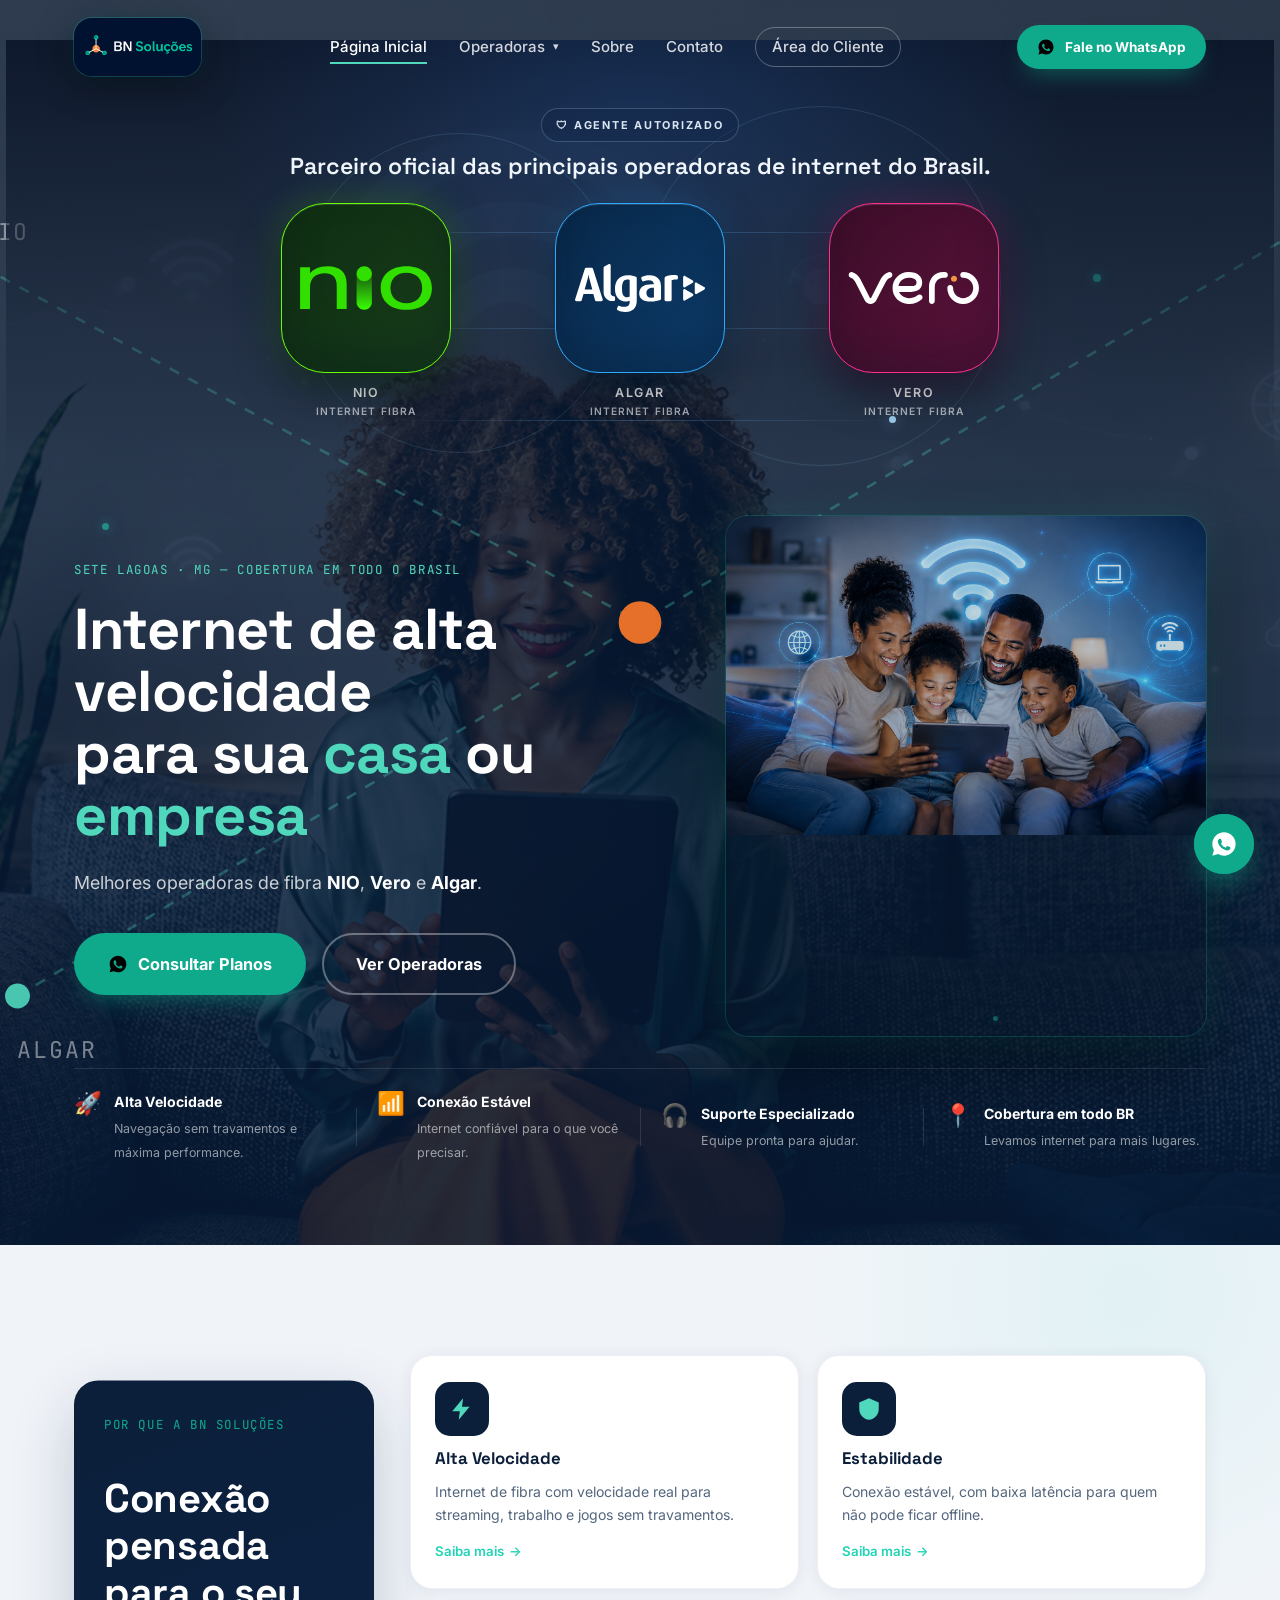
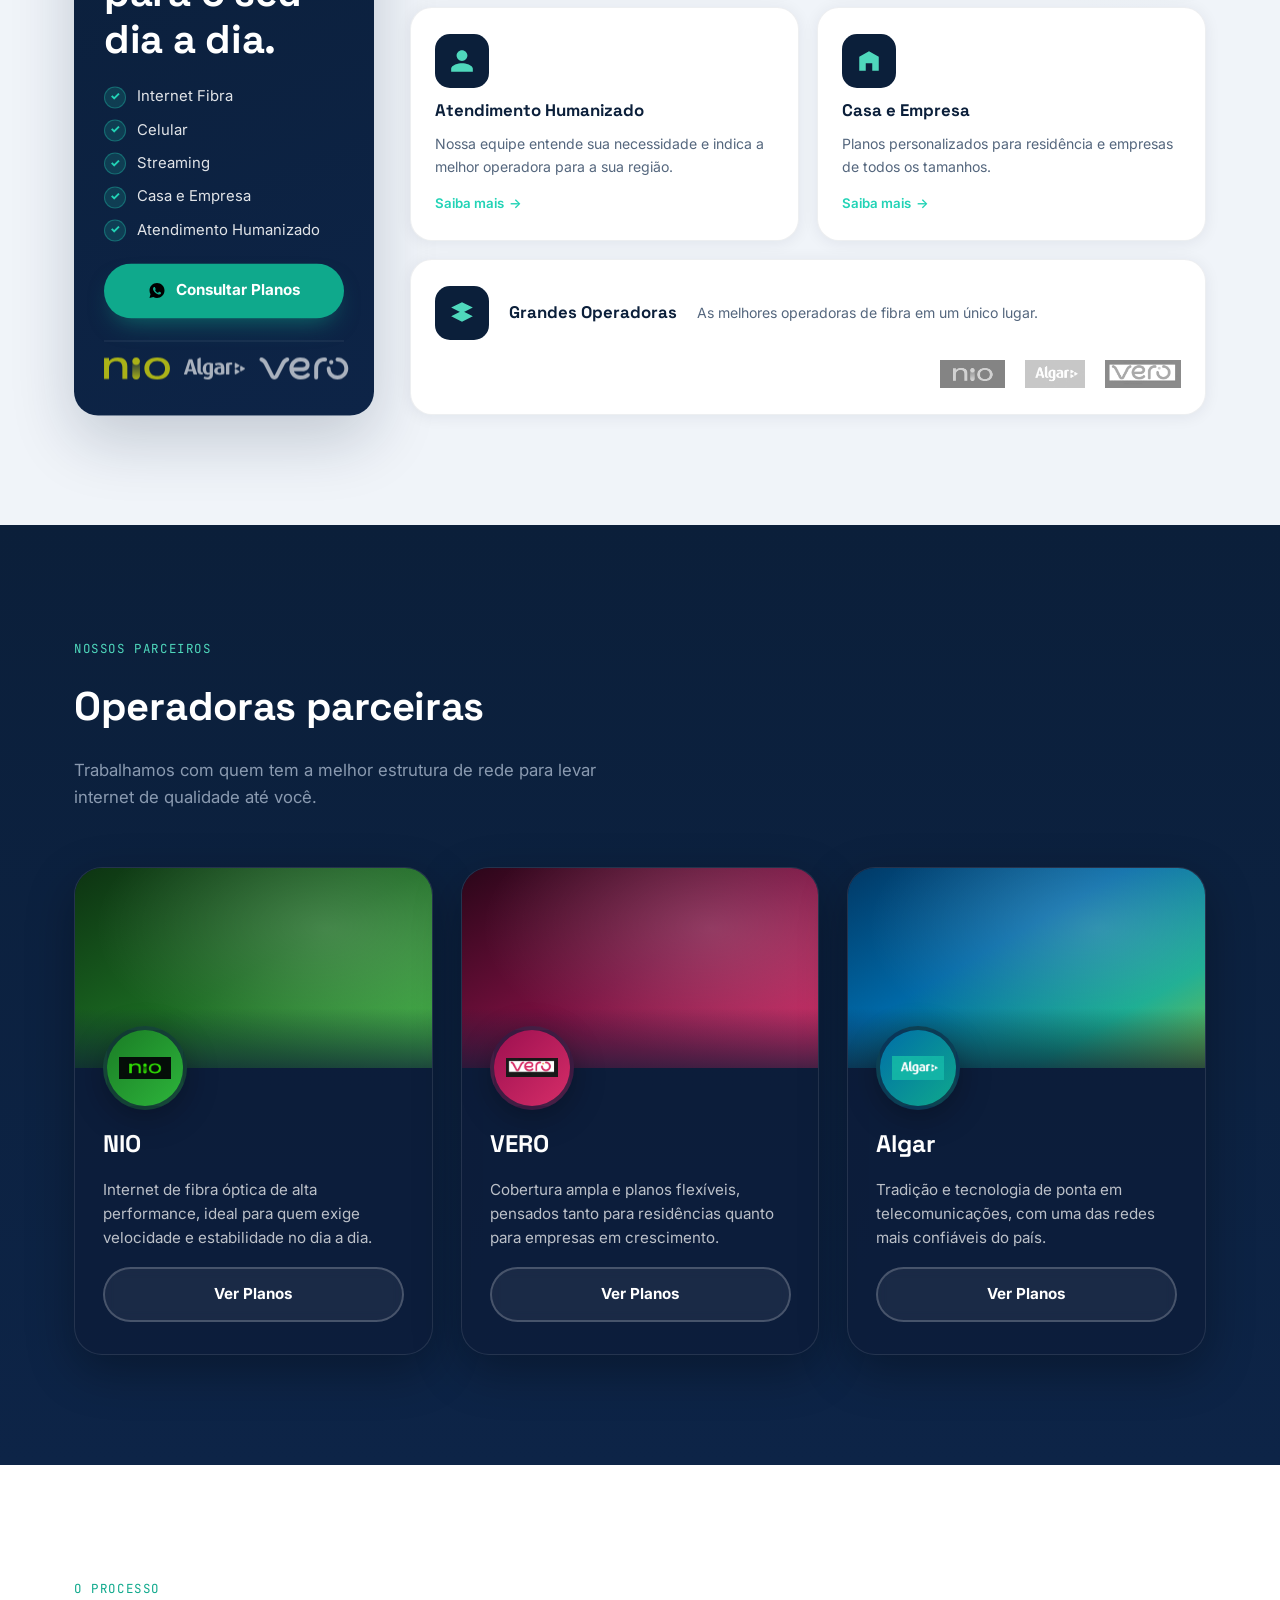
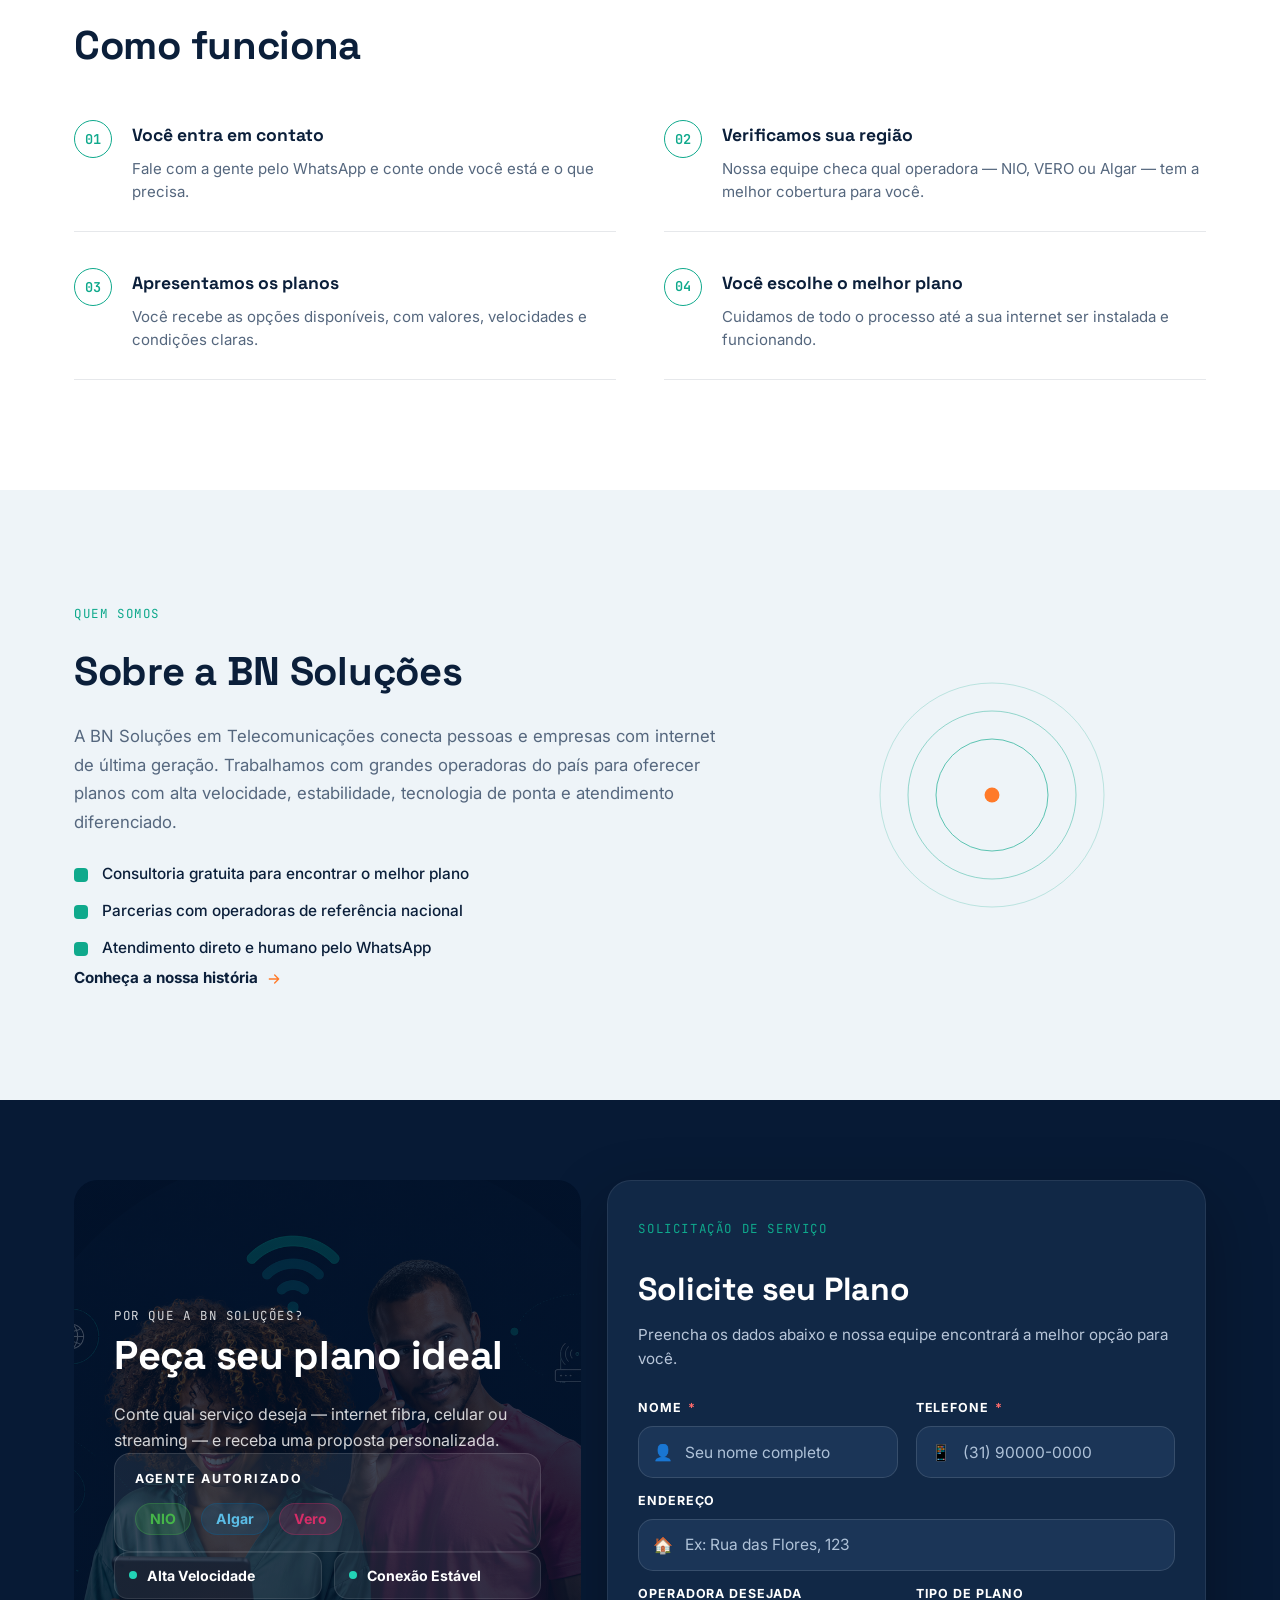
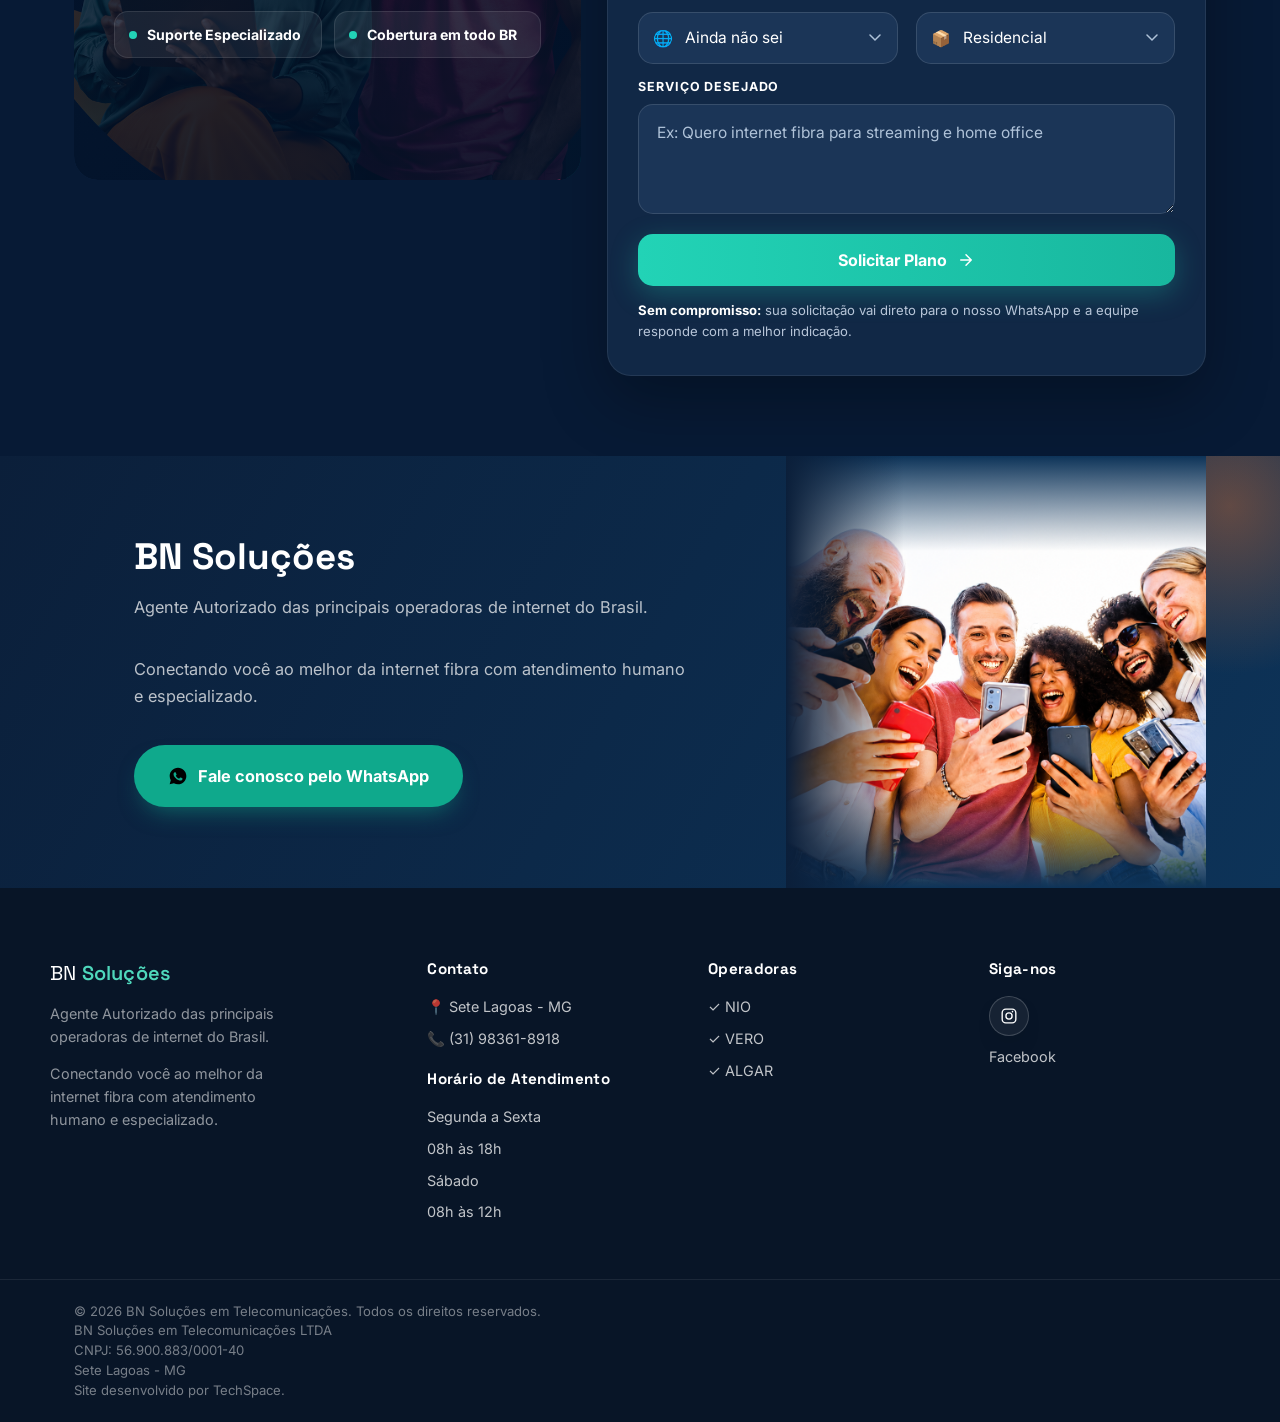
<file: index.html>
﻿<!DOCTYPE html>
<html lang="pt-BR">
<head>
<meta charset="UTF-8">
<meta name="viewport" content="width=device-width, initial-scale=1.0, viewport-fit=cover">
<meta name="theme-color" content="#0B1F3A">
<title>BN Soluções em Telecomunicações | Internet de Alta Velocidade em Sete Lagoas - MG</title>
<meta name="description" content="A BN Soluções conecta você aos melhores planos de internet das operadoras NIO, VERO e Algar. Alta velocidade, estabilidade e atendimento diferenciado em Sete Lagoas - MG.">
<meta name="keywords" content="internet sete lagoas, internet fibra sete lagoas, planos internet, NIO, VERO, Algar, internet de alta velocidade">
<meta name="author" content="BN Soluções em Telecomunicações">
<meta name="robots" content="index, follow, max-snippet:-1, max-image-preview:large, max-video-preview:-1">
<link rel="canonical" href="https://bntelecomunicacoes.com.br/">
<meta property="og:title" content="BN Soluções em Telecomunicações | Internet de Alta Velocidade em Sete Lagoas - MG">
<meta property="og:description" content="Conectamos você aos melhores planos de internet com NIO, VERO e Algar. Preços competitivos e atendimento consultivo.">
<meta property="og:type" content="website">
<meta property="og:url" content="https://bntelecomunicacoes.com.br/">
<meta property="og:image" content="https://bntelecomunicacoes.com.br/imagens/bnlogo.png">
<meta property="og:locale" content="pt_BR">
<meta name="twitter:card" content="summary_large_image">
<meta name="twitter:title" content="BN Soluções em Telecomunicações | Internet de Alta Velocidade">
<meta name="twitter:description" content="Conectamos você aos melhores planos de internet com NIO, VERO e Algar">
<link rel="preconnect" href="https://fonts.googleapis.com">
<link rel="preconnect" href="https://fonts.gstatic.com" crossorigin>
<link href="https://fonts.googleapis.com/css2?family=Space+Grotesk:wght@400;500;600;700&family=Inter:wght@400;500;600;700;800&family=JetBrains+Mono:wght@400;500&display=swap" rel="stylesheet">
<link rel="icon" type="image/png" href="imagens/logotrying.png">
<link rel="apple-touch-icon" href="imagens/logotrying.png">
<link rel="stylesheet" href="style.css">
<script type="application/ld+json">
{
  "@context": "https://schema.org",
  "@type": "LocalBusiness",
  "name": "BN Soluções em Telecomunicações",
  "image": "https://bntelecomunicacoes.com.br/imagens/bnlogo.png",
  "description": "A BN Soluções conecta você aos melhores planos de internet das operadoras NIO, VERO e Algar em Sete Lagoas.",
  "address": {
    "@type": "PostalAddress",
    "addressLocality": "Sete Lagoas",
    "addressRegion": "MG",
    "addressCountry": "BR"
  },
  "contactPoint": {
    "@type": "ContactPoint",
    "contactType": "Customer Service",
    "availableLanguageId": "pt-BR"
  },
  "url": "https://bntelecomunicacoes.com.br"
}
</script>
</head>
<body>

<!-- ===== CURSOR DE SINAL (decorativo) ===== -->
<div class="signal-cursor" aria-hidden="true"></div>
<!-- ===== HEADER ===== -->
<header class="site-header" id="header">
  <div class="container header-inner">
    <a href="#top" class="brand">
      <img src="imagens/bnlogo.png" alt="BN Soluções" class="brand-logo">
    </a>

    <nav class="main-nav" id="main-nav" aria-label="Menu principal">
      <a href="index.html" class="nav-active" aria-current="page">Página Inicial</a>
      <div class="nav-dropdown" id="nav-dropdown">
        <button type="button" class="nav-link dropdown-toggle" id="dropdown-toggle" aria-haspopup="true" aria-expanded="false">
          Operadoras
          <span class="dropdown-arrow" aria-hidden="true">▾</span>
        </button>
        <ul class="dropdown-menu" aria-label="submenu de operadoras">
          <li><a href="index.html#operadoras">Todas operadoras</a></li>
          <li><a href="nio.html">NIO</a></li>
          <li><a href="vero.html">VERO</a></li>
          <li><a href="algar.html">Algar</a></li>
        </ul>
      </div>
      <a href="sobre.html">Sobre</a>
      <a href="contato.html">Contato</a>
      <a href="cliente.html" class="nav-cliente">Área do Cliente</a>
    </nav>

    <div class="header-actions">
      <a class="btn btn-whatsapp btn-sm" href="https://wa.me/5531983618918" target="_blank" rel="noopener">
        <svg class="icon" viewBox="0 0 24 24" width="18" height="18"><path d="M12 2C6.48 2 2 6.48 2 12c0 1.85.5 3.58 1.36 5.07L2 22l5.06-1.33A9.94 9.94 0 0 0 12 22c5.52 0 10-4.48 10-10S17.52 2 12 2Zm5.2 14.2c-.22.62-1.28 1.2-1.77 1.24-.45.05-1.02.07-1.65-.1-.38-.11-.87-.28-1.5-.55-2.64-1.14-4.36-3.8-4.5-3.98-.13-.18-1.08-1.44-1.08-2.74 0-1.3.68-1.94.92-2.2.24-.27.53-.33.7-.33.18 0 .35 0 .5.01.16.01.38-.06.6.46.22.53.75 1.83.82 1.96.07.13.11.29.02.47-.09.18-.14.29-.27.44-.13.16-.28.35-.4.47-.13.13-.27.27-.11.53.15.27.68 1.12 1.46 1.81 1 .89 1.85 1.17 2.11 1.3.27.13.42.11.58-.07.16-.18.68-.79.86-1.06.18-.27.36-.22.6-.13.25.09 1.57.74 1.84.87.27.13.45.2.51.31.07.13.07.72-.15 1.35Z"/></svg>
        Fale no WhatsApp
      </a>
    </div>

    <button class="menu-toggle" id="menu-toggle" aria-label="Abrir menu" aria-expanded="false">
      <span></span><span></span><span></span>
    </button>
  </div>
</header>

<main id="top">

  <!-- ===== HERO ===== -->
  <section class="hero" id="hero">
    <div class="hero-network" id="hero-network" aria-hidden="true">
      <svg viewBox="0 0 1000 700" preserveAspectRatio="xMidYMid slice">
        <line x1="130" y1="150" x2="500" y2="350" class="net-link" style="--d:0"/>
        <line x1="870" y1="130" x2="500" y2="350" class="net-link" style="--d:1"/>
        <line x1="150" y1="560" x2="500" y2="350" class="net-link" style="--d:2"/>
        <line x1="500" y1="350" x2="500" y2="350" class="net-link"/>
        <circle cx="130" cy="150" r="7" class="net-node" style="--d:0"/>
        <circle cx="870" cy="130" r="7" class="net-node" style="--d:1"/>
        <circle cx="150" cy="560" r="7" class="net-node" style="--d:2"/>
        <circle cx="500" cy="350" r="12" class="net-node net-hub"/>
        <text x="130" y="135" class="net-label">NIO</text>
        <text x="870" y="115" class="net-label">VERO</text>
        <text x="150" y="595" class="net-label">ALGAR</text>
      </svg>
    </div>

    <div class="hero-particles" aria-hidden="true">
      <span class="particle particle-1"></span>
      <span class="particle particle-2"></span>
      <span class="particle particle-3"></span>
      <span class="particle particle-4"></span>
    </div>

    <div class="container">

      <!-- ===== AGENTE AUTORIZADO SHOWCASE ===== -->
      <section class="authorized-showcase" aria-label="Agente autorizado das operadoras">
        <div class="authorized-showcase-bg" aria-hidden="true">
          <span class="authorized-line authorized-line-1"></span>
          <span class="authorized-line authorized-line-2"></span>
          <span class="authorized-line authorized-line-3"></span>
          <span class="authorized-node authorized-node-1"></span>
          <span class="authorized-node authorized-node-2"></span>
          <span class="authorized-node authorized-node-3"></span>
          <span class="authorized-wave authorized-wave-1"></span>
          <span class="authorized-wave authorized-wave-2"></span>
        </div>

        <div class="authorized-head">
          <span class="authorized-kicker">🛡 AGENTE AUTORIZADO</span>
          <h2 class="authorized-title">Parceiro oficial das principais operadoras de internet do Brasil.</h2>
        </div>

        <div class="authorized-cards" aria-label="Operadoras parceiras">
          <article class="authorized-item">
            <a href="nio.html" class="authorized-card authorized-card-nio" aria-label="NIO">
              <img src="imagens/nio.svg" alt="NIO" class="authorized-logo" />
            </a>
            <p class="authorized-meta"><strong>NIO</strong><span>Internet Fibra</span></p>
          </article>

          <article class="authorized-item">
            <a href="algar.html" class="authorized-card authorized-card-algar" aria-label="ALGAR">
              <img src="imagens/algar.svg" alt="ALGAR" class="authorized-logo" />
            </a>
            <p class="authorized-meta"><strong>ALGAR</strong><span>Internet Fibra</span></p>
          </article>

          <article class="authorized-item">
            <a href="vero.html" class="authorized-card authorized-card-vero" aria-label="VERO">
              <img src="imagens/vero.svg" alt="VERO" class="authorized-logo" />
            </a>
            <p class="authorized-meta"><strong>VERO</strong><span>Internet Fibra</span></p>
          </article>
        </div>
      </section>

      <!-- ===== HERO GRID ===== -->
      <div class="hero-inner">
        <div class="hero-copy">
          <p class="eyebrow">Sete Lagoas · MG — cobertura em todo o Brasil</p>
          <h1 class="hero-title">
            Internet de alta velocidade<br>
            para sua <span class="highlight">casa</span> ou <span class="highlight">empresa</span>
          </h1>
          <p class="hero-subtitle">
            Melhores operadoras de fibra
            <strong>NIO</strong>, <strong>Vero</strong> e <strong>Algar</strong>.
          </p>
          <div class="hero-actions">
            <a href="https://wa.me/5531983618918" target="_blank" rel="noopener" class="btn btn-whatsapp btn-lg">
              <svg class="icon" viewBox="0 0 24 24" width="20" height="20"><path d="M12 2C6.48 2 2 6.48 2 12c0 1.85.5 3.58 1.36 5.07L2 22l5.06-1.33A9.94 9.94 0 0 0 12 22c5.52 0 10-4.48 10-10S17.52 2 12 2Zm5.2 14.2c-.22.62-1.28 1.2-1.77 1.24-.45.05-1.02.07-1.65-.1-.38-.11-.87-.28-1.5-.55-2.64-1.14-4.36-3.8-4.5-3.98-.13-.18-1.08-1.44-1.08-2.74 0-1.3.68-1.94.92-2.2.24-.27.53-.33.7-.33.18 0 .35 0 .5.01.16.01.38-.06.6.46.22.53.75 1.83.82 1.96.07.13.11.29.02.47-.09.18-.14.29-.27.44-.13.16-.28.35-.4.47-.13.13-.27.27-.11.53.15.27.68 1.12 1.46 1.81 1 .89 1.85 1.17 2.11 1.3.27.13.42.11.58-.07.16-.18.68-.79.86-1.06.18-.27.36-.22.6-.13.25.09 1.57.74 1.84.87.27.13.45.2.51.31.07.13.07.72-.15 1.35Z"/></svg>
              Consultar Planos
            </a>
            <a href="#operadoras" class="btn btn-ghost btn-lg">Ver Operadoras</a>
          </div>
        </div>

        <div class="hero-visual">
          <div class="hero-image-card">
            <img src="imagens/family.png" alt="Pessoas felizes usando internet em seus celulares" />
          </div>
        </div>
      </div>

      <!-- ===== FEATURES ===== -->
      <div class="hero-features">
        <div class="hero-feature">
          <span class="hero-feature-icon" aria-hidden="true">🚀</span>
          <div>
            <strong class="hero-feature-title">Alta Velocidade</strong>
            <span class="hero-feature-desc">Navegação sem travamentos e máxima performance.</span>
          </div>
        </div>
        <span class="feature-divider" aria-hidden="true"></span>
        <div class="hero-feature">
          <span class="hero-feature-icon" aria-hidden="true">📶</span>
          <div>
            <strong class="hero-feature-title">Conexão Estável</strong>
            <span class="hero-feature-desc">Internet confiável para o que você precisar.</span>
          </div>
        </div>
        <span class="feature-divider" aria-hidden="true"></span>
        <div class="hero-feature">
          <span class="hero-feature-icon" aria-hidden="true">🎧</span>
          <div>
            <strong class="hero-feature-title">Suporte Especializado</strong>
            <span class="hero-feature-desc">Equipe pronta para ajudar.</span>
          </div>
        </div>
        <span class="feature-divider" aria-hidden="true"></span>
        <div class="hero-feature">
          <span class="hero-feature-icon" aria-hidden="true">📍</span>
          <div>
            <strong class="hero-feature-title">Cobertura em todo BR</strong>
            <span class="hero-feature-desc">Levamos internet para mais lugares.</span>
          </div>
        </div>
      </div>
    </div>
  </section>

  <!-- ===== BENEFÍCIOS ===== -->
  <section class="section section-benefits" id="beneficios">
    <div class="container">
      <div class="benefits-layout">

        <!-- LEFT: Sticky panel -->
        <aside class="benefits-aside">
          <div class="benefits-aside-card reveal">
            <p class="eyebrow eyebrow-dark">Por que a BN Soluções</p>
            <h2 class="section-title">Conexão pensada<br>para o seu dia a dia.</h2>
            <ul class="benefits-checklist">
              <li><span class="check-icon">&#10003;</span> Internet Fibra</li>
              <li><span class="check-icon">&#10003;</span> Celular</li>
              <li><span class="check-icon">&#10003;</span> Streaming</li>
              <li><span class="check-icon">&#10003;</span> Casa e Empresa</li>
              <li><span class="check-icon">&#10003;</span> Atendimento Humanizado</li>
            </ul>
            <a href="https://wa.me/5531983618918" target="_blank" rel="noopener" class="btn btn-whatsapp">
              <svg class="icon" viewBox="0 0 24 24" width="18" height="18"><path d="M12 2C6.48 2 2 6.48 2 12c0 1.85.5 3.58 1.36 5.07L2 22l5.06-1.33A9.94 9.94 0 0 0 12 22c5.52 0 10-4.48 10-10S17.52 2 12 2Zm5.2 14.2c-.22.62-1.28 1.2-1.77 1.24-.45.05-1.02.07-1.65-.1-.38-.11-.87-.28-1.5-.55-2.64-1.14-4.36-3.8-4.5-3.98-.13-.18-1.08-1.44-1.08-2.74 0-1.3.68-1.94.92-2.2.24-.27.53-.33.7-.33.18 0 .35 0 .5.01.16.01.38-.06.6.46.22.53.75 1.83.82 1.96.07.13.11.29.02.47-.09.18-.14.29-.27.44-.13.16-.28.35-.4.47-.13.13-.27.27-.11.53.15.27.68 1.12 1.46 1.81 1 .89 1.85 1.17 2.11 1.3.27.13.42.11.58-.07.16-.18.68-.79.86-1.06.18-.27.36-.22.6-.13.25.09 1.57.74 1.84.87.27.13.45.2.51.31.07.13.07.72-.15 1.35Z"/></svg>
              Consultar Planos
            </a>
            <div class="benefits-partner-logos">
              <img src="imagens/nio.svg" alt="NIO" />
              <img src="imagens/algar.svg" alt="Algar" />
              <img src="imagens/vero.svg" alt="Vero" />
            </div>
          </div>
        </aside>

        <!-- RIGHT: Premium cards -->
        <div class="benefits-grid">

          <div class="benefit-card-premium reveal">
            <div class="benefit-card-accent"></div>
            <div class="benefit-card-icon-wrap">
              <svg viewBox="0 0 24 24" width="26" height="26"><path d="M13 2 3 14h7l-1 8 10-12h-7l1-8Z"/></svg>
            </div>
            <h3>Alta Velocidade</h3>
            <p>Internet de fibra com velocidade real para streaming, trabalho e jogos sem travamentos.</p>
            <a href="#solicitar-plano" class="benefit-card-link">Saiba mais <span>&rarr;</span></a>
          </div>

          <div class="benefit-card-premium reveal">
            <div class="benefit-card-accent"></div>
            <div class="benefit-card-icon-wrap">
              <svg viewBox="0 0 24 24" width="26" height="26"><path d="M12 2 3 6v6c0 5 3.8 9.4 9 10 5.2-.6 9-5 9-10V6l-9-4Z"/></svg>
            </div>
            <h3>Estabilidade</h3>
            <p>Conexão estável, com baixa latência para quem não pode ficar offline.</p>
            <a href="#solicitar-plano" class="benefit-card-link">Saiba mais <span>&rarr;</span></a>
          </div>

          <div class="benefit-card-premium reveal">
            <div class="benefit-card-accent"></div>
            <div class="benefit-card-icon-wrap">
              <svg viewBox="0 0 24 24" width="26" height="26"><path d="M12 12c2.7 0 5-2.3 5-5s-2.3-5-5-5-5 2.3-5 5 2.3 5 5 5Zm0 2c-3.3 0-10 1.7-10 5v3h20v-3c0-3.3-6.7-5-10-5Z"/></svg>
            </div>
            <h3>Atendimento Humanizado</h3>
            <p>Nossa equipe entende sua necessidade e indica a melhor operadora para a sua região.</p>
            <a href="#solicitar-plano" class="benefit-card-link">Saiba mais <span>&rarr;</span></a>
          </div>

          <div class="benefit-card-premium reveal">
            <div class="benefit-card-accent"></div>
            <div class="benefit-card-icon-wrap">
              <svg viewBox="0 0 24 24" width="26" height="26"><path d="M3 21V8l9-5 9 5v13h-6v-7H9v7H3Z"/></svg>
            </div>
            <h3>Casa e Empresa</h3>
            <p>Planos personalizados para residência e empresas de todos os tamanhos.</p>
            <a href="#solicitar-plano" class="benefit-card-link">Saiba mais <span>&rarr;</span></a>
          </div>

          <div class="benefit-card-premium benefit-card-operators reveal">
            <div class="benefit-card-accent"></div>
            <div class="benefit-card-icon-wrap">
              <svg viewBox="0 0 24 24" width="26" height="26"><path d="M12 2 2 7l10 5 10-5-10-5Zm0 8L2 15l10 5 10-5-10-5Z"/></svg>
            </div>
            <h3>Grandes Operadoras</h3>
            <p>As melhores operadoras de fibra em um único lugar.</p>
            <div class="benefit-operators-logos">
              <a href="nio.html"><img src="imagens/niologo.png" alt="NIO" /></a>
              <a href="algar.html"><img src="imagens/algarlogo.png" alt="Algar" /></a>
              <a href="vero.html"><img src="imagens/verologo.png" alt="Vero" /></a>
            </div>
          </div>

        </div>
      </div>
    </div>
  </section>

  <!-- ===== OPERADORAS ===== -->
  <section class="section section-dark" id="operadoras">
    <div class="container">
      <p class="eyebrow">Nossos parceiros</p>
      <h2 class="section-title section-title-light">Operadoras parceiras</h2>
      <p class="section-lead">Trabalhamos com quem tem a melhor estrutura de rede para levar internet de qualidade até você.</p>

      <div class="operators-grid">
        <article class="operator-card operator-card-premium" data-op="nio">
          <div class="operator-card-media" aria-hidden="true"></div>
          <div class="operator-card-body">
            <div class="operator-logo-circle" data-op="nio">
              <img src="imagens/niologo.png" alt="Logo NIO" />
            </div>
            <h3>NIO</h3>
            <p>Internet de fibra óptica de alta performance, ideal para quem exige velocidade e estabilidade no dia a dia.</p>
            <a href="nio.html" class="btn btn-outline">Ver Planos</a>
          </div>
        </article>
        <article class="operator-card operator-card-premium" data-op="vero">
          <div class="operator-card-media" aria-hidden="true"></div>
          <div class="operator-card-body">
            <div class="operator-logo-circle" data-op="vero">
              <img src="imagens/verologo.png" alt="Logo Vero" />
            </div>
            <h3>VERO</h3>
            <p>Cobertura ampla e planos flexíveis, pensados tanto para residências quanto para empresas em crescimento.</p>
            <a href="vero.html" class="btn btn-outline">Ver Planos</a>
          </div>
        </article>
        <article class="operator-card operator-card-premium" data-op="algar">
          <div class="operator-card-media" aria-hidden="true"></div>
          <div class="operator-card-body">
            <div class="operator-logo-circle" data-op="algar">
              <img src="imagens/algarlogo.png" alt="Logo Algar" />
            </div>
            <h3>Algar</h3>
            <p>Tradição e tecnologia de ponta em telecomunicações, com uma das redes mais confiáveis do país.</p>
            <a href="algar.html" class="btn btn-outline">Ver Planos</a>
          </div>
        </article>
      </div>
    </div>
  </section>

  <!-- ===== COMO FUNCIONA ===== -->
  <section class="section" id="como-funciona">
    <div class="container">
      <p class="eyebrow eyebrow-dark">O processo</p>
      <h2 class="section-title">Como funciona</h2>

      <div class="steps">
        <div class="step reveal">
          <span class="step-index">01</span>
          <div class="step-body">
            <h3>Você entra em contato</h3>
            <p>Fale com a gente pelo WhatsApp e conte onde você está e o que precisa.</p>
          </div>
        </div>
        <div class="step reveal">
          <span class="step-index">02</span>
          <div class="step-body">
            <h3>Verificamos sua região</h3>
            <p>Nossa equipe checa qual operadora — NIO, VERO ou Algar — tem a melhor cobertura para você.</p>
          </div>
        </div>
        <div class="step reveal">
          <span class="step-index">03</span>
          <div class="step-body">
            <h3>Apresentamos os planos</h3>
            <p>Você recebe as opções disponíveis, com valores, velocidades e condições claras.</p>
          </div>
        </div>
        <div class="step reveal">
          <span class="step-index">04</span>
          <div class="step-body">
            <h3>Você escolhe o melhor plano</h3>
            <p>Cuidamos de todo o processo até a sua internet ser instalada e funcionando.</p>
          </div>
        </div>
      </div>
    </div>
  </section>

  <!-- ===== SOBRE ===== -->
  <section class="section section-about" id="sobre">
    <div class="container about-inner">
      <div class="about-text">
        <p class="eyebrow eyebrow-dark">Quem somos</p>
        <h2 class="section-title">Sobre a BN Soluções</h2>
        <p class="about-lead">
          A BN Soluções em Telecomunicações conecta pessoas e empresas com internet de última geração.
          Trabalhamos com grandes operadoras do país para oferecer planos com alta velocidade,
          estabilidade, tecnologia de ponta e atendimento diferenciado.
        </p>
        <ul class="about-list">
          <li>Consultoria gratuita para encontrar o melhor plano</li>
          <li>Parcerias com operadoras de referência nacional</li>
          <li>Atendimento direto e humano pelo WhatsApp</li>
        </ul>
        <a href="sobre.html" class="link-more">
          Conheça a nossa história
          <svg viewBox="0 0 24 24" width="16" height="16"><path d="M5 12h14M13 6l6 6-6 6"/></svg>
        </a>
      </div>
      <div class="about-visual" aria-hidden="true">
        <svg viewBox="0 0 300 300">
          <circle cx="150" cy="150" r="120" class="ring ring-1"/>
          <circle cx="150" cy="150" r="90" class="ring ring-2"/>
          <circle cx="150" cy="150" r="60" class="ring ring-3"/>
          <circle cx="150" cy="150" r="8" class="ring-core"/>
        </svg>
      </div>
    </div>
  </section>

  <!-- ===== FORMULÁRIO DE SERVIÇO ===== -->
  <section class="section section-form" id="solicitar-plano">
    <div class="container">
      <div class="form-panel">

        <!-- Form side — first in DOM so it appears first on mobile -->
        <div class="form-content">
          <div class="form-header">
            <p class="eyebrow eyebrow-dark">Solicitação de serviço</p>
            <h2 class="form-main-title">Solicite seu Plano</h2>
            <p class="form-main-subtitle">Preencha os dados abaixo e nossa equipe encontrará a melhor opção para você.</p>
          </div>
          <form id="service-form" class="service-form">
            <div class="form-grid-2">
              <div class="form-row">
                <label for="nome">Nome <span class="required-asterisk">*</span></label>
                <div class="input-icon-wrap">
                  <span class="input-icon" aria-hidden="true">👤</span>
                  <input type="text" id="nome" name="nome" placeholder="Seu nome completo" required>
                </div>
                <div class="form-error-msg"></div>
              </div>
              <div class="form-row">
                <label for="telefone">Telefone <span class="required-asterisk">*</span></label>
                <div class="input-icon-wrap">
                  <span class="input-icon" aria-hidden="true">📱</span>
                  <input type="tel" id="telefone" name="telefone" placeholder="(31) 90000-0000" required>
                </div>
                <div class="form-error-msg"></div>
              </div>
            </div>
            <div class="form-row">
              <label for="endereco">Endereço</label>
              <div class="input-icon-wrap">
                <span class="input-icon" aria-hidden="true">🏠</span>
                <input type="text" id="endereco" name="endereco" placeholder="Ex: Rua das Flores, 123">
              </div>
              <div class="form-error-msg"></div>
            </div>
            <div class="form-grid-2">
              <div class="form-row">
                <label for="operadora">Operadora desejada</label>
                <div class="input-icon-wrap">
                  <span class="input-icon" aria-hidden="true">🌐</span>
                  <select id="operadora" name="operadora">
                    <option value="Ainda não sei">Ainda não sei</option>
                    <option value="NIO">NIO</option>
                    <option value="VERO">VERO</option>
                    <option value="Algar">Algar</option>
                  </select>
                </div>
                <div class="form-error-msg"></div>
              </div>
              <div class="form-row">
                <label for="tipo">Tipo de plano</label>
                <div class="input-icon-wrap">
                  <span class="input-icon" aria-hidden="true">📦</span>
                  <select id="tipo" name="tipo">
                    <option value="Residencial">Residencial</option>
                    <option value="Empresarial">Empresarial</option>
                    <option value="Streaming">Só streaming</option>
                    <option value="Celular">Celular</option>
                  </select>
                </div>
                <div class="form-error-msg"></div>
              </div>
            </div>
            <div class="form-row" id="area-cobertura-row" hidden>
              <label for="area-cobertura">Área atendida pela operadora selecionada</label>
              <div class="input-icon-wrap">
                <span class="input-icon" aria-hidden="true"></span>
                <select id="area-cobertura" name="area_cobertura">
                  <option value="">Selecione sua área</option>
                </select>
              </div>
              <div class="form-error-msg"></div>
              <p class="form-note" id="area-cobertura-note" style="margin-top:8px;">As áreas de cobertura serão atualizadas em breve pela BN Soluções.</p>
            </div>
            <div class="form-row">
              <label for="servico">Serviço desejado</label>
              <textarea id="servico" name="servico" placeholder="Ex: Quero internet fibra para streaming e home office" rows="3"></textarea>
              <div class="form-error-msg"></div>
            </div>
            <button type="submit" class="btn-form-submit">
              Solicitar Plano
              <svg viewBox="0 0 24 24" width="18" height="18" fill="none" stroke="currentColor" stroke-width="2" stroke-linecap="round" stroke-linejoin="round" aria-hidden="true"><path d="M5 12h14M12 5l7 7-7 7"/></svg>
            </button>
            <p class="form-note"><strong>Sem compromisso:</strong> sua solicitação vai direto para o nosso WhatsApp e a equipe responde com a melhor indicação.</p>
          </form>
        </div>

        <!-- Visual panel — CSS order:-1 keeps it on the LEFT on desktop -->
        <div class="form-visual">
          <div class="form-copy">
            <p class="eyebrow eyebrow-dark">Por que a BN Soluções?</p>
            <h2 class="section-title">Peça seu plano ideal</h2>
            <p>Conte qual serviço deseja — internet fibra, celular ou streaming — e receba uma proposta personalizada.</p>
            <div class="authorized-strip">
              <span class="authorized-badge">Agente autorizado</span>
              <div class="authorized-pill-group">
                <span class="operator-pill operator-pill-nio">NIO</span>
                <span class="operator-pill operator-pill-algar">Algar</span>
                <span class="operator-pill operator-pill-vero">Vero</span>
              </div>
            </div>
            <div class="form-benefits-grid">
              <div class="form-benefit-item">
                <span class="benefit-dot"></span>
                <strong>Alta Velocidade</strong>
              </div>
              <div class="form-benefit-item">
                <span class="benefit-dot"></span>
                <strong>Conexão Estável</strong>
              </div>
              <div class="form-benefit-item">
                <span class="benefit-dot"></span>
                <strong>Suporte Especializado</strong>
              </div>
              <div class="form-benefit-item">
                <span class="benefit-dot"></span>
                <strong>Cobertura em todo BR</strong>
              </div>
            </div>
          </div>
        </div>

      </div>
    </div>
  </section>

  <!-- ===== CTA FINAL ===== -->
  <section class="cta-final" id="contato">
    <div class="container cta-final-inner">
      <div class="cta-final-copy">
        <h2>BN Soluções</h2>
        <p>Agente Autorizado das principais operadoras de internet do Brasil.</p>
        <p>Conectando você ao melhor da internet fibra com atendimento humano e especializado.</p>
        <a href="https://wa.me/5531983618918?text=Ol%C3%A1!%20Quero%20encontrar%20o%20melhor%20plano%20de%20internet." target="_blank" rel="noopener" class="btn btn-whatsapp btn-lg">
          <svg class="icon" viewBox="0 0 24 24" width="20" height="20"><path d="M12 2C6.48 2 2 6.48 2 12c0 1.85.5 3.58 1.36 5.07L2 22l5.06-1.33A9.94 9.94 0 0 0 12 22c5.52 0 10-4.48 10-10S17.52 2 12 2Zm5.2 14.2c-.22.62-1.28 1.2-1.77 1.24-.45.05-1.02.07-1.65-.1-.38-.11-.87-.28-1.5-.55-2.64-1.14-4.36-3.8-4.5-3.98-.13-.18-1.08-1.44-1.08-2.74 0-1.3.68-1.94.92-2.2.24-.27.53-.33.7-.33.18 0 .35 0 .5.01.16.01.38-.06.6.46.22.53.75 1.83.82 1.96.07.13.11.29.02.47-.09.18-.14.29-.27.44-.13.16-.28.35-.4.47-.13.13-.27.27-.11.53.15.27.68 1.12 1.46 1.81 1 .89 1.85 1.17 2.11 1.3.27.13.42.11.58-.07.16-.18.68-.79.86-1.06.18-.27.36-.22.6-.13.25.09 1.57.74 1.84.87.27.13.45.2.51.31.07.13.07.72-.15 1.35Z"/></svg>
          Fale conosco pelo WhatsApp
        </a>
      </div>
      <div class="cta-final-image">
        <img src="imagens/peoplephonesonhands.png" alt="Pessoas satisfeitas com internet de alta velocidade" />
      </div>
    </div>
  </section>

</main>

<!-- ===== FOOTER ===== -->
<footer class="site-footer">
  <div class="container footer-inner">
    <div class="footer-brand">
      <span class="brand-text footer-brand-text">BN <strong>Soluções</strong></span>
      <p>Agente Autorizado das principais operadoras de internet do Brasil.</p>
      <p>Conectando você ao melhor da internet fibra com atendimento humano e especializado.</p>
    </div>

    <div class="footer-col">
      <h4>Contato</h4>
      <p>📍 Sete Lagoas - MG</p>
      <p><a href="https://wa.me/5531983618918" target="_blank" rel="noopener">📞 (31) 98361-8918</a></p>
      <h4 style="margin-top:18px;">Horário de Atendimento</h4>
      <p>Segunda a Sexta</p>
      <p>08h às 18h</p>
      <p>Sábado</p>
      <p>08h às 12h</p>
    </div>

    <div class="footer-col">
      <h4>Operadoras</h4>
      <p>✓ <a href="nio.html">NIO</a></p>
      <p>✓ <a href="vero.html">VERO</a></p>
      <p>✓ <a href="algar.html">ALGAR</a></p>
    </div>

    <div class="footer-col">
      <h4>Siga-nos</h4>
      <p><a class="footer-social-link" href="https://www.instagram.com/bn_solucoes_em_telecom?igsh=MWhiN2R0YjNvcnEyZA%3D%3D&utm_source=qr" target="Instagram" rel="Instagram">Instagram</a></p>
      <p><a href="https://www.facebook.com/" target="_blank" rel="noopener">Facebook</a></p>
    </div>
  </div>
  <div class="footer-bottom">
    <div class="container">
      <p>&copy; 2026 BN Soluções em Telecomunicações. Todos os direitos reservados.</p>
      <p>BN Soluções em Telecomunicações LTDA<br>CNPJ: 56.900.883/0001-40<br>Sete Lagoas - MG</p>
      <p>Site desenvolvido por TechSpace.</p>
    </div>
  </div>
</footer>

<!-- ===== BOTÃO FLUTUANTE WHATSAPP ===== -->
<a href="https://wa.me/5531983618918" target="_blank" rel="noopener" class="float-whatsapp" aria-label="Falar no WhatsApp">
  <svg viewBox="0 0 24 24" width="28" height="28"><path d="M12 2C6.48 2 2 6.48 2 12c0 1.85.5 3.58 1.36 5.07L2 22l5.06-1.33A9.94 9.94 0 0 0 12 22c5.52 0 10-4.48 10-10S17.52 2 12 2Zm5.2 14.2c-.22.62-1.28 1.2-1.77 1.24-.45.05-1.02.07-1.65-.1-.38-.11-.87-.28-1.5-.55-2.64-1.14-4.36-3.8-4.5-3.98-.13-.18-1.08-1.44-1.08-2.74 0-1.3.68-1.94.92-2.2.24-.27.53-.33.7-.33.18 0 .35 0 .5.01.16.01.38-.06.6.46.22.53.75 1.83.82 1.96.07.13.11.29.02.47-.09.18-.14.29-.27.44-.13.16-.28.35-.4.47-.13.13-.27.27-.11.53.15.27.68 1.12 1.46 1.81 1 .89 1.85 1.17 2.11 1.3.27.13.42.11.58-.07.16-.18.68-.79.86-1.06.18-.27.36-.22.6-.13.25.09 1.57.74 1.84.87.27.13.45.2.51.31.07.13.07.72-.15 1.35Z"/></svg>
</a>

<script src="script.js"></script>
</body>
</html>
</file>
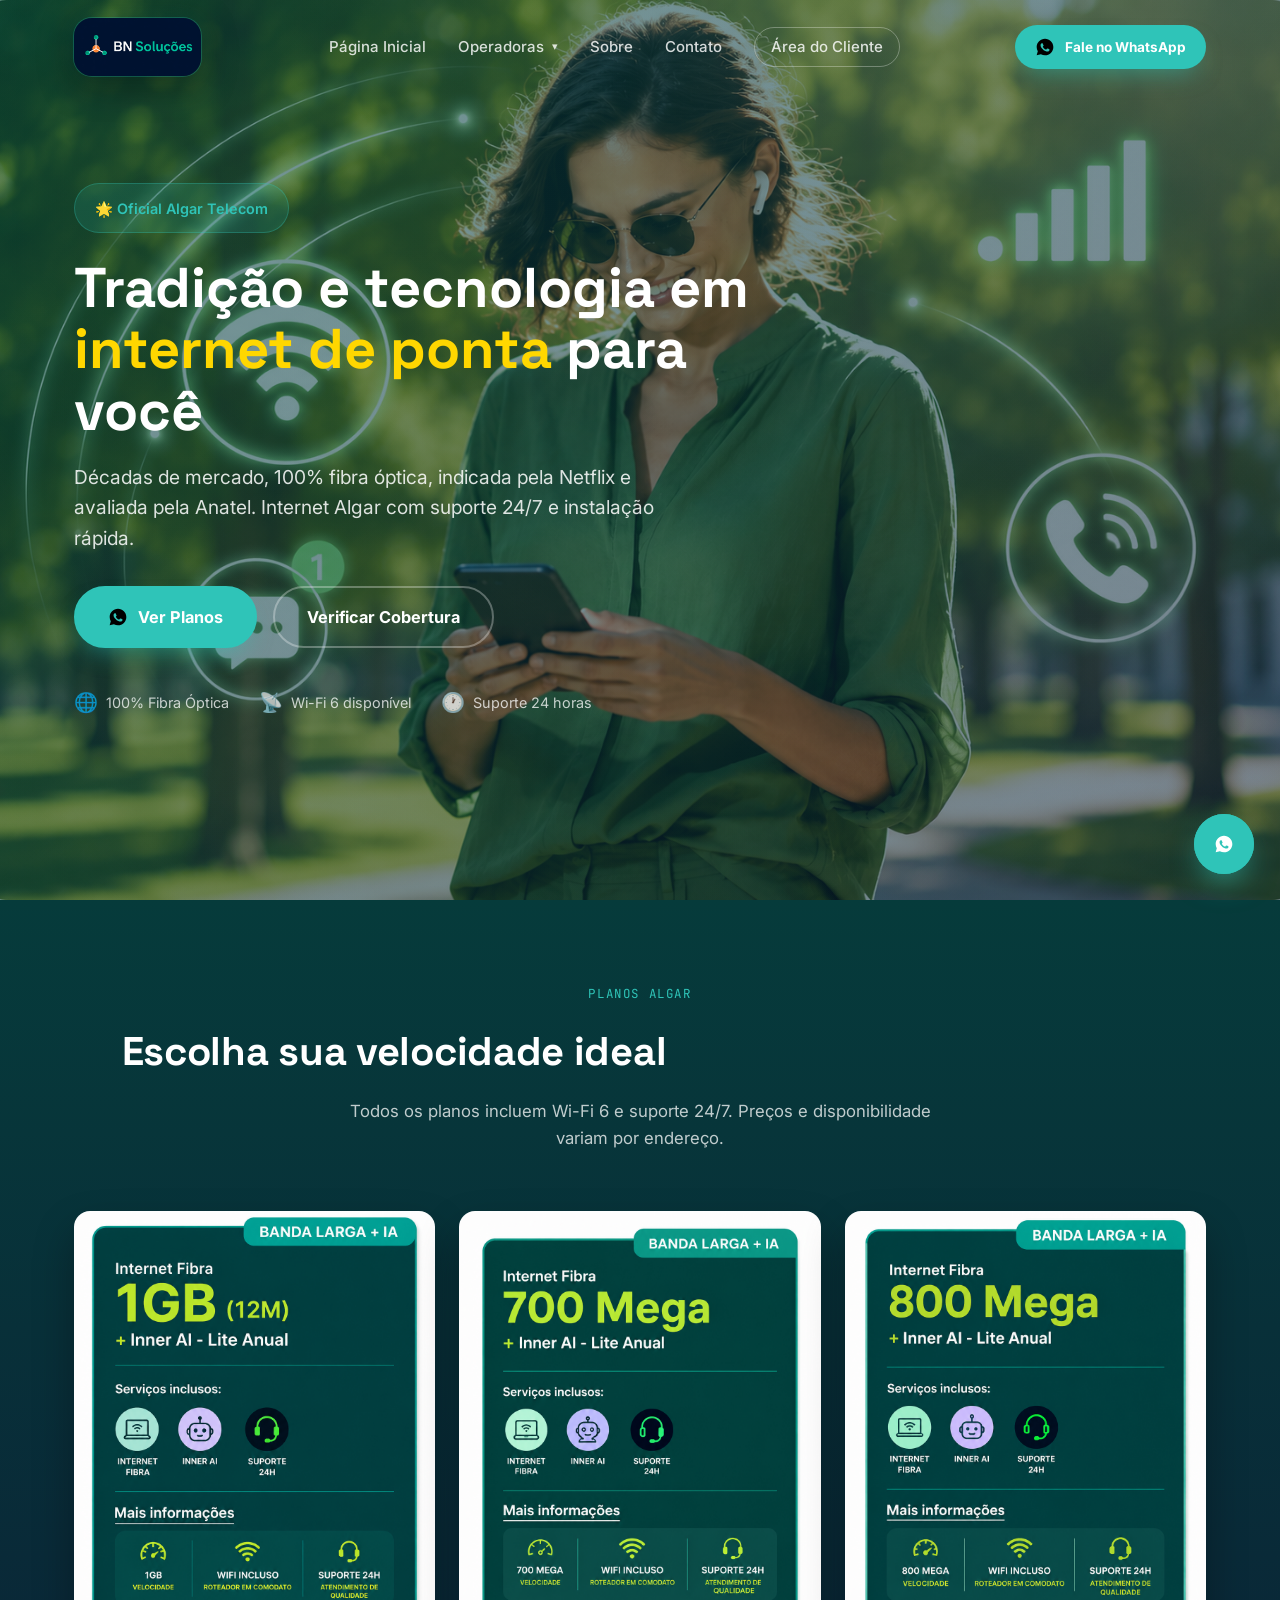
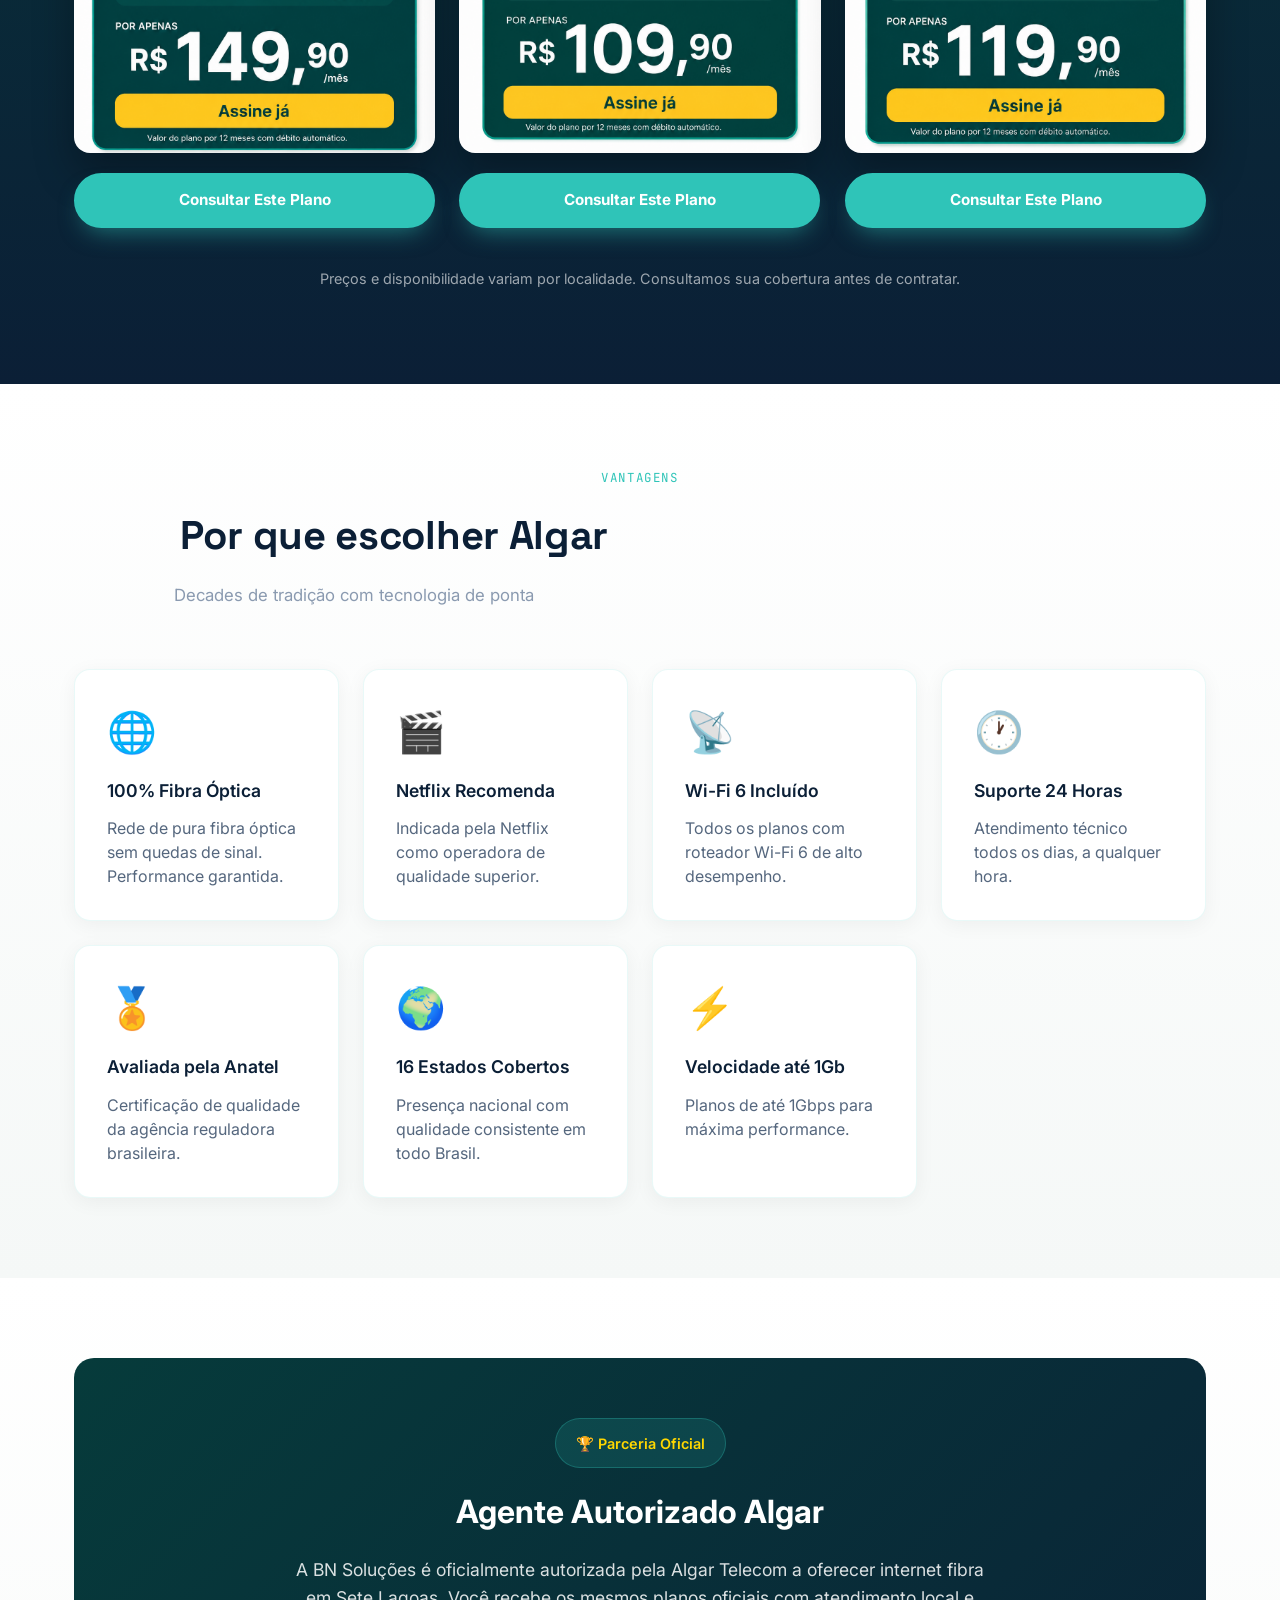
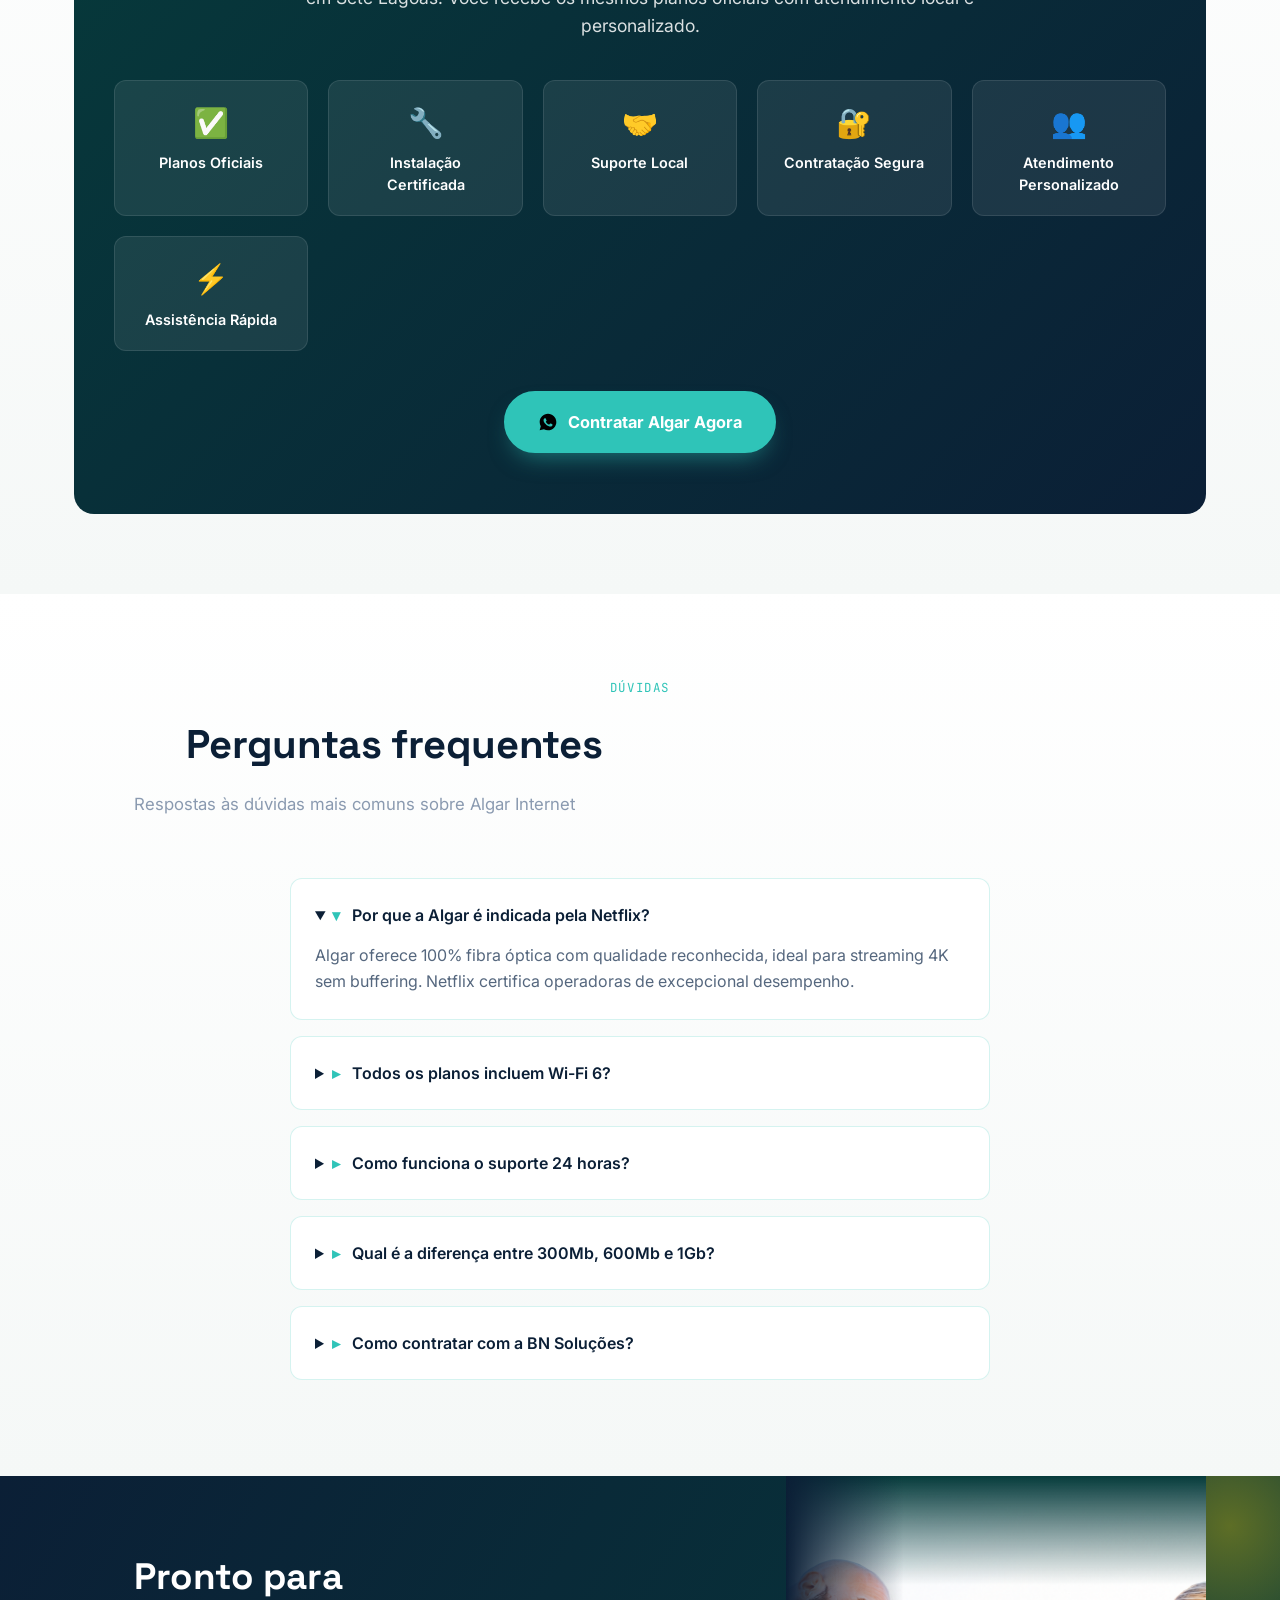
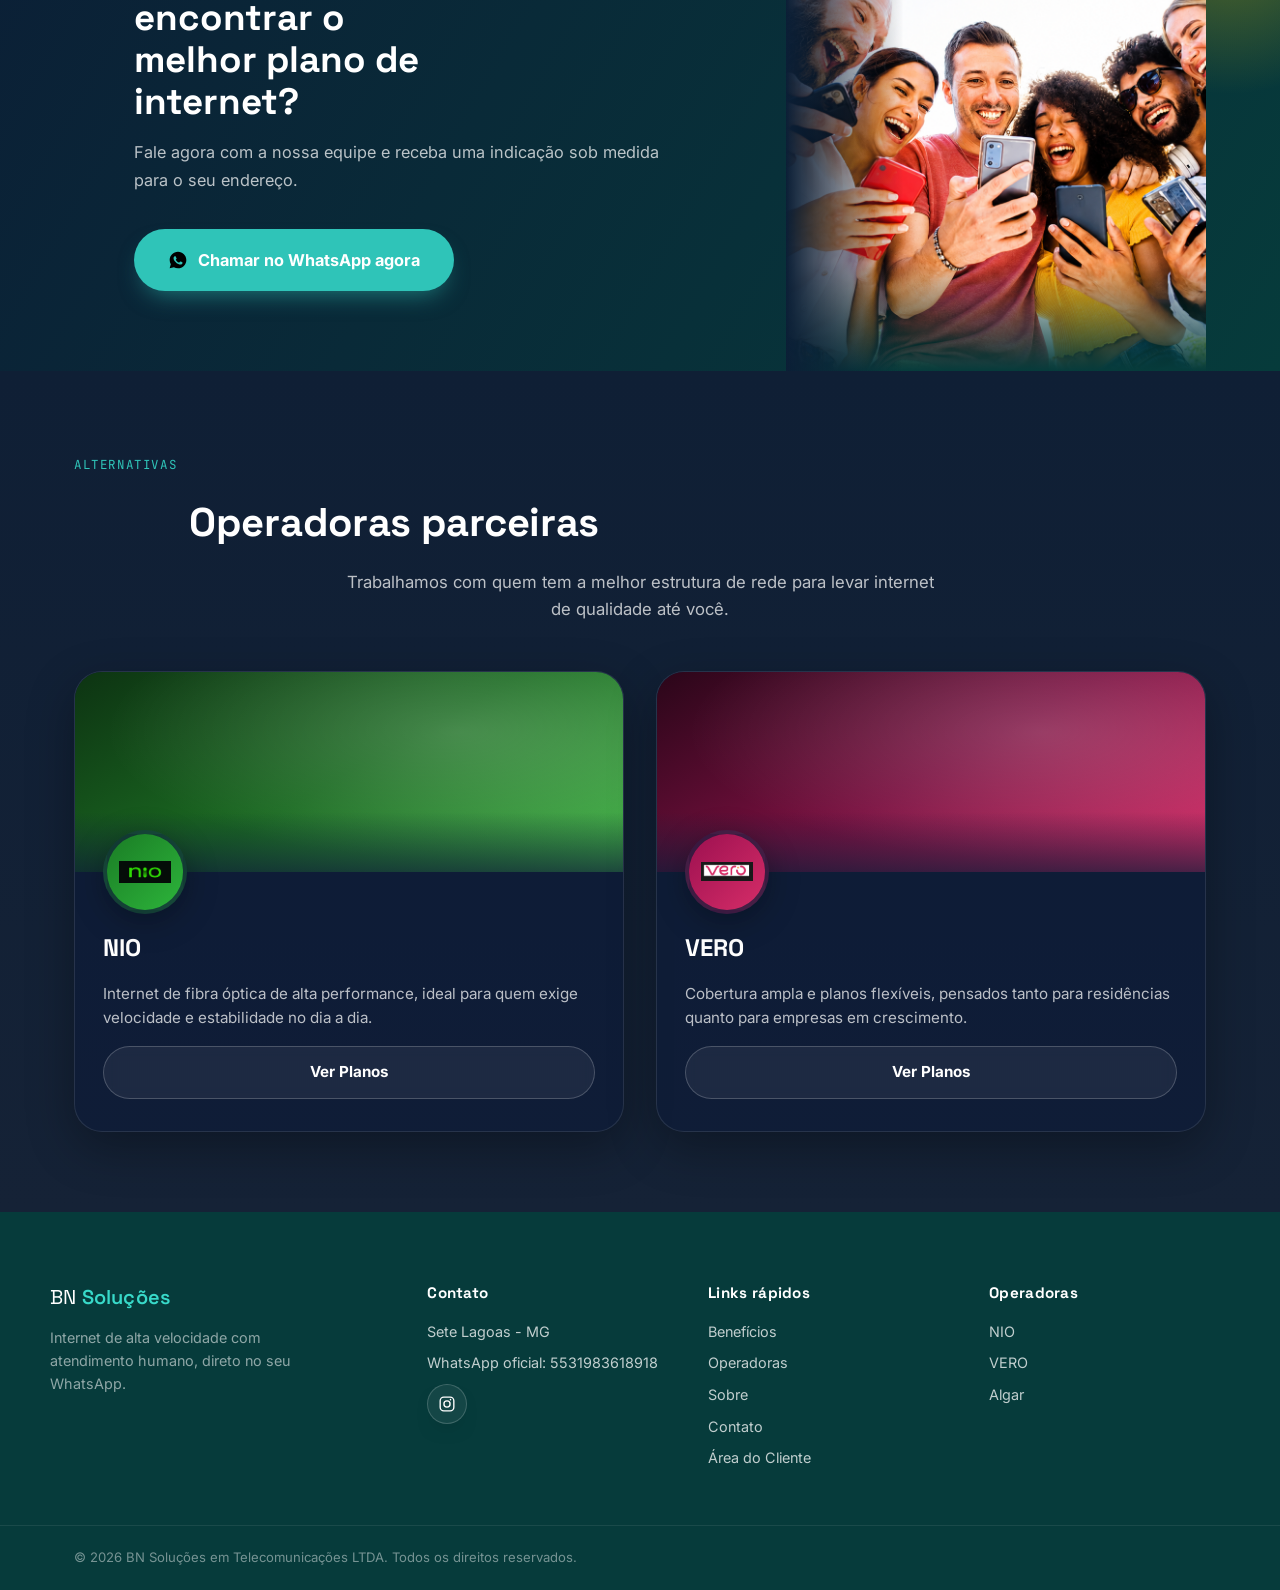
<file: algar.html>
<!DOCTYPE html>
<html lang="pt-BR">
<head>
<meta charset="UTF-8">
<meta name="viewport" content="width=device-width, initial-scale=1.0, viewport-fit=cover">
<meta name="theme-color" content="#2EC4B6">
<title>Algar Internet Fibra Corporativa | Sete Lagoas | BN Soluções</title>
<meta name="description" content="Contrate a internet fibra da Algar Telecom em Sete Lagoas com a BN Soluções: tradição, tecnologia de ponta, 100% fibra e suporte 24h.">
<meta name="keywords" content="Algar internet, fibra corporativa, internet sete lagoas, Algar telecom, internet fibra empresarial">
<meta name="author" content="BN Soluções em Telecomunicações">
<meta name="robots" content="index, follow, max-snippet:-1, max-image-preview:large, max-video-preview:-1">
<link rel="canonical" href="https://bntelecomunicacoes.com.br/algar.html">
<meta property="og:title" content="Algar Internet Fibra | Tradição e Tecnologia em Telecomunicações">
<meta property="og:description" content="Internet fibra Algar em Sete Lagoas. 100% fibra óptica, suporte 24/7 e instalação rápida. Consulte com BN Soluções.">
<meta property="og:type" content="website">
<meta property="og:url" content="https://bntelecomunicacoes.com.br/algar.html">
<meta property="og:image" content="https://bntelecomunicacoes.com.br/imagens/algarlogo.png">
<meta property="og:locale" content="pt_BR">
<meta name="twitter:card" content="summary_large_image">
<link rel="preconnect" href="https://fonts.googleapis.com">
<link rel="preconnect" href="https://fonts.gstatic.com" crossorigin>
<link href="https://fonts.googleapis.com/css2?family=Space+Grotesk:wght@400;500;600;700&family=Inter:wght@400;500;600;700;800&family=JetBrains+Mono:wght@400;500&display=swap" rel="stylesheet">
<link rel="icon" type="image/png" href="imagens/logotrying.png">
<link rel="apple-touch-icon" href="imagens/logotrying.png">
<link rel="stylesheet" href="style.css">
<script type="application/ld+json">
{
  "@context": "https://schema.org",
  "@type": "BreadcrumbList",
  "itemListElement": [
    {"@type": "ListItem", "position": 1, "name": "Home", "item": "https://bntelecomunicacoes.com.br"},
    {"@type": "ListItem", "position": 2, "name": "Algar", "item": "https://bntelecomunicacoes.com.br/algar.html"}
  ]
}
</script>
<script type="application/ld+json">
{
  "@context": "https://schema.org",
  "@type": "LocalBusiness",
  "name": "Algar Telecom - BN Soluções em Telecomunicações",
  "image": "https://bntelecomunicacoes.com.br/imagens/algarlogo.png",
  "description": "Internet fibra óptica Algar em Sete Lagoas. 100% fibra, suporte 24/7 e instalação rápida.",
  "address": {
    "@type": "PostalAddress",
    "addressLocality": "Sete Lagoas",
    "addressRegion": "MG",
    "addressCountry": "BR"
  },
  "url": "https://bntelecomunicacoes.com.br/algar.html"
}
</script>
<style>
  :root {
    /* Primary Brand Colors */
    --teal-primary: #2EC4B6;
    --teal-primary-rgb: 46,196,182;
    --teal-hover: #24B3A6;
    --teal-light: #38D9C9;
    
    /* Navigation Colors */
    --nav-bg-dark: #063B3B;
    --nav-bg-primary: #2EC4B6;
    --nav-section: #075A58;
    
    /* Background Colors */
    --navy: #0B1F36;
    --navy-rgb: 11,31,54;
    --navy-2: #102A43;
    --navy-3: #063B3B;
    --footer-bg: #063B3B;
    --light-bg: #F7F9FB;
    
    /* Text Colors */
    --text-primary: #0F172A;
    --text-body: #475569;
    --text-muted: #64748B;
    --text-white: #FFFFFF;
    
    /* Card & Border Colors */
    --card-bg: #FFFFFF;
    --card-border: #E6EEF5;
    --border-color: #E2E8F0;
    
    /* Icons */
    --icon-primary: #2EC4B6;
    --icon-secondary: #063B3B;
    
    /* Yellow accent (official ALGAR) */
    --accent: #FFD700;
    --accent-rgb: 255,215,0;
    
    /* Legacy mapping for compatibility */
    --teal: #2FC4B8;
    --teal-rgb: 47,196,184;
    --teal-dark: #24B3A6;
    --orange: #FFD700;
    --orange-rgb: 255,215,0;
  }
</style>
</head>
<body>

<div class="signal-cursor" aria-hidden="true"></div>

<!-- ===== HEADER ===== -->
<header class="site-header" id="header">
  <div class="container header-inner">
    <a href="index.html" class="brand">
      <img src="imagens/bnlogo.png" alt="BN Soluções" class="brand-logo">
    </a>

    <nav class="main-nav" id="main-nav" aria-label="Menu principal">
      <a href="index.html">Página Inicial</a>
      <div class="nav-dropdown" id="nav-dropdown">
        <button type="button" class="nav-link dropdown-toggle" id="dropdown-toggle" aria-haspopup="true" aria-expanded="false">
          Operadoras
          <span class="dropdown-arrow" aria-hidden="true">▾</span>
        </button>
        <ul class="dropdown-menu" aria-label="submenu de operadoras">
          <li><a href="index.html#operadoras">Todas operadoras</a></li>
          <li><a href="nio.html">NIO</a></li>
          <li><a href="vero.html">VERO</a></li>
          <li><a href="algar.html">Algar</a></li>
        </ul>
      </div>
      <a href="sobre.html">Sobre</a>
      <a href="contato.html">Contato</a>
      <a href="cliente.html" class="nav-cliente">Área do Cliente</a>
    </nav>

    <div class="header-actions">
      <a class="btn btn-whatsapp btn-sm" href="https://wa.me/5531983618918?text=" target="_blank" rel="noopener">
        <svg class="icon" viewBox="0 0 24 24" width="20" height="20"><path d="M12 2C6.48 2 2 6.48 2 12c0 1.85.5 3.58 1.36 5.07L2 22l5.06-1.33A9.94 9.94 0 0 0 12 22c5.52 0 10-4.48 10-10S17.52 2 12 2Zm5.2 14.2c-.22.62-1.28 1.2-1.77 1.24-.45.05-1.02.07-1.65-.1-.38-.11-.87-.28-1.5-.55-2.64-1.14-4.36-3.8-4.5-3.98-.13-.18-1.08-1.44-1.08-2.74 0-1.3.68-1.94.92-2.2.24-.27.53-.33.7-.33.18 0 .35 0 .5.01.16.01.38-.06.6.46.22.53.75 1.83.82 1.96.07.13.11.29.02.47-.09.18-.14.29-.27.44-.13.16-.28.35-.4.47-.13.13-.27.27-.11.53.15.27.68 1.12 1.46 1.81 1 .89 1.85 1.17 2.11 1.3.27.13.42.11.58-.07.16-.18.68-.79.86-1.06.18-.27.36-.22.6-.13.25.09 1.57.74 1.84.87.27.13.45.2.51.31.07.13.07.72-.15 1.35Z"/></svg>
        Fale no WhatsApp
      </a>
    </div>

    <button class="menu-toggle" id="menu-toggle" aria-label="Abrir menu" aria-expanded="false">
      <span></span><span></span><span></span>
    </button>
  </div>
</header>

<main>

  <!-- ===== HERO PREMIUM ===== -->
  <section class="operator-hero-shell" style="position:relative; overflow:hidden; background:linear-gradient(135deg, rgba(6,59,59,0.55), rgba(11,31,54,0.55)), url('imagens/algarbackgroundimage.png'); background-size:cover; background-position:center; padding:120px 0; display:flex; align-items:center; min-height:100vh;">
    <div style="position:absolute; inset:0; background:linear-gradient(135deg, rgba(46,196,182,0.15), transparent); background-size:cover; background-position:center; opacity:0.5;"></div>
    <div class="container" style="position:relative; z-index:2;">
      <div class="operator-hero-copy" style="max-width:700px;">
        <div style="display:inline-block; margin-bottom:24px; padding:12px 20px; background:rgba(46,196,182,0.15); border-radius:999px; border:1px solid rgba(46,196,182,0.3);">
          <span style="color:var(--teal); font-weight:600; font-size:0.9rem;">🌟 Oficial Algar Telecom</span>
        </div>
        <h1 style="font-family:var(--font-display); font-size:clamp(2rem, 5vw, 3.5rem); font-weight:700; color:white; margin:0 0 20px; line-height:1.1;">Tradição e tecnologia em <span style="color:var(--orange);">internet de ponta</span> para você</h1>
        <p style="font-size:1.2rem; color:rgba(255,255,255,0.85); margin:0 0 32px; line-height:1.6; max-width:600px;">Décadas de mercado, 100% fibra óptica, indicada pela Netflix e avaliada pela Anatel. Internet Algar com suporte 24/7 e instalação rápida.</p>
        <div class="operator-hero-actions" style="display:flex; flex-wrap:wrap; gap:16px; margin-bottom:40px;">
          <a href="#contato" class="btn btn-whatsapp btn-lg" style="background:var(--teal); border-color:var(--teal);">
            <svg class="icon" viewBox="0 0 24 24" width="20" height="20"><path d="M12 2C6.48 2 2 6.48 2 12c0 1.85.5 3.58 1.36 5.07L2 22l5.06-1.33A9.94 9.94 0 0 0 12 22c5.52 0 10-4.48 10-10S17.52 2 12 2Zm5.2 14.2c-.22.62-1.28 1.2-1.77 1.24-.45.05-1.02.07-1.65-.1-.38-.11-.87-.28-1.5-.55-2.64-1.14-4.36-3.8-4.5-3.98-.13-.18-1.08-1.44-1.08-2.74 0-1.3.68-1.94.92-2.2.24-.27.53-.33.7-.33.18 0 .35 0 .5.01.16.01.38-.06.6.46.22.53.75 1.83.82 1.96.07.13.11.29.02.47-.09.18-.14.29-.27.44-.13.16-.28.35-.4.47-.13.13-.27.27-.11.53.15.27.68 1.12 1.46 1.81 1 .89 1.85 1.17 2.11 1.3.27.13.42.11.58-.07.16-.18.68-.79.86-1.06.18-.27.36-.22.6-.13.25.09 1.57.74 1.84.87.27.13.45.2.51.31.07.13.07.72-.15 1.35Z"/></svg>
            Ver Planos
          </a>
          <a href="#contato" class="btn btn-ghost btn-lg" style="border-color:rgba(255,255,255,0.3); color:white;">Verificar Cobertura</a>
        </div>
        <div class="operator-hero-meta" style="display:flex; gap:30px; color:rgba(255,255,255,0.75); font-size:0.9rem;">
          <div style="display:flex; align-items:center; gap:8px;"><span style="font-size:1.2rem;">🌐</span><span>100% Fibra Óptica</span></div>
          <div style="display:flex; align-items:center; gap:8px;"><span style="font-size:1.2rem;">📡</span><span>Wi-Fi 6 disponível</span></div>
          <div style="display:flex; align-items:center; gap:8px;"><span style="font-size:1.2rem;">🕐</span><span>Suporte 24 horas</span></div>
        </div>
      </div>
    </div>
  </section>

  <!-- ===== PLANOS DISPONÍVEIS ===== -->
  <section class="section section-dark" style="position:relative; z-index:10; background:linear-gradient(180deg, #063B3B 0%, #0B1F36 100%); padding:80px 0;">
    <div class="container">
      <div style="text-align:center; margin-bottom:60px;">
        <p class="eyebrow" style="color:var(--teal);">PLANOS ALGAR</p>
        <h2 class="section-title section-title-light" style="margin-bottom:16px;">Escolha sua velocidade ideal</h2>
        <p class="section-lead" style="max-width:600px; margin:0 auto; color:rgba(255,255,255,0.75);">Todos os planos incluem Wi-Fi 6 e suporte 24/7. Preços e disponibilidade variam por endereço.</p>
      </div>

      <div class="operator-plan-gallery" style="display:grid; grid-template-columns:repeat(auto-fit, minmax(280px, 1fr)); gap:24px; margin-bottom:40px;">
        <div style="text-align:center; animation:slideUp 0.6s ease-out;">
          <img src="imagens/algar.plano.png" alt="Plano Algar" class="operator-plan-image" loading="lazy" decoding="async" style="width:100%; height:auto; border-radius:16px; box-shadow:0 20px 40px rgba(0,0,0,0.3); margin-bottom:20px; transition:transform 0.3s ease;">
          <a href="https://wa.me/5531983618918?text=Ol%C3%A1!%20Gostaria%20de%20conhecer%20os%20planos%20Algar." target="_blank" rel="noopener" class="btn btn-whatsapp" style="width:100%; justify-content:center; background:var(--teal); border-color:var(--teal);">Consultar Este Plano</a>
        </div>
        <div style="text-align:center; animation:slideUp 0.6s ease-out 0.1s both;">
          <img src="imagens/algar.plano2.png" alt="Plano Algar" class="operator-plan-image" loading="lazy" decoding="async" style="width:100%; height:auto; border-radius:16px; box-shadow:0 20px 40px rgba(0,0,0,0.3); margin-bottom:20px; transition:transform 0.3s ease;">
          <a href="https://wa.me/5531983618918?text=Ol%C3%A1!%20Gostaria%20de%20conhecer%20os%20planos%20Algar." target="_blank" rel="noopener" class="btn btn-whatsapp" style="width:100%; justify-content:center; background:var(--teal); border-color:var(--teal);">Consultar Este Plano</a>
        </div>
        <div style="text-align:center; animation:slideUp 0.6s ease-out 0.2s both;">
          <img src="imagens/algar.plano3.png" alt="Plano Algar" class="operator-plan-image" loading="lazy" decoding="async" style="width:100%; height:auto; border-radius:16px; box-shadow:0 20px 40px rgba(0,0,0,0.3); margin-bottom:20px; transition:transform 0.3s ease;">
          <a href="https://wa.me/5531983618918?text=Ol%C3%A1!%20Gostaria%20de%20conhecer%20os%20planos%20Algar." target="_blank" rel="noopener" class="btn btn-whatsapp" style="width:100%; justify-content:center; background:var(--teal); border-color:var(--teal);">Consultar Este Plano</a>
        </div>
      </div>
      <p style="text-align:center; color:rgba(255,255,255,0.6); font-size:0.9rem;">Preços e disponibilidade variam por localidade. Consultamos sua cobertura antes de contratar.</p>
    </div>
  </section>

  <!-- ===== POR QUE ALGAR ===== -->
  <section class="section" style="background:linear-gradient(180deg, #FFFFFF 0%, #F5F8F7 100%); padding:80px 0;">
    <div class="container">
      <div style="text-align:center; margin-bottom:60px;">
        <p class="eyebrow" style="color:var(--teal);">VANTAGENS</p>
        <h2 class="section-title" style="margin-bottom:16px;">Por que escolher Algar</h2>
        <p class="section-lead">Decades de tradição com tecnologia de ponta</p>
      </div>

      <div class="operator-benefit-grid" style="display:grid; grid-template-columns:repeat(auto-fit, minmax(260px, 1fr)); gap:24px;">
        <div style="background:white; padding:32px; border-radius:16px; box-shadow:0 4px 20px rgba(0,0,0,0.05); border:1px solid rgba(46,196,182,0.1); transition:all 0.3s ease;" class="benefit-card-nio">
          <div style="font-size:2.5rem; margin-bottom:16px;">🌐</div>
          <h3 style="font-size:1.1rem; margin:0 0 12px; color:var(--navy); font-weight:600;">100% Fibra Óptica</h3>
          <p style="color:var(--slate); margin:0; line-height:1.5;">Rede de pura fibra óptica sem quedas de sinal. Performance garantida.</p>
        </div>
        <div style="background:white; padding:32px; border-radius:16px; box-shadow:0 4px 20px rgba(0,0,0,0.05); border:1px solid rgba(46,196,182,0.1); transition:all 0.3s ease;" class="benefit-card-nio">
          <div style="font-size:2.5rem; margin-bottom:16px;">🎬</div>
          <h3 style="font-size:1.1rem; margin:0 0 12px; color:var(--navy); font-weight:600;">Netflix Recomenda</h3>
          <p style="color:var(--slate); margin:0; line-height:1.5;">Indicada pela Netflix como operadora de qualidade superior.</p>
        </div>
        <div style="background:white; padding:32px; border-radius:16px; box-shadow:0 4px 20px rgba(0,0,0,0.05); border:1px solid rgba(46,196,182,0.1); transition:all 0.3s ease;" class="benefit-card-nio">
          <div style="font-size:2.5rem; margin-bottom:16px;">📡</div>
          <h3 style="font-size:1.1rem; margin:0 0 12px; color:var(--navy); font-weight:600;">Wi-Fi 6 Incluído</h3>
          <p style="color:var(--slate); margin:0; line-height:1.5;">Todos os planos com roteador Wi-Fi 6 de alto desempenho.</p>
        </div>
        <div style="background:white; padding:32px; border-radius:16px; box-shadow:0 4px 20px rgba(0,0,0,0.05); border:1px solid rgba(46,196,182,0.1); transition:all 0.3s ease;" class="benefit-card-nio">
          <div style="font-size:2.5rem; margin-bottom:16px;">🕐</div>
          <h3 style="font-size:1.1rem; margin:0 0 12px; color:var(--navy); font-weight:600;">Suporte 24 Horas</h3>
          <p style="color:var(--slate); margin:0; line-height:1.5;">Atendimento técnico todos os dias, a qualquer hora.</p>
        </div>
        <div style="background:white; padding:32px; border-radius:16px; box-shadow:0 4px 20px rgba(0,0,0,0.05); border:1px solid rgba(46,196,182,0.1); transition:all 0.3s ease;" class="benefit-card-nio">
          <div style="font-size:2.5rem; margin-bottom:16px;">🏅</div>
          <h3 style="font-size:1.1rem; margin:0 0 12px; color:var(--navy); font-weight:600;">Avaliada pela Anatel</h3>
          <p style="color:var(--slate); margin:0; line-height:1.5;">Certificação de qualidade da agência reguladora brasileira.</p>
        </div>
        <div style="background:white; padding:32px; border-radius:16px; box-shadow:0 4px 20px rgba(0,0,0,0.05); border:1px solid rgba(46,196,182,0.1); transition:all 0.3s ease;" class="benefit-card-nio">
          <div style="font-size:2.5rem; margin-bottom:16px;">🌍</div>
          <h3 style="font-size:1.1rem; margin:0 0 12px; color:var(--navy); font-weight:600;">16 Estados Cobertos</h3>
          <p style="color:var(--slate); margin:0; line-height:1.5;">Presença nacional com qualidade consistente em todo Brasil.</p>
        </div>
        <div style="background:white; padding:32px; border-radius:16px; box-shadow:0 4px 20px rgba(0,0,0,0.05); border:1px solid rgba(46,196,182,0.1); transition:all 0.3s ease;" class="benefit-card-nio">
          <div style="font-size:2.5rem; margin-bottom:16px;">⚡</div>
          <h3 style="font-size:1.1rem; margin:0 0 12px; color:var(--navy); font-weight:600;">Velocidade até 1Gb</h3>
          <p style="color:var(--slate); margin:0; line-height:1.5;">Planos de até 1Gbps para máxima performance.</p>
        </div>
      </div>
    </div>
  </section>

  <!-- ===== AGENTE AUTORIZADO ===== -->
  <section class="section" style="background:linear-gradient(180deg, #FFFFFF 0%, #F5F8F7 100%); padding:80px 0;">
    <div class="container">
      <div class="operator-authorized-panel" style="background:linear-gradient(135deg, #063B3B 0%, #0B1F36 100%); border-radius:20px; overflow:hidden; padding:60px 40px; text-align:center;">
        <div style="display:inline-block; margin-bottom:20px; padding:12px 20px; background:rgba(46,196,182,0.15); border-radius:999px; border:1px solid rgba(46,196,182,0.3);">
          <span style="color:var(--orange); font-weight:600; font-size:0.9rem;">🏆 Parceria Oficial</span>
        </div>
        <h2 style="color:white; font-size:2rem; margin:0 0 20px; font-weight:700;">Agente Autorizado Algar</h2>
        <p style="color:rgba(255,255,255,0.85); font-size:1.1rem; margin:0 0 40px; line-height:1.6; max-width:700px; margin-left:auto; margin-right:auto;">A BN Soluções é oficialmente autorizada pela Algar Telecom a oferecer internet fibra em Sete Lagoas. Você recebe os mesmos planos oficiais com atendimento local e personalizado.</p>
        
        <div class="operator-authorized-grid" style="display:grid; grid-template-columns:repeat(auto-fit, minmax(180px, 1fr)); gap:20px; margin-top:40px;">
          <div style="background:rgba(255,255,255,0.08); padding:20px; border-radius:12px; border:1px solid rgba(255,255,255,0.1);"><div style="font-size:1.8rem; margin-bottom:8px;">✅</div><div style="color:white; font-size:0.9rem; font-weight:600;">Planos Oficiais</div></div>
          <div style="background:rgba(255,255,255,0.08); padding:20px; border-radius:12px; border:1px solid rgba(255,255,255,0.1);"><div style="font-size:1.8rem; margin-bottom:8px;">🔧</div><div style="color:white; font-size:0.9rem; font-weight:600;">Instalação Certificada</div></div>
          <div style="background:rgba(255,255,255,0.08); padding:20px; border-radius:12px; border:1px solid rgba(255,255,255,0.1);"><div style="font-size:1.8rem; margin-bottom:8px;">🤝</div><div style="color:white; font-size:0.9rem; font-weight:600;">Suporte Local</div></div>
          <div style="background:rgba(255,255,255,0.08); padding:20px; border-radius:12px; border:1px solid rgba(255,255,255,0.1);"><div style="font-size:1.8rem; margin-bottom:8px;">🔐</div><div style="color:white; font-size:0.9rem; font-weight:600;">Contratação Segura</div></div>
          <div style="background:rgba(255,255,255,0.08); padding:20px; border-radius:12px; border:1px solid rgba(255,255,255,0.1);"><div style="font-size:1.8rem; margin-bottom:8px;">👥</div><div style="color:white; font-size:0.9rem; font-weight:600;">Atendimento Personalizado</div></div>
          <div style="background:rgba(255,255,255,0.08); padding:20px; border-radius:12px; border:1px solid rgba(255,255,255,0.1);"><div style="font-size:1.8rem; margin-bottom:8px;">⚡</div><div style="color:white; font-size:0.9rem; font-weight:600;">Assistência Rápida</div></div>
        </div>

        <a href="https://wa.me/5531983618918?text=Ol%C3%A1!%20Sou%20cliente%20BN%20e%20gostaria%20de%20contratar%20Algar." target="_blank" rel="noopener" class="btn btn-whatsapp btn-lg" style="margin-top:40px; background:var(--teal); border-color:var(--teal); color:white;">
          <svg class="icon" viewBox="0 0 24 24" width="20" height="20"><path d="M12 2C6.48 2 2 6.48 2 12c0 1.85.5 3.58 1.36 5.07L2 22l5.06-1.33A9.94 9.94 0 0 0 12 22c5.52 0 10-4.48 10-10S17.52 2 12 2Zm5.2 14.2c-.22.62-1.28 1.2-1.77 1.24-.45.05-1.02.07-1.65-.1-.38-.11-.87-.28-1.5-.55-2.64-1.14-4.36-3.8-4.5-3.98-.13-.18-1.08-1.44-1.08-2.74 0-1.3.68-1.94.92-2.2.24-.27.53-.33.7-.33.18 0 .35 0 .5.01.16.01.38-.06.6.46.22.53.75 1.83.82 1.96.07.13.11.29.02.47-.09.18-.14.29-.27.44-.13.16-.28.35-.4.47-.13.13-.27.27-.11.53.15.27.68 1.12 1.46 1.81 1 .89 1.85 1.17 2.11 1.3.27.13.42.11.58-.07.16-.18.68-.79.86-1.06.18-.27.36-.22.6-.13.25.09 1.57.74 1.84.87.27.13.45.2.51.31.07.13.07.72-.15 1.35Z"/></svg>
          Contratar Algar Agora
        </a>
      </div>
    </div>
  </section>

  <!-- ===== FAQ ===== -->
  <section class="section" style="background:linear-gradient(180deg, #FFFFFF 0%, #F5F8F7 100%); padding:80px 0;">
    <div class="container">
      <div style="text-align:center; margin-bottom:60px;">
        <p class="eyebrow" style="color:var(--teal);">DÚVIDAS</p>
        <h2 class="section-title" style="margin-bottom:16px;">Perguntas frequentes</h2>
        <p class="section-lead">Respostas às dúvidas mais comuns sobre Algar Internet</p>
      </div>

      <div class="operator-faq-list" style="max-width:700px; margin:0 auto;">
        <details style="margin-bottom:16px; border:1px solid rgba(46,196,182,0.2); border-radius:12px; padding:24px; background:white; cursor:pointer; transition:all 0.3s ease;" open>
          <summary style="color:var(--navy); font-weight:600; font-size:1rem; outline:none;">Por que a Algar é indicada pela Netflix?</summary>
          <p style="color:var(--slate); margin:16px 0 0; line-height:1.6;">Algar oferece 100% fibra óptica com qualidade reconhecida, ideal para streaming 4K sem buffering. Netflix certifica operadoras de excepcional desempenho.</p>
        </details>
        <details style="margin-bottom:16px; border:1px solid rgba(46,196,182,0.2); border-radius:12px; padding:24px; background:white; cursor:pointer; transition:all 0.3s ease;">
          <summary style="color:var(--navy); font-weight:600; font-size:1rem; outline:none;">Todos os planos incluem Wi-Fi 6?</summary>
          <p style="color:var(--slate); margin:16px 0 0; line-height:1.6;">Sim! Todos os planos Algar vêm com roteador Wi-Fi 6, oferecendo melhor alcance e estabilidade.</p>
        </details>
        <details style="margin-bottom:16px; border:1px solid rgba(46,196,182,0.2); border-radius:12px; padding:24px; background:white; cursor:pointer; transition:all 0.3s ease;">
          <summary style="color:var(--navy); font-weight:600; font-size:1rem; outline:none;">Como funciona o suporte 24 horas?</summary>
          <p style="color:var(--slate); margin:16px 0 0; line-height:1.6;">Atendimento técnico Algar disponível todos os dias, a qualquer hora. Você entra em contato e nossa equipe resolve rapidinho.</p>
        </details>
        <details style="margin-bottom:16px; border:1px solid rgba(46,196,182,0.2); border-radius:12px; padding:24px; background:white; cursor:pointer; transition:all 0.3s ease;">
          <summary style="color:var(--navy); font-weight:600; font-size:1rem; outline:none;">Qual é a diferença entre 300Mb, 600Mb e 1Gb?</summary>
          <p style="color:var(--slate); margin:16px 0 0; line-height:1.6;">Mais megabits, mais velocidade. 300Mb pra uso básico, 600Mb pra múltiplos usuários, 1Gb pra máxima performance com gaming e 4K.</p>
        </details>
        <details style="margin-bottom:16px; border:1px solid rgba(46,196,182,0.2); border-radius:12px; padding:24px; background:white; cursor:pointer; transition:all 0.3s ease;">
          <summary style="color:var(--navy); font-weight:600; font-size:1rem; outline:none;">Como contratar com a BN Soluções?</summary>
          <p style="color:var(--slate); margin:16px 0 0; line-height:1.6;">Fale no WhatsApp, confirmamos sua cobertura e cuidamos de tudo: documentação, instalação e ativação.</p>
        </details>
      </div>
    </div>
  </section>

  <!-- ===== CTA FINAL ===== -->
  <!-- ===== CTA FINAL ===== -->
  <section class="cta-final" id="contato">
    <div class="container cta-final-inner">
      <div class="cta-final-copy">
        <h2>Pronto para encontrar o melhor plano de internet?</h2>
        <p>Fale agora com a nossa equipe e receba uma indicação sob medida para o seu endereço.</p>
        <a href="https://wa.me/5531983618918?text=Ol%C3%A1!%20Quero%20consultar%20planos%20da%20Algar%20com%20a%20BN%20Solu%C3%A7%C3%B5es." target="_blank" rel="noopener" class="btn btn-whatsapp btn-lg">
          <svg class="icon" viewBox="0 0 24 24" width="20" height="20"><path d="M12 2C6.48 2 2 6.48 2 12c0 1.85.5 3.58 1.36 5.07L2 22l5.06-1.33A9.94 9.94 0 0 0 12 22c5.52 0 10-4.48 10-10S17.52 2 12 2Zm5.2 14.2c-.22.62-1.28 1.2-1.77 1.24-.45.05-1.02.07-1.65-.1-.38-.11-.87-.28-1.5-.55-2.64-1.14-4.36-3.8-4.5-3.98-.13-.18-1.08-1.44-1.08-2.74 0-1.3.68-1.94.92-2.2.24-.27.53-.33.7-.33.18 0 .35 0 .5.01.16.01.38-.06.6.46.22.53.75 1.83.82 1.96.07.13.11.29.02.47-.09.18-.14.29-.27.44-.13.16-.28.35-.4.47-.13.13-.27.27-.11.53.15.27.68 1.12 1.46 1.81 1 .89 1.85 1.17 2.11 1.3.27.13.42.11.58-.07.16-.18.68-.79.86-1.06.18-.27.36-.22.6-.13.25.09 1.57.74 1.84.87.27.13.45.2.51.31.07.13.07.72-.15 1.35Z"/></svg>
          Chamar no WhatsApp agora
        </a>
      </div>
      <div class="cta-final-image">
        <img src="imagens/peoplephonesonhands.png" alt="Pessoas satisfeitas com internet de alta velocidade" />
      </div>
    </div>
  </section>

  <!-- ===== OUTRAS OPERADORAS ===== -->
  <section class="section section-dark" style="background:linear-gradient(180deg, #0F1F35 0%, #152236 100%); padding:80px 0;">
    <div class="container">
      <p class="eyebrow" style="text-align:center; color:var(--teal);">ALTERNATIVAS</p>
      <h2 class="section-title section-title-light" style="text-align:center; margin-bottom:16px;">Operadoras parceiras</h2>
      <p class="section-lead" style="text-align:center; color:rgba(255,255,255,0.72); max-width:600px; margin:0 auto 48px;">Trabalhamos com quem tem a melhor estrutura de rede para levar internet de qualidade até você.</p>

      <div class="operator-alt-grid" style="display:grid; grid-template-columns:repeat(auto-fit, minmax(320px, 1fr)); gap:32px;">
        <article class="operator-card operator-card-premium" data-op="nio" style="text-decoration:none;">
          <div class="operator-card-media" aria-hidden="true"></div>
          <div class="operator-card-body">
            <div class="operator-logo-circle" data-op="nio">
              <img src="imagens/niologo.png" alt="Logo NIO" />
            </div>
            <h3 style="font-family:var(--font-display); font-size:1.5rem; font-weight:700; margin:0; color:var(--white);">NIO</h3>
            <p style="color:rgba(255,255,255,0.72); font-size:0.95rem; line-height:1.6; margin:0; flex:1;">Internet de fibra óptica de alta performance, ideal para quem exige velocidade e estabilidade no dia a dia.</p>
            <a href="nio.html" class="btn btn-outline" style="margin-top:auto; border-color:rgba(255,255,255,0.20); color:var(--white); font-size:0.95rem; padding:14px 24px; border-radius:999px; background:rgba(255,255,255,0.06); backdrop-filter:blur(6px); text-align:center; text-decoration:none; border:1px solid rgba(255,255,255,0.20); transition:all .25s ease; display:block;">Ver Planos</a>
          </div>
        </article>
        <article class="operator-card operator-card-premium" data-op="vero" style="text-decoration:none;">
          <div class="operator-card-media" aria-hidden="true"></div>
          <div class="operator-card-body">
            <div class="operator-logo-circle" data-op="vero">
              <img src="imagens/verologo.png" alt="Logo VERO" />
            </div>
            <h3 style="font-family:var(--font-display); font-size:1.5rem; font-weight:700; margin:0; color:var(--white);">VERO</h3>
            <p style="color:rgba(255,255,255,0.72); font-size:0.95rem; line-height:1.6; margin:0; flex:1;">Cobertura ampla e planos flexíveis, pensados tanto para residências quanto para empresas em crescimento.</p>
            <a href="vero.html" class="btn btn-outline" style="margin-top:auto; border-color:rgba(255,255,255,0.20); color:var(--white); font-size:0.95rem; padding:14px 24px; border-radius:999px; background:rgba(255,255,255,0.06); backdrop-filter:blur(6px); text-align:center; text-decoration:none; border:1px solid rgba(255,255,255,0.20); transition:all .25s ease; display:block;">Ver Planos</a>
          </div>
        </article>
      </div>
    </div>
  </section>

</main>

<style>
  @keyframes slideUp {
    from { opacity:0; transform:translateY(20px); }
    to { opacity:1; transform:translateY(0); }
  }

  .benefit-card-nio:hover {
    transform:translateY(-6px);
    box-shadow:0 12px 30px rgba(46,196,182,0.15) !important;
  }

  #coverage-check-form-algar input::placeholder {
    color:rgba(255,255,255,0.5);
  }

  #coverage-check-form-algar input:focus {
    outline:none;
    border-color:var(--teal);
    background:rgba(46,196,182,0.1);
  }

  details summary::-webkit-details-marker { display:none; }
  details summary::before {
    content:"▸ ";
    color:var(--teal);
    font-weight:700;
    margin-right:8px;
  }
  details[open] summary::before {
    content:"▾ ";
  }

  .crosssell-card {
    transform:translateY(0);
    border:1px solid rgba(0,0,0,0.05);
  }
  .crosssell-card:hover {
    transform:translateY(-8px);
    box-shadow:0 20px 40px rgba(0,0,0,0.1) !important;
  }

  @media (max-width:640px) {
    .section { padding:60px 0 !important; }
  }
</style>

<!-- ===== FOOTER ===== -->
<footer class="site-footer">
  <div class="container footer-inner">
    <div class="footer-brand">
      <span class="brand-text footer-brand-text">BN <strong>Soluções</strong></span>
      <p>Internet de alta velocidade com atendimento humano, direto no seu WhatsApp.</p>
    </div>

    <div class="footer-col">
      <h4>Contato</h4>
      <p>Sete Lagoas - MG</p>
      <p><a href="https://wa.me/5531983618918?text=" target="_blank" rel="noopener">WhatsApp oficial: 5531983618918</a></p>
      <p><a class="footer-social-link" href="https://www.instagram.com/bn_solucoes_em_telecom?igsh=MWhiN2R0YjNvcnEyZA%3D%3D&utm_source=qr" target="_blank" rel="noopener">Instagram: bn_solucoes_em_telecom</a></p>
    </div>

    <div class="footer-col">
      <h4>Links rápidos</h4>
      <p><a href="index.html#beneficios">Benefícios</a></p>
      <p><a href="index.html#operadoras">Operadoras</a></p>
      <p><a href="sobre.html">Sobre</a></p>
      <p><a href="contato.html">Contato</a></p>
      <p><a href="cliente.html">Área do Cliente</a></p>
    </div>

    <div class="footer-col">
      <h4>Operadoras</h4>
      <p><a href="nio.html">NIO</a></p>
      <p><a href="vero.html">VERO</a></p>
      <p><a href="algar.html">Algar</a></p>
    </div>
  </div>
  <div class="footer-bottom">
    <div class="container">
      <p>&copy; <span id="year"></span> BN Soluções em Telecomunicações LTDA. Todos os direitos reservados.</p>
    </div>
  </div>
</footer>

<a href="https://wa.me/5531983618918?text=" target="_blank" rel="noopener" class="float-whatsapp" aria-label="Falar no WhatsApp">
  <svg class="icon" viewBox="0 0 24 24" width="20" height="20"><path d="M12 2C6.48 2 2 6.48 2 12c0 1.85.5 3.58 1.36 5.07L2 22l5.06-1.33A9.94 9.94 0 0 0 12 22c5.52 0 10-4.48 10-10S17.52 2 12 2Zm5.2 14.2c-.22.62-1.28 1.2-1.77 1.24-.45.05-1.02.07-1.65-.1-.38-.11-.87-.28-1.5-.55-2.64-1.14-4.36-3.8-4.5-3.98-.13-.18-1.08-1.44-1.08-2.74 0-1.3.68-1.94.92-2.2.24-.27.53-.33.7-.33.18 0 .35 0 .5.01.16.01.38-.06.6.46.22.53.75 1.83.82 1.96.07.13.11.29.02.47-.09.18-.14.29-.27.44-.13.16-.28.35-.4.47-.13.13-.27.27-.11.53.15.27.68 1.12 1.46 1.81 1 .89 1.85 1.17 2.11 1.3.27.13.42.11.58-.07.16-.18.68-.79.86-1.06.18-.27.36-.22.6-.13.25.09 1.57.74 1.84.87.27.13.45.2.51.31.07.13.07.72-.15 1.35Z"/></svg>
</a>

<script src="script.js"></script>
</body>
</html>
</file>
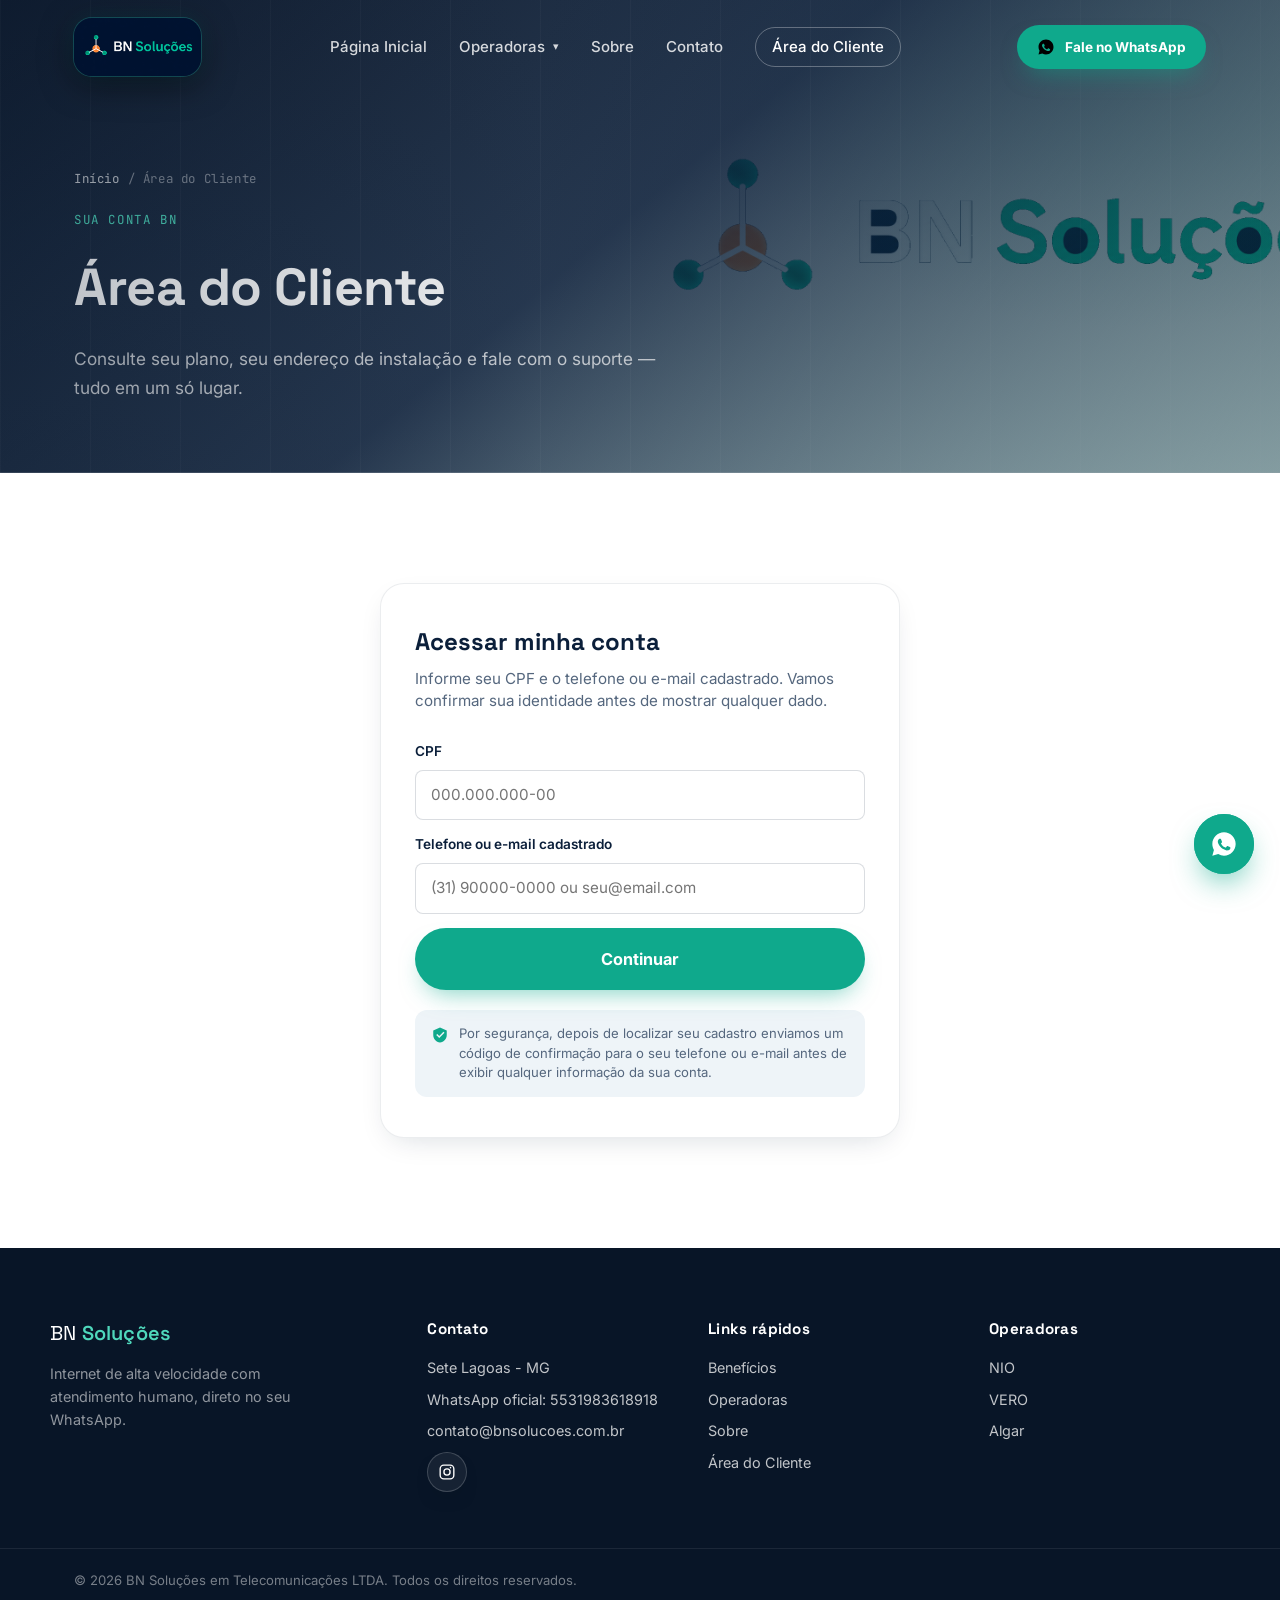
<file: cliente.html>
<!DOCTYPE html>
<html lang="pt-BR">
<head>
<meta charset="UTF-8">
<meta name="viewport" content="width=device-width, initial-scale=1.0, viewport-fit=cover">
<meta name="theme-color" content="#0B1F3A">
<title>Área do Cliente | BN Soluções em Telecomunicações</title>
<meta name="description" content="Acesse sua área do cliente BN Soluções para consultar seu plano, endereço de instalação e falar com o suporte.">
<link rel="preconnect" href="https://fonts.googleapis.com">
<link rel="preconnect" href="https://fonts.gstatic.com" crossorigin>
<link href="https://fonts.googleapis.com/css2?family=Space+Grotesk:wght@400;500;600;700&family=Inter:wght@400;500;600;700;800&family=JetBrains+Mono:wght@400;500&display=swap" rel="stylesheet">
<link rel="icon" type="image/png" href="imagens/logotrying.png">
<link rel="apple-touch-icon" href="imagens/logotrying.png">
<link rel="stylesheet" href="style.css">
</head>
<body>

<div class="signal-cursor" aria-hidden="true"></div>

<!-- ===== HEADER ===== -->
<header class="site-header" id="header">
  <div class="container header-inner">
    <a href="index.html" class="brand">
      <img src="imagens/bnlogo.png" alt="BN Soluções" class="brand-logo">
    </a>

    <nav class="main-nav" id="main-nav" aria-label="Menu principal">
      <a href="index.html">Página Inicial</a>
      <div class="nav-dropdown" id="nav-dropdown">
        <button type="button" class="nav-link dropdown-toggle" id="dropdown-toggle" aria-haspopup="true" aria-expanded="false">
          Operadoras
          <span class="dropdown-arrow" aria-hidden="true">▾</span>
        </button>
        <ul class="dropdown-menu" aria-label="submenu de operadoras">
          <li><a href="index.html#operadoras">Todas operadoras</a></li>
          <li><a href="nio.html">NIO</a></li>
          <li><a href="vero.html">VERO</a></li>
          <li><a href="algar.html">Algar</a></li>
        </ul>
      </div>
      <a href="sobre.html">Sobre</a>
      <a href="contato.html">Contato</a>
      <a href="cliente.html" class="nav-cliente nav-active" aria-current="page">Área do Cliente</a>
    </nav>

    <div class="header-actions">
      <a class="btn btn-whatsapp btn-sm" href="https://wa.me/5531983618918" target="_blank" rel="noopener">
        <svg class="icon" viewBox="0 0 24 24" width="18" height="18"><path d="M12 2C6.48 2 2 6.48 2 12c0 1.85.5 3.58 1.36 5.07L2 22l5.06-1.33A9.94 9.94 0 0 0 12 22c5.52 0 10-4.48 10-10S17.52 2 12 2Zm5.2 14.2c-.22.62-1.28 1.2-1.77 1.24-.45.05-1.02.07-1.65-.1-.38-.11-.87-.28-1.5-.55-2.64-1.14-4.36-3.8-4.5-3.98-.13-.18-1.08-1.44-1.08-2.74 0-1.3.68-1.94.92-2.2.24-.27.53-.33.7-.33.18 0 .35 0 .5.01.16.01.38-.06.6.46.22.53.75 1.83.82 1.96.07.13.11.29.02.47-.09.18-.14.29-.27.44-.13.16-.28.35-.4.47-.13.13-.27.27-.11.53.15.27.68 1.12 1.46 1.81 1 .89 1.85 1.17 2.11 1.3.27.13.42.11.58-.07.16-.18.68-.79.86-1.06.18-.27.36-.22.6-.13.25.09 1.57.74 1.84.87.27.13.45.2.51.31.07.13.07.72-.15 1.35Z"/></svg>
        Fale no WhatsApp
      </a>
    </div>

    <button class="menu-toggle" id="menu-toggle" aria-label="Abrir menu" aria-expanded="false">
      <span></span><span></span><span></span>
    </button>
  </div>
</header>

<main>

  <!-- ===== HERO INTERNO ===== -->
  <section class="page-hero" style="padding-bottom:70px;">
    <div class="container">
      <p class="page-breadcrumb"><a href="index.html">Início</a> / Área do Cliente</p>
      <p class="eyebrow">Sua conta BN</p>
      <h1>Área do Cliente</h1>
      <p class="page-hero-lead">Consulte seu plano, seu endereço de instalação e fale com o suporte — tudo em um só lugar.</p>
    </div>
  </section>

  <!-- ===== ETAPA 1: LOGIN ===== -->
  <section class="section" id="etapa-login">
    <div class="container">
      <div class="client-shell">
        <div class="client-card">
          <h2>Acessar minha conta</h2>
          <p>Informe seu CPF e o telefone ou e-mail cadastrado. Vamos confirmar sua identidade antes de mostrar qualquer dado.</p>

          <form id="login-form">
            <div class="form-row">
              <label for="cpf">CPF</label>
              <input type="text" id="cpf" name="cpf" placeholder="000.000.000-00" inputmode="numeric" maxlength="14" required>
            </div>
            <div class="form-row">
              <label for="contato">Telefone ou e-mail cadastrado</label>
              <input type="text" id="contato" name="contato" placeholder="(31) 90000-0000 ou seu@email.com" required>
            </div>
            <button type="submit" class="btn btn-whatsapp btn-lg" style="width:100%;">Continuar</button>
          </form>

          <div class="client-security-note">
            <svg viewBox="0 0 24 24" width="18" height="18"><path d="M12 2 3 6v6c0 5 3.8 9.4 9 10 5.2-.6 9-5 9-10V6l-9-4Zm-1 14-4-4 1.4-1.4L11 13.2l5.6-5.6L18 9l-7 7Z"/></svg>
            <span>Por segurança, depois de localizar seu cadastro enviamos um código de confirmação para o seu telefone ou e-mail antes de exibir qualquer informação da sua conta.</span>
          </div>
        </div>
      </div>
    </div>
  </section>

  <!-- ===== ETAPA 2: VERIFICAÇÃO (OTP) ===== -->
  <section class="section" id="etapa-otp" hidden>
    <div class="container">
      <div class="client-shell">
        <div class="client-card">
          <h2>Confirme seu acesso</h2>
          <p id="otp-destino">Enviamos um código de 6 dígitos para o seu contato cadastrado.</p>

          <form id="otp-form">
            <div class="form-row">
              <label for="otp">Código de verificação</label>
              <div class="otp-row">
                <input type="text" id="otp" name="otp" placeholder="000000" inputmode="numeric" maxlength="6" required>
              </div>
            </div>
            <button type="submit" class="btn btn-whatsapp btn-lg" style="width:100%;">Confirmar código</button>
          </form>
          <p class="form-note"><strong>Não recebeu?</strong> Verifique o número ou e-mail informado, ou <a href="#etapa-login" id="voltar-login">volte e tente novamente</a>.</p>
        </div>
      </div>
    </div>
  </section>

  <!-- ===== ETAPA 3A: DASHBOARD (CLIENTE ENCONTRADO) ===== -->
  <section class="section" id="etapa-dashboard" hidden>
    <div class="container">
      <div class="client-dashboard">
        <div class="client-summary">
          <div class="client-summary-id">
            <span>Bem-vindo(a) de volta,</span>
            <strong id="dash-nome">—</strong>
          </div>
          <span class="client-status">Conexão ativa</span>
        </div>

        <div class="client-info-grid">
          <div class="client-info-item"><span class="lbl">CPF</span><span class="val" id="dash-cpf">—</span></div>
          <div class="client-info-item"><span class="lbl">Telefone</span><span class="val" id="dash-telefone">—</span></div>
          <div class="client-info-item"><span class="lbl">E-mail</span><span class="val" id="dash-email">—</span></div>
          <div class="client-info-item"><span class="lbl">Operadora</span><span class="val" id="dash-operadora">—</span></div>
          <div class="client-info-item"><span class="lbl">Plano atual</span><span class="val" id="dash-plano">—</span></div>
          <div class="client-info-item"><span class="lbl">Endereço de instalação</span><span class="val" id="dash-endereco">—</span></div>
        </div>

        <p class="eyebrow eyebrow-dark">Ações rápidas</p>
        <div class="client-actions-grid">
          <button type="button" class="client-action-card" data-action="suporte">
            <span class="client-action-icon"><svg viewBox="0 0 24 24" width="18" height="18"><path d="M12 2C6.48 2 2 6.48 2 12v6a2 2 0 0 0 2 2h1v-8H4v-1c0-4.42 3.58-8 8-8s8 3.58 8 8v1h-1v8h1a2 2 0 0 0 2-2v-6c0-5.52-4.48-10-10-10Z"/></svg></span>
            <strong>Preciso de suporte</strong>
          </button>
          <button type="button" class="client-action-card" data-action="endereco">
            <span class="client-action-icon"><svg viewBox="0 0 24 24" width="18" height="18"><path d="M12 2C7.58 2 4 5.58 4 10c0 5.25 6.72 11.15 7 11.4a1.5 1.5 0 0 0 2 0c.28-.25 7-6.15 7-11.4 0-4.42-3.58-8-8-8Z"/></svg></span>
            <strong>Alterar endereço</strong>
          </button>
          <button type="button" class="client-action-card" data-action="plano">
            <span class="client-action-icon"><svg viewBox="0 0 24 24" width="18" height="18"><path d="M13 2 3 14h7l-1 8 10-12h-7l1-8Z"/></svg></span>
            <strong>Alterar plano</strong>
          </button>
          <button type="button" class="client-action-card" data-action="fatura">
            <span class="client-action-icon"><svg viewBox="0 0 24 24" width="18" height="18"><path d="M4 2h16v20l-4-2-4 2-4-2-4 2V2Zm3 5h10v2H7V7Zm0 4h10v2H7v-2Z"/></svg></span>
            <strong>2ª via da fatura</strong>
          </button>
          <button type="button" class="client-action-card" data-action="atendente">
            <span class="client-action-icon"><svg viewBox="0 0 24 24" width="18" height="18"><path d="M12 12c2.7 0 5-2.3 5-5s-2.3-5-5-5-5 2.3-5 5 2.3 5 5 5Zm0 2c-3.3 0-10 1.7-10 5v3h20v-3c0-3.3-6.7-5-10-5Z"/></svg></span>
            <strong>Falar com atendente</strong>
          </button>
        </div>
      </div>
    </div>
  </section>

  <!-- ===== ETAPA 3B: VISITANTE NOVO (NÃO ENCONTRADO) ===== -->
  <section class="section" id="etapa-novo" hidden>
    <div class="container">
      <div class="client-shell">
        <div class="client-card client-empty">
          <div class="client-empty-icon">
            <svg viewBox="0 0 24 24" width="30" height="30"><path d="M12 2C7.58 2 4 5.58 4 10c0 5.25 6.72 11.15 7 11.4a1.5 1.5 0 0 0 2 0c.28-.25 7-6.15 7-11.4 0-4.42-3.58-8-8-8Zm0 5a3 3 0 1 1 0 6 3 3 0 0 1 0-6Z"/></svg>
          </div>
          <h3>Ainda não encontramos um cadastro para você.</h3>
          <p>Vamos ajudar você a contratar o melhor plano.</p>
          <a href="https://wa.me/5531983618918?text=Ol%C3%A1!%20Ainda%20n%C3%A3o%20sou%20cliente%20e%20quero%20contratar%20um%20plano." target="_blank" rel="noopener" class="btn btn-whatsapp btn-lg">Quero Contratar um Plano</a>
        </div>
      </div>
    </div>
  </section>

</main>

<!-- ===== FOOTER ===== -->
<footer class="site-footer">
  <div class="container footer-inner">
    <div class="footer-brand">
      <span class="brand-text footer-brand-text">BN <strong>Soluções</strong></span>
      <p>Internet de alta velocidade com atendimento humano, direto no seu WhatsApp.</p>
    </div>

    <div class="footer-col">
      <h4>Contato</h4>
      <p>Sete Lagoas - MG</p>
      <p><a href="https://wa.me/5531983618918" target="_blank" rel="noopener">WhatsApp oficial: 5531983618918</a></p>
      <p><a href="mailto:contato@bnsolucoes.com.br">contato@bnsolucoes.com.br</a></p>
      <p><a class="footer-social-link" href="https://www.instagram.com/bn_solucoes_em_telecom?igsh=MWhiN2R0YjNvcnEyZA%3D%3D&utm_source=qr" target="_blank" rel="noopener">Instagram: bn_solucoes_em_telecom</a></p>
    </div>

    <div class="footer-col">
      <h4>Links rápidos</h4>
      <p><a href="index.html#beneficios">Benefícios</a></p>
      <p><a href="index.html#operadoras">Operadoras</a></p>
      <p><a href="sobre.html">Sobre</a></p>
      <p><a href="cliente.html">Área do Cliente</a></p>
    </div>

    <div class="footer-col">
      <h4>Operadoras</h4>
      <p><a href="nio.html">NIO</a></p>
      <p><a href="vero.html">VERO</a></p>
      <p><a href="algar.html">Algar</a></p>
    </div>
  </div>
  <div class="footer-bottom">
    <div class="container">
      <p>&copy; <span id="year"></span> BN Soluções em Telecomunicações LTDA. Todos os direitos reservados.</p>
    </div>
  </div>
</footer>

<a href="https://wa.me/5531983618918" target="_blank" rel="noopener" class="float-whatsapp" aria-label="Falar no WhatsApp">
  <svg viewBox="0 0 24 24" width="28" height="28"><path d="M12 2C6.48 2 2 6.48 2 12c0 1.85.5 3.58 1.36 5.07L2 22l5.06-1.33A9.94 9.94 0 0 0 12 22c5.52 0 10-4.48 10-10S17.52 2 12 2Zm5.2 14.2c-.22.62-1.28 1.2-1.77 1.24-.45.05-1.02.07-1.65-.1-.38-.11-.87-.28-1.5-.55-2.64-1.14-4.36-3.8-4.5-3.98-.13-.18-1.08-1.44-1.08-2.74 0-1.3.68-1.94.92-2.2.24-.27.53-.33.7-.33.18 0 .35 0 .5.01.16.01.38-.06.6.46.22.53.75 1.83.82 1.96.07.13.11.29.02.47-.09.18-.14.29-.27.44-.13.16-.28.35-.4.47-.13.13-.27.27-.11.53.15.27.68 1.12 1.46 1.81 1 .89 1.85 1.17 2.11 1.3.27.13.42.11.58-.07.16-.18.68-.79.86-1.06.18-.27.36-.22.6-.13.25.09 1.57.74 1.84.87.27.13.45.2.51.31.07.13.07.72-.15 1.35Z"/></svg>
</a>

<script src="script.js"></script>
<script src="cliente.js"></script>
</body>
</html>
</file>
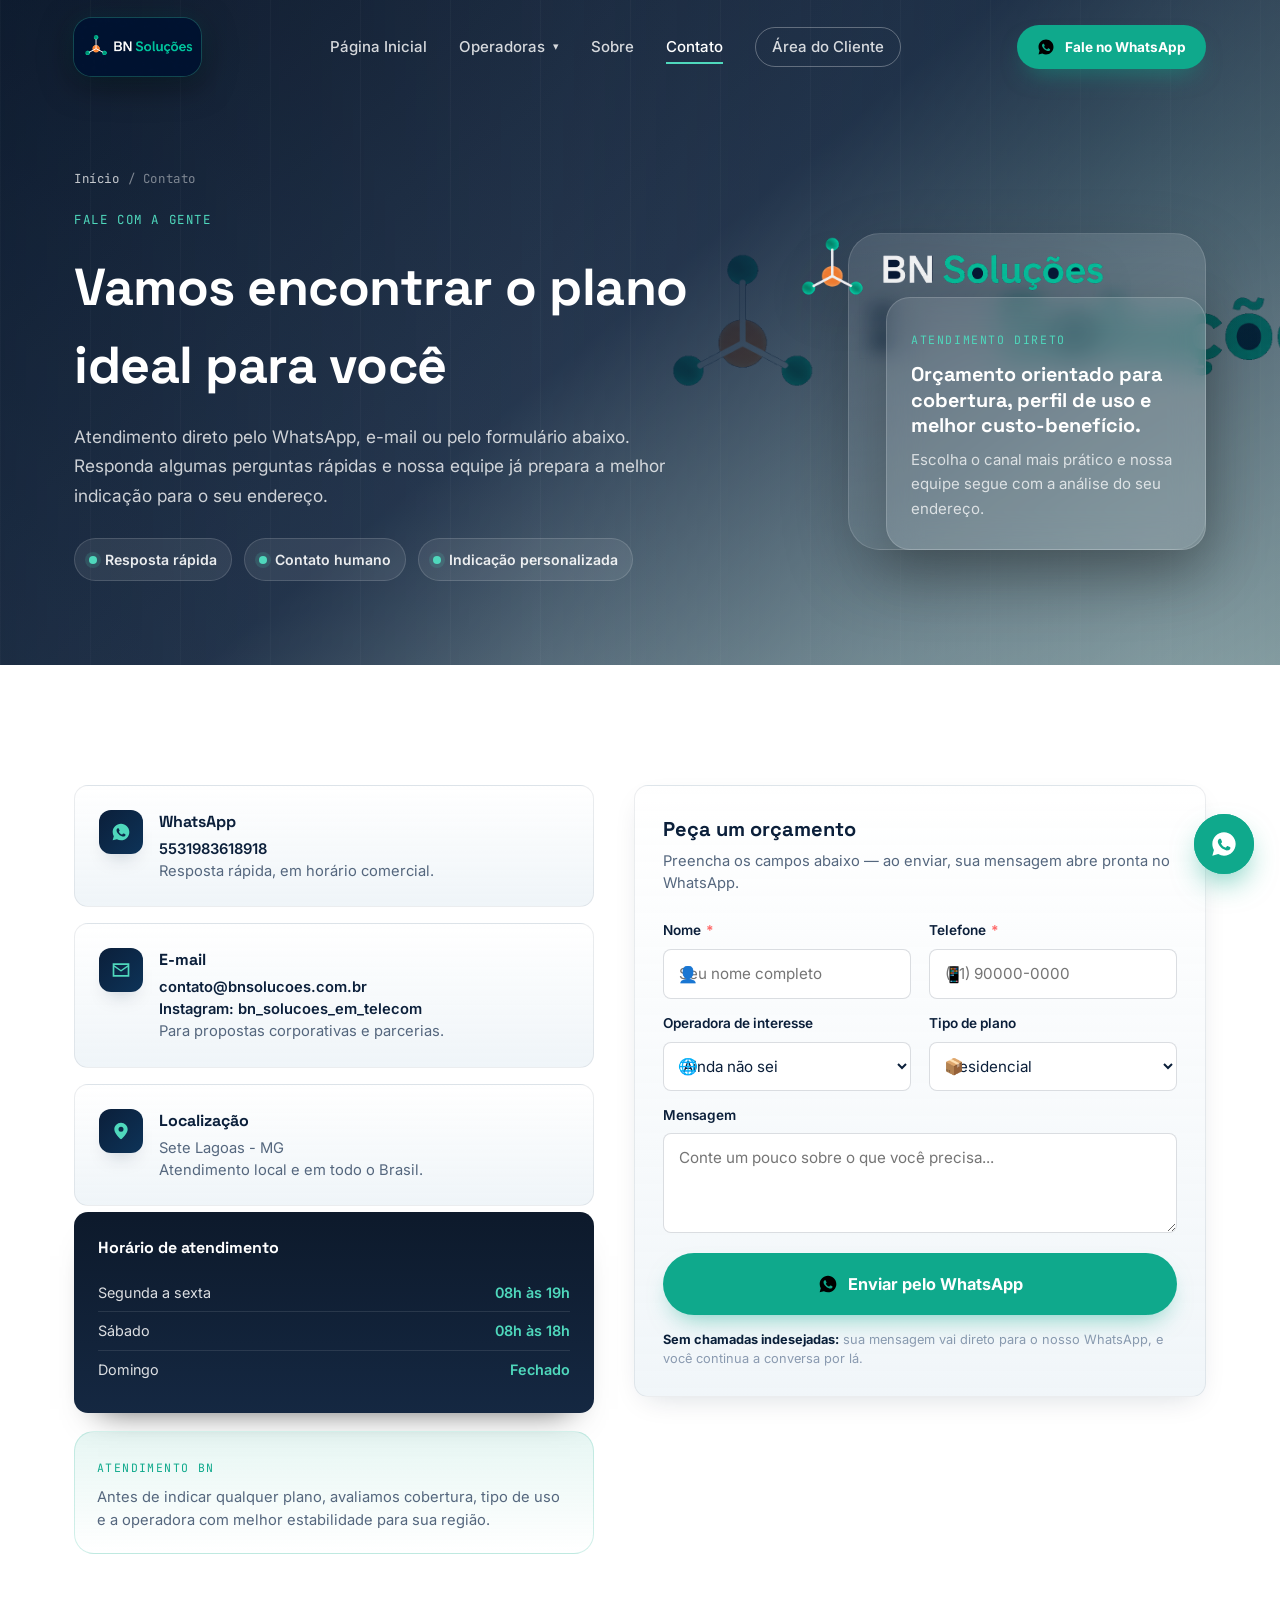
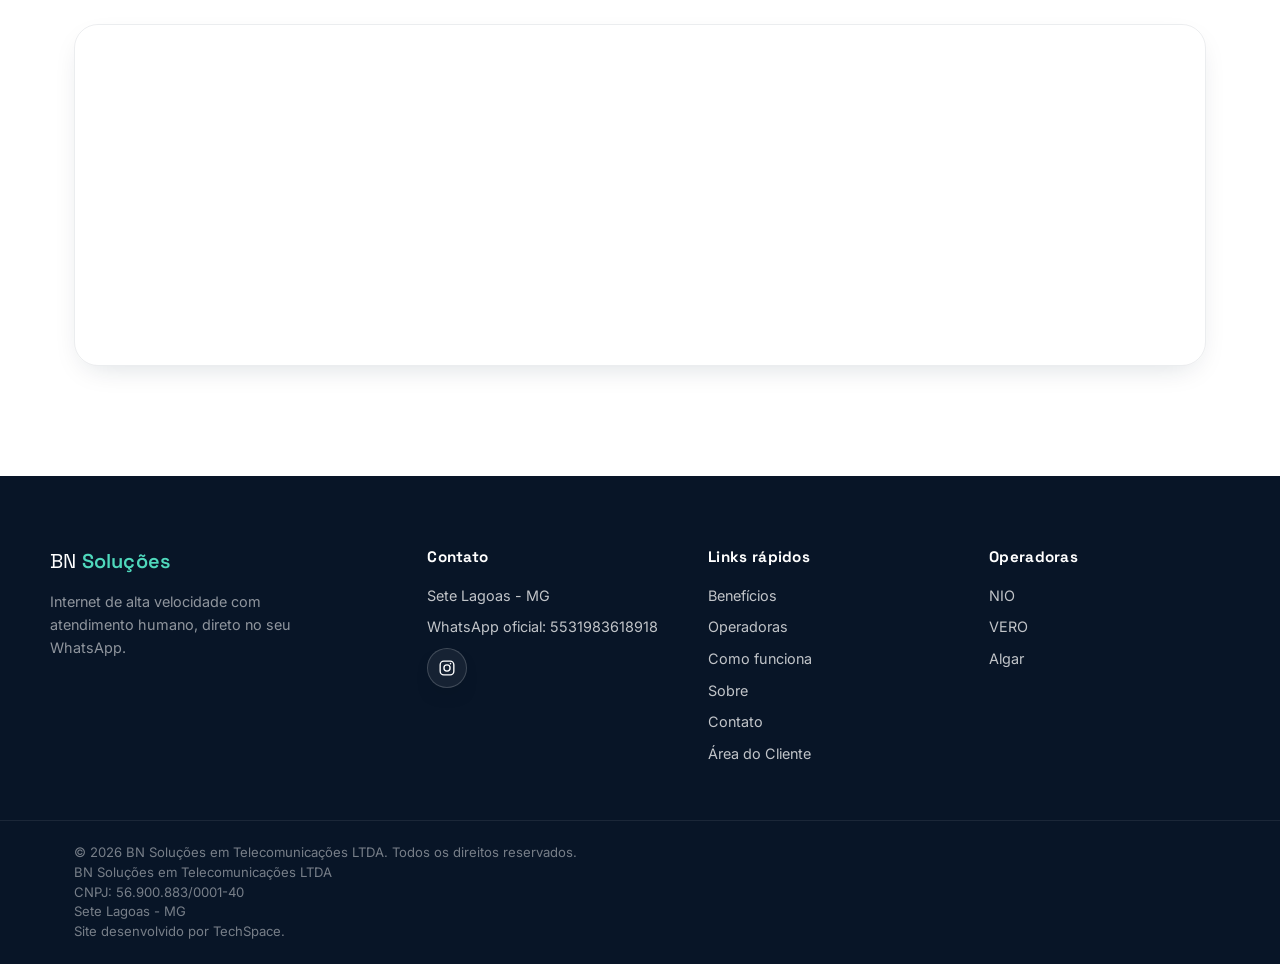
<file: contato.html>
<!DOCTYPE html>
<html lang="pt-BR">
<head>
<meta charset="UTF-8">
<meta name="viewport" content="width=device-width, initial-scale=1.0, viewport-fit=cover">
<meta name="theme-color" content="#0B1F3A">
<title>Contato | BN Soluções em Telecomunicações - Sete Lagoas MG</title>
<meta name="description" content="Fale com a BN Soluções pelo WhatsApp, e-mail ou envie sua solicitação pelo formulário. Atendimento para Sete Lagoas - MG e todo o Brasil.">
<link rel="preconnect" href="https://fonts.googleapis.com">
<link rel="preconnect" href="https://fonts.gstatic.com" crossorigin>
<link href="https://fonts.googleapis.com/css2?family=Space+Grotesk:wght@400;500;600;700&family=Inter:wght@400;500;600;700;800&family=JetBrains+Mono:wght@400;500&display=swap" rel="stylesheet">
<link rel="icon" type="image/png" href="imagens/logotrying.png">
<link rel="apple-touch-icon" href="imagens/logotrying.png">
<link rel="stylesheet" href="style.css">
</head>
<body>

<div class="signal-cursor" aria-hidden="true"></div>

<!-- ===== HEADER ===== -->
<header class="site-header" id="header">
  <div class="container header-inner">
    <a href="index.html" class="brand">
      <img src="imagens/bnlogo.png" alt="BN Soluções" class="brand-logo">
    </a>

    <nav class="main-nav" id="main-nav" aria-label="Menu principal">
      <a href="index.html">Página Inicial</a>
      <div class="nav-dropdown" id="nav-dropdown">
        <button type="button" class="nav-link dropdown-toggle" id="dropdown-toggle" aria-haspopup="true" aria-expanded="false">
          Operadoras
          <span class="dropdown-arrow" aria-hidden="true">▾</span>
        </button>
        <ul class="dropdown-menu" aria-label="submenu de operadoras">
          <li><a href="index.html#operadoras">Todas operadoras</a></li>
          <li><a href="nio.html">NIO</a></li>
          <li><a href="vero.html">VERO</a></li>
          <li><a href="algar.html">Algar</a></li>
        </ul>
      </div>
      <a href="sobre.html">Sobre</a>
      <a href="contato.html" class="nav-active" aria-current="page">Contato</a>
      <a href="cliente.html" class="nav-cliente">Área do Cliente</a>
    </nav>

    <div class="header-actions">
      <a class="btn btn-whatsapp btn-sm" href="https://wa.me/5531983618918" target="_blank" rel="noopener">
        <svg class="icon" viewBox="0 0 24 24" width="18" height="18"><path d="M12 2C6.48 2 2 6.48 2 12c0 1.85.5 3.58 1.36 5.07L2 22l5.06-1.33A9.94 9.94 0 0 0 12 22c5.52 0 10-4.48 10-10S17.52 2 12 2Zm5.2 14.2c-.22.62-1.28 1.2-1.77 1.24-.45.05-1.02.07-1.65-.1-.38-.11-.87-.28-1.5-.55-2.64-1.14-4.36-3.8-4.5-3.98-.13-.18-1.08-1.44-1.08-2.74 0-1.3.68-1.94.92-2.2.24-.27.53-.33.7-.33.18 0 .35 0 .5.01.16.01.38-.06.6.46.22.53.75 1.83.82 1.96.07.13.11.29.02.47-.09.18-.14.29-.27.44-.13.16-.28.35-.4.47-.13.13-.27.27-.11.53.15.27.68 1.12 1.46 1.81 1 .89 1.85 1.17 2.11 1.3.27.13.42.11.58-.07.16-.18.68-.79.86-1.06.18-.27.36-.22.6-.13.25.09 1.57.74 1.84.87.27.13.45.2.51.31.07.13.07.72-.15 1.35Z"/></svg>
        Fale no WhatsApp
      </a>
    </div>

    <button class="menu-toggle" id="menu-toggle" aria-label="Abrir menu" aria-expanded="false">
      <span></span><span></span><span></span>
    </button>
  </div>
</header>

<main>

  <!-- ===== HERO INTERNO ===== -->
  <section class="page-hero page-hero-brand">
    <div class="container page-hero-grid">
      <div class="page-hero-copy">
        <p class="page-breadcrumb"><a href="index.html">Início</a> / Contato</p>
        <p class="eyebrow">Fale com a gente</p>
        <h1>Vamos encontrar o plano ideal para você</h1>
        <p class="page-hero-lead">
          Atendimento direto pelo WhatsApp, e-mail ou pelo formulário abaixo.
          Responda algumas perguntas rápidas e nossa equipe já prepara a melhor indicação para o seu endereço.
        </p>
        <div class="page-hero-points" aria-label="Destaques de atendimento">
          <span>Resposta rápida</span>
          <span>Contato humano</span>
          <span>Indicação personalizada</span>
        </div>
      </div>

      <div class="page-hero-panel">
        <img src="imagens/bnlogo-transparent.png" alt="Logo BN Soluções" class="page-hero-panel-logo">
        <div class="page-hero-panel-card">
          <span class="page-hero-panel-kicker">Atendimento direto</span>
          <strong>Orçamento orientado para cobertura, perfil de uso e melhor custo-benefício.</strong>
          <p>Escolha o canal mais prático e nossa equipe segue com a análise do seu endereço.</p>
        </div>
      </div>
    </div>
  </section>

  <!-- ===== CARDS DE CONTATO + FORMULÁRIO ===== -->
  <section class="section">
    <div class="container">

      <div class="contact-grid">

        <!-- Coluna esquerda: cards de contato -->
        <div>
          <div class="contact-cards">
            <div class="contact-card">
              <span class="contact-card-icon">
                <svg viewBox="0 0 24 24" width="20" height="20"><path d="M12 2C6.48 2 2 6.48 2 12c0 1.85.5 3.58 1.36 5.07L2 22l5.06-1.33A9.94 9.94 0 0 0 12 22c5.52 0 10-4.48 10-10S17.52 2 12 2Zm5.2 14.2c-.22.62-1.28 1.2-1.77 1.24-.45.05-1.02.07-1.65-.1-.38-.11-.87-.28-1.5-.55-2.64-1.14-4.36-3.8-4.5-3.98-.13-.18-1.08-1.44-1.08-2.74 0-1.3.68-1.94.92-2.2.24-.27.53-.33.7-.33.18 0 .35 0 .5.01.16.01.38-.06.6.46.22.53.75 1.83.82 1.96.07.13.11.29.02.47-.09.18-.14.29-.27.44-.13.16-.28.35-.4.47-.13.13-.27.27-.11.53.15.27.68 1.12 1.46 1.81 1 .89 1.85 1.17 2.11 1.3.27.13.42.11.58-.07.16-.18.68-.79.86-1.06.18-.27.36-.22.6-.13.25.09 1.57.74 1.84.87.27.13.45.2.51.31.07.13.07.72-.15 1.35Z"/></svg>
              </span>
              <div>
                <h3>WhatsApp</h3>
                <p><a href="https://wa.me/5531983618918" target="_blank" rel="noopener">5531983618918</a></p>
                <p>Resposta rápida, em horário comercial.</p>
              </div>
            </div>

            <div class="contact-card">
              <span class="contact-card-icon">
                <svg viewBox="0 0 24 24" width="20" height="20"><path d="M2 4h20v16H2V4Zm2 2v.3l8 5.6 8-5.6V6H4Zm16 2.4-7.4 5.2a1 1 0 0 1-1.2 0L4 8.4V18h16V8.4Z"/></svg>
              </span>
              <div>
                <h3>E-mail</h3>
                <p><a href="mailto:contato@bnsolucoes.com.br">contato@bnsolucoes.com.br</a></p>
                <p><a href="https://www.instagram.com/bn_solucoes_em_telecom?igsh=MWhiN2R0YjNvcnEyZA%3D%3D&utm_source=qr" target="_blank" rel="noopener">Instagram: bn_solucoes_em_telecom</a></p>
                <p>Para propostas corporativas e parcerias.</p>
              </div>
            </div>

            <div class="contact-card">
              <span class="contact-card-icon">
                <svg viewBox="0 0 24 24" width="20" height="20"><path d="M12 2C7.58 2 4 5.58 4 10c0 5.25 6.72 11.15 7 11.4a1.5 1.5 0 0 0 2 0c.28-.25 7-6.15 7-11.4 0-4.42-3.58-8-8-8Zm0 11a3 3 0 1 1 0-6 3 3 0 0 1 0 6Z"/></svg>
              </span>
              <div>
                <h3>Localização</h3>
                <p>Sete Lagoas - MG</p>
                <p>Atendimento local e em todo o Brasil.</p>
              </div>
            </div>
          </div>

          <div class="contact-hours">
            <h3>Horário de atendimento</h3>
            <div class="hours-row"><span>Segunda a sexta</span><span>08h às 19h</span></div>
            <div class="hours-row"><span>Sábado</span><span>08h às 18h</span></div>
            <div class="hours-row"><span>Domingo</span><span>Fechado</span></div>

          </div>

          <div class="contact-aside-note">
            <span class="contact-aside-note-label">Atendimento BN</span>
            <p>Antes de indicar qualquer plano, avaliamos cobertura, tipo de uso e a operadora com melhor estabilidade para sua região.</p>
          </div>
        </div>

        <!-- Coluna direita: formulário -->
        <div class="contact-form-wrap">
          <h3>Peça um orçamento</h3>
          <p>Preencha os campos abaixo — ao enviar, sua mensagem abre pronta no WhatsApp.</p>

          <form id="contact-form">
            <div class="form-grid-2">
              <div class="form-row">
                <label for="nome">Nome <span class="required-asterisk">*</span></label>
                <div class="input-icon-wrap">
                  <span class="input-icon" aria-hidden="true">👤</span>
                  <input type="text" id="nome" name="nome" placeholder="Seu nome completo" required>
                </div>
                <div class="form-error-msg"></div>
              </div>
              <div class="form-row">
                <label for="telefone">Telefone <span class="required-asterisk">*</span></label>
                <div class="input-icon-wrap">
                  <span class="input-icon" aria-hidden="true">📱</span>
                  <input type="tel" id="telefone" name="telefone" placeholder="(31) 90000-0000" required>
                </div>
                <div class="form-error-msg"></div>
              </div>
            </div>

            <div class="form-grid-2">
              <div class="form-row">
                <label for="operadora">Operadora de interesse</label>
                <div class="input-icon-wrap">
                  <span class="input-icon" aria-hidden="true">🌐</span>
                  <select id="operadora" name="operadora">
                    <option value="Não sei ainda">Ainda não sei</option>
                    <option value="NIO">NIO</option>
                    <option value="VERO">VERO</option>
                    <option value="Algar">Algar</option>
                  </select>
                </div>
                <div class="form-error-msg"></div>
              </div>
              <div class="form-row">
                <label for="tipo">Tipo de plano</label>
                <div class="input-icon-wrap">
                  <span class="input-icon" aria-hidden="true">📦</span>
                  <select id="tipo" name="tipo">
                    <option value="Residencial">Residencial</option>
                    <option value="Empresarial">Empresarial</option>
                  </select>
                </div>
                <div class="form-error-msg"></div>
              </div>
            </div>

            <div class="form-row" id="area-cobertura-row" hidden>
              <label for="area-cobertura">Área atendida pela operadora selecionada</label>
              <div class="input-icon-wrap">
                <span class="input-icon" aria-hidden="true">📋</span>
                <select id="area-cobertura" name="area_cobertura">
                  <option value="">Selecione sua área</option>
                </select>
              </div>
              <div class="form-error-msg"></div>
              <p class="form-note" id="area-cobertura-note" style="margin-top:8px;">As áreas de cobertura serão atualizadas em breve pela BN Soluções.</p>
            </div>

            <div class="form-row">
              <label for="mensagem">Mensagem</label>
              <textarea id="mensagem" name="mensagem" placeholder="Conte um pouco sobre o que você precisa..."></textarea>
              <div class="form-error-msg"></div>
            </div>

            <button type="submit" class="btn btn-whatsapp btn-lg" style="width:100%;">
              <svg class="icon" viewBox="0 0 24 24" width="20" height="20"><path d="M12 2C6.48 2 2 6.48 2 12c0 1.85.5 3.58 1.36 5.07L2 22l5.06-1.33A9.94 9.94 0 0 0 12 22c5.52 0 10-4.48 10-10S17.52 2 12 2Zm5.2 14.2c-.22.62-1.28 1.2-1.77 1.24-.45.05-1.02.07-1.65-.1-.38-.11-.87-.28-1.5-.55-2.64-1.14-4.36-3.8-4.5-3.98-.13-.18-1.08-1.44-1.08-2.74 0-1.3.68-1.94.92-2.2.24-.27.53-.33.7-.33.18 0 .35 0 .5.01.16.01.38-.06.6.46.22.53.75 1.83.82 1.96.07.13.11.29.02.47-.09.18-.14.29-.27.44-.13.16-.28.35-.4.47-.13.13-.27.27-.11.53.15.27.68 1.12 1.46 1.81 1 .89 1.85 1.17 2.11 1.3.27.13.42.11.58-.07.16-.18.68-.79.86-1.06.18-.27.36-.22.6-.13.25.09 1.57.74 1.84.87.27.13.45.2.51.31.07.13.07.72-.15 1.35Z"/></svg>
              Enviar pelo WhatsApp
            </button>

            <p class="form-note"><strong>Sem chamadas indesejadas:</strong> sua mensagem vai direto para o nosso WhatsApp, e você continua a conversa por lá.</p>
          </form>
        </div>
      </div>

      <!-- ===== MAPA ===== -->
      <div class="map-wrap">
        <iframe
          src="https://maps.google.com/maps?q=Sete%20Lagoas%2C%20MG&t=&z=12&ie=UTF8&iwloc=&output=embed"
          loading="lazy"
          referrerpolicy="no-referrer-when-downgrade"
          title="Mapa - Sete Lagoas, MG">
        </iframe>
      </div>

    </div>
  </section>

</main>

<!-- ===== FOOTER ===== -->
<footer class="site-footer">
  <div class="container footer-inner">
    <div class="footer-brand">
      <span class="brand-text footer-brand-text">BN <strong>Soluções</strong></span>
      <p>Internet de alta velocidade com atendimento humano, direto no seu WhatsApp.</p>
    </div>

    <div class="footer-col">
      <h4>Contato</h4>
      <p>Sete Lagoas - MG</p>
      <p><a href="https://wa.me/5531983618918" target="_blank" rel="noopener">WhatsApp oficial: 5531983618918</a></p>
      <p><a class="footer-social-link" href="https://www.instagram.com/bn_solucoes_em_telecom?igsh=MWhiN2R0YjNvcnEyZA%3D%3D&utm_source=qr" target="_blank" rel="noopener">Instagram: bn_solucoes_em_telecom</a></p>
    </div>

    <div class="footer-col">
      <h4>Links rápidos</h4>
      <p><a href="index.html#beneficios">Benefícios</a></p>
      <p><a href="index.html#operadoras">Operadoras</a></p>
      <p><a href="index.html#como-funciona">Como funciona</a></p>
      <p><a href="sobre.html">Sobre</a></p>
      <p><a href="contato.html">Contato</a></p>
      <p><a href="cliente.html">Área do Cliente</a></p>
    </div>

    <div class="footer-col">
      <h4>Operadoras</h4>
      <p><a href="nio.html">NIO</a></p>
      <p><a href="vero.html">VERO</a></p>
      <p><a href="algar.html">Algar</a></p>
    </div>
  </div>
  <div class="footer-bottom">
    <div class="container">
      <p>&copy; <span id="year"></span> BN Soluções em Telecomunicações LTDA. Todos os direitos reservados.</p>
      <p>BN Soluções em Telecomunicações LTDA<br>CNPJ: 56.900.883/0001-40<br>Sete Lagoas - MG</p>
      <p>Site desenvolvido por TechSpace.</p>
    </div>
  </div>
</footer>

<a href="https://wa.me/5531983618918" target="_blank" rel="noopener" class="float-whatsapp" aria-label="Falar no WhatsApp">
  <svg viewBox="0 0 24 24" width="28" height="28"><path d="M12 2C6.48 2 2 6.48 2 12c0 1.85.5 3.58 1.36 5.07L2 22l5.06-1.33A9.94 9.94 0 0 0 12 22c5.52 0 10-4.48 10-10S17.52 2 12 2Zm5.2 14.2c-.22.62-1.28 1.2-1.77 1.24-.45.05-1.02.07-1.65-.1-.38-.11-.87-.28-1.5-.55-2.64-1.14-4.36-3.8-4.5-3.98-.13-.18-1.08-1.44-1.08-2.74 0-1.3.68-1.94.92-2.2.24-.27.53-.33.7-.33.18 0 .35 0 .5.01.16.01.38-.06.6.46.22.53.75 1.83.82 1.96.07.13.11.29.02.47-.09.18-.14.29-.27.44-.13.16-.28.35-.4.47-.13.13-.27.27-.11.53.15.27.68 1.12 1.46 1.81 1 .89 1.85 1.17 2.11 1.3.27.13.42.11.58-.07.16-.18.68-.79.86-1.06.18-.27.36-.22.6-.13.25.09 1.57.74 1.84.87.27.13.45.2.51.31.07.13.07.72-.15 1.35Z"/></svg>
</a>

<script src="script.js"></script>
</body>
</html>
</file>
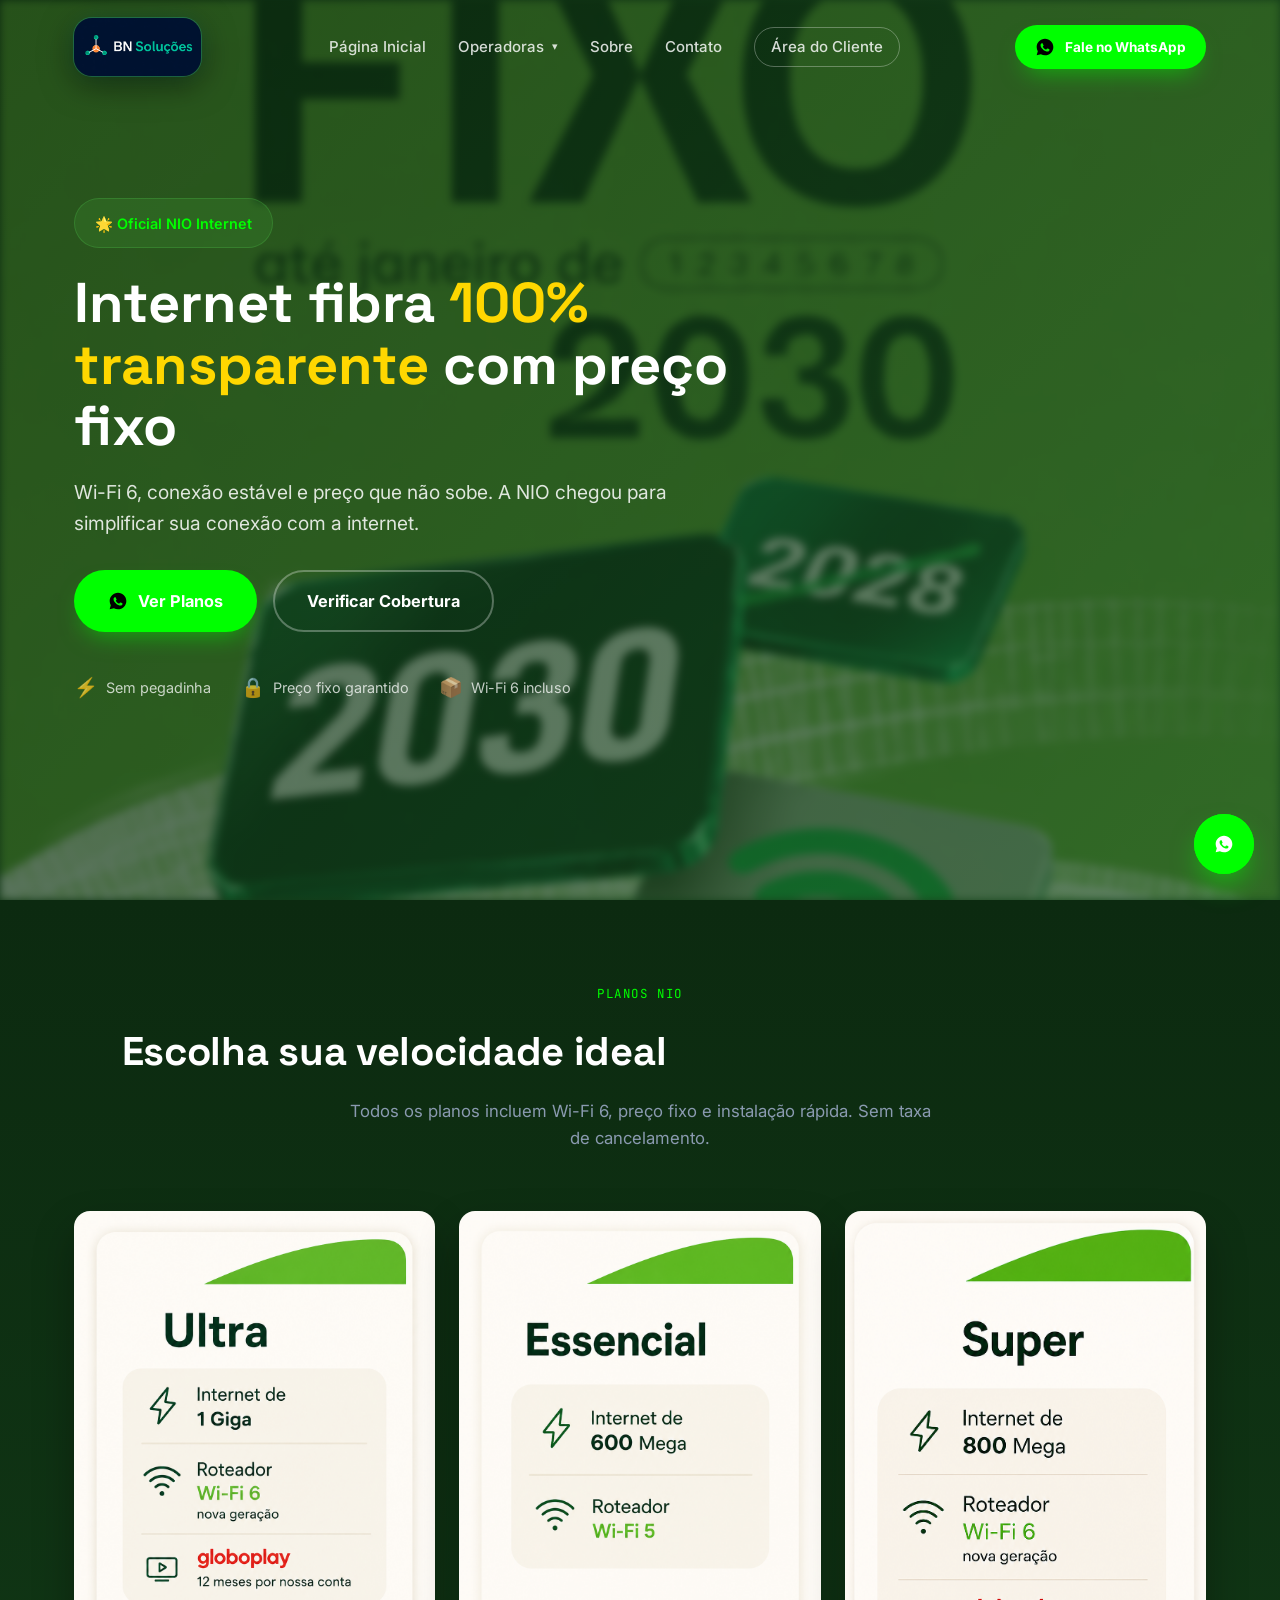
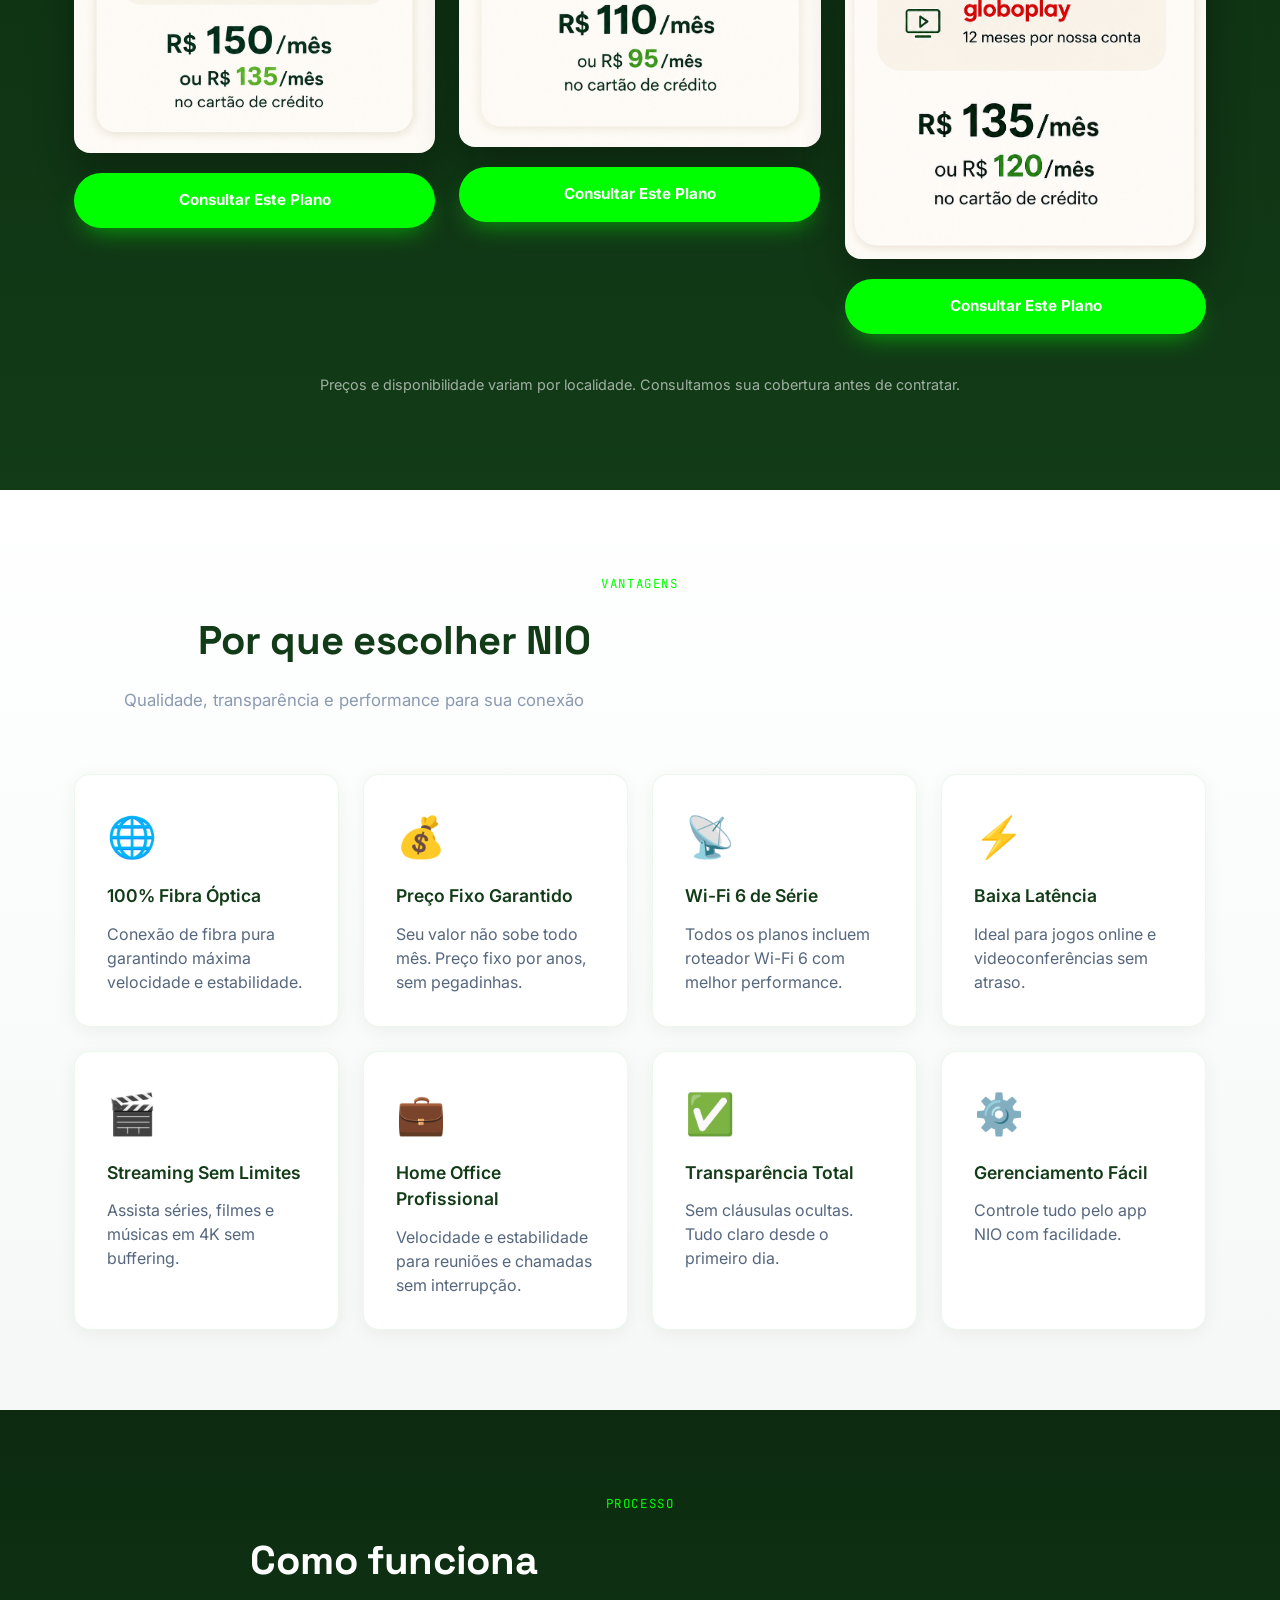
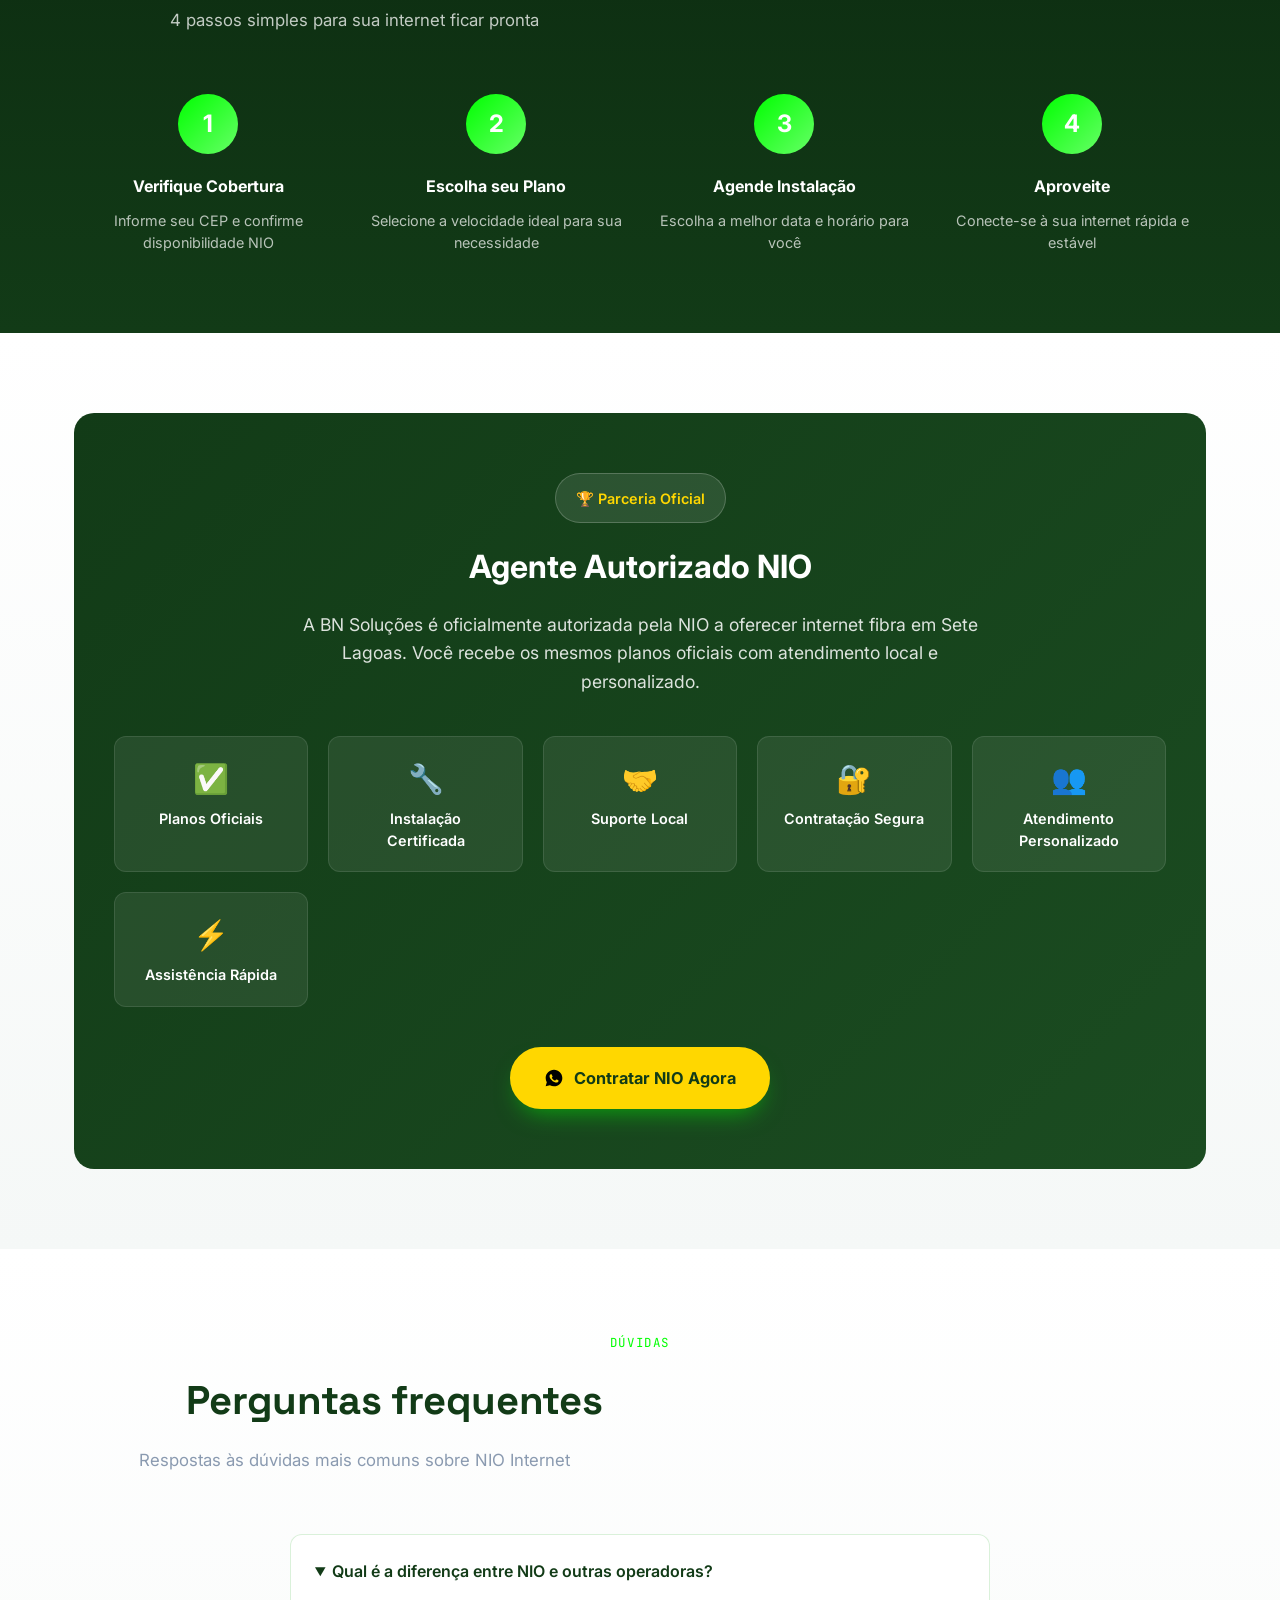
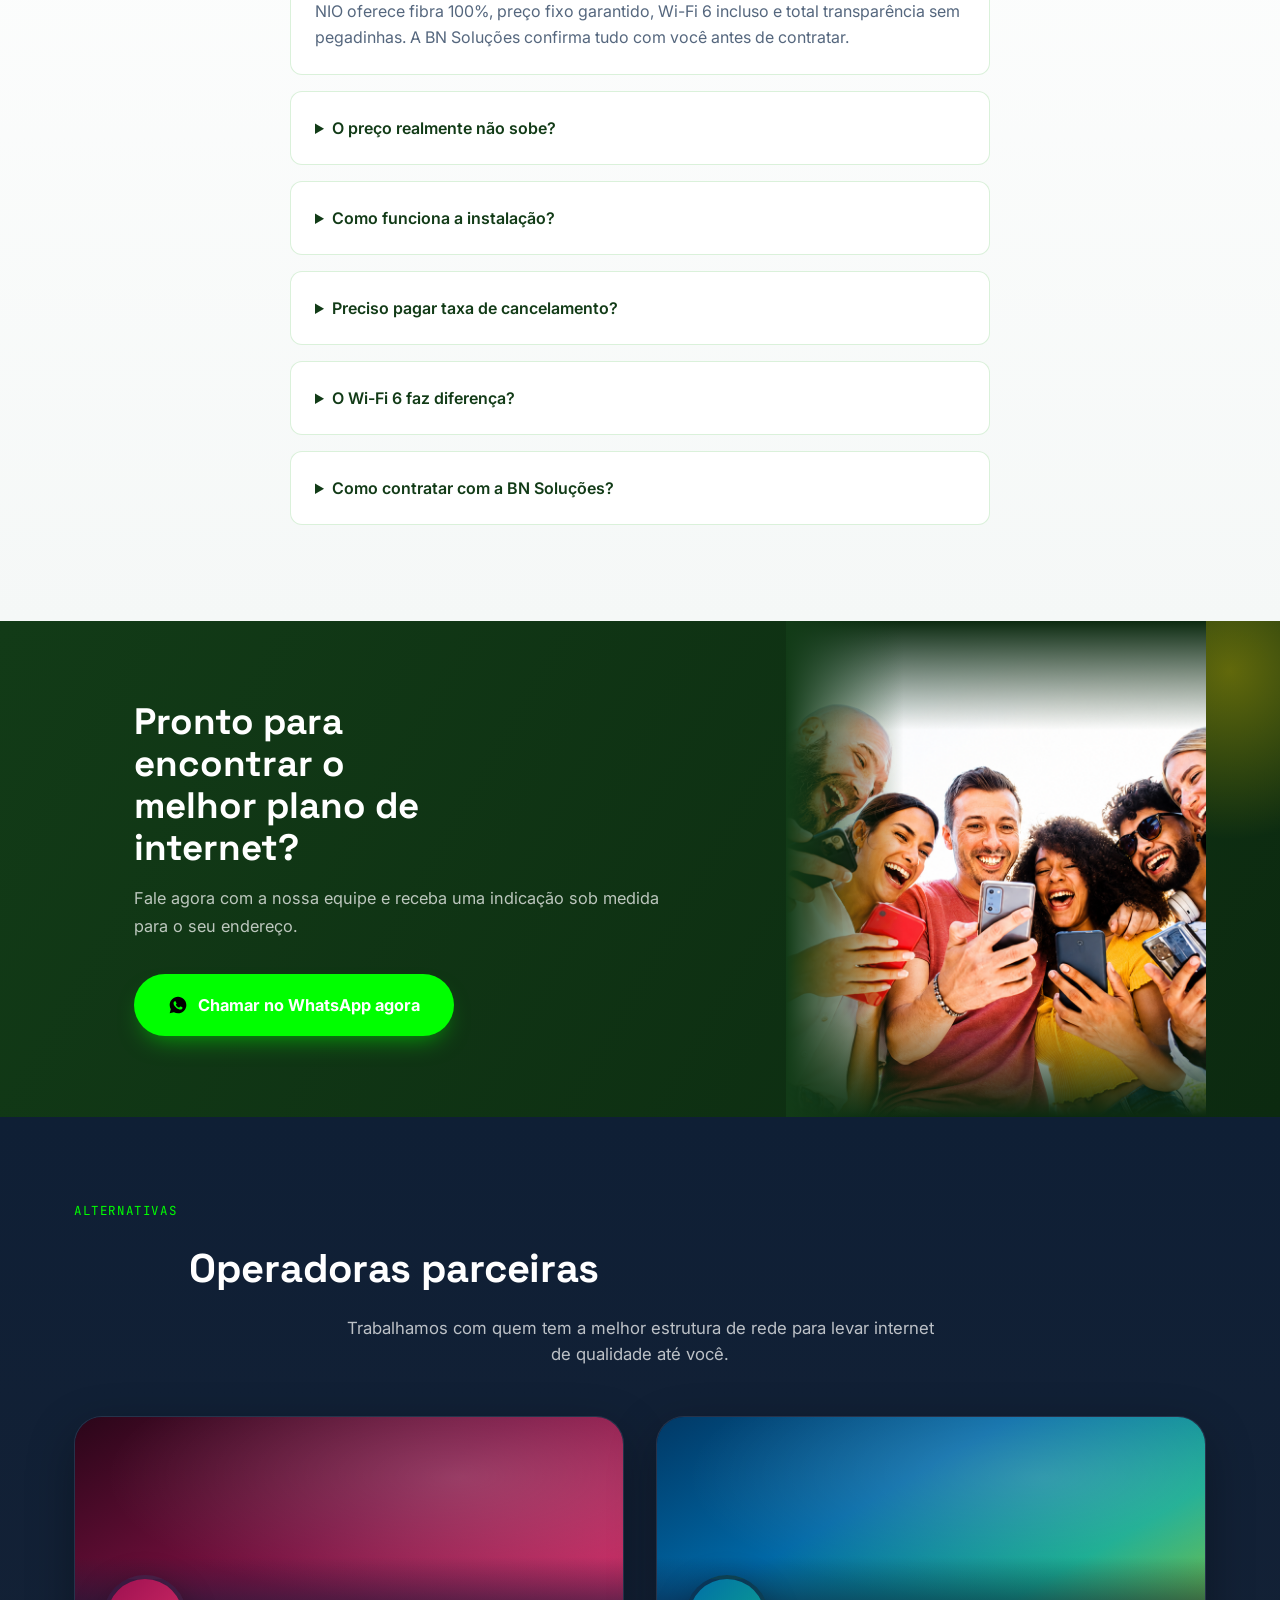
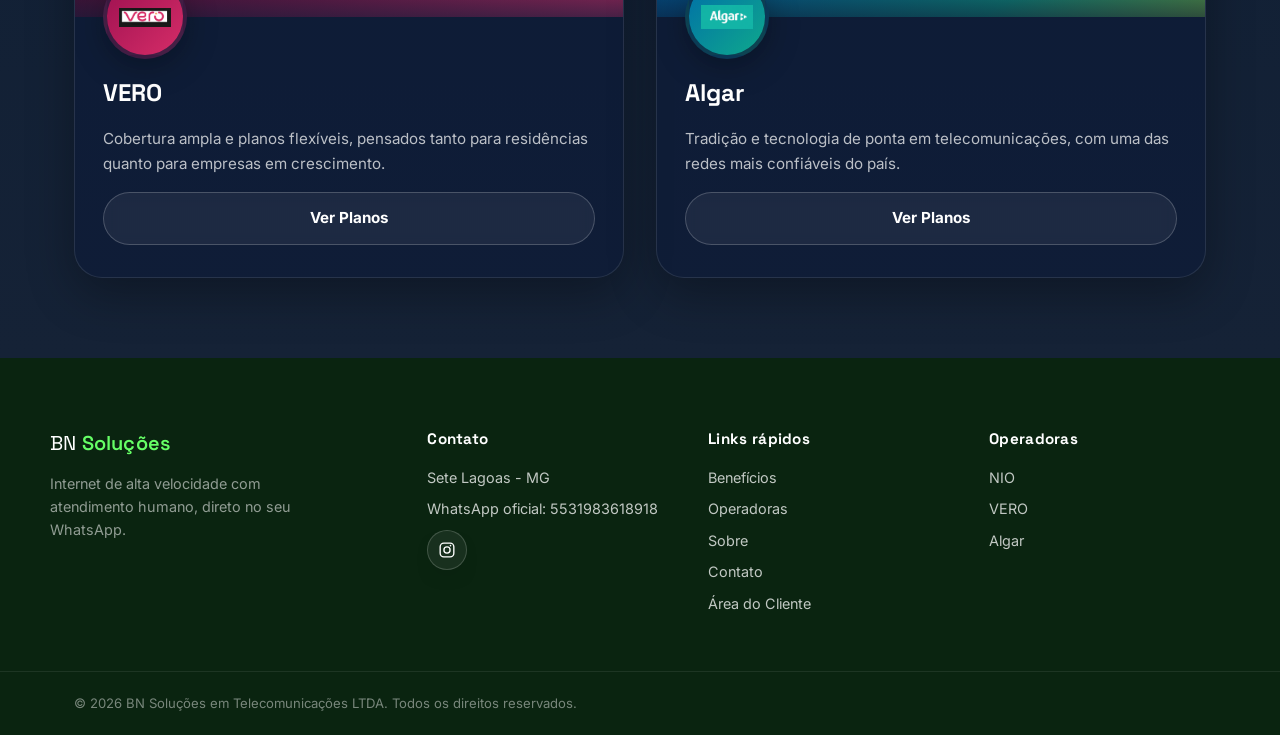
<file: nio.html>
<!DOCTYPE html>
<html lang="pt-BR">
<head>
<meta charset="UTF-8">
<meta name="viewport" content="width=device-width, initial-scale=1.0, viewport-fit=cover">
<meta name="theme-color" content="#123B17">
<title>NIO Internet Fibra | Planos com Preço Fixo em Sete Lagoas | BN Soluções</title>
<meta name="description" content="Contrate a internet fibra da NIO em Sete Lagoas com a BN Soluções: preço fixo até janeiro de 2028, Wi-Fi 6 e atendimento consultivo.">
<meta name="keywords" content="NIO internet, fibra óptica sete lagoas, internet fibra NIO, planos internet sete lagoas, preço fixo internet">
<meta name="author" content="BN Soluções em Telecomunicações">
<meta name="robots" content="index, follow, max-snippet:-1, max-image-preview:large, max-video-preview:-1">
<link rel="canonical" href="https://bntelecomunicacoes.com.br/nio.html">
<meta property="og:title" content="NIO Internet Fibra | Planos com Preço Fixo em Sete Lagoas">
<meta property="og:description" content="Internet de fibra óptica NIO em Sete Lagoas. Preço fixo, Wi-Fi 6 e suporte 24/7. Consulte com a BN Soluções.">
<meta property="og:type" content="website">
<meta property="og:url" content="https://bntelecomunicacoes.com.br/nio.html">
<meta property="og:image" content="https://bntelecomunicacoes.com.br/imagens/niologo.png">
<meta property="og:locale" content="pt_BR">
<meta name="twitter:card" content="summary_large_image">
<link rel="preconnect" href="https://fonts.googleapis.com">
<link rel="preconnect" href="https://fonts.gstatic.com" crossorigin>
<link href="https://fonts.googleapis.com/css2?family=Space+Grotesk:wght@400;500;600;700&family=Inter:wght@400;500;600;700;800&family=JetBrains+Mono:wght@400;500&display=swap" rel="stylesheet">
<link rel="icon" type="image/png" href="imagens/logotrying.png">
<link rel="apple-touch-icon" href="imagens/logotrying.png">
<link rel="stylesheet" href="style.css">
<script type="application/ld+json">
{
  "@context": "https://schema.org",
  "@type": "BreadcrumbList",
  "itemListElement": [
    {"@type": "ListItem", "position": 1, "name": "Home", "item": "https://bntelecomunicacoes.com.br"},
    {"@type": "ListItem", "position": 2, "name": "NIO", "item": "https://bntelecomunicacoes.com.br/nio.html"}
  ]
}
</script>
<script type="application/ld+json">
{
  "@context": "https://schema.org",
  "@type": "LocalBusiness",
  "name": "NIO - BN Soluções em Telecomunicações",
  "image": "https://bntelecomunicacoes.com.br/imagens/niologo.png",
  "description": "Internet fibra óptica NIO em Sete Lagoas com preço fixo, Wi-Fi 6 e atendimento consultivo.",
  "address": {
    "@type": "PostalAddress",
    "addressLocality": "Sete Lagoas",
    "addressRegion": "MG",
    "addressCountry": "BR"
  },
  "url": "https://bntelecomunicacoes.com.br/nio.html"
}
</script>
<style>
  :root {
    --navy: #123B17;
    --navy-rgb: 18,59,23;
    --navy-2: #1B4C21;
    --navy-3: #0C2A10;
    --footer-bg: #0A2410;
    --teal: #00FF00;
    --teal-rgb: 0,255,0;
    --teal-dark: #00DD00;
    --teal-light: #66FF66;
    --teal-light-rgb: 102,255,102;
    --orange: #FFD700;
    --orange-rgb: 255,215,0;
  }
  body {
    background-image: url('imagens/background.nino.png');
    background-attachment: fixed;
    background-size: cover;
    background-position: center;
  }
</style>
</head>
<body>

<div class="signal-cursor" aria-hidden="true"></div>

<!-- ===== HEADER ===== -->
<header class="site-header" id="header">
  <div class="container header-inner">
    <a href="index.html" class="brand">
      <img src="imagens/bnlogo.png" alt="BN Soluções" class="brand-logo">
    </a>

    <nav class="main-nav" id="main-nav" aria-label="Menu principal">
      <a href="index.html">Página Inicial</a>
      <div class="nav-dropdown" id="nav-dropdown">
        <button type="button" class="nav-link dropdown-toggle" id="dropdown-toggle" aria-haspopup="true" aria-expanded="false">
          Operadoras
          <span class="dropdown-arrow" aria-hidden="true">▾</span>
        </button>
        <ul class="dropdown-menu" aria-label="submenu de operadoras">
          <li><a href="index.html#operadoras">Todas operadoras</a></li>
          <li><a href="nio.html">NIO</a></li>
          <li><a href="vero.html">VERO</a></li>
          <li><a href="algar.html">Algar</a></li>
        </ul>
      </div>
      <a href="sobre.html">Sobre</a>
      <a href="contato.html">Contato</a>
      <a href="cliente.html" class="nav-cliente">Área do Cliente</a>
    </nav>

    <div class="header-actions">
      <a class="btn btn-whatsapp btn-sm" href="https://wa.me/5531983618918?text=" target="_blank" rel="noopener">
        <svg class="icon" viewBox="0 0 24 24" width="20" height="20"><path d="M12 2C6.48 2 2 6.48 2 12c0 1.85.5 3.58 1.36 5.07L2 22l5.06-1.33A9.94 9.94 0 0 0 12 22c5.52 0 10-4.48 10-10S17.52 2 12 2Zm5.2 14.2c-.22.62-1.28 1.2-1.77 1.24-.45.05-1.02.07-1.65-.1-.38-.11-.87-.28-1.5-.55-2.64-1.14-4.36-3.8-4.5-3.98-.13-.18-1.08-1.44-1.08-2.74 0-1.3.68-1.94.92-2.2.24-.27.53-.33.7-.33.18 0 .35 0 .5.01.16.01.38-.06.6.46.22.53.75 1.83.82 1.96.07.13.11.29.02.47-.09.18-.14.29-.27.44-.13.16-.28.35-.4.47-.13.13-.27.27-.11.53.15.27.68 1.12 1.46 1.81 1 .89 1.85 1.17 2.11 1.3.27.13.42.11.58-.07.16-.18.68-.79.86-1.06.18-.27.36-.22.6-.13.25.09 1.57.74 1.84.87.27.13.45.2.51.31.07.13.07.72-.15 1.35Z"/></svg>
        Fale no WhatsApp
      </a>
    </div>

    <button class="menu-toggle" id="menu-toggle" aria-label="Abrir menu" aria-expanded="false">
      <span></span><span></span><span></span>
    </button>
  </div>
</header>

<main>

  <!-- ===== HERO PREMIUM ===== -->
  <section class="nio-hero operator-hero-shell" style="position:relative; overflow:hidden; background:linear-gradient(135deg, #0C2A10 0%, #1B4C21 100%); padding:120px 0; display:flex; align-items:center; min-height:100vh;">
    <div style="position:absolute; inset:0; background:url('imagens/background.nino.png'); background-size:cover; background-position:center; opacity:0.3; filter:blur(4px);"></div>
    <div class="container" style="position:relative; z-index:2;">
      <div class="operator-hero-copy" style="max-width:700px;">
        <div style="display:inline-block; margin-bottom:24px; padding:12px 20px; background:rgba(73,184,72,0.15); border-radius:999px; border:1px solid rgba(73,184,72,0.3);">
          <span style="color:var(--teal); font-weight:600; font-size:0.9rem;">🌟 Oficial NIO Internet</span>
        </div>
        <h1 style="font-family:var(--font-display); font-size:clamp(2rem, 5vw, 3.5rem); font-weight:700; color:white; margin:0 0 20px; line-height:1.1;">Internet fibra <span style="color:var(--orange);">100% transparente</span> com preço fixo</h1>
        <p style="font-size:1.2rem; color:rgba(255,255,255,0.85); margin:0 0 32px; line-height:1.6; max-width:600px;">Wi-Fi 6, conexão estável e preço que não sobe. A NIO chegou para simplificar sua conexão com a internet.</p>
        <div class="operator-hero-actions" style="display:flex; flex-wrap:wrap; gap:16px; margin-bottom:40px;">
          <a href="#contato" class="btn btn-whatsapp btn-lg">
            <svg class="icon" viewBox="0 0 24 24" width="20" height="20"><path d="M12 2C6.48 2 2 6.48 2 12c0 1.85.5 3.58 1.36 5.07L2 22l5.06-1.33A9.94 9.94 0 0 0 12 22c5.52 0 10-4.48 10-10S17.52 2 12 2Zm5.2 14.2c-.22.62-1.28 1.2-1.77 1.24-.45.05-1.02.07-1.65-.1-.38-.11-.87-.28-1.5-.55-2.64-1.14-4.36-3.8-4.5-3.98-.13-.18-1.08-1.44-1.08-2.74 0-1.3.68-1.94.92-2.2.24-.27.53-.33.7-.33.18 0 .35 0 .5.01.16.01.38-.06.6.46.22.53.75 1.83.82 1.96.07.13.11.29.02.47-.09.18-.14.29-.27.44-.13.16-.28.35-.4.47-.13.13-.27.27-.11.53.15.27.68 1.12 1.46 1.81 1 .89 1.85 1.17 2.11 1.3.27.13.42.11.58-.07.16-.18.68-.79.86-1.06.18-.27.36-.22.6-.13.25.09 1.57.74 1.84.87.27.13.45.2.51.31.07.13.07.72-.15 1.35Z"/></svg>
            Ver Planos
          </a>
          <a href="#contato" class="btn btn-ghost btn-lg" style="border-color:rgba(255,255,255,0.3); color:white;">Verificar Cobertura</a>
        </div>
        <div class="operator-hero-meta" style="display:flex; gap:30px; color:rgba(255,255,255,0.75); font-size:0.9rem;">
          <div style="display:flex; align-items:center; gap:8px;"><span style="font-size:1.2rem;">⚡</span><span>Sem pegadinha</span></div>
          <div style="display:flex; align-items:center; gap:8px;"><span style="font-size:1.2rem;">🔒</span><span>Preço fixo garantido</span></div>
          <div style="display:flex; align-items:center; gap:8px;"><span style="font-size:1.2rem;">📦</span><span>Wi-Fi 6 incluso</span></div>
        </div>
      </div>
    </div>
  </section>

  <!-- ===== PLANOS DISPONÍVEIS ===== -->
  <section class="section section-dark" style="position:relative; z-index:10; background:linear-gradient(180deg, #0C2A10 0%, #123B17 100%); padding:80px 0;">
    <div class="container">
      <div style="text-align:center; margin-bottom:60px;">
        <p class="eyebrow" style="color:var(--teal);">PLANOS NIO</p>
        <h2 class="section-title section-title-light" style="margin-bottom:16px;">Escolha sua velocidade ideal</h2>
        <p class="section-lead" style="max-width:600px; margin:0 auto;">Todos os planos incluem Wi-Fi 6, preço fixo e instalação rápida. Sem taxa de cancelamento.</p>
      </div>

      <div class="operator-plan-gallery" style="display:grid; grid-template-columns:repeat(auto-fit, minmax(280px, 1fr)); gap:24px; margin-bottom:40px;">
        <div style="text-align:center; animation:slideUp 0.6s ease-out;">
          <img src="imagens/nino.plano.png" alt="Plano NIO" class="operator-plan-image" loading="lazy" decoding="async" style="width:100%; height:auto; border-radius:16px; box-shadow:0 20px 40px rgba(0,0,0,0.3); margin-bottom:20px; transition:transform 0.3s ease;">
          <a href="https://wa.me/5531983618918?text=Ol%C3%A1!%20Gostaria%20de%20conhecer%20os%20planos%20NIO." target="_blank" rel="noopener" class="btn btn-whatsapp" style="width:100%; justify-content:center;">Consultar Este Plano</a>
        </div>
        <div style="text-align:center; animation:slideUp 0.6s ease-out 0.1s both;">
          <img src="imagens/nino.plano2.png" alt="Plano NIO" class="operator-plan-image" loading="lazy" decoding="async" style="width:100%; height:auto; border-radius:16px; box-shadow:0 20px 40px rgba(0,0,0,0.3); margin-bottom:20px; transition:transform 0.3s ease;">
          <a href="https://wa.me/5531983618918?text=Ol%C3%A1!%20Gostaria%20de%20conhecer%20os%20planos%20NIO." target="_blank" rel="noopener" class="btn btn-whatsapp" style="width:100%; justify-content:center;">Consultar Este Plano</a>
        </div>
        <div style="text-align:center; animation:slideUp 0.6s ease-out 0.2s both;">
          <img src="imagens/nino.plano3.png" alt="Plano NIO" class="operator-plan-image" loading="lazy" decoding="async" style="width:100%; height:auto; border-radius:16px; box-shadow:0 20px 40px rgba(0,0,0,0.3); margin-bottom:20px; transition:transform 0.3s ease;">
          <a href="https://wa.me/5531983618918?text=Ol%C3%A1!%20Gostaria%20de%20conhecer%20os%20planos%20NIO." target="_blank" rel="noopener" class="btn btn-whatsapp" style="width:100%; justify-content:center;">Consultar Este Plano</a>
        </div>
      </div>
      <p style="text-align:center; color:rgba(255,255,255,0.6); font-size:0.9rem;">Preços e disponibilidade variam por localidade. Consultamos sua cobertura antes de contratar.</p>
    </div>
  </section>

  <!-- ===== POR QUE NIO ===== -->
  <section class="section" style="background:linear-gradient(180deg, #FFFFFF 0%, #F5F8F7 100%); padding:80px 0;">
    <div class="container">
      <div style="text-align:center; margin-bottom:60px;">
        <p class="eyebrow" style="color:var(--teal);">VANTAGENS</p>
        <h2 class="section-title" style="margin-bottom:16px;">Por que escolher NIO</h2>
        <p class="section-lead">Qualidade, transparência e performance para sua conexão</p>
      </div>

      <div class="operator-benefit-grid" style="display:grid; grid-template-columns:repeat(auto-fit, minmax(260px, 1fr)); gap:24px;">
        <div style="background:white; padding:32px; border-radius:16px; box-shadow:0 4px 20px rgba(0,0,0,0.05); border:1px solid rgba(73,184,72,0.1); transition:all 0.3s ease;" class="benefit-card-nio">
          <div style="font-size:2.5rem; margin-bottom:16px;">🌐</div>
          <h3 style="font-size:1.1rem; margin:0 0 12px; color:var(--navy); font-weight:600;">100% Fibra Óptica</h3>
          <p style="color:var(--slate); margin:0; line-height:1.5;">Conexão de fibra pura garantindo máxima velocidade e estabilidade.</p>
        </div>
        <div style="background:white; padding:32px; border-radius:16px; box-shadow:0 4px 20px rgba(0,0,0,0.05); border:1px solid rgba(73,184,72,0.1); transition:all 0.3s ease;" class="benefit-card-nio">
          <div style="font-size:2.5rem; margin-bottom:16px;">💰</div>
          <h3 style="font-size:1.1rem; margin:0 0 12px; color:var(--navy); font-weight:600;">Preço Fixo Garantido</h3>
          <p style="color:var(--slate); margin:0; line-height:1.5;">Seu valor não sobe todo mês. Preço fixo por anos, sem pegadinhas.</p>
        </div>
        <div style="background:white; padding:32px; border-radius:16px; box-shadow:0 4px 20px rgba(0,0,0,0.05); border:1px solid rgba(73,184,72,0.1); transition:all 0.3s ease;" class="benefit-card-nio">
          <div style="font-size:2.5rem; margin-bottom:16px;">📡</div>
          <h3 style="font-size:1.1rem; margin:0 0 12px; color:var(--navy); font-weight:600;">Wi-Fi 6 de Série</h3>
          <p style="color:var(--slate); margin:0; line-height:1.5;">Todos os planos incluem roteador Wi-Fi 6 com melhor performance.</p>
        </div>
        <div style="background:white; padding:32px; border-radius:16px; box-shadow:0 4px 20px rgba(0,0,0,0.05); border:1px solid rgba(73,184,72,0.1); transition:all 0.3s ease;" class="benefit-card-nio">
          <div style="font-size:2.5rem; margin-bottom:16px;">⚡</div>
          <h3 style="font-size:1.1rem; margin:0 0 12px; color:var(--navy); font-weight:600;">Baixa Latência</h3>
          <p style="color:var(--slate); margin:0; line-height:1.5;">Ideal para jogos online e videoconferências sem atraso.</p>
        </div>
        <div style="background:white; padding:32px; border-radius:16px; box-shadow:0 4px 20px rgba(0,0,0,0.05); border:1px solid rgba(73,184,72,0.1); transition:all 0.3s ease;" class="benefit-card-nio">
          <div style="font-size:2.5rem; margin-bottom:16px;">🎬</div>
          <h3 style="font-size:1.1rem; margin:0 0 12px; color:var(--navy); font-weight:600;">Streaming Sem Limites</h3>
          <p style="color:var(--slate); margin:0; line-height:1.5;">Assista séries, filmes e músicas em 4K sem buffering.</p>
        </div>
        <div style="background:white; padding:32px; border-radius:16px; box-shadow:0 4px 20px rgba(0,0,0,0.05); border:1px solid rgba(73,184,72,0.1); transition:all 0.3s ease;" class="benefit-card-nio">
          <div style="font-size:2.5rem; margin-bottom:16px;">💼</div>
          <h3 style="font-size:1.1rem; margin:0 0 12px; color:var(--navy); font-weight:600;">Home Office Profissional</h3>
          <p style="color:var(--slate); margin:0; line-height:1.5;">Velocidade e estabilidade para reuniões e chamadas sem interrupção.</p>
        </div>
        <div style="background:white; padding:32px; border-radius:16px; box-shadow:0 4px 20px rgba(0,0,0,0.05); border:1px solid rgba(73,184,72,0.1); transition:all 0.3s ease;" class="benefit-card-nio">
          <div style="font-size:2.5rem; margin-bottom:16px;">✅</div>
          <h3 style="font-size:1.1rem; margin:0 0 12px; color:var(--navy); font-weight:600;">Transparência Total</h3>
          <p style="color:var(--slate); margin:0; line-height:1.5;">Sem cláusulas ocultas. Tudo claro desde o primeiro dia.</p>
        </div>
        <div style="background:white; padding:32px; border-radius:16px; box-shadow:0 4px 20px rgba(0,0,0,0.05); border:1px solid rgba(73,184,72,0.1); transition:all 0.3s ease;" class="benefit-card-nio">
          <div style="font-size:2.5rem; margin-bottom:16px;">⚙️</div>
          <h3 style="font-size:1.1rem; margin:0 0 12px; color:var(--navy); font-weight:600;">Gerenciamento Fácil</h3>
          <p style="color:var(--slate); margin:0; line-height:1.5;">Controle tudo pelo app NIO com facilidade.</p>
        </div>
      </div>
    </div>
  </section>

  <!-- ===== COMO FUNCIONA INSTALAÇÃO ===== -->
  <section class="section section-dark" style="background:linear-gradient(180deg, #0C2A10 0%, #123B17 100%); padding:80px 0;">
    <div class="container">
      <div style="text-align:center; margin-bottom:60px;">
        <p class="eyebrow" style="color:var(--teal);">PROCESSO</p>
        <h2 class="section-title section-title-light" style="margin-bottom:16px;">Como funciona</h2>
        <p class="section-lead" style="color:rgba(255,255,255,0.75);">4 passos simples para sua internet ficar pronta</p>
      </div>

      <div style="display:grid; grid-template-columns:repeat(auto-fit, minmax(240px, 1fr)); gap:20px; position:relative;">
        <div style="text-align:center;">
          <div style="width:60px; height:60px; background:linear-gradient(135deg, var(--teal), var(--teal-light)); border-radius:50%; display:flex; align-items:center; justify-content:center; margin:0 auto 20px; font-size:1.5rem; font-weight:700; color:white;">1</div>
          <h3 style="color:white; margin:0 0 12px; font-size:1rem;">Verifique Cobertura</h3>
          <p style="color:rgba(255,255,255,0.7); margin:0; font-size:0.9rem;">Informe seu CEP e confirme disponibilidade NIO</p>
        </div>
        <div style="text-align:center;">
          <div style="width:60px; height:60px; background:linear-gradient(135deg, var(--teal), var(--teal-light)); border-radius:50%; display:flex; align-items:center; justify-content:center; margin:0 auto 20px; font-size:1.5rem; font-weight:700; color:white;">2</div>
          <h3 style="color:white; margin:0 0 12px; font-size:1rem;">Escolha seu Plano</h3>
          <p style="color:rgba(255,255,255,0.7); margin:0; font-size:0.9rem;">Selecione a velocidade ideal para sua necessidade</p>
        </div>
        <div style="text-align:center;">
          <div style="width:60px; height:60px; background:linear-gradient(135deg, var(--teal), var(--teal-light)); border-radius:50%; display:flex; align-items:center; justify-content:center; margin:0 auto 20px; font-size:1.5rem; font-weight:700; color:white;">3</div>
          <h3 style="color:white; margin:0 0 12px; font-size:1rem;">Agende Instalação</h3>
          <p style="color:rgba(255,255,255,0.7); margin:0; font-size:0.9rem;">Escolha a melhor data e horário para você</p>
        </div>
        <div style="text-align:center;">
          <div style="width:60px; height:60px; background:linear-gradient(135deg, var(--teal), var(--teal-light)); border-radius:50%; display:flex; align-items:center; justify-content:center; margin:0 auto 20px; font-size:1.5rem; font-weight:700; color:white;">4</div>
          <h3 style="color:white; margin:0 0 12px; font-size:1rem;">Aproveite</h3>
          <p style="color:rgba(255,255,255,0.7); margin:0; font-size:0.9rem;">Conecte-se à sua internet rápida e estável</p>
        </div>
      </div>
    </div>
  </section>

  <!-- ===== AGENTE AUTORIZADO ===== -->
  <section class="section" style="background:linear-gradient(180deg, #FFFFFF 0%, #F5F8F7 100%); padding:80px 0;">
    <div class="container">
      <div class="operator-authorized-panel" style="background:linear-gradient(135deg, #123B17 0%, #1B4C21 100%); border-radius:20px; overflow:hidden; padding:60px 40px; text-align:center;">
        <div style="display:inline-block; margin-bottom:20px; padding:12px 20px; background:rgba(255,255,255,0.1); border-radius:999px; border:1px solid rgba(255,255,255,0.2);">
          <span style="color:var(--orange); font-weight:600; font-size:0.9rem;">🏆 Parceria Oficial</span>
        </div>
        <h2 style="color:white; font-size:2rem; margin:0 0 20px; font-weight:700;">Agente Autorizado NIO</h2>
        <p style="color:rgba(255,255,255,0.85); font-size:1.1rem; margin:0 0 40px; line-height:1.6; max-width:700px; margin-left:auto; margin-right:auto;">A BN Soluções é oficialmente autorizada pela NIO a oferecer internet fibra em Sete Lagoas. Você recebe os mesmos planos oficiais com atendimento local e personalizado.</p>
        
        <div class="operator-authorized-grid" style="display:grid; grid-template-columns:repeat(auto-fit, minmax(180px, 1fr)); gap:20px; margin-top:40px;">
          <div style="background:rgba(255,255,255,0.08); padding:20px; border-radius:12px; border:1px solid rgba(255,255,255,0.1);">
            <div style="font-size:1.8rem; margin-bottom:8px;">✅</div>
            <div style="color:white; font-size:0.9rem; font-weight:600;">Planos Oficiais</div>
          </div>
          <div style="background:rgba(255,255,255,0.08); padding:20px; border-radius:12px; border:1px solid rgba(255,255,255,0.1);">
            <div style="font-size:1.8rem; margin-bottom:8px;">🔧</div>
            <div style="color:white; font-size:0.9rem; font-weight:600;">Instalação Certificada</div>
          </div>
          <div style="background:rgba(255,255,255,0.08); padding:20px; border-radius:12px; border:1px solid rgba(255,255,255,0.1);">
            <div style="font-size:1.8rem; margin-bottom:8px;">🤝</div>
            <div style="color:white; font-size:0.9rem; font-weight:600;">Suporte Local</div>
          </div>
          <div style="background:rgba(255,255,255,0.08); padding:20px; border-radius:12px; border:1px solid rgba(255,255,255,0.1);">
            <div style="font-size:1.8rem; margin-bottom:8px;">🔐</div>
            <div style="color:white; font-size:0.9rem; font-weight:600;">Contratação Segura</div>
          </div>
          <div style="background:rgba(255,255,255,0.08); padding:20px; border-radius:12px; border:1px solid rgba(255,255,255,0.1);">
            <div style="font-size:1.8rem; margin-bottom:8px;">👥</div>
            <div style="color:white; font-size:0.9rem; font-weight:600;">Atendimento Personalizado</div>
          </div>
          <div style="background:rgba(255,255,255,0.08); padding:20px; border-radius:12px; border:1px solid rgba(255,255,255,0.1);">
            <div style="font-size:1.8rem; margin-bottom:8px;">⚡</div>
            <div style="color:white; font-size:0.9rem; font-weight:600;">Assistência Rápida</div>
          </div>
        </div>

        <a href="https://wa.me/5531983618918?text=Ol%C3%A1!%20Sou%20cliente%20BN%20e%20gostaria%20de%20contratar%20NIO." target="_blank" rel="noopener" class="btn btn-whatsapp btn-lg" style="margin-top:40px; background:var(--orange); border-color:var(--orange); color:var(--navy);">
          <svg class="icon" viewBox="0 0 24 24" width="20" height="20"><path d="M12 2C6.48 2 2 6.48 2 12c0 1.85.5 3.58 1.36 5.07L2 22l5.06-1.33A9.94 9.94 0 0 0 12 22c5.52 0 10-4.48 10-10S17.52 2 12 2Zm5.2 14.2c-.22.62-1.28 1.2-1.77 1.24-.45.05-1.02.07-1.65-.1-.38-.11-.87-.28-1.5-.55-2.64-1.14-4.36-3.8-4.5-3.98-.13-.18-1.08-1.44-1.08-2.74 0-1.3.68-1.94.92-2.2.24-.27.53-.33.7-.33.18 0 .35 0 .5.01.16.01.38-.06.6.46.22.53.75 1.83.82 1.96.07.13.11.29.02.47-.09.18-.14.29-.27.44-.13.16-.28.35-.4.47-.13.13-.27.27-.11.53.15.27.68 1.12 1.46 1.81 1 .89 1.85 1.17 2.11 1.3.27.13.42.11.58-.07.16-.18.68-.79.86-1.06.18-.27.36-.22.6-.13.25.09 1.57.74 1.84.87.27.13.45.2.51.31.07.13.07.72-.15 1.35Z"/></svg>
          Contratar NIO Agora
        </a>
      </div>
    </div>
  </section>

  <!-- ===== FAQ ===== -->
  <section class="section" style="background:linear-gradient(180deg, #FFFFFF 0%, #F5F8F7 100%); padding:80px 0;">
    <div class="container">
      <div style="text-align:center; margin-bottom:60px;">
        <p class="eyebrow" style="color:var(--teal);">DÚVIDAS</p>
        <h2 class="section-title" style="margin-bottom:16px;">Perguntas frequentes</h2>
        <p class="section-lead">Respostas às dúvidas mais comuns sobre NIO Internet</p>
      </div>

      <div class="operator-faq-list" style="max-width:700px; margin:0 auto;">
        <details style="margin-bottom:16px; border:1px solid rgba(73,184,72,0.2); border-radius:12px; padding:24px; background:white; cursor:pointer; transition:all 0.3s ease;" open>
          <summary style="color:var(--navy); font-weight:600; font-size:1rem; outline:none;">Qual é a diferença entre NIO e outras operadoras?</summary>
          <p style="color:var(--slate); margin:16px 0 0; line-height:1.6;">NIO oferece fibra 100%, preço fixo garantido, Wi-Fi 6 incluso e total transparência sem pegadinhas. A BN Soluções confirma tudo com você antes de contratar.</p>
        </details>
        <details style="margin-bottom:16px; border:1px solid rgba(73,184,72,0.2); border-radius:12px; padding:24px; background:white; cursor:pointer; transition:all 0.3s ease;">
          <summary style="color:var(--navy); font-weight:600; font-size:1rem; outline:none;">O preço realmente não sobe?</summary>
          <p style="color:var(--slate); margin:16px 0 0; line-height:1.6;">Sim! O preço promocional é fixo e não sofre reajustes durante o período contratado. Transparência total.</p>
        </details>
        <details style="margin-bottom:16px; border:1px solid rgba(73,184,72,0.2); border-radius:12px; padding:24px; background:white; cursor:pointer; transition:all 0.3s ease;">
          <summary style="color:var(--navy); font-weight:600; font-size:1rem; outline:none;">Como funciona a instalação?</summary>
          <p style="color:var(--slate); margin:16px 0 0; line-height:1.6;">Agendamos a instalação em data que funciona pra você. Nossos técnicos certificados cuidam de tudo e testam a conexão antes de finalizar.</p>
        </details>
        <details style="margin-bottom:16px; border:1px solid rgba(73,184,72,0.2); border-radius:12px; padding:24px; background:white; cursor:pointer; transition:all 0.3s ease;">
          <summary style="color:var(--navy); font-weight:600; font-size:1rem; outline:none;">Preciso pagar taxa de cancelamento?</summary>
          <p style="color:var(--slate); margin:16px 0 0; line-height:1.6;">Não. Sem taxa de cancelamento, sem multa. Se mudar de ideia, é só avisar.</p>
        </details>
        <details style="margin-bottom:16px; border:1px solid rgba(73,184,72,0.2); border-radius:12px; padding:24px; background:white; cursor:pointer; transition:all 0.3s ease;">
          <summary style="color:var(--navy); font-weight:600; font-size:1rem; outline:none;">O Wi-Fi 6 faz diferença?</summary>
          <p style="color:var(--slate); margin:16px 0 0; line-height:1.6;">Com certeza! Wi-Fi 6 oferece conexão mais rápida, estável e com menor latência. Ideal para múltiplos dispositivos e streaming 4K.</p>
        </details>
        <details style="margin-bottom:16px; border:1px solid rgba(73,184,72,0.2); border-radius:12px; padding:24px; background:white; cursor:pointer; transition:all 0.3s ease;">
          <summary style="color:var(--navy); font-weight:600; font-size:1rem; outline:none;">Como contratar com a BN Soluções?</summary>
          <p style="color:var(--slate); margin:16px 0 0; line-height:1.6;">Super simples! Fale com a gente pelo WhatsApp, confirmamos a cobertura no seu endereço e cuidamos de tudo até a instalação.</p>
        </details>
      </div>
    </div>
  </section>

  <!-- ===== CTA FINAL ===== -->
  <!-- ===== CTA FINAL ===== -->
  <section class="cta-final" id="contato">
    <div class="container cta-final-inner">
      <div class="cta-final-copy">
        <h2>Pronto para encontrar o melhor plano de internet?</h2>
        <p>Fale agora com a nossa equipe e receba uma indicação sob medida para o seu endereço.</p>
        <a href="https://wa.me/5531983618918?text=Ol%C3%A1!%20Quero%20consultar%20planos%20da%20NIO%20com%20a%20BN%20Solu%C3%A7%C3%B5es." target="_blank" rel="noopener" class="btn btn-whatsapp btn-lg">
          <svg class="icon" viewBox="0 0 24 24" width="20" height="20"><path d="M12 2C6.48 2 2 6.48 2 12c0 1.85.5 3.58 1.36 5.07L2 22l5.06-1.33A9.94 9.94 0 0 0 12 22c5.52 0 10-4.48 10-10S17.52 2 12 2Zm5.2 14.2c-.22.62-1.28 1.2-1.77 1.24-.45.05-1.02.07-1.65-.1-.38-.11-.87-.28-1.5-.55-2.64-1.14-4.36-3.8-4.5-3.98-.13-.18-1.08-1.44-1.08-2.74 0-1.3.68-1.94.92-2.2.24-.27.53-.33.7-.33.18 0 .35 0 .5.01.16.01.38-.06.6.46.22.53.75 1.83.82 1.96.07.13.11.29.02.47-.09.18-.14.29-.27.44-.13.16-.28.35-.4.47-.13.13-.27.27-.11.53.15.27.68 1.12 1.46 1.81 1 .89 1.85 1.17 2.11 1.3.27.13.42.11.58-.07.16-.18.68-.79.86-1.06.18-.27.36-.22.6-.13.25.09 1.57.74 1.84.87.27.13.45.2.51.31.07.13.07.72-.15 1.35Z"/></svg>
          Chamar no WhatsApp agora
        </a>
      </div>
      <div class="cta-final-image">
        <img src="imagens/peoplephonesonhands.png" alt="Pessoas satisfeitas com internet de alta velocidade" />
      </div>
    </div>
  </section>

  <!-- ===== OUTRAS OPERADORAS ===== -->
  <section class="section section-dark" style="background:linear-gradient(180deg, #0F1F35 0%, #152236 100%); padding:80px 0;">
    <div class="container">
      <p class="eyebrow" style="text-align:center; color:var(--teal);">ALTERNATIVAS</p>
      <h2 class="section-title section-title-light" style="text-align:center; margin-bottom:16px;">Operadoras parceiras</h2>
      <p class="section-lead" style="text-align:center; color:rgba(255,255,255,0.72); max-width:600px; margin:0 auto 48px;">Trabalhamos com quem tem a melhor estrutura de rede para levar internet de qualidade até você.</p>

      <div class="operator-alt-grid" style="display:grid; grid-template-columns:repeat(auto-fit, minmax(320px, 1fr)); gap:32px;">
        <article class="operator-card operator-card-premium" data-op="vero" style="text-decoration:none;">
          <div class="operator-card-media" aria-hidden="true"></div>
          <div class="operator-card-body">
            <div class="operator-logo-circle" data-op="vero">
              <img src="imagens/verologo.png" alt="Logo VERO" />
            </div>
            <h3 style="font-family:var(--font-display); font-size:1.5rem; font-weight:700; margin:0; color:var(--white);">VERO</h3>
            <p style="color:rgba(255,255,255,0.72); font-size:0.95rem; line-height:1.6; margin:0; flex:1;">Cobertura ampla e planos flexíveis, pensados tanto para residências quanto para empresas em crescimento.</p>
            <a href="vero.html" class="btn btn-outline" style="margin-top:auto; border-color:rgba(255,255,255,0.20); color:var(--white); font-size:0.95rem; padding:14px 24px; border-radius:999px; background:rgba(255,255,255,0.06); backdrop-filter:blur(6px); text-align:center; text-decoration:none; border:1px solid rgba(255,255,255,0.20); transition:all .25s ease; display:block;">Ver Planos</a>
          </div>
        </article>
        <article class="operator-card operator-card-premium" data-op="algar" style="text-decoration:none;">
          <div class="operator-card-media" aria-hidden="true"></div>
          <div class="operator-card-body">
            <div class="operator-logo-circle" data-op="algar">
              <img src="imagens/algarlogo.png" alt="Logo Algar" />
            </div>
            <h3 style="font-family:var(--font-display); font-size:1.5rem; font-weight:700; margin:0; color:var(--white);">Algar</h3>
            <p style="color:rgba(255,255,255,0.72); font-size:0.95rem; line-height:1.6; margin:0; flex:1;">Tradição e tecnologia de ponta em telecomunicações, com uma das redes mais confiáveis do país.</p>
            <a href="algar.html" class="btn btn-outline" style="margin-top:auto; border-color:rgba(255,255,255,0.20); color:var(--white); font-size:0.95rem; padding:14px 24px; border-radius:999px; background:rgba(255,255,255,0.06); backdrop-filter:blur(6px); text-align:center; text-decoration:none; border:1px solid rgba(255,255,255,0.20); transition:all .25s ease; display:block;">Ver Planos</a>
          </div>
        </article>
      </div>
    </div>
  </section>

</main>

<!-- ===== FOOTER ===== -->
<footer class="site-footer">
  <div class="container footer-inner">
    <div class="footer-brand">
      <span class="brand-text footer-brand-text">BN <strong>Soluções</strong></span>
      <p>Internet de alta velocidade com atendimento humano, direto no seu WhatsApp.</p>
    </div>

    <div class="footer-col">
      <h4>Contato</h4>
      <p>Sete Lagoas - MG</p>
      <p><a href="https://wa.me/5531983618918?text=" target="_blank" rel="noopener">WhatsApp oficial: 5531983618918</a></p>
      <p><a class="footer-social-link" href="https://www.instagram.com/bn_solucoes_em_telecom?igsh=MWhiN2R0YjNvcnEyZA%3D%3D&utm_source=qr" target="_blank" rel="noopener">Instagram: bn_solucoes_em_telecom</a></p>
    </div>

    <div class="footer-col">
      <h4>Links rápidos</h4>
      <p><a href="index.html#beneficios">Benefícios</a></p>
      <p><a href="index.html#operadoras">Operadoras</a></p>
      <p><a href="sobre.html">Sobre</a></p>
      <p><a href="contato.html">Contato</a></p>
      <p><a href="cliente.html">Área do Cliente</a></p>
    </div>

    <div class="footer-col">
      <h4>Operadoras</h4>
      <p><a href="nio.html">NIO</a></p>
      <p><a href="vero.html">VERO</a></p>
      <p><a href="algar.html">Algar</a></p>
    </div>
  </div>
  <div class="footer-bottom">
    <div class="container">
      <p>&copy; <span id="year"></span> BN Soluções em Telecomunicações LTDA. Todos os direitos reservados.</p>
    </div>
  </div>
</footer>

<a href="https://wa.me/5531983618918?text=" target="_blank" rel="noopener" class="float-whatsapp" aria-label="Falar no WhatsApp">
  <svg class="icon" viewBox="0 0 24 24" width="20" height="20"><path d="M12 2C6.48 2 2 6.48 2 12c0 1.85.5 3.58 1.36 5.07L2 22l5.06-1.33A9.94 9.94 0 0 0 12 22c5.52 0 10-4.48 10-10S17.52 2 12 2Zm5.2 14.2c-.22.62-1.28 1.2-1.77 1.24-.45.05-1.02.07-1.65-.1-.38-.11-.87-.28-1.5-.55-2.64-1.14-4.36-3.8-4.5-3.98-.13-.18-1.08-1.44-1.08-2.74 0-1.3.68-1.94.92-2.2.24-.27.53-.33.7-.33.18 0 .35 0 .5.01.16.01.38-.06.6.46.22.53.75 1.83.82 1.96.07.13.11.29.02.47-.09.18-.14.29-.27.44-.13.16-.28.35-.4.47-.13.13-.27.27-.11.53.15.27.68 1.12 1.46 1.81 1 .89 1.85 1.17 2.11 1.3.27.13.42.11.58-.07.16-.18.68-.79.86-1.06.18-.27.36-.22.6-.13.25.09 1.57.74 1.84.87.27.13.45.2.51.31.07.13.07.72-.15 1.35Z"/></svg>
</a>

<script src="script.js"></script>
</body>
</html>
</file>
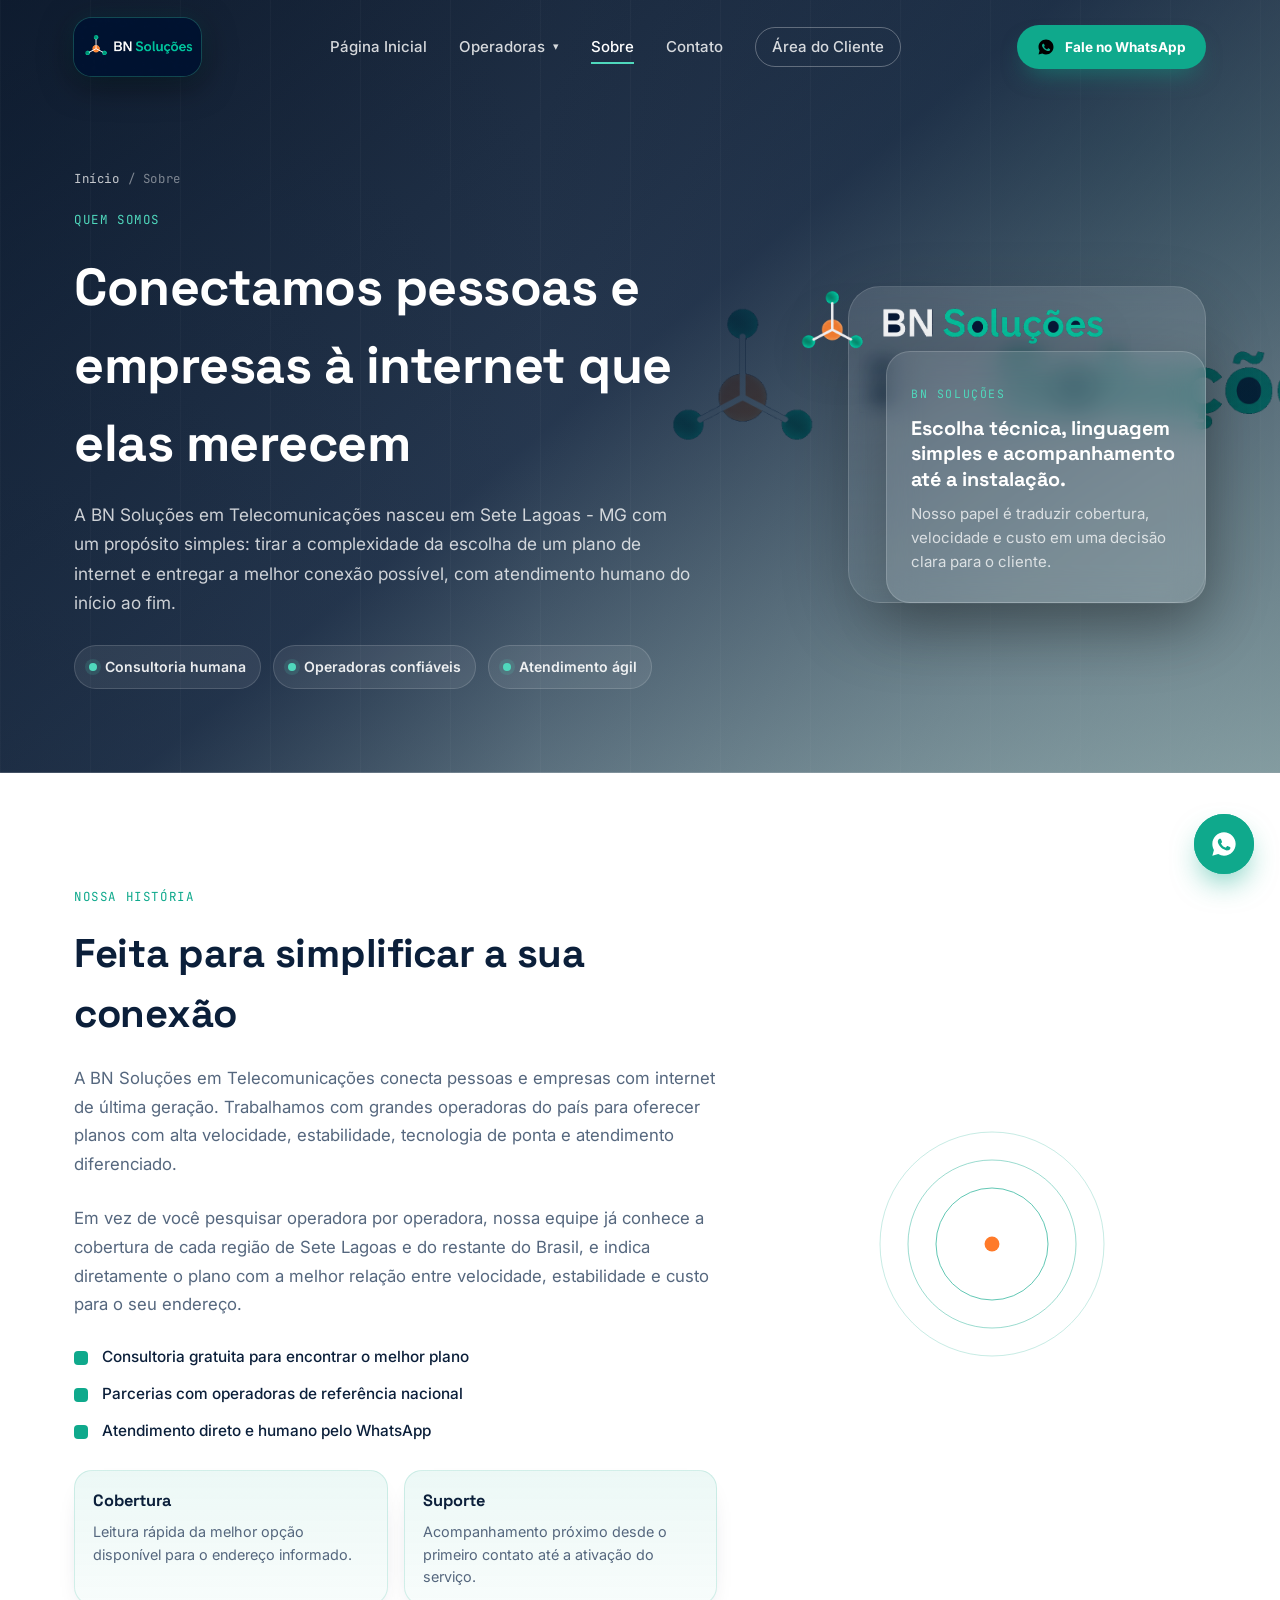
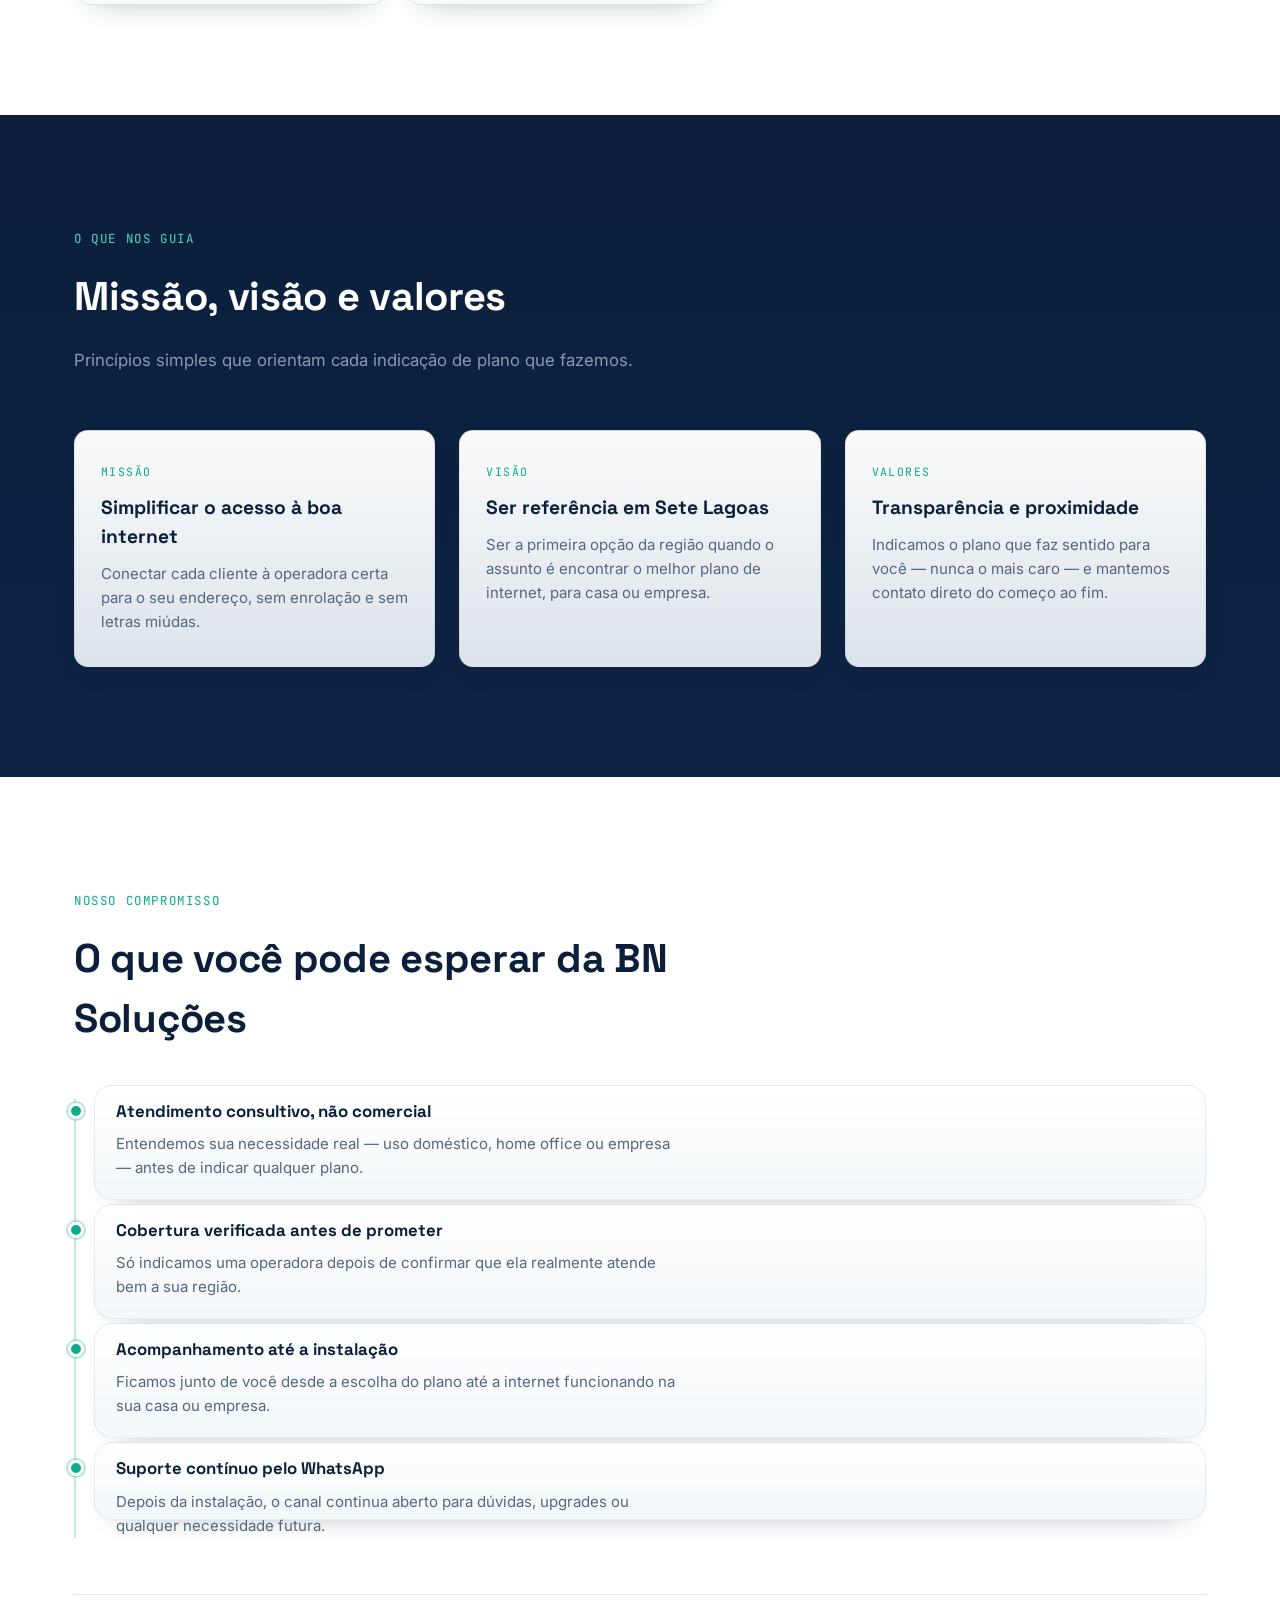
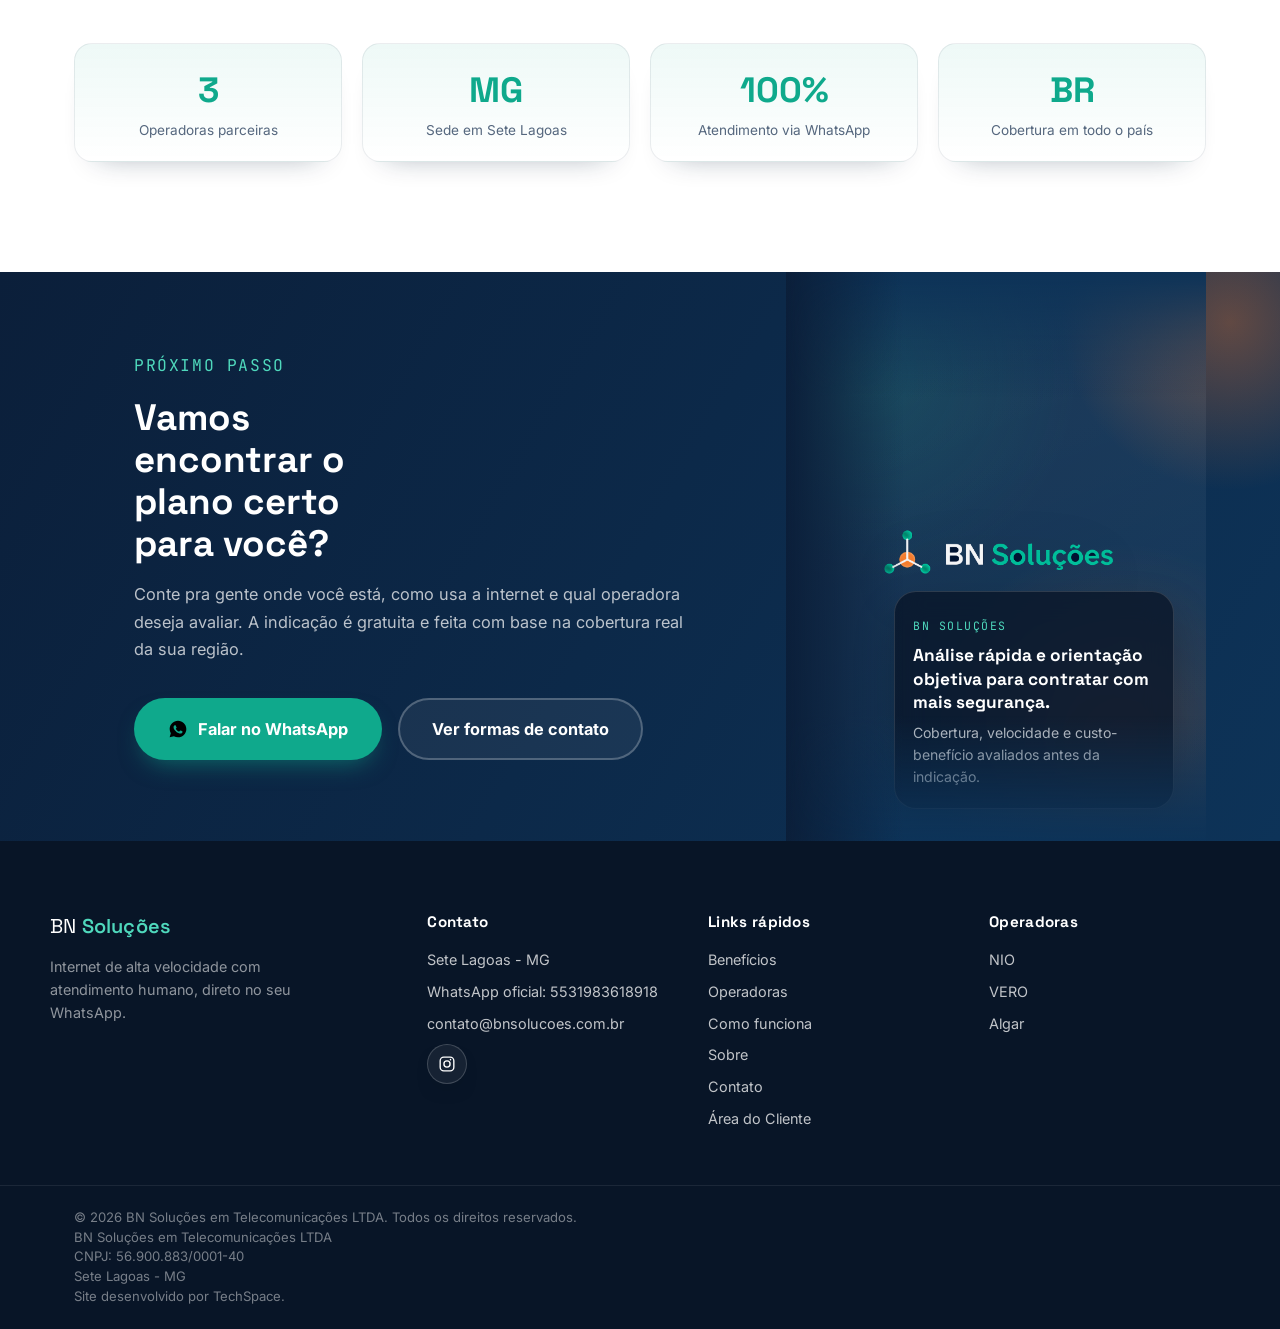
<file: sobre.html>
<!DOCTYPE html>
<html lang="pt-BR">
<head>
<meta charset="UTF-8">
<meta name="viewport" content="width=device-width, initial-scale=1.0, viewport-fit=cover">
<meta name="theme-color" content="#0B1F3A">
<title>Sobre a BN Soluções | Internet de Alta Velocidade em Sete Lagoas - MG</title>
<meta name="description" content="Conheça a BN Soluções em Telecomunicações: nossa missão, valores e o compromisso de conectar pessoas e empresas às melhores operadoras do Brasil.">
<link rel="preconnect" href="https://fonts.googleapis.com">
<link rel="preconnect" href="https://fonts.gstatic.com" crossorigin>
<link href="https://fonts.googleapis.com/css2?family=Space+Grotesk:wght@400;500;600;700&family=Inter:wght@400;500;600;700;800&family=JetBrains+Mono:wght@400;500&display=swap" rel="stylesheet">
<link rel="icon" type="image/png" href="imagens/logotrying.png">
<link rel="apple-touch-icon" href="imagens/logotrying.png">
<link rel="stylesheet" href="style.css">
</head>
<body>

<div class="signal-cursor" aria-hidden="true"></div>

<!-- ===== HEADER ===== -->
<header class="site-header" id="header">
  <div class="container header-inner">
    <a href="index.html" class="brand">
      <img src="imagens/bnlogo.png" alt="BN Soluções" class="brand-logo">
    </a>

    <nav class="main-nav" id="main-nav" aria-label="Menu principal">
      <a href="index.html">Página Inicial</a>
      <div class="nav-dropdown" id="nav-dropdown">
        <button type="button" class="nav-link dropdown-toggle" id="dropdown-toggle" aria-haspopup="true" aria-expanded="false">
          Operadoras
          <span class="dropdown-arrow" aria-hidden="true">▾</span>
        </button>
        <ul class="dropdown-menu" aria-label="submenu de operadoras">
          <li><a href="index.html#operadoras">Todas operadoras</a></li>
          <li><a href="nio.html">NIO</a></li>
          <li><a href="vero.html">VERO</a></li>
          <li><a href="algar.html">Algar</a></li>
        </ul>
      </div>
      <a href="sobre.html" class="nav-active" aria-current="page">Sobre</a>
      <a href="contato.html">Contato</a>
      <a href="cliente.html" class="nav-cliente">Área do Cliente</a>
    </nav>

    <div class="header-actions">
      <a class="btn btn-whatsapp btn-sm" href="https://wa.me/5531983618918" target="_blank" rel="noopener">
        <svg class="icon" viewBox="0 0 24 24" width="18" height="18"><path d="M12 2C6.48 2 2 6.48 2 12c0 1.85.5 3.58 1.36 5.07L2 22l5.06-1.33A9.94 9.94 0 0 0 12 22c5.52 0 10-4.48 10-10S17.52 2 12 2Zm5.2 14.2c-.22.62-1.28 1.2-1.77 1.24-.45.05-1.02.07-1.65-.1-.38-.11-.87-.28-1.5-.55-2.64-1.14-4.36-3.8-4.5-3.98-.13-.18-1.08-1.44-1.08-2.74 0-1.3.68-1.94.92-2.2.24-.27.53-.33.7-.33.18 0 .35 0 .5.01.16.01.38-.06.6.46.22.53.75 1.83.82 1.96.07.13.11.29.02.47-.09.18-.14.29-.27.44-.13.16-.28.35-.4.47-.13.13-.27.27-.11.53.15.27.68 1.12 1.46 1.81 1 .89 1.85 1.17 2.11 1.3.27.13.42.11.58-.07.16-.18.68-.79.86-1.06.18-.27.36-.22.6-.13.25.09 1.57.74 1.84.87.27.13.45.2.51.31.07.13.07.72-.15 1.35Z"/></svg>
        Fale no WhatsApp
      </a>
    </div>

    <button class="menu-toggle" id="menu-toggle" aria-label="Abrir menu" aria-expanded="false">
      <span></span><span></span><span></span>
    </button>
  </div>
</header>

<main>

  <!-- ===== HERO INTERNO ===== -->
  <section class="page-hero page-hero-brand">
    <div class="container page-hero-grid">
      <div class="page-hero-copy">
        <p class="page-breadcrumb"><a href="index.html">Início</a> / Sobre</p>
        <p class="eyebrow">Quem somos</p>
        <h1>Conectamos pessoas e empresas à internet que elas merecem</h1>
        <p class="page-hero-lead">
          A BN Soluções em Telecomunicações nasceu em Sete Lagoas - MG com um propósito simples:
          tirar a complexidade da escolha de um plano de internet e entregar a melhor conexão possível,
          com atendimento humano do início ao fim.
        </p>
        <div class="page-hero-points" aria-label="Destaques da BN Soluções">
          <span>Consultoria humana</span>
          <span>Operadoras confiáveis</span>
          <span>Atendimento ágil</span>
        </div>
      </div>

      <div class="page-hero-panel" aria-hidden="true">
        <img src="imagens/bnlogo-transparent.png" alt="" class="page-hero-panel-logo">
        <div class="page-hero-panel-card">
          <span class="page-hero-panel-kicker">BN Soluções</span>
          <strong>Escolha técnica, linguagem simples e acompanhamento até a instalação.</strong>
          <p>Nosso papel é traduzir cobertura, velocidade e custo em uma decisão clara para o cliente.</p>
        </div>
      </div>
    </div>
  </section>

  <!-- ===== HISTÓRIA / TEXTO INSTITUCIONAL ===== -->
  <section class="section">
    <div class="container about-inner">
      <div class="about-text">
        <p class="eyebrow eyebrow-dark">Nossa história</p>
        <h2 class="section-title">Feita para simplificar a sua conexão</h2>
        <p class="about-lead">
          A BN Soluções em Telecomunicações conecta pessoas e empresas com internet de última geração.
          Trabalhamos com grandes operadoras do país para oferecer planos com alta velocidade,
          estabilidade, tecnologia de ponta e atendimento diferenciado.
        </p>
        <p class="about-lead">
          Em vez de você pesquisar operadora por operadora, nossa equipe já conhece a cobertura de cada
          região de Sete Lagoas e do restante do Brasil, e indica diretamente o plano com a melhor
          relação entre velocidade, estabilidade e custo para o seu endereço.
        </p>
        <ul class="about-list">
          <li>Consultoria gratuita para encontrar o melhor plano</li>
          <li>Parcerias com operadoras de referência nacional</li>
          <li>Atendimento direto e humano pelo WhatsApp</li>
        </ul>
        <div class="about-highlight-strip">
          <div class="about-highlight-card">
            <span class="about-highlight-value">Cobertura</span>
            <p>Leitura rápida da melhor opção disponível para o endereço informado.</p>
          </div>
          <div class="about-highlight-card">
            <span class="about-highlight-value">Suporte</span>
            <p>Acompanhamento próximo desde o primeiro contato até a ativação do serviço.</p>
          </div>
        </div>
      </div>
      <div class="about-visual" aria-hidden="true">
        <svg viewBox="0 0 300 300">
          <circle cx="150" cy="150" r="120" class="ring ring-1"/>
          <circle cx="150" cy="150" r="90" class="ring ring-2"/>
          <circle cx="150" cy="150" r="60" class="ring ring-3"/>
          <circle cx="150" cy="150" r="8" class="ring-core"/>
        </svg>
      </div>
    </div>
  </section>

  <!-- ===== MISSÃO / VISÃO / VALORES ===== -->
  <section class="section section-dark">
    <div class="container">
      <p class="eyebrow">O que nos guia</p>
      <h2 class="section-title section-title-light">Missão, visão e valores</h2>
      <p class="section-lead">Princípios simples que orientam cada indicação de plano que fazemos.</p>

      <div class="values-grid">
        <div class="value-card">
          <span class="value-tag">Missão</span>
          <h3>Simplificar o acesso à boa internet</h3>
          <p>Conectar cada cliente à operadora certa para o seu endereço, sem enrolação e sem letras miúdas.</p>
        </div>
        <div class="value-card">
          <span class="value-tag">Visão</span>
          <h3>Ser referência em Sete Lagoas</h3>
          <p>Ser a primeira opção da região quando o assunto é encontrar o melhor plano de internet, para casa ou empresa.</p>
        </div>
        <div class="value-card">
          <span class="value-tag">Valores</span>
          <h3>Transparência e proximidade</h3>
          <p>Indicamos o plano que faz sentido para você — nunca o mais caro — e mantemos contato direto do começo ao fim.</p>
        </div>
      </div>
    </div>
  </section>

  <!-- ===== DIFERENCIAIS / COMO TRABALHAMOS ===== -->
  <section class="section">
    <div class="container">
      <p class="eyebrow eyebrow-dark">Nosso compromisso</p>
      <h2 class="section-title">O que você pode esperar da BN Soluções</h2>

      <div class="timeline">
        <div class="timeline-item">
          <h3>Atendimento consultivo, não comercial</h3>
          <p>Entendemos sua necessidade real — uso doméstico, home office ou empresa — antes de indicar qualquer plano.</p>
        </div>
        <div class="timeline-item">
          <h3>Cobertura verificada antes de prometer</h3>
          <p>Só indicamos uma operadora depois de confirmar que ela realmente atende bem a sua região.</p>
        </div>
        <div class="timeline-item">
          <h3>Acompanhamento até a instalação</h3>
          <p>Ficamos junto de você desde a escolha do plano até a internet funcionando na sua casa ou empresa.</p>
        </div>
        <div class="timeline-item">
          <h3>Suporte contínuo pelo WhatsApp</h3>
          <p>Depois da instalação, o canal continua aberto para dúvidas, upgrades ou qualquer necessidade futura.</p>
        </div>
      </div>

      <div class="numbers-strip">
        <div class="number-item">
          <span class="num">3</span>
          <span class="label">Operadoras parceiras</span>
        </div>
        <div class="number-item">
          <span class="num">MG</span>
          <span class="label">Sede em Sete Lagoas</span>
        </div>
        <div class="number-item">
          <span class="num">100%</span>
          <span class="label">Atendimento via WhatsApp</span>
        </div>
        <div class="number-item">
          <span class="num">BR</span>
          <span class="label">Cobertura em todo o país</span>
        </div>
      </div>
    </div>
  </section>

  <!-- ===== CTA FINAL ===== -->
  <section class="cta-final">
    <div class="container cta-final-inner">
      <div class="cta-final-copy">
        <p class="eyebrow">Próximo passo</p>
        <h2>Vamos encontrar o plano certo para você?</h2>
        <p>Conte pra gente onde você está, como usa a internet e qual operadora deseja avaliar. A indicação é gratuita e feita com base na cobertura real da sua região.</p>
        <div class="cta-final-actions">
          <a href="https://wa.me/5531983618918?text=Ol%C3%A1!%20Quero%20saber%20mais%20sobre%20a%20BN%20Solu%C3%A7%C3%B5es." target="_blank" rel="noopener" class="btn btn-whatsapp btn-lg">
            <svg class="icon" viewBox="0 0 24 24" width="20" height="20"><path d="M12 2C6.48 2 2 6.48 2 12c0 1.85.5 3.58 1.36 5.07L2 22l5.06-1.33A9.94 9.94 0 0 0 12 22c5.52 0 10-4.48 10-10S17.52 2 12 2Zm5.2 14.2c-.22.62-1.28 1.2-1.77 1.24-.45.05-1.02.07-1.65-.1-.38-.11-.87-.28-1.5-.55-2.64-1.14-4.36-3.8-4.5-3.98-.13-.18-1.08-1.44-1.08-2.74 0-1.3.68-1.94.92-2.2.24-.27.53-.33.7-.33.18 0 .35 0 .5.01.16.01.38-.06.6.46.22.53.75 1.83.82 1.96.07.13.11.29.02.47-.09.18-.14.29-.27.44-.13.16-.28.35-.4.47-.13.13-.27.27-.11.53.15.27.68 1.12 1.46 1.81 1 .89 1.85 1.17 2.11 1.3.27.13.42.11.58-.07.16-.18.68-.79.86-1.06.18-.27.36-.22.6-.13.25.09 1.57.74 1.84.87.27.13.45.2.51.31.07.13.07.72-.15 1.35Z"/></svg>
            Falar no WhatsApp
          </a>
          <a href="contato.html" class="btn btn-ghost btn-lg">Ver formas de contato</a>
        </div>
      </div>

      <div class="cta-final-image cta-final-brand-panel" aria-hidden="true">
        <img src="imagens/bnlogo-transparent.png" alt="">
        <div class="cta-final-brand-card">
          <span class="cta-final-brand-label">BN Soluções</span>
          <strong>Análise rápida e orientação objetiva para contratar com mais segurança.</strong>
          <p>Cobertura, velocidade e custo-benefício avaliados antes da indicação.</p>
        </div>
      </div>
    </div>
  </section>

</main>

<!-- ===== FOOTER ===== -->
<footer class="site-footer">
  <div class="container footer-inner">
    <div class="footer-brand">
      <span class="brand-text footer-brand-text">BN <strong>Soluções</strong></span>
      <p>Internet de alta velocidade com atendimento humano, direto no seu WhatsApp.</p>
    </div>

    <div class="footer-col">
      <h4>Contato</h4>
      <p>Sete Lagoas - MG</p>
      <p><a href="https://wa.me/5531983618918" target="_blank" rel="noopener">WhatsApp oficial: 5531983618918</a></p>
      <p><a href="mailto:contato@bnsolucoes.com.br">contato@bnsolucoes.com.br</a></p>
      <p><a class="footer-social-link" href="https://www.instagram.com/bn_solucoes_em_telecom?igsh=MWhiN2R0YjNvcnEyZA%3D%3D&utm_source=qr" target="_blank" rel="noopener">Instagram: bn_solucoes_em_telecom</a></p>
    </div>

    <div class="footer-col">
      <h4>Links rápidos</h4>
      <p><a href="index.html#beneficios">Benefícios</a></p>
      <p><a href="index.html#operadoras">Operadoras</a></p>
      <p><a href="index.html#como-funciona">Como funciona</a></p>
      <p><a href="sobre.html">Sobre</a></p>
      <p><a href="contato.html">Contato</a></p>
      <p><a href="cliente.html">Área do Cliente</a></p>
    </div>

    <div class="footer-col">
      <h4>Operadoras</h4>
      <p><a href="nio.html">NIO</a></p>
      <p><a href="vero.html">VERO</a></p>
      <p><a href="algar.html">Algar</a></p>
    </div>
  </div>
  <div class="footer-bottom">
    <div class="container">
      <p>&copy; <span id="year"></span> BN Soluções em Telecomunicações LTDA. Todos os direitos reservados.</p>
      <p>BN Soluções em Telecomunicações LTDA<br>CNPJ: 56.900.883/0001-40<br>Sete Lagoas - MG</p>
      <p>Site desenvolvido por TechSpace.</p>
    </div>
  </div>
</footer>

<a href="https://wa.me/5531983618918" target="_blank" rel="noopener" class="float-whatsapp" aria-label="Falar no WhatsApp">
  <svg viewBox="0 0 24 24" width="28" height="28"><path d="M12 2C6.48 2 2 6.48 2 12c0 1.85.5 3.58 1.36 5.07L2 22l5.06-1.33A9.94 9.94 0 0 0 12 22c5.52 0 10-4.48 10-10S17.52 2 12 2Zm5.2 14.2c-.22.62-1.28 1.2-1.77 1.24-.45.05-1.02.07-1.65-.1-.38-.11-.87-.28-1.5-.55-2.64-1.14-4.36-3.8-4.5-3.98-.13-.18-1.08-1.44-1.08-2.74 0-1.3.68-1.94.92-2.2.24-.27.53-.33.7-.33.18 0 .35 0 .5.01.16.01.38-.06.6.46.22.53.75 1.83.82 1.96.07.13.11.29.02.47-.09.18-.14.29-.27.44-.13.16-.28.35-.4.47-.13.13-.27.27-.11.53.15.27.68 1.12 1.46 1.81 1 .89 1.85 1.17 2.11 1.3.27.13.42.11.58-.07.16-.18.68-.79.86-1.06.18-.27.36-.22.6-.13.25.09 1.57.74 1.84.87.27.13.45.2.51.31.07.13.07.72-.15 1.35Z"/></svg>
</a>

<script src="script.js"></script>
</body>
</html>
</file>
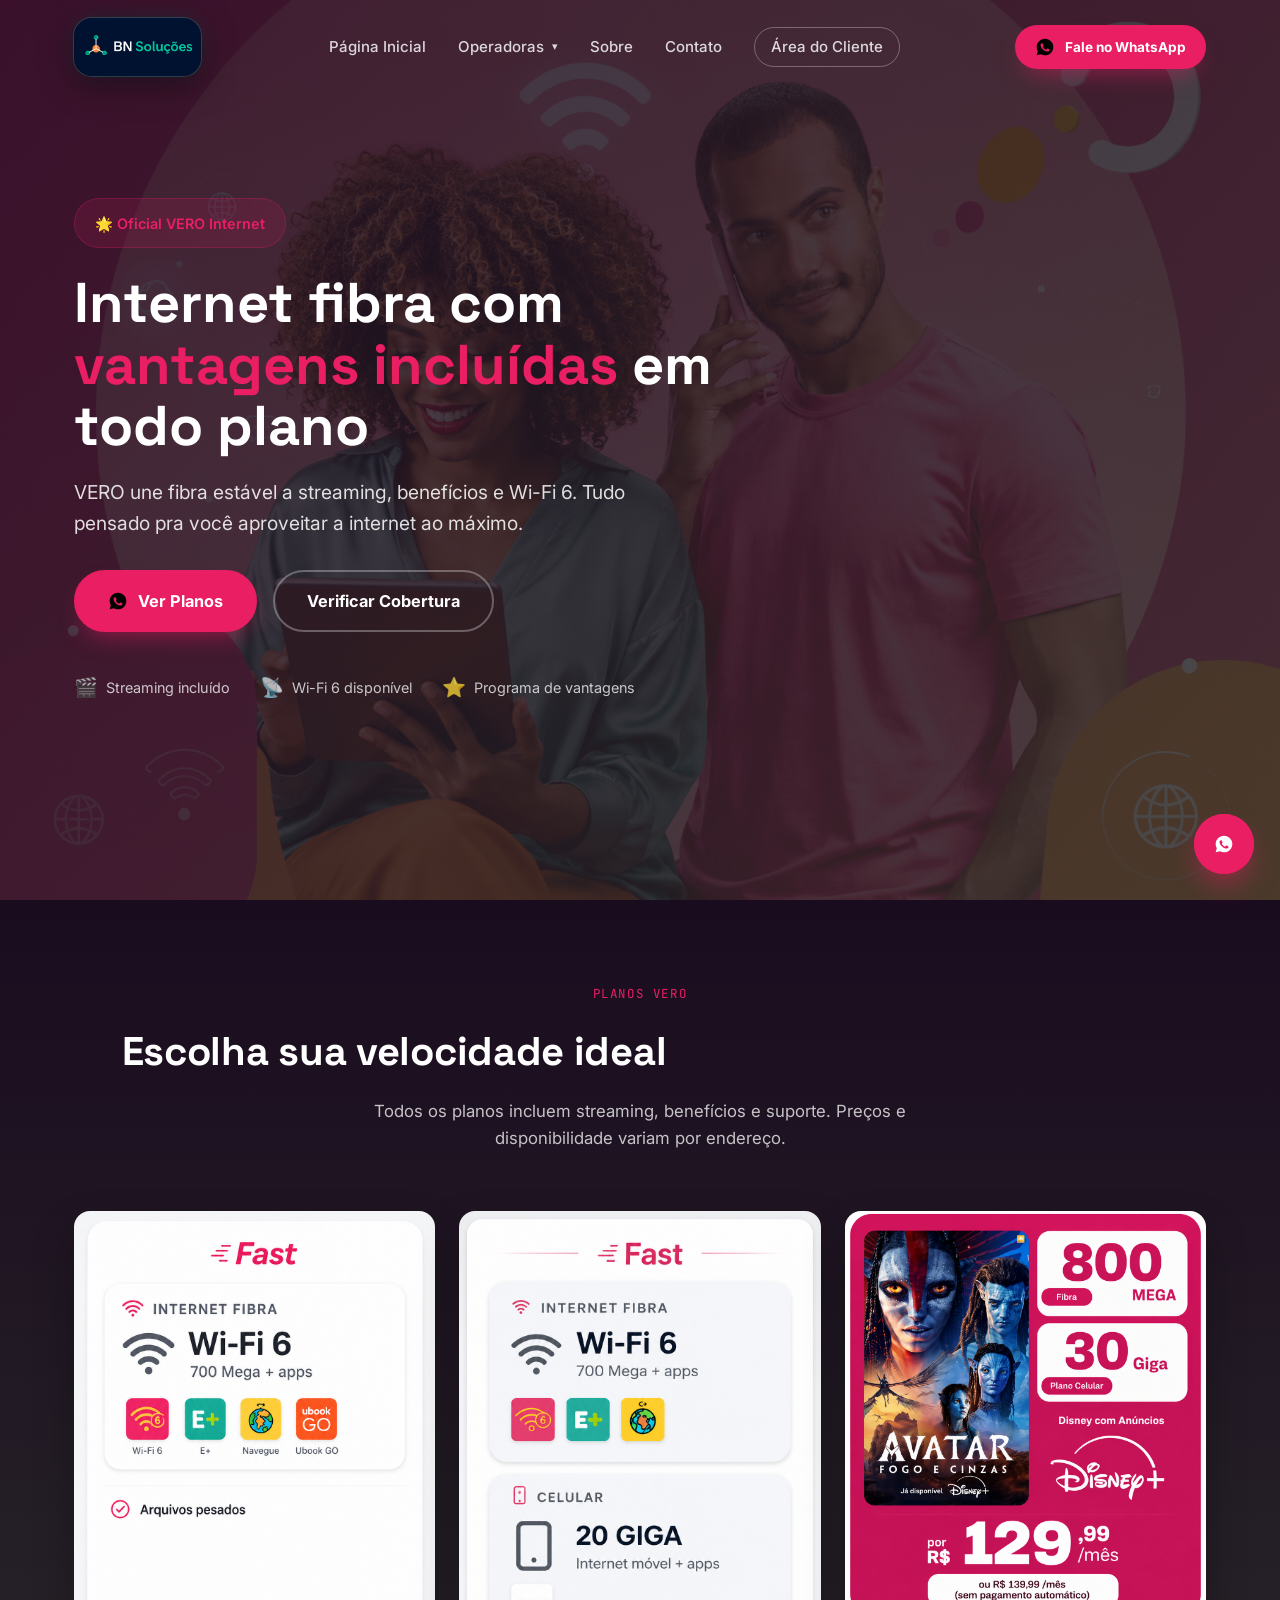
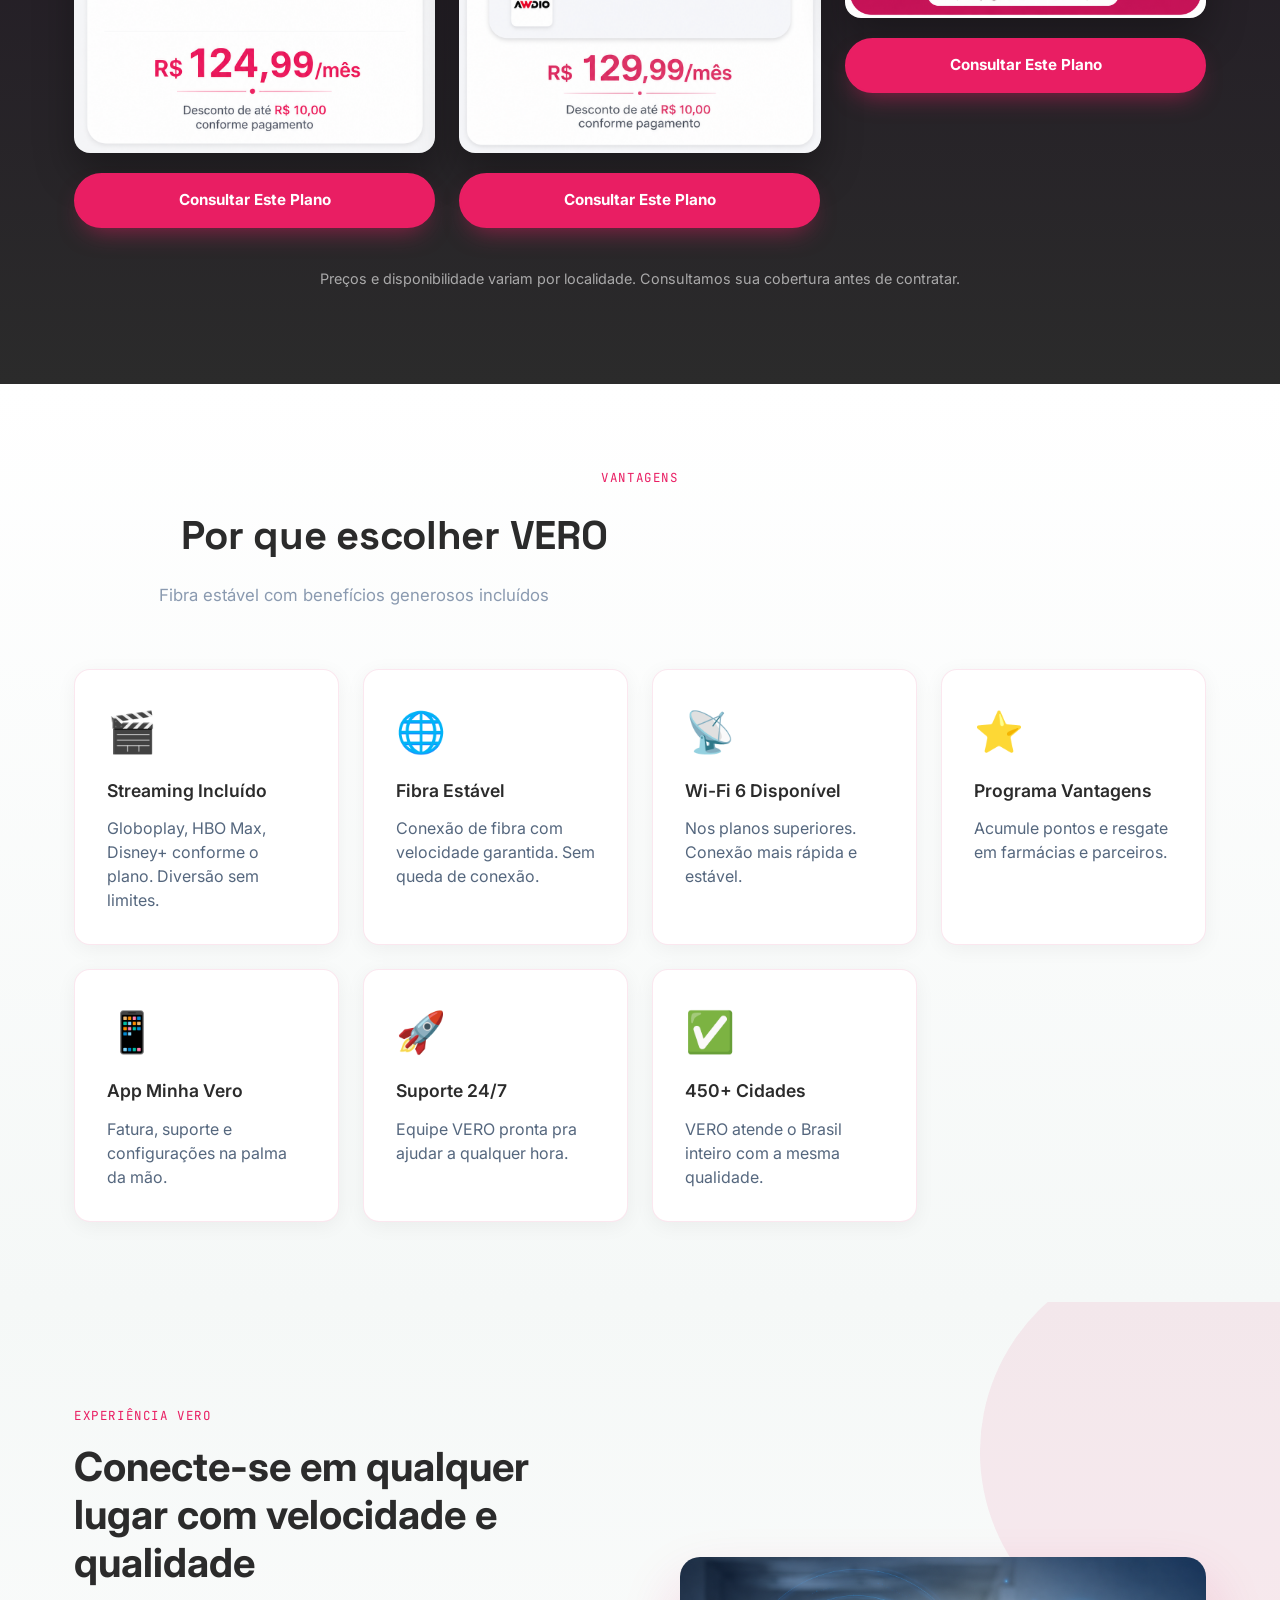
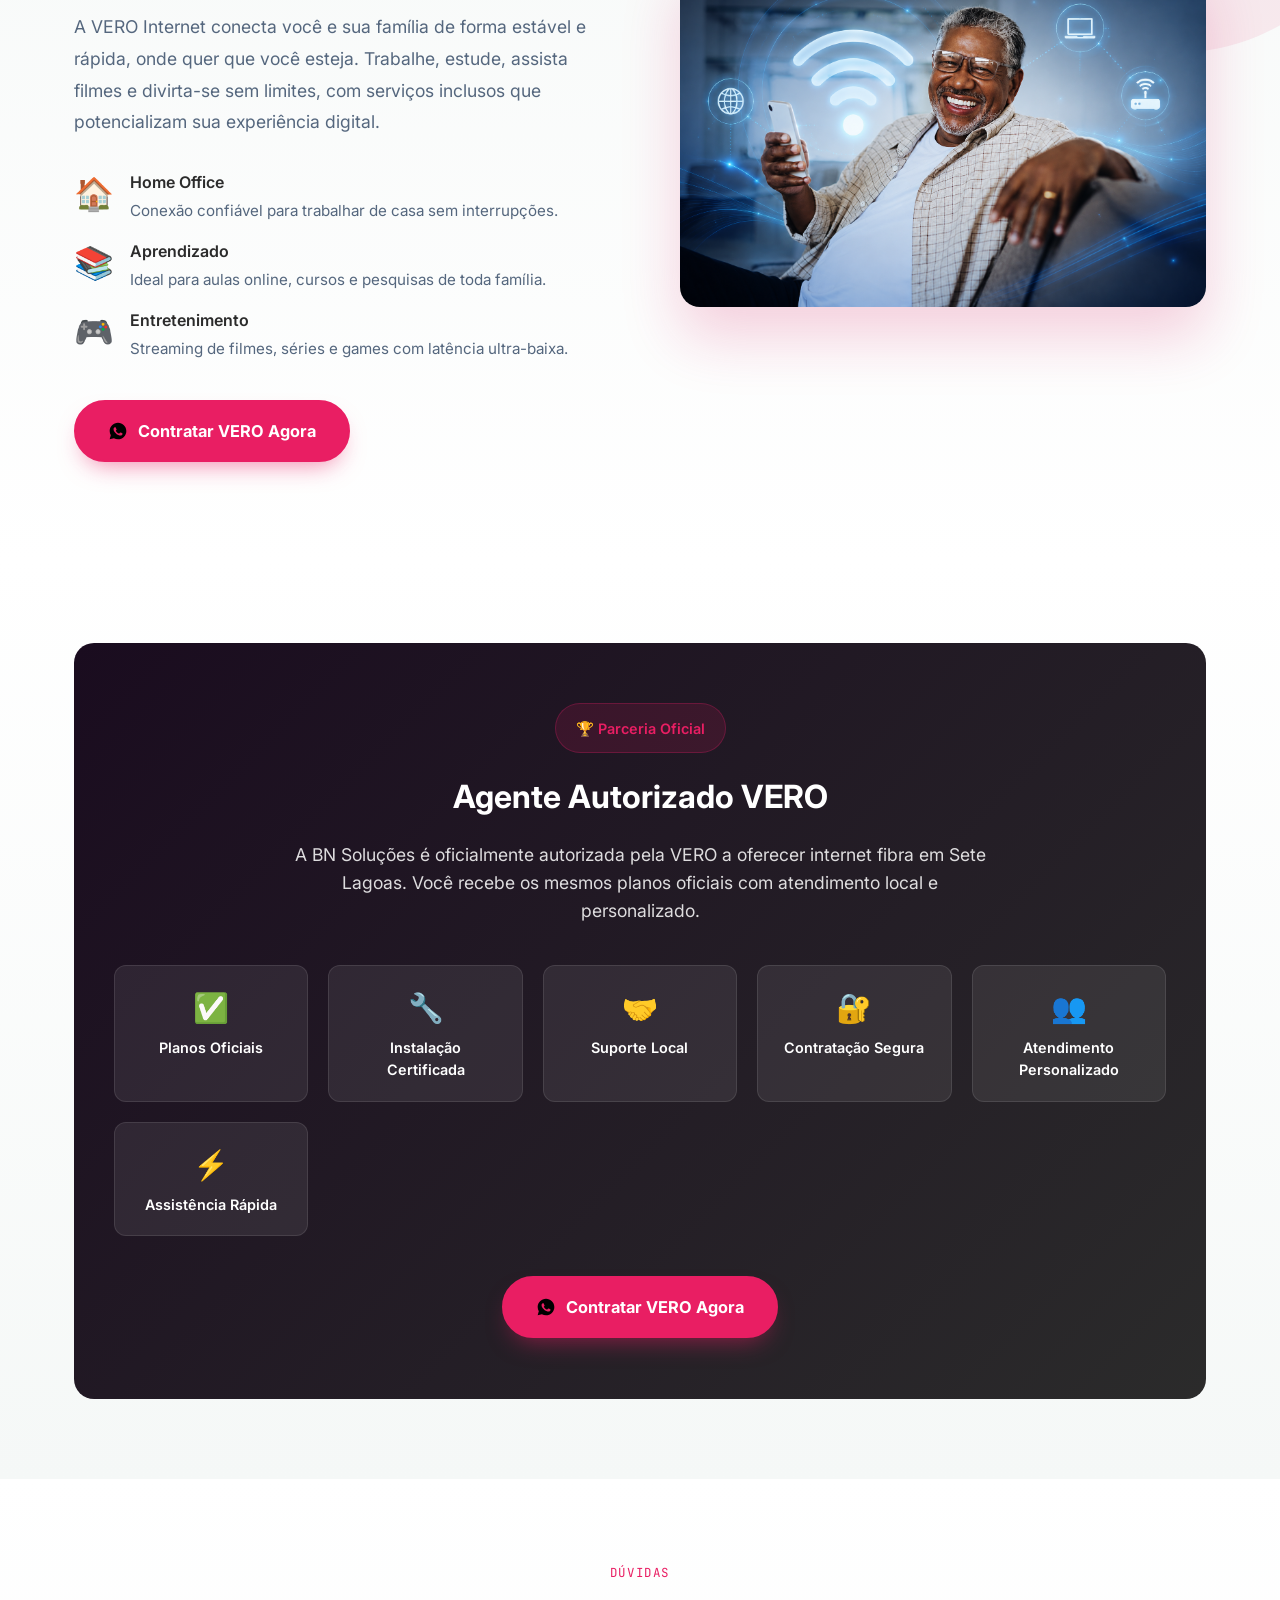
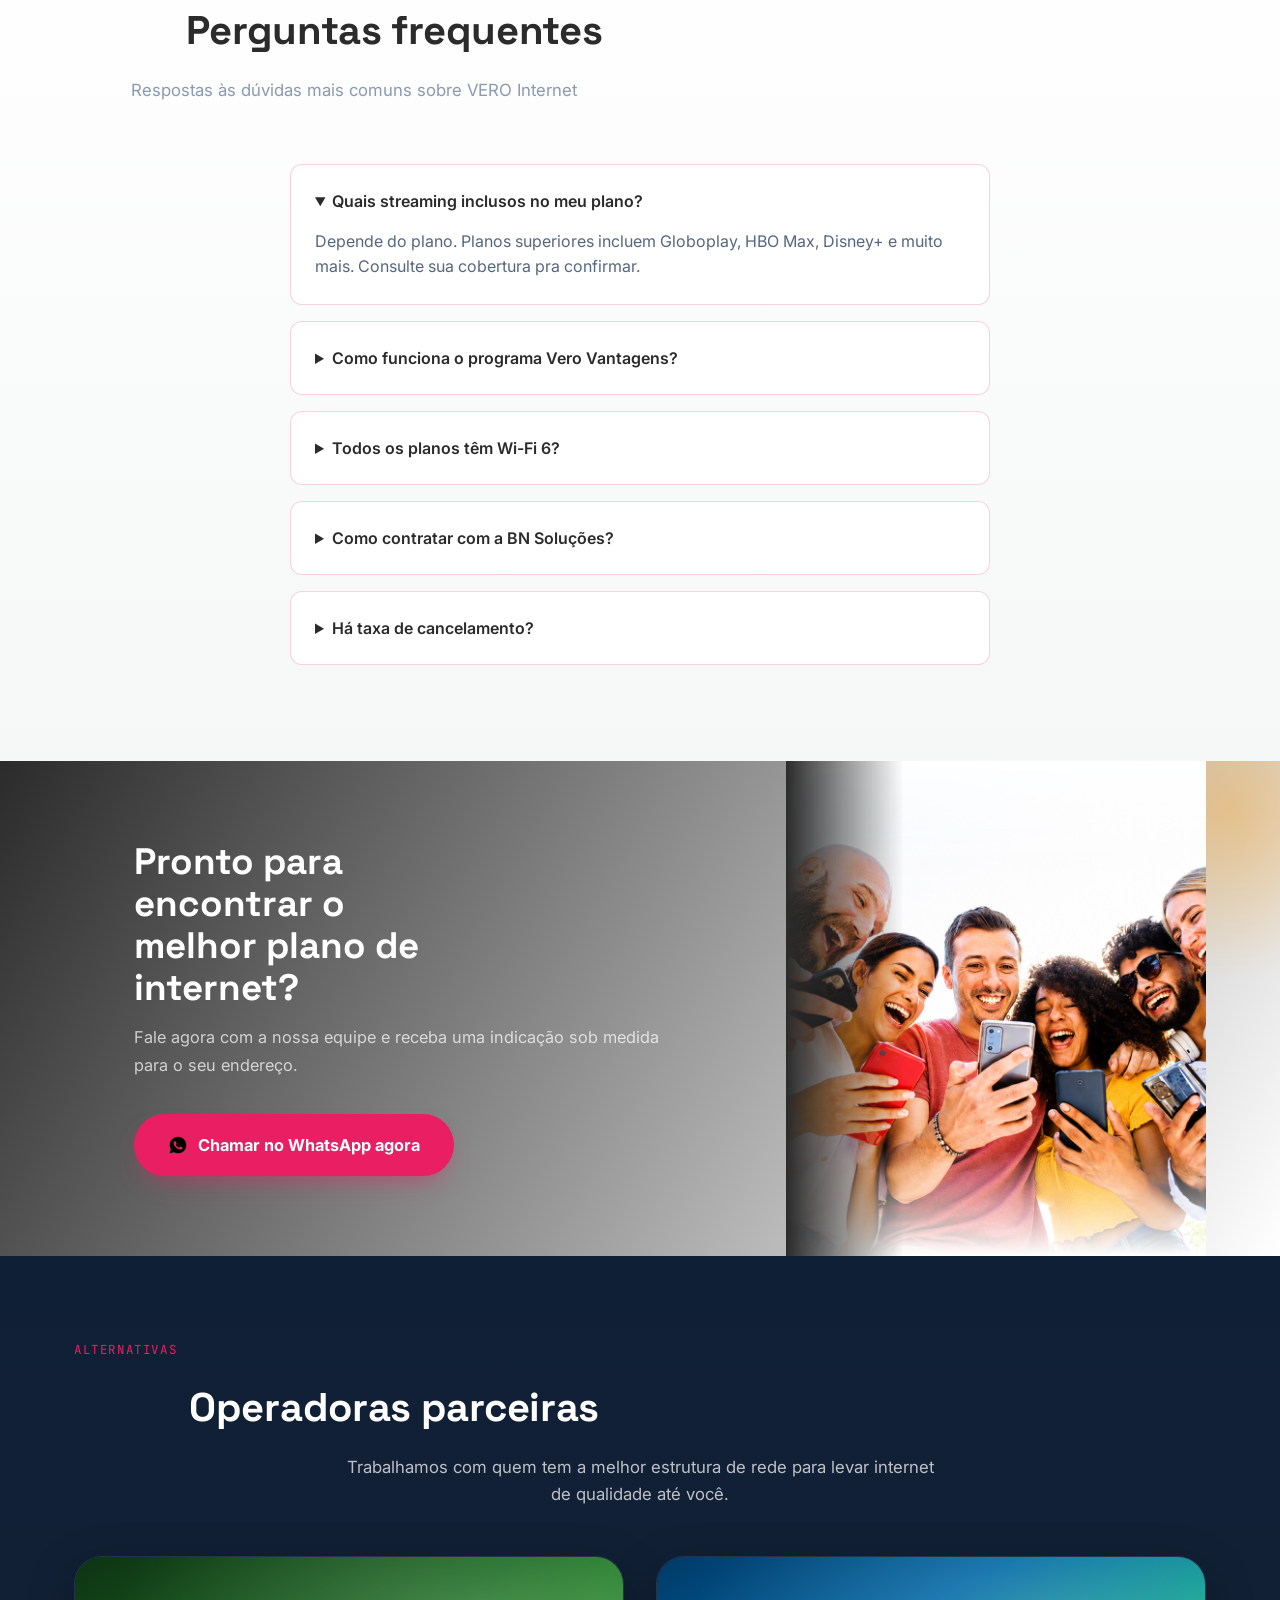
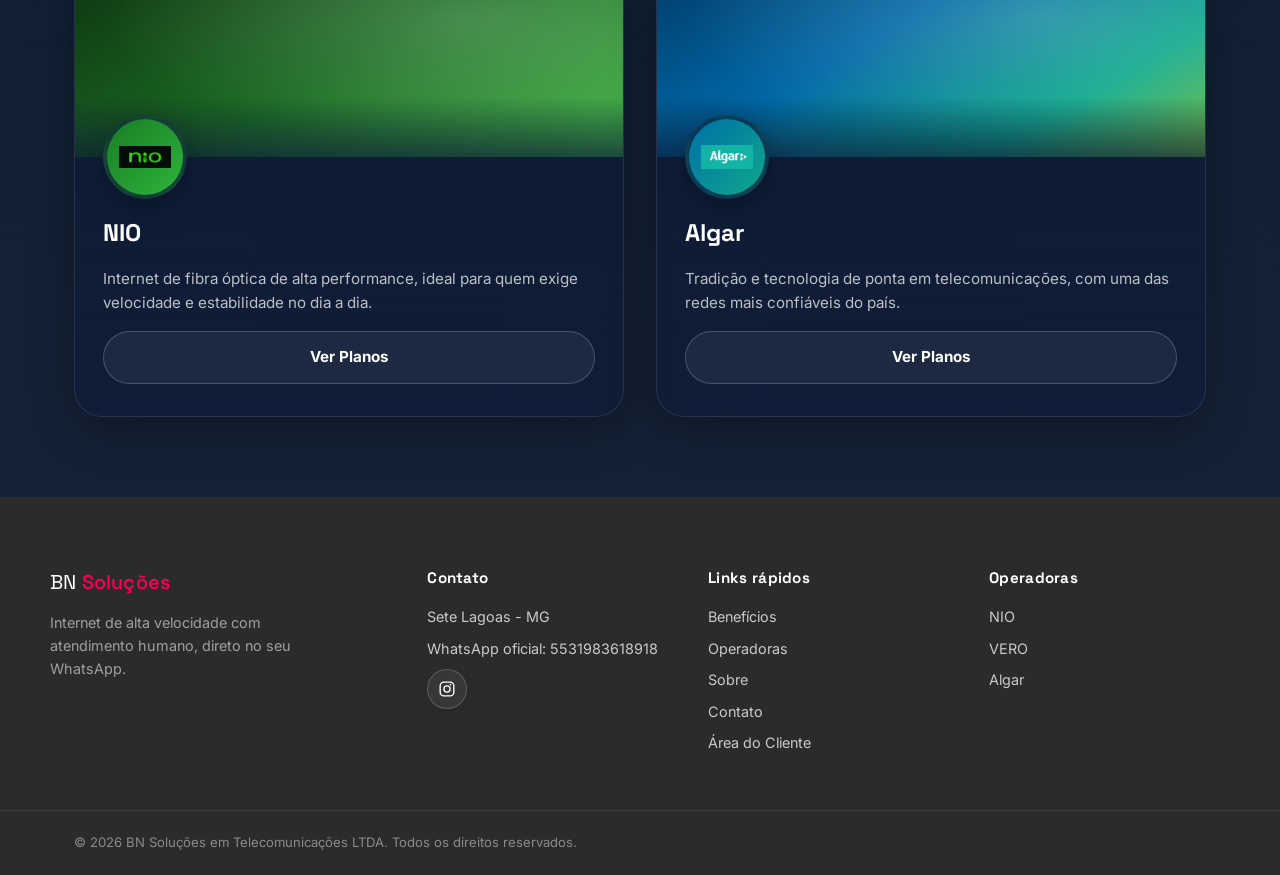
<file: vero.html>
<!DOCTYPE html>
<html lang="pt-BR">
<head>
<meta charset="UTF-8">
<meta name="viewport" content="width=device-width, initial-scale=1.0, viewport-fit=cover">
<meta name="theme-color" content="#D81B60">
<title>VERO Internet Fibra | Planos Flexíveis em Sete Lagoas | BN Soluções</title>
<meta name="description" content="Contrate a internet fibra da VERO em Sete Lagoas com a BN Soluções: cobertura ampla, planos flexíveis e programa de vantagens.">
<meta name="keywords" content="VERO internet, fibra óptica sete lagoas, internet residencial, planos empresariais, internet VERO">
<meta name="author" content="BN Soluções em Telecomunicações">
<meta name="robots" content="index, follow, max-snippet:-1, max-image-preview:large, max-video-preview:-1">
<link rel="canonical" href="https://bntelecomunicacoes.com.br/vero.html">
<meta property="og:title" content="VERO Internet Fibra | Planos Flexíveis em Sete Lagoas">
<meta property="og:description" content="Internet fibra VERO em Sete Lagoas. Cobertura ampla, planos flexíveis para residências e empresas. Consulte com BN Soluções.">
<meta property="og:type" content="website">
<meta property="og:url" content="https://bntelecomunicacoes.com.br/vero.html">
<meta property="og:image" content="https://bntelecomunicacoes.com.br/imagens/verologo.png">
<meta property="og:locale" content="pt_BR">
<meta name="twitter:card" content="summary_large_image">
<link rel="preconnect" href="https://fonts.googleapis.com">
<link rel="preconnect" href="https://fonts.gstatic.com" crossorigin>
<link href="https://fonts.googleapis.com/css2?family=Space+Grotesk:wght@400;500;600;700&family=Inter:wght@400;500;600;700;800&family=JetBrains+Mono:wght@400;500&display=swap" rel="stylesheet">
<link rel="icon" type="image/png" href="imagens/logotrying.png">
<link rel="apple-touch-icon" href="imagens/logotrying.png">
<link rel="stylesheet" href="style.css">
<script type="application/ld+json">
{
  "@context": "https://schema.org",
  "@type": "BreadcrumbList",
  "itemListElement": [
    {"@type": "ListItem", "position": 1, "name": "Home", "item": "https://bntelecomunicacoes.com.br"},
    {"@type": "ListItem", "position": 2, "name": "VERO", "item": "https://bntelecomunicacoes.com.br/vero.html"}
  ]
}
</script>
<script type="application/ld+json">
{
  "@context": "https://schema.org",
  "@type": "LocalBusiness",
  "name": "VERO - BN Soluções em Telecomunicações",
  "image": "https://bntelecomunicacoes.com.br/imagens/verologo.png",
  "description": "Internet fibra óptica VERO em Sete Lagoas com cobertura ampla, planos flexíveis e serviços digitais.",
  "address": {
    "@type": "PostalAddress",
    "addressLocality": "Sete Lagoas",
    "addressRegion": "MG",
    "addressCountry": "BR"
  },
  "url": "https://bntelecomunicacoes.com.br/vero.html"
}
</script>
<style>
  :root {
    /* Primary Brand Colors */
    --pink-primary: #D81B60;
    --pink-primary-rgb: 216,27,96;
    --pink-hover: #C2185B;
    
    /* Background Colors */
    --navy: #2B2B2B;
    --navy-rgb: 43,43,43;
    --navy-2: #F8FAFC;
    --navy-3: #FFFFFF;
    --footer-bg: #2B2B2B;
    
    /* Text Colors */
    --text-primary: #1F2937;
    --text-body: #6B7280;
    --text-white: #FFFFFF;
    
    /* Card & Border Colors */
    --card-bg: #FFFFFF;
    --card-border: #E5E7EB;
    --border-color: #E5E7EB;
    
    /* Brand Pink (official VERO color) */
    --teal: #E91E63;
    --teal-rgb: 233,30,99;
    --teal-dark: #C2185B;
    --teal-light: #F50057;
    --teal-light-rgb: 245,0,87;
    
    /* Secondary (orange for VERO) */
    --orange: #FF9800;
    --orange-rgb: 255,152,0;
  }
</style>
</head>
<body>

<div class="signal-cursor" aria-hidden="true"></div>

<!-- ===== HEADER ===== -->
<header class="site-header" id="header">
  <div class="container header-inner">
    <a href="index.html" class="brand">
      <img src="imagens/bnlogo.png" alt="BN Soluções" class="brand-logo">
    </a>

    <nav class="main-nav" id="main-nav" aria-label="Menu principal">
      <a href="index.html">Página Inicial</a>
      <div class="nav-dropdown" id="nav-dropdown">
        <button type="button" class="nav-link dropdown-toggle" id="dropdown-toggle" aria-haspopup="true" aria-expanded="false">
          Operadoras
          <span class="dropdown-arrow" aria-hidden="true">▾</span>
        </button>
        <ul class="dropdown-menu" aria-label="submenu de operadoras">
          <li><a href="index.html#operadoras">Todas operadoras</a></li>
          <li><a href="nio.html">NIO</a></li>
          <li><a href="vero.html">VERO</a></li>
          <li><a href="algar.html">Algar</a></li>
        </ul>
      </div>
      <a href="sobre.html">Sobre</a>
      <a href="contato.html">Contato</a>
      <a href="cliente.html" class="nav-cliente">Área do Cliente</a>
    </nav>

    <div class="header-actions">
      <a class="btn btn-whatsapp btn-sm" href="https://wa.me/5531983618918?text=" target="_blank" rel="noopener">
        <svg class="icon" viewBox="0 0 24 24" width="20" height="20"><path d="M12 2C6.48 2 2 6.48 2 12c0 1.85.5 3.58 1.36 5.07L2 22l5.06-1.33A9.94 9.94 0 0 0 12 22c5.52 0 10-4.48 10-10S17.52 2 12 2Zm5.2 14.2c-.22.62-1.28 1.2-1.77 1.24-.45.05-1.02.07-1.65-.1-.38-.11-.87-.28-1.5-.55-2.64-1.14-4.36-3.8-4.5-3.98-.13-.18-1.08-1.44-1.08-2.74 0-1.3.68-1.94.92-2.2.24-.27.53-.33.7-.33.18 0 .35 0 .5.01.16.01.38-.06.6.46.22.53.75 1.83.82 1.96.07.13.11.29.02.47-.09.18-.14.29-.27.44-.13.16-.28.35-.4.47-.13.13-.27.27-.11.53.15.27.68 1.12 1.46 1.81 1 .89 1.85 1.17 2.11 1.3.27.13.42.11.58-.07.16-.18.68-.79.86-1.06.18-.27.36-.22.6-.13.25.09 1.57.74 1.84.87.27.13.45.2.51.31.07.13.07.72-.15 1.35Z"/></svg>
        Fale no WhatsApp
      </a>
    </div>

    <button class="menu-toggle" id="menu-toggle" aria-label="Abrir menu" aria-expanded="false">
      <span></span><span></span><span></span>
    </button>
  </div>
</header>

<main>

  <!-- ===== HERO PREMIUM ===== -->
  <section class="operator-hero-shell" style="position:relative; overflow:hidden; background: linear-gradient(135deg, rgba(26,12,31,0.85) 0%, rgba(43,43,43,0.85) 100%), url('imagens/vero.background.png') center/cover no-repeat; padding:120px 0; display:flex; align-items:center; min-height:100vh;">
    <div style="position:absolute; inset:0; background:linear-gradient(135deg, rgba(216,27,96,0.1), transparent); background-size:cover; background-position:center; opacity:0.3;"></div>
    <div class="container" style="position:relative; z-index:2;">
      <div class="operator-hero-copy" style="max-width:700px;">
        <div style="display:inline-block; margin-bottom:24px; padding:12px 20px; background:rgba(216,27,96,0.15); border-radius:999px; border:1px solid rgba(216,27,96,0.3);">
          <span style="color:var(--teal); font-weight:600; font-size:0.9rem;">🌟 Oficial VERO Internet</span>
        </div>
        <h1 style="font-family:var(--font-display); font-size:clamp(2rem, 5vw, 3.5rem); font-weight:700; color:white; margin:0 0 20px; line-height:1.1;">Internet fibra com <span style="color:var(--teal);">vantagens incluídas</span> em todo plano</h1>
        <p style="font-size:1.2rem; color:rgba(255,255,255,0.85); margin:0 0 32px; line-height:1.6; max-width:600px;">VERO une fibra estável a streaming, benefícios e Wi-Fi 6. Tudo pensado pra você aproveitar a internet ao máximo.</p>
        <div class="operator-hero-actions" style="display:flex; flex-wrap:wrap; gap:16px; margin-bottom:40px;">
          <a href="#contato" class="btn btn-whatsapp btn-lg" style="background:var(--teal); border-color:var(--teal);">
            <svg class="icon" viewBox="0 0 24 24" width="20" height="20"><path d="M12 2C6.48 2 2 6.48 2 12c0 1.85.5 3.58 1.36 5.07L2 22l5.06-1.33A9.94 9.94 0 0 0 12 22c5.52 0 10-4.48 10-10S17.52 2 12 2Zm5.2 14.2c-.22.62-1.28 1.2-1.77 1.24-.45.05-1.02.07-1.65-.1-.38-.11-.87-.28-1.5-.55-2.64-1.14-4.36-3.8-4.5-3.98-.13-.18-1.08-1.44-1.08-2.74 0-1.3.68-1.94.92-2.2.24-.27.53-.33.7-.33.18 0 .35 0 .5.01.16.01.38-.06.6.46.22.53.75 1.83.82 1.96.07.13.11.29.02.47-.09.18-.14.29-.27.44-.13.16-.28.35-.4.47-.13.13-.27.27-.11.53.15.27.68 1.12 1.46 1.81 1 .89 1.85 1.17 2.11 1.3.27.13.42.11.58-.07.16-.18.68-.79.86-1.06.18-.27.36-.22.6-.13.25.09 1.57.74 1.84.87.27.13.45.2.51.31.07.13.07.72-.15 1.35Z"/></svg>
            Ver Planos
          </a>
          <a href="#contato" class="btn btn-ghost btn-lg" style="border-color:rgba(255,255,255,0.3); color:white;">Verificar Cobertura</a>
        </div>
        <div class="operator-hero-meta" style="display:flex; gap:30px; color:rgba(255,255,255,0.75); font-size:0.9rem;">
          <div style="display:flex; align-items:center; gap:8px;"><span style="font-size:1.2rem;">🎬</span><span>Streaming incluído</span></div>
          <div style="display:flex; align-items:center; gap:8px;"><span style="font-size:1.2rem;">📡</span><span>Wi-Fi 6 disponível</span></div>
          <div style="display:flex; align-items:center; gap:8px;"><span style="font-size:1.2rem;">⭐</span><span>Programa de vantagens</span></div>
        </div>
      </div>
    </div>
  </section>

  <!-- ===== PLANOS DISPONÍVEIS ===== -->
  <section class="section section-dark" style="position:relative; z-index:10; background:linear-gradient(180deg, #1a0c1f 0%, #2B2B2B 100%); padding:80px 0;">
    <div class="container">
      <div style="text-align:center; margin-bottom:60px;">
        <p class="eyebrow" style="color:var(--teal);">PLANOS VERO</p>
        <h2 class="section-title section-title-light" style="margin-bottom:16px;">Escolha sua velocidade ideal</h2>
        <p class="section-lead" style="max-width:600px; margin:0 auto; color:rgba(255,255,255,0.75);">Todos os planos incluem streaming, benefícios e suporte. Preços e disponibilidade variam por endereço.</p>
      </div>

      <div class="operator-plan-gallery" style="display:grid; grid-template-columns:repeat(auto-fit, minmax(280px, 1fr)); gap:24px; margin-bottom:40px;">
        <div style="text-align:center; animation:slideUp 0.6s ease-out;">
          <img src="imagens/vero.plano.png" alt="Plano VERO" class="operator-plan-image" loading="lazy" decoding="async" style="width:100%; height:auto; border-radius:16px; box-shadow:0 20px 40px rgba(0,0,0,0.3); margin-bottom:20px; transition:transform 0.3s ease;">
          <a href="https://wa.me/5531983618918?text=Ol%C3%A1!%20Gostaria%20de%20conhecer%20os%20planos%20VERO." target="_blank" rel="noopener" class="btn btn-whatsapp" style="width:100%; justify-content:center; background:var(--teal); border-color:var(--teal);">Consultar Este Plano</a>
        </div>
        <div style="text-align:center; animation:slideUp 0.6s ease-out 0.1s both;">
          <img src="imagens/vero.plano2.png" alt="Plano VERO" class="operator-plan-image" loading="lazy" decoding="async" style="width:100%; height:auto; border-radius:16px; box-shadow:0 20px 40px rgba(0,0,0,0.3); margin-bottom:20px; transition:transform 0.3s ease;">
          <a href="https://wa.me/5531983618918?text=Ol%C3%A1!%20Gostaria%20de%20conhecer%20os%20planos%20VERO." target="_blank" rel="noopener" class="btn btn-whatsapp" style="width:100%; justify-content:center; background:var(--teal); border-color:var(--teal);">Consultar Este Plano</a>
        </div>
        <div style="text-align:center; animation:slideUp 0.6s ease-out 0.2s both;">
          <img src="imagens/vero.avatar.png" alt="Plano VERO" class="operator-plan-image" loading="lazy" decoding="async" style="width:100%; height:auto; border-radius:16px; box-shadow:0 20px 40px rgba(0,0,0,0.3); margin-bottom:20px; transition:transform 0.3s ease;">
          <a href="https://wa.me/5531983618918?text=Ol%C3%A1!%20Gostaria%20de%20conhecer%20os%20planos%20VERO." target="_blank" rel="noopener" class="btn btn-whatsapp" style="width:100%; justify-content:center; background:var(--teal); border-color:var(--teal);">Consultar Este Plano</a>
        </div>
      </div>
      <p style="text-align:center; color:rgba(255,255,255,0.6); font-size:0.9rem;">Preços e disponibilidade variam por localidade. Consultamos sua cobertura antes de contratar.</p>
    </div>
  </section>

  <!-- ===== POR QUE VERO ===== -->
  <section class="section" style="background:linear-gradient(180deg, #FFFFFF 0%, #F5F8F7 100%); padding:80px 0;">
    <div class="container">
      <div style="text-align:center; margin-bottom:60px;">
        <p class="eyebrow" style="color:var(--teal);">VANTAGENS</p>
        <h2 class="section-title" style="margin-bottom:16px;">Por que escolher VERO</h2>
        <p class="section-lead">Fibra estável com benefícios generosos incluídos</p>
      </div>

      <div class="operator-benefit-grid" style="display:grid; grid-template-columns:repeat(auto-fit, minmax(260px, 1fr)); gap:24px;">
        <div style="background:white; padding:32px; border-radius:16px; box-shadow:0 4px 20px rgba(0,0,0,0.05); border:1px solid rgba(216,27,96,0.1); transition:all 0.3s ease;" class="benefit-card-nio">
          <div style="font-size:2.5rem; margin-bottom:16px;">🎬</div>
          <h3 style="font-size:1.1rem; margin:0 0 12px; color:var(--navy); font-weight:600;">Streaming Incluído</h3>
          <p style="color:var(--slate); margin:0; line-height:1.5;">Globoplay, HBO Max, Disney+ conforme o plano. Diversão sem limites.</p>
        </div>
        <div style="background:white; padding:32px; border-radius:16px; box-shadow:0 4px 20px rgba(0,0,0,0.05); border:1px solid rgba(216,27,96,0.1); transition:all 0.3s ease;" class="benefit-card-nio">
          <div style="font-size:2.5rem; margin-bottom:16px;">🌐</div>
          <h3 style="font-size:1.1rem; margin:0 0 12px; color:var(--navy); font-weight:600;">Fibra Estável</h3>
          <p style="color:var(--slate); margin:0; line-height:1.5;">Conexão de fibra com velocidade garantida. Sem queda de conexão.</p>
        </div>
        <div style="background:white; padding:32px; border-radius:16px; box-shadow:0 4px 20px rgba(0,0,0,0.05); border:1px solid rgba(216,27,96,0.1); transition:all 0.3s ease;" class="benefit-card-nio">
          <div style="font-size:2.5rem; margin-bottom:16px;">📡</div>
          <h3 style="font-size:1.1rem; margin:0 0 12px; color:var(--navy); font-weight:600;">Wi-Fi 6 Disponível</h3>
          <p style="color:var(--slate); margin:0; line-height:1.5;">Nos planos superiores. Conexão mais rápida e estável.</p>
        </div>
        <div style="background:white; padding:32px; border-radius:16px; box-shadow:0 4px 20px rgba(0,0,0,0.05); border:1px solid rgba(216,27,96,0.1); transition:all 0.3s ease;" class="benefit-card-nio">
          <div style="font-size:2.5rem; margin-bottom:16px;">⭐</div>
          <h3 style="font-size:1.1rem; margin:0 0 12px; color:var(--navy); font-weight:600;">Programa Vantagens</h3>
          <p style="color:var(--slate); margin:0; line-height:1.5;">Acumule pontos e resgate em farmácias e parceiros.</p>
        </div>
        <div style="background:white; padding:32px; border-radius:16px; box-shadow:0 4px 20px rgba(0,0,0,0.05); border:1px solid rgba(216,27,96,0.1); transition:all 0.3s ease;" class="benefit-card-nio">
          <div style="font-size:2.5rem; margin-bottom:16px;">📱</div>
          <h3 style="font-size:1.1rem; margin:0 0 12px; color:var(--navy); font-weight:600;">App Minha Vero</h3>
          <p style="color:var(--slate); margin:0; line-height:1.5;">Fatura, suporte e configurações na palma da mão.</p>
        </div>
        <div style="background:white; padding:32px; border-radius:16px; box-shadow:0 4px 20px rgba(0,0,0,0.05); border:1px solid rgba(216,27,96,0.1); transition:all 0.3s ease;" class="benefit-card-nio">
          <div style="font-size:2.5rem; margin-bottom:16px;">🚀</div>
          <h3 style="font-size:1.1rem; margin:0 0 12px; color:var(--navy); font-weight:600;">Suporte 24/7</h3>
          <p style="color:var(--slate); margin:0; line-height:1.5;">Equipe VERO pronta pra ajudar a qualquer hora.</p>
        </div>
        <div style="background:white; padding:32px; border-radius:16px; box-shadow:0 4px 20px rgba(0,0,0,0.05); border:1px solid rgba(216,27,96,0.1); transition:all 0.3s ease;" class="benefit-card-nio">
          <div style="font-size:2.5rem; margin-bottom:16px;">✅</div>
          <h3 style="font-size:1.1rem; margin:0 0 12px; color:var(--navy); font-weight:600;">450+ Cidades</h3>
          <p style="color:var(--slate); margin:0; line-height:1.5;">VERO atende o Brasil inteiro com a mesma qualidade.</p>
        </div>
      </div>
    </div>
  </section>

  <!-- ===== ESTILO DE VIDA ===== -->
  <section class="section" style="background:linear-gradient(180deg, #F5F8F7 0%, #FFFFFF 100%); padding:100px 0; position:relative; overflow:hidden;">
    <div style="position:absolute; top:-50px; right:-100px; width:400px; height:400px; background:rgba(216,27,96,0.08); border-radius:50%; z-index:1;"></div>
    <div class="container" style="position:relative; z-index:2;">
      <div class="operator-lifestyle-grid" style="display:grid; grid-template-columns:1fr 1fr; gap:80px; align-items:center;">
        <div>
          <p class="eyebrow" style="color:var(--teal); margin-top:0;">EXPERIÊNCIA VERO</p>
          <h2 style="font-size:2.5rem; margin:0 0 24px; color:var(--navy); font-weight:700; line-height:1.2;">Conecte-se em qualquer lugar com velocidade e qualidade</h2>
          <p style="font-size:1.1rem; color:var(--slate); line-height:1.8; margin-bottom:32px;">A VERO Internet conecta você e sua família de forma estável e rápida, onde quer que você esteja. Trabalhe, estude, assista filmes e divirta-se sem limites, com serviços inclusos que potencializam sua experiência digital.</p>
          
          <div style="display:flex; flex-direction:column; gap:16px;">
            <div style="display:flex; gap:16px; align-items:flex-start;">
              <div style="font-size:2rem; flex-shrink:0;">🏠</div>
              <div>
                <h4 style="margin:0 0 6px; color:var(--navy); font-weight:600;">Home Office</h4>
                <p style="margin:0; color:var(--slate); font-size:0.95rem;">Conexão confiável para trabalhar de casa sem interrupções.</p>
              </div>
            </div>
            <div style="display:flex; gap:16px; align-items:flex-start;">
              <div style="font-size:2rem; flex-shrink:0;">📚</div>
              <div>
                <h4 style="margin:0 0 6px; color:var(--navy); font-weight:600;">Aprendizado</h4>
                <p style="margin:0; color:var(--slate); font-size:0.95rem;">Ideal para aulas online, cursos e pesquisas de toda família.</p>
              </div>
            </div>
            <div style="display:flex; gap:16px; align-items:flex-start;">
              <div style="font-size:2rem; flex-shrink:0;">🎮</div>
              <div>
                <h4 style="margin:0 0 6px; color:var(--navy); font-weight:600;">Entretenimento</h4>
                <p style="margin:0; color:var(--slate); font-size:0.95rem;">Streaming de filmes, séries e games com latência ultra-baixa.</p>
              </div>
            </div>
          </div>

          <a href="#contato" class="btn btn-whatsapp btn-lg" style="margin-top:40px; background:var(--teal); border-color:var(--teal);">
            <svg class="icon" viewBox="0 0 24 24" width="20" height="20"><path d="M12 2C6.48 2 2 6.48 2 12c0 1.85.5 3.58 1.36 5.07L2 22l5.06-1.33A9.94 9.94 0 0 0 12 22c5.52 0 10-4.48 10-10S17.52 2 12 2Zm5.2 14.2c-.22.62-1.28 1.2-1.77 1.24-.45.05-1.02.07-1.65-.1-.38-.11-.87-.28-1.5-.55-2.64-1.14-4.36-3.8-4.5-3.98-.13-.18-1.08-1.44-1.08-2.74 0-1.3.68-1.94.92-2.2.24-.27.53-.33.7-.33.18 0 .35 0 .5.01.16.01.38-.06.6.46.22.53.75 1.83.82 1.96.07.13.11.29.02.47-.09.18-.14.29-.27.44-.13.16-.28.35-.4.47-.13.13-.27.27-.11.53.15.27.68 1.12 1.46 1.81 1 .89 1.85 1.17 2.11 1.3.27.13.42.11.58-.07.16-.18.68-.79.86-1.06.18-.27.36-.22.6-.13.25.09 1.57.74 1.84.87.27.13.45.2.51.31.07.13.07.72-.15 1.35Z"/></svg>
            Contratar VERO Agora
          </a>
        </div>
        <div class="operator-lifestyle-media" style="display:flex; align-items:center; justify-content:center; animation:slideUp 0.8s ease-out;">
          <img src="imagens/senhorzinhotrue.png" alt="Vero - Conecte-se em qualquer lugar" loading="lazy" decoding="async" style="width:100%; height:auto; border-radius:20px; box-shadow:0 30px 60px rgba(216,27,96,0.2); object-fit:cover;">
        </div>
      </div>
    </div>
  </section>

  <!-- ===== AGENTE AUTORIZADO ===== -->
  <section class="section" style="background:linear-gradient(180deg, #FFFFFF 0%, #F5F8F7 100%); padding:80px 0;">
    <div class="container">
      <div class="operator-authorized-panel" style="background:linear-gradient(135deg, #1a0c1f 0%, #2B2B2B 100%); border-radius:20px; overflow:hidden; padding:60px 40px; text-align:center;">
        <div style="display:inline-block; margin-bottom:20px; padding:12px 20px; background:rgba(216,27,96,0.15); border-radius:999px; border:1px solid rgba(216,27,96,0.3);">
          <span style="color:var(--teal); font-weight:600; font-size:0.9rem;">🏆 Parceria Oficial</span>
        </div>
        <h2 style="color:white; font-size:2rem; margin:0 0 20px; font-weight:700;">Agente Autorizado VERO</h2>
        <p style="color:rgba(255,255,255,0.85); font-size:1.1rem; margin:0 0 40px; line-height:1.6; max-width:700px; margin-left:auto; margin-right:auto;">A BN Soluções é oficialmente autorizada pela VERO a oferecer internet fibra em Sete Lagoas. Você recebe os mesmos planos oficiais com atendimento local e personalizado.</p>
        
        <div class="operator-authorized-grid" style="display:grid; grid-template-columns:repeat(auto-fit, minmax(180px, 1fr)); gap:20px; margin-top:40px;">
          <div style="background:rgba(255,255,255,0.08); padding:20px; border-radius:12px; border:1px solid rgba(255,255,255,0.1);"><div style="font-size:1.8rem; margin-bottom:8px;">✅</div><div style="color:white; font-size:0.9rem; font-weight:600;">Planos Oficiais</div></div>
          <div style="background:rgba(255,255,255,0.08); padding:20px; border-radius:12px; border:1px solid rgba(255,255,255,0.1);"><div style="font-size:1.8rem; margin-bottom:8px;">🔧</div><div style="color:white; font-size:0.9rem; font-weight:600;">Instalação Certificada</div></div>
          <div style="background:rgba(255,255,255,0.08); padding:20px; border-radius:12px; border:1px solid rgba(255,255,255,0.1);"><div style="font-size:1.8rem; margin-bottom:8px;">🤝</div><div style="color:white; font-size:0.9rem; font-weight:600;">Suporte Local</div></div>
          <div style="background:rgba(255,255,255,0.08); padding:20px; border-radius:12px; border:1px solid rgba(255,255,255,0.1);"><div style="font-size:1.8rem; margin-bottom:8px;">🔐</div><div style="color:white; font-size:0.9rem; font-weight:600;">Contratação Segura</div></div>
          <div style="background:rgba(255,255,255,0.08); padding:20px; border-radius:12px; border:1px solid rgba(255,255,255,0.1);"><div style="font-size:1.8rem; margin-bottom:8px;">👥</div><div style="color:white; font-size:0.9rem; font-weight:600;">Atendimento Personalizado</div></div>
          <div style="background:rgba(255,255,255,0.08); padding:20px; border-radius:12px; border:1px solid rgba(255,255,255,0.1);"><div style="font-size:1.8rem; margin-bottom:8px;">⚡</div><div style="color:white; font-size:0.9rem; font-weight:600;">Assistência Rápida</div></div>
        </div>

        <a href="https://wa.me/5531983618918?text=Ol%C3%A1!%20Sou%20cliente%20BN%20e%20gostaria%20de%20contratar%20VERO." target="_blank" rel="noopener" class="btn btn-whatsapp btn-lg" style="margin-top:40px; background:var(--teal); border-color:var(--teal); color:white;">
          <svg class="icon" viewBox="0 0 24 24" width="20" height="20"><path d="M12 2C6.48 2 2 6.48 2 12c0 1.85.5 3.58 1.36 5.07L2 22l5.06-1.33A9.94 9.94 0 0 0 12 22c5.52 0 10-4.48 10-10S17.52 2 12 2Zm5.2 14.2c-.22.62-1.28 1.2-1.77 1.24-.45.05-1.02.07-1.65-.1-.38-.11-.87-.28-1.5-.55-2.64-1.14-4.36-3.8-4.5-3.98-.13-.18-1.08-1.44-1.08-2.74 0-1.3.68-1.94.92-2.2.24-.27.53-.33.7-.33.18 0 .35 0 .5.01.16.01.38-.06.6.46.22.53.75 1.83.82 1.96.07.13.11.29.02.47-.09.18-.14.29-.27.44-.13.16-.28.35-.4.47-.13.13-.27.27-.11.53.15.27.68 1.12 1.46 1.81 1 .89 1.85 1.17 2.11 1.3.27.13.42.11.58-.07.16-.18.68-.79.86-1.06.18-.27.36-.22.6-.13.25.09 1.57.74 1.84.87.27.13.45.2.51.31.07.13.07.72-.15 1.35Z"/></svg>
          Contratar VERO Agora
        </a>
      </div>
    </div>
  </section>
  <!-- ===== FAQ ===== -->
  <section class="section" style="background:linear-gradient(180deg, #FFFFFF 0%, #F5F8F7 100%); padding:80px 0;">
    <div class="container">
      <div style="text-align:center; margin-bottom:60px;">
        <p class="eyebrow" style="color:var(--teal);">DÚVIDAS</p>
        <h2 class="section-title" style="margin-bottom:16px;">Perguntas frequentes</h2>
        <p class="section-lead">Respostas às dúvidas mais comuns sobre VERO Internet</p>
      </div>

      <div class="operator-faq-list" style="max-width:700px; margin:0 auto;">
        <details style="margin-bottom:16px; border:1px solid rgba(216,27,96,0.2); border-radius:12px; padding:24px; background:white; cursor:pointer; transition:all 0.3s ease;" open>
          <summary style="color:var(--navy); font-weight:600; font-size:1rem; outline:none;">Quais streaming inclusos no meu plano?</summary>
          <p style="color:var(--slate); margin:16px 0 0; line-height:1.6;">Depende do plano. Planos superiores incluem Globoplay, HBO Max, Disney+ e muito mais. Consulte sua cobertura pra confirmar.</p>
        </details>
        <details style="margin-bottom:16px; border:1px solid rgba(216,27,96,0.2); border-radius:12px; padding:24px; background:white; cursor:pointer; transition:all 0.3s ease;">
          <summary style="color:var(--navy); font-weight:600; font-size:1rem; outline:none;">Como funciona o programa Vero Vantagens?</summary>
          <p style="color:var(--slate); margin:16px 0 0; line-height:1.6;">Você acumula pontos a cada mês de plano e resgata em farmácias, supermercados e parceiros VERO.</p>
        </details>
        <details style="margin-bottom:16px; border:1px solid rgba(216,27,96,0.2); border-radius:12px; padding:24px; background:white; cursor:pointer; transition:all 0.3s ease;">
          <summary style="color:var(--navy); font-weight:600; font-size:1rem; outline:none;">Todos os planos têm Wi-Fi 6?</summary>
          <p style="color:var(--slate); margin:16px 0 0; line-height:1.6;">Wi-Fi 6 está disponível nos planos superiores. Planos iniciais têm roteadores Wi-Fi 5 estáveis.</p>
        </details>
        <details style="margin-bottom:16px; border:1px solid rgba(216,27,96,0.2); border-radius:12px; padding:24px; background:white; cursor:pointer; transition:all 0.3s ease;">
          <summary style="color:var(--navy); font-weight:600; font-size:1rem; outline:none;">Como contratar com a BN Soluções?</summary>
          <p style="color:var(--slate); margin:16px 0 0; line-height:1.6;">Fale no WhatsApp, confirmamos cobertura e cuidamos de tudo até a instalação e ativação da sua VERO.</p>
        </details>
        <details style="margin-bottom:16px; border:1px solid rgba(216,27,96,0.2); border-radius:12px; padding:24px; background:white; cursor:pointer; transition:all 0.3s ease;">
          <summary style="color:var(--navy); font-weight:600; font-size:1rem; outline:none;">Há taxa de cancelamento?</summary>
          <p style="color:var(--slate); margin:16px 0 0; line-height:1.6;">Depende do plano contratado. A BN Soluções deixa tudo transparente antes de você assinar.</p>
        </details>
      </div>
    </div>
  </section>

 
  <!-- ===== CTA FINAL ===== -->
  <section class="cta-final" id="contato">
    <div class="container cta-final-inner">
      <div class="cta-final-copy">
        <h2>Pronto para encontrar o melhor plano de internet?</h2>
        <p>Fale agora com a nossa equipe e receba uma indicação sob medida para o seu endereço.</p>
        <a href="https://wa.me/5531983618918?text=Ol%C3%A1!%20Quero%20consultar%20planos%20da%20VERO%20com%20a%20BN%20Solu%C3%A7%C3%B5es." target="_blank" rel="noopener" class="btn btn-whatsapp btn-lg">
          <svg class="icon" viewBox="0 0 24 24" width="20" height="20"><path d="M12 2C6.48 2 2 6.48 2 12c0 1.85.5 3.58 1.36 5.07L2 22l5.06-1.33A9.94 9.94 0 0 0 12 22c5.52 0 10-4.48 10-10S17.52 2 12 2Zm5.2 14.2c-.22.62-1.28 1.2-1.77 1.24-.45.05-1.02.07-1.65-.1-.38-.11-.87-.28-1.5-.55-2.64-1.14-4.36-3.8-4.5-3.98-.13-.18-1.08-1.44-1.08-2.74 0-1.3.68-1.94.92-2.2.24-.27.53-.33.7-.33.18 0 .35 0 .5.01.16.01.38-.06.6.46.22.53.75 1.83.82 1.96.07.13.11.29.02.47-.09.18-.14.29-.27.44-.13.16-.28.35-.4.47-.13.13-.27.27-.11.53.15.27.68 1.12 1.46 1.81 1 .89 1.85 1.17 2.11 1.3.27.13.42.11.58-.07.16-.18.68-.79.86-1.06.18-.27.36-.22.6-.13.25.09 1.57.74 1.84.87.27.13.45.2.51.31.07.13.07.72-.15 1.35Z"/></svg>
          Chamar no WhatsApp agora
        </a>
      </div>
      <div class="cta-final-image">
        <img src="imagens/peoplephonesonhands.png" alt="Pessoas satisfeitas com internet de alta velocidade" />
      </div>
    </div>
  </section>

  <!-- ===== OUTRAS OPERADORAS ===== -->
  <section class="section section-dark" style="background:linear-gradient(180deg, #0F1F35 0%, #152236 100%); padding:80px 0;">
    <div class="container">
      <p class="eyebrow" style="text-align:center; color:var(--teal);">ALTERNATIVAS</p>
      <h2 class="section-title section-title-light" style="text-align:center; margin-bottom:16px;">Operadoras parceiras</h2>
      <p class="section-lead" style="text-align:center; color:rgba(255,255,255,0.72); max-width:600px; margin:0 auto 48px;">Trabalhamos com quem tem a melhor estrutura de rede para levar internet de qualidade até você.</p>

      <div class="operator-alt-grid" style="display:grid; grid-template-columns:repeat(auto-fit, minmax(320px, 1fr)); gap:32px;">
        <article class="operator-card operator-card-premium" data-op="nio" style="text-decoration:none;">
          <div class="operator-card-media" aria-hidden="true"></div>
          <div class="operator-card-body">
            <div class="operator-logo-circle" data-op="nio">
              <img src="imagens/niologo.png" alt="Logo NIO" />
            </div>
            <h3 style="font-family:var(--font-display); font-size:1.5rem; font-weight:700; margin:0; color:var(--white);">NIO</h3>
            <p style="color:rgba(255,255,255,0.72); font-size:0.95rem; line-height:1.6; margin:0; flex:1;">Internet de fibra óptica de alta performance, ideal para quem exige velocidade e estabilidade no dia a dia.</p>
            <a href="nio.html" class="btn btn-outline" style="margin-top:auto; border-color:rgba(255,255,255,0.20); color:var(--white); font-size:0.95rem; padding:14px 24px; border-radius:999px; background:rgba(255,255,255,0.06); backdrop-filter:blur(6px); text-align:center; text-decoration:none; border:1px solid rgba(255,255,255,0.20); transition:all .25s ease; display:block;">Ver Planos</a>
          </div>
        </article>
        <article class="operator-card operator-card-premium" data-op="algar" style="text-decoration:none;">
          <div class="operator-card-media" aria-hidden="true"></div>
          <div class="operator-card-body">
            <div class="operator-logo-circle" data-op="algar">
              <img src="imagens/algarlogo.png" alt="Logo Algar" />
            </div>
            <h3 style="font-family:var(--font-display); font-size:1.5rem; font-weight:700; margin:0; color:var(--white);">Algar</h3>
            <p style="color:rgba(255,255,255,0.72); font-size:0.95rem; line-height:1.6; margin:0; flex:1;">Tradição e tecnologia de ponta em telecomunicações, com uma das redes mais confiáveis do país.</p>
            <a href="algar.html" class="btn btn-outline" style="margin-top:auto; border-color:rgba(255,255,255,0.20); color:var(--white); font-size:0.95rem; padding:14px 24px; border-radius:999px; background:rgba(255,255,255,0.06); backdrop-filter:blur(6px); text-align:center; text-decoration:none; border:1px solid rgba(255,255,255,0.20); transition:all .25s ease; display:block;">Ver Planos</a>
          </div>
        </article>
      </div>
    </div>
  </section>

</main>



<!-- ===== FOOTER ===== -->
<footer class="site-footer">
  <div class="container footer-inner">
    <div class="footer-brand">
      <span class="brand-text footer-brand-text">BN <strong>Soluções</strong></span>
      <p>Internet de alta velocidade com atendimento humano, direto no seu WhatsApp.</p>
    </div>

    <div class="footer-col">
      <h4>Contato</h4>
      <p>Sete Lagoas - MG</p>
      <p><a href="https://wa.me/5531983618918?text=" target="_blank" rel="noopener">WhatsApp oficial: 5531983618918</a></p>
      <p><a class="footer-social-link" href="https://www.instagram.com/bn_solucoes_em_telecom?igsh=MWhiN2R0YjNvcnEyZA%3D%3D&utm_source=qr" target="_blank" rel="noopener">Instagram: bn_solucoes_em_telecom</a></p>
    </div>

    <div class="footer-col">
      <h4>Links rápidos</h4>
      <p><a href="index.html#beneficios">Benefícios</a></p>
      <p><a href="index.html#operadoras">Operadoras</a></p>
      <p><a href="sobre.html">Sobre</a></p>
      <p><a href="contato.html">Contato</a></p>
      <p><a href="cliente.html">Área do Cliente</a></p>
    </div>

    <div class="footer-col">
      <h4>Operadoras</h4>
      <p><a href="nio.html">NIO</a></p>
      <p><a href="vero.html">VERO</a></p>
      <p><a href="algar.html">Algar</a></p>
    </div>
  </div>
  <div class="footer-bottom">
    <div class="container">
      <p>&copy; <span id="year"></span> BN Soluções em Telecomunicações LTDA. Todos os direitos reservados.</p>
    </div>
  </div>
</footer>

<a href="https://wa.me/5531983618918?text=" target="_blank" rel="noopener" class="float-whatsapp" aria-label="Falar no WhatsApp">
  <svg class="icon" viewBox="0 0 24 24" width="20" height="20"><path d="M12 2C6.48 2 2 6.48 2 12c0 1.85.5 3.58 1.36 5.07L2 22l5.06-1.33A9.94 9.94 0 0 0 12 22c5.52 0 10-4.48 10-10S17.52 2 12 2Zm5.2 14.2c-.22.62-1.28 1.2-1.77 1.24-.45.05-1.02.07-1.65-.1-.38-.11-.87-.28-1.5-.55-2.64-1.14-4.36-3.8-4.5-3.98-.13-.18-1.08-1.44-1.08-2.74 0-1.3.68-1.94.92-2.2.24-.27.53-.33.7-.33.18 0 .35 0 .5.01.16.01.38-.06.6.46.22.53.75 1.83.82 1.96.07.13.11.29.02.47-.09.18-.14.29-.27.44-.13.16-.28.35-.4.47-.13.13-.27.27-.11.53.15.27.68 1.12 1.46 1.81 1 .89 1.85 1.17 2.11 1.3.27.13.42.11.58-.07.16-.18.68-.79.86-1.06.18-.27.36-.22.6-.13.25.09 1.57.74 1.84.87.27.13.45.2.51.31.07.13.07.72-.15 1.35Z"/></svg>
</a>

<script src="script.js"></script>
</body>
</html>
</file>
<file: style.css>
/* =========================================================
   BN SOLUÇÕES — Design tokens
   ========================================================= */
:root{
  --navy:        #0B1F3A;
  --navy-rgb:    11,31,58;
  --navy-2:      #0d2447;
  --navy-3:      #0d3358;
  --footer-bg:   #081527;

  --teal:        #0FA98C;
  --teal-rgb:    15,169,140;
  --teal-dark:   #0c9179;
  --teal-light:  #4FD8BC;
  --teal-light-rgb: 79,216,188;

  --orange:      #FF7A29;
  --orange-rgb:  255,122,41;

  --white:       #FFFFFF;
  --ice:         #EEF4F8;
  --slate:       #55677E;
  --slate-light: #8A9AB0;

  /* Cores reais das operadoras — usadas em selos/glifos no site neutro */
  --nio:         #45B649;
  --vero:        #D62D68;
  --algar-blue:  #0068A6;
  --algar-green: #79C143;

  --font-display: 'Space Grotesk', sans-serif;
  --font-body: 'Inter', sans-serif;
  --font-mono: 'JetBrains Mono', monospace;

  --radius: 14px;
  --radius-sm: 8px;
  --shadow-soft: 0 20px 40px -20px rgba(var(--navy-rgb),0.25);
  --shadow-card: 0 10px 30px -12px rgba(var(--navy-rgb),0.18);
  --ease: cubic-bezier(.22,1,.36,1);
  --premium-ease: cubic-bezier(0.22, 1, 0.36, 1);
}

*,*::before,*::after{ box-sizing:border-box; }
html{ scroll-behavior:smooth; -webkit-text-size-adjust:100%; overflow-x:hidden; }
@media (prefers-reduced-motion: reduce){
  html{ scroll-behavior:auto; }
  *,*::before,*::after{ animation-duration:0.001ms !important; animation-iteration-count:1 !important; transition-duration:0.001ms !important; }
}

body{
  margin:0;
  font-family:var(--font-body);
  font-size:16px;
  line-height:1.5;
  color:var(--navy);
  background:var(--white);
  -webkit-font-smoothing:antialiased;
  overflow-x:clip;
  width:100%;
}

body.menu-open{
  overflow:hidden;
  overscroll-behavior:none;
}

a, button{ -webkit-tap-highlight-color:transparent; }

main, section, article, aside, nav, form, div, header, footer{ min-width:0; }

h1, h2, h3, h4, h5, h6, p, a, button, label, summary{ overflow-wrap:anywhere; }

/* Mobile text safety (Sobretudo Sobre + Contato) */
@media (max-width:768px){
  .page-hero *,
  .about-inner *,
  .values-grid *,
  .timeline *,
  .contact-grid *,
  .contact-form-wrap *,
  .contact-card *,
  .map-wrap *{
    overflow-wrap:normal;
    word-break:normal;
    white-space:normal;
  }

  .page-hero p,
  .page-hero li,
  .about-inner p,
  .about-inner li,
  .timeline p,
  .contact-card p,
  .contact-form-wrap p,
  .contact-form-wrap label,
  .contact-form-wrap input,
  .contact-form-wrap select,
  .contact-form-wrap textarea{
    font-size:16px;
    line-height:1.65;
  }
}

button, input, select, textarea{ font:inherit; }

@media (pointer:coarse){
  .main-nav a{ padding:10px 0; display:inline-block; }
}

img{ max-width:100%; display:block; height:auto; }
iframe{ max-width:100%; }
a{ color:inherit; text-decoration:none; }
ul{ list-style:none; margin:0; padding:0; }

.container{
  width:100%;
  max-width:1180px;
  margin:0 auto;
  padding:0 24px;
}

:focus-visible{
  outline:3px solid var(--orange);
  outline-offset:3px;
  border-radius:4px;
}

/* =========================================================
   Buttons
   ========================================================= */
.btn{
  display:inline-flex;
  align-items:center;
  justify-content:center;
  gap:10px;
  font-family:var(--font-body);
  font-weight:700;
  font-size:0.95rem;
  min-height:44px;
  padding:14px 26px;
  border-radius:999px;
  border:2px solid transparent;
  cursor:pointer;
  transition:transform .25s var(--ease), box-shadow .25s var(--ease), background .25s var(--ease), border-color .25s var(--ease), color .25s var(--ease);
  white-space:nowrap;
  text-align:center;
  will-change:transform;
}
.btn:hover{ transform:translateY(-3px); }
.btn .icon{ flex-shrink:0; }
.btn-lg{ padding:17px 32px; font-size:1.02rem; }
.btn-sm{ padding:10px 18px; font-size:0.85rem; }

.btn-whatsapp{
  background:var(--teal);
  color:var(--white);
  box-shadow:0 12px 24px -10px rgba(var(--teal-rgb),0.55);
}
.btn-whatsapp:hover{
  background:var(--teal-dark);
  box-shadow:0 16px 30px -10px rgba(var(--teal-rgb),0.65);
}

.btn-ghost{
  background:transparent;
  border-color:rgba(var(--navy-rgb),0.18);
  color:var(--navy);
}
.hero .btn-ghost{ border-color:rgba(255,255,255,0.35); color:var(--white); }
.btn-ghost:hover{ border-color:var(--orange); color:var(--orange); }

.btn-outline{
  background:transparent;
  border-color:rgba(255,255,255,0.25);
  color:var(--white);
  width:100%;
  justify-content:center;
}
.btn-outline:hover{
  background:var(--orange);
  border-color:var(--orange);
  color:var(--white);
}

/* =========================================================
   Header
   ========================================================= */
.site-header{
  position:fixed;
  top:0; left:0; right:0;
  z-index:100;
  background:rgba(var(--navy-rgb),0);
  backdrop-filter:blur(0px);
  transition:background .3s var(--ease), backdrop-filter .3s var(--ease), box-shadow .3s var(--ease);
}
.site-header.scrolled{
  background:rgba(var(--navy-rgb),0.92);
  backdrop-filter:blur(10px);
  box-shadow:0 10px 30px -15px rgba(0,0,0,0.4);
}
.header-inner{
  display:flex;
  align-items:center;
  justify-content:space-between;
  padding-top:18px;
  padding-bottom:18px;
  gap:20px;
}

.brand{
  display:inline-flex;
  align-items:center;
  justify-content:center;
  padding:0;
  margin-right:14px;
  background:transparent;
  border:none;
  box-shadow:none;
  transition:transform .3s var(--ease);
}
.brand-mark .node{ fill:var(--teal); }
.brand-mark .node-hub{ fill:var(--orange); }
.brand-mark .link{ stroke:rgba(255,255,255,0.55); stroke-width:1.4; }
.brand-logo{
  display:block;
  height:58px;
  width:auto;
  border-radius:18px;
  object-fit:contain;
  box-shadow:
    0 0 0 1px rgba(36,224,215,0.22),
    inset 0 1px 0 rgba(255,255,255,0.07),
    0 8px 32px rgba(0,0,0,0.50),
    0 0 22px rgba(36,224,215,0.10);
  transition:box-shadow .3s var(--ease);
}
.brand:hover{
  transform:translateY(-2px);
}
.brand:hover .brand-logo{
  box-shadow:
    0 0 0 1px rgba(36,224,215,0.44),
    inset 0 1px 0 rgba(255,255,255,0.09),
    0 14px 44px rgba(0,0,0,0.60),
    0 0 36px rgba(36,224,215,0.30);
}
.brand-text{
  font-family:var(--font-display);
  font-size:1.3rem;
  color:var(--white);
  letter-spacing:0.2px;
}
.brand-text strong{ color:var(--teal-light); font-weight:600; }

.main-nav{
  display:flex;
  align-items:center;
  gap:32px;
  font-size:0.94rem;
  font-weight:500;
}
.main-nav > a{
  color:rgba(255,255,255,0.82);
  position:relative;
  padding:6px 0;
  transition:color .2s;
}
.main-nav > a::after{
  content:"";
  position:absolute;
  left:0; bottom:0;
  width:0%; height:2px;
  background:var(--orange);
  transition:width .25s var(--ease);
}
.main-nav > a:hover{ color:var(--white); }
.main-nav > a:hover::after{ width:100%; }
.main-nav a.nav-active{ color:var(--white); }
.main-nav a.nav-active::after{ width:100%; background:var(--teal-light); }

.nav-cliente{
  display:inline-flex;
  align-items:center;
  gap:6px;
  padding:8px 16px !important;
  border:1.5px solid rgba(255,255,255,0.3);
  border-radius:999px;
}
.nav-cliente:hover{ border-color:var(--teal-light); background:rgba(255,255,255,0.06); }
.nav-cliente::after{ display:none !important; }

.header-actions{ display:flex; align-items:center; }

.nav-backdrop{
  position:fixed;
  inset:0;
  background:rgba(0,0,0,0.4);
  backdrop-filter:blur(3px);
  -webkit-backdrop-filter:blur(3px);
  opacity:0;
  visibility:hidden;
  pointer-events:none;
  transition:opacity .3s var(--ease), visibility .3s var(--ease);
  z-index:89;
}

.nav-backdrop.open{
  opacity:1;
  visibility:visible;
  pointer-events:auto;
}

.main-nav-mobile-cta{ display:none; }

.menu-toggle{
  display:none;
  flex-direction:column;
  justify-content:center;
  align-items:center;
  gap:5px;
  width:52px; height:52px;
  background:transparent;
  border:none;
  cursor:pointer;
  -webkit-tap-highlight-color:transparent;
  border-radius:14px;
  transition:transform .3s ease-in-out, background .3s ease-in-out;
  position:relative;
  z-index:130;
  flex-shrink:0;
  touch-action:manipulation;
}
.menu-toggle span{
  display:block;
  height:2px;
  width:24px;
  background:var(--white);
  border-radius:2px;
  transform-origin:center;
  transition:transform .3s ease-in-out, opacity .3s ease-in-out, background .3s ease-in-out;
  will-change:transform, opacity;
}
.menu-toggle.active span:nth-child(1){ transform:translateY(7px) rotate(45deg); }
.menu-toggle.active span:nth-child(2){ opacity:0; transform:scaleX(0); }
.menu-toggle.active span:nth-child(3){ transform:translateY(-7px) rotate(-45deg); }
.menu-toggle:active{ transform:scale(.96); }
.menu-toggle.is-animating{ pointer-events:none; }

/* Dropdown "Operadoras" no menu */
.nav-dropdown{ position:relative; }
.nav-dropdown .dropdown-toggle{
  display:inline-flex;
  align-items:center;
  gap:8px;
  background:transparent;
  border:none;
  color:rgba(255,255,255,0.82);
  font:inherit;
  cursor:pointer;
  padding:6px 0;
}
.nav-dropdown .dropdown-toggle:hover{ color:var(--white); }
.nav-dropdown .dropdown-arrow{ transition:transform .25s var(--ease); font-size:0.7em; }
.nav-dropdown.open .dropdown-arrow{ transform:rotate(180deg); }
.nav-dropdown .dropdown-menu{
  position:absolute;
  top:calc(100% + 14px);
  left:50%;
  transform:translate(-50%, 8px);
  width:200px;
  background:rgba(var(--navy-rgb),0.98);
  border:1px solid rgba(255,255,255,0.08);
  border-radius:16px;
  box-shadow:0 24px 60px rgba(0,0,0,0.28);
  opacity:0;
  visibility:hidden;
  transition:opacity .22s ease, transform .22s ease, visibility .22s ease;
  z-index:20;
  padding:8px;
}
.nav-dropdown.open .dropdown-menu{
  opacity:1;
  visibility:visible;
  transform:translate(-50%, 0);
}
.nav-dropdown .dropdown-menu li + li{ margin-top:2px; }
.nav-dropdown .dropdown-menu a{
  display:block;
  padding:11px 14px;
  border-radius:10px;
  color:rgba(255,255,255,0.88);
  font-size:0.92rem;
  transition:background .2s ease, color .2s ease;
}
.nav-dropdown .dropdown-menu a:hover{
  background:rgba(255,255,255,0.08);
  color:var(--white);
}

/* =========================================================
   Hero
   ========================================================= */
.hero{
  position:relative;
  display:flex;
  align-items:center;
  justify-content:center;
  padding:100px 0 60px;
  background-color:#071A35;
  background-image:
    linear-gradient(180deg, rgba(7,26,53,0.80) 0%, rgba(7,26,53,0.88) 100%),
    url('imagens/mocanocaderao.png');
  background-size:cover;
  background-position:center;
  color:var(--white);
  overflow:hidden;
}

.hero-copy{ position:relative; z-index:2; max-width:620px; }
.hero-copy-bg{ display:none; }

.hero-network{ position:absolute; inset:0; opacity:0.9; pointer-events:none; }
.hero-network svg{ width:100%; height:100%; }
.net-link{
  stroke:rgba(var(--teal-light-rgb),0.35);
  stroke-width:1.5;
  stroke-dasharray:6 6;
  animation:dash 30s linear infinite;
}
.net-node{ fill:var(--teal-light); animation:pulse-node 3.2s ease-in-out infinite; animation-delay:calc(var(--d) * .4s); }
.net-hub{ fill:var(--orange); animation:pulse-hub 2.4s ease-in-out infinite; }
.net-label{ font-family:var(--font-mono); font-size:13px; fill:rgba(255,255,255,0.5); letter-spacing:1px; }
@keyframes dash{ to{ stroke-dashoffset:-240; } }
@keyframes pulse-node{ 0%,100%{ r:7; opacity:.85; } 50%{ r:9.5; opacity:1; } }
@keyframes pulse-hub{
  0%,100%{ r:12; filter:drop-shadow(0 0 0 rgba(var(--orange-rgb),0)); }
  50%{ r:15; filter:drop-shadow(0 0 14px rgba(var(--orange-rgb),0.7)); }
}

/* Partículas — pequenos pontos teal apenas */
.hero-particles{ position:absolute; inset:0; pointer-events:none; z-index:1; }
.particle{
  position:absolute;
  display:block;
  border-radius:50%;
  background:rgba(34,211,182,0.55);
  box-shadow:0 0 12px rgba(34,211,182,0.45);
  animation:floatParticle 7s var(--premium-ease) infinite alternate;
}
.particle-1{ width:8px; height:8px; top:22%; right:14%; }
.particle-2{ width:5px; height:5px; top:62%; right:38%; animation-delay:1.2s; }
.particle-3{ width:7px; height:7px; top:42%; left:8%; animation-delay:2s; }
.particle-4{ width:5px; height:5px; bottom:18%; right:22%; animation-delay:2.8s; }
@keyframes floatParticle{
  from{ transform:translate3d(0,0,0); opacity:.5; }
  to{ transform:translate3d(10px,-14px,0); opacity:1; }
}

.hero-inner{
  position:relative;
  z-index:2;
  display:grid;
  grid-template-columns:1fr 480px;
  gap:56px;
  align-items:center;
  margin-top:28px;
}

.eyebrow{
  display:inline-block;
  font-family:var(--font-mono);
  font-size:0.78rem;
  letter-spacing:1.6px;
  text-transform:uppercase;
  color:var(--teal-light);
  margin:0 0 18px;
}
.eyebrow-dark{ color:var(--teal); }

.hero-title{
  font-family:var(--font-display);
  font-size:clamp(2.3rem, 5.4vw, 3.6rem);
  line-height:1.08;
  font-weight:700;
  margin:0 0 22px;
  letter-spacing:-0.5px;
}
.hero-title .highlight{ color:var(--teal-light); }

.hero-subtitle{
  font-size:1.12rem;
  line-height:1.6;
  color:rgba(255,255,255,0.78);
  max-width:560px;
  margin:0 0 36px;
}
.hero-subtitle strong{ color:var(--white); }

.hero-actions{ display:flex; flex-wrap:wrap; gap:16px; margin-bottom:0; }

.hero-stats{
  position:relative;
  z-index:2;
  display:flex;
  gap:40px;
  flex-wrap:wrap;
  margin-top:32px;
  padding-top:24px;
  border-top:1px solid rgba(255,255,255,0.14);
}
/* =========================================================
   Hero — Feature Row
   ========================================================= */
.hero-features{
  position:relative;
  z-index:2;
  display:grid;
  grid-template-columns:1fr auto 1fr auto 1fr auto 1fr;
  align-items:center;
  gap:0;
  margin-top:32px;
  padding:22px 0;
  border-top:1px solid rgba(255,255,255,0.10);
}
.hero-feature{
  display:flex;
  align-items:flex-start;
  gap:12px;
  padding:0 20px;
}
.hero-feature:first-child{ padding-left:0; }
.hero-feature:last-child{ padding-right:0; }
.hero-feature-icon{
  font-size:1.4rem;
  line-height:1;
  flex-shrink:0;
  margin-top:1px;
}
.hero-feature-title{
  display:block;
  font-size:0.88rem;
  font-weight:700;
  color:#fff;
  margin-bottom:3px;
}
.hero-feature-desc{
  font-size:0.78rem;
  color:rgba(255,255,255,0.56);
  line-height:1.4;
}
.feature-divider{
  display:block;
  width:1px;
  height:38px;
  background:rgba(255,255,255,0.12);
  flex-shrink:0;
}

/* =========================================================
   Hero — Agente Autorizado Showcase
   ========================================================= */
.authorized-showcase{
  position:relative;
  z-index:3;
  width:100%;
  margin:0 auto 44px;
  padding:8px 0 54px;
  display:flex;
  flex-direction:column;
  align-items:center;
  text-align:center;
  gap:20px;
  isolation:isolate;
}

.authorized-showcase::before{
  content:"";
  position:absolute;
  inset:-60px -6% -12px;
  z-index:-2;
  background:
    radial-gradient(580px 340px at 50% 18%, rgba(53,125,230,0.2), rgba(5,14,30,0) 74%),
    linear-gradient(180deg, rgba(6,16,36,0.8) 0%, rgba(6,16,36,0.28) 64%, rgba(6,16,36,0) 100%);
  pointer-events:none;
}

.authorized-showcase-bg{
  position:absolute;
  inset:0;
  z-index:-1;
  pointer-events:none;
  overflow:hidden;
}

.authorized-line,
.authorized-node,
.authorized-wave{
  position:absolute;
  pointer-events:none;
}

.authorized-line{
  height:1px;
  background:linear-gradient(90deg, transparent, rgba(119,190,255,0.28), transparent);
  animation:authorizedLinePulse 8s ease-in-out infinite;
}

.authorized-line-1{ width:64%; left:18%; top:132px; }
.authorized-line-2{ width:56%; left:22%; top:228px; animation-delay:1.5s; }
.authorized-line-3{ width:46%; left:27%; top:320px; animation-delay:2.8s; }

@keyframes authorizedLinePulse{
  0%,100%{ opacity:.22; }
  50%{ opacity:.46; }
}

.authorized-node{
  width:7px;
  height:7px;
  border-radius:50%;
  background:rgba(167,221,255,0.9);
  box-shadow:0 0 14px rgba(145,212,255,0.55);
  animation:authorizedNodeBlink 5.2s ease-in-out infinite;
}

.authorized-node-1{ left:22%; top:128px; }
.authorized-node-2{ left:50%; top:224px; animation-delay:1.4s; }
.authorized-node-3{ left:72%; top:316px; animation-delay:2.7s; }

@keyframes authorizedNodeBlink{
  0%,100%{ opacity:.52; transform:scale(.92); }
  50%{ opacity:1; transform:scale(1.08); }
}

.authorized-wave{
  border:1px solid rgba(145,212,255,0.14);
  border-radius:50%;
  transform:translate(-50%,-50%);
  animation:authorizedWavePulse 10s ease-in-out infinite;
}

.authorized-wave-1{ width:320px; height:320px; left:34%; top:52%; }
.authorized-wave-2{ width:360px; height:360px; left:66%; top:50%; animation-delay:2.6s; }

@keyframes authorizedWavePulse{
  0%,100%{ opacity:.12; transform:translate(-50%,-50%) scale(.96); }
  50%{ opacity:.26; transform:translate(-50%,-50%) scale(1.03); }
}

.authorized-head{
  position:relative;
  z-index:1;
  display:flex;
  flex-direction:column;
  align-items:center;
  gap:10px;
}

.authorized-kicker{
  display:inline-flex;
  align-items:center;
  justify-content:center;
  gap:8px;
  padding:8px 14px;
  border-radius:999px;
  border:1px solid rgba(194,225,255,0.22);
  background:rgba(16,37,72,0.44);
  color:rgba(236,246,255,0.92);
  font-size:0.68rem;
  font-weight:700;
  letter-spacing:0.16em;
  text-transform:uppercase;
}

.authorized-title{
  margin:0;
  max-width:760px;
  font-family:var(--font-display);
  font-size:clamp(1.25rem, 1.8vw, 1.8rem);
  font-weight:600;
  line-height:1.24;
  color:rgba(245,250,255,0.98);
  text-wrap:balance;
}

.authorized-cards{
  position:relative;
  z-index:1;
  width:100%;
  margin-top:2px;
  display:flex;
  align-items:flex-start;
  justify-content:center;
  gap:104px;
  flex-wrap:wrap;
}

.authorized-item{
  display:flex;
  flex-direction:column;
  align-items:center;
  min-width:170px;
}

.authorized-card{
  width:170px;
  height:170px;
  border-radius:44px;
  display:flex;
  align-items:center;
  justify-content:center;
  text-decoration:none;
  border:1px solid rgba(255,255,255,0.2);
  backdrop-filter:blur(24px);
  -webkit-backdrop-filter:blur(24px);
  box-shadow:
    inset 0 1px 0 rgba(255,255,255,0.14),
    inset 0 -22px 40px rgba(4,11,24,0.25),
    0 18px 42px rgba(1,7,17,0.55);
  transition:transform 350ms ease, box-shadow 350ms ease;
  transform:translateY(0) scale(1);
}

.authorized-card:hover{
  transform:translateY(-8px) scale(1.03);
}

.authorized-card-nio{
  background:linear-gradient(135deg, #0F2E12 0%, #173D1B 100%);
  border-color:#66FF00;
  box-shadow:
    inset 0 1px 0 rgba(255,255,255,0.14),
    inset 0 -22px 40px rgba(4,11,24,0.25),
    0 18px 42px rgba(1,7,17,0.55),
    0 0 39px rgba(102,255,0,.225);
}

.authorized-card-nio:hover{
  box-shadow:
    inset 0 1px 0 rgba(255,255,255,0.16),
    inset 0 -22px 40px rgba(4,11,24,0.26),
    0 24px 52px rgba(1,7,17,0.62),
    0 0 52px rgba(102,255,0,.3);
}

.authorized-card-algar{
  background:linear-gradient(135deg, #082849 0%, #0D3C6B 100%);
  border-color:#2DA8FF;
  box-shadow:
    inset 0 1px 0 rgba(255,255,255,0.14),
    inset 0 -22px 40px rgba(4,11,24,0.25),
    0 18px 42px rgba(1,7,17,0.55),
    0 0 39px rgba(45,168,255,.225);
}

.authorized-card-algar:hover{
  box-shadow:
    inset 0 1px 0 rgba(255,255,255,0.16),
    inset 0 -22px 40px rgba(4,11,24,0.26),
    0 24px 52px rgba(1,7,17,0.62),
    0 0 52px rgba(45,168,255,.3);
}

.authorized-card-vero{
  background:linear-gradient(135deg, #3D0D29 0%, #5A123B 100%);
  border-color:#FF2C8B;
  box-shadow:
    inset 0 1px 0 rgba(255,255,255,0.14),
    inset 0 -22px 40px rgba(4,11,24,0.25),
    0 18px 42px rgba(1,7,17,0.55),
    0 0 39px rgba(255,44,139,.225);
}

.authorized-card-vero:hover{
  box-shadow:
    inset 0 1px 0 rgba(255,255,255,0.16),
    inset 0 -22px 40px rgba(4,11,24,0.26),
    0 24px 52px rgba(1,7,17,0.62),
    0 0 52px rgba(255,44,139,.3);
}

.authorized-logo{
  width:78%;
  height:auto;
  object-fit:contain;
  display:block;
  margin:auto;
  border:none;
  box-shadow:none;
  background:transparent;
}

.authorized-meta{
  margin:11px 0 0;
  display:flex;
  flex-direction:column;
  align-items:center;
  gap:2px;
}

.authorized-meta strong{
  color:#fff;
  font-size:0.78rem;
  font-weight:600;
  letter-spacing:0.125em;
  text-transform:uppercase;
}

.authorized-meta span{
  color:rgba(255,255,255,0.64);
  font-size:0.64rem;
  font-weight:600;
  letter-spacing:0.11em;
  line-height:1.3;
  text-transform:uppercase;
}

/* =========================================================
   Slider do hero — moldura pronta para fotos reais.
   Troque o background das classes .hero-slide-bg-1/2/3 por
   url("images/hero-slide-1.jpg") quando tiver as fotos.
   ========================================================= */
.hero-visual{ position:relative; z-index:2; display:flex; justify-content:center; align-items:center; }
.hero-slider{
  position:relative;
  width:100%;
  min-height:460px;
  border-radius:32px;
  overflow:hidden;
  background:#081527;
  box-shadow:0 40px 100px rgba(0,0,0,.28);
  isolation:isolate;
}
.hero-slider::before{
  content:"";
  position:absolute;
  inset:0;
  background:radial-gradient(circle at top right, rgba(var(--teal-rgb),0.18), transparent 42%);
  pointer-events:none;
  z-index:1;
}
.hero-slide{
  position:absolute;
  inset:0;
  display:flex;
  flex-direction:column;
  justify-content:flex-end;
  opacity:0;
  animation:cinematicHeroSlide 18s infinite;
}
.hero-slide:nth-child(1){ animation-delay:0s; }
.hero-slide:nth-child(2){ animation-delay:6s; }
.hero-slide:nth-child(3){ animation-delay:12s; }

.hero-slide-bg{
  position:absolute;
  inset:0;
  background-size:cover;
  background-position:center;
  transform:scale(1.08);
  animation:kenBurns 7s linear infinite;
  z-index:-2;
}
/* Placeholders com a cor de cada operadora — troque por foto real quando tiver */
.hero-slide-bg-1{ background-image:radial-gradient(circle at 30% 30%, rgba(var(--nio),.35), transparent 60%), linear-gradient(135deg, #0d3a12, #123b17 60%, #0a2b0e); background-image:radial-gradient(circle at 30% 30%, rgba(69,182,73,.35), transparent 60%), linear-gradient(135deg, #0d3a12, #123b17 60%, #0a2b0e); }
.hero-slide-bg-2{ background-image:radial-gradient(circle at 70% 30%, rgba(214,45,104,.35), transparent 60%), linear-gradient(135deg, #3b0e22, #2a0819 60%, #1c0511); }
.hero-slide-bg-3{ background-image:radial-gradient(circle at 40% 70%, rgba(121,193,67,.28), transparent 55%), linear-gradient(135deg, #04486f, #023152 60%, #011f34); }

.hero-slide::after{
  content:"";
  position:absolute;
  inset:0;
  background:
    linear-gradient(0deg, rgba(7,23,45,.92) 0%, rgba(7,23,45,.55) 45%, rgba(7,23,45,.15) 100%);
  z-index:-1;
}
.hero-slide-content{
  position:relative;
  z-index:2;
  width:min(88%, 420px);
  margin:0 0 30px 30px;
  padding:26px;
  border-radius:24px;
  background:rgba(255,255,255,.1);
  border:1px solid rgba(255,255,255,.16);
  backdrop-filter:blur(14px);
  box-shadow:0 24px 70px rgba(0,0,0,.24);
}
.hero-slide-tag{
  display:inline-block;
  font-family:var(--font-mono);
  font-size:0.76rem;
  letter-spacing:1.6px;
  text-transform:uppercase;
  color:var(--white);
  background:rgba(255,255,255,.14);
  border:1px solid rgba(255,255,255,.2);
  border-radius:999px;
  padding:8px 14px;
  margin-bottom:14px;
}
.hero-slide h2{
  font-family:var(--font-display);
  font-size:clamp(1.5rem, 2.4vw, 1.9rem);
  line-height:1.12;
  margin:0 0 10px;
  color:var(--white);
}
.hero-slide p{ margin:0; color:rgba(255,255,255,0.88); line-height:1.6; }
.hero-slide-meta{ display:flex; flex-wrap:wrap; gap:10px; margin-top:18px; }
.hero-slide-meta span{
  font-size:0.82rem;
  color:rgba(255,255,255,0.88);
  background:rgba(255,255,255,0.08);
  border:1px solid rgba(255,255,255,0.14);
  border-radius:999px;
  padding:8px 12px;
}
@keyframes cinematicHeroSlide{
  0%, 28%{ opacity:1; transform:translate3d(0,0,0) scale(1); }
  33%, 100%{ opacity:0; transform:translate3d(0,-14px,0) scale(1.01); }
}
@keyframes kenBurns{
  from{ transform:scale(1.06) translate3d(-1%,0,0); }
  to{ transform:scale(1.14) translate3d(1.5%,-1%,0); }
}

/* =========================================================
   Agente Autorizado
   ========================================================= */
.authorized-section{ padding-top:64px; padding-bottom:64px; }
.authorized-panel{
  display:flex;
  align-items:center;
  justify-content:space-between;
  gap:40px;
  flex-wrap:wrap;
  background:var(--ice);
  border-radius:28px;
  padding:36px 40px;
}
/* =========================================================
   Hero — Authorized Badge
   ========================================================= */
.hero-authorized-container{
  display:flex;
  justify-content:center;
  width:100%;
  margin:0 auto 32px;
  position:relative;
  z-index:2;
}

.hero-authorized-bar{
  display:flex;
  align-items:center;
  justify-content:space-between;
  gap:20px;
  flex-wrap:wrap;
  width:min(100%, 900px);
  padding:22px 28px;
  border-radius:28px;
  background:rgba(255,255,255,0.10);
  border:1px solid rgba(255,255,255,0.20);
  box-shadow:0 32px 80px rgba(0,0,0,0.22);
  backdrop-filter:blur(20px);
}

.hero-authorized-copy{ display:flex; flex-direction:column; gap:4px; }
.hero-authorized-title{
  font-size:1rem;
  font-weight:800;
  letter-spacing:0.18em;
  color:var(--white);
  text-transform:uppercase;
}
.hero-authorized-subtitle{
  margin:0;
  font-size:0.9rem;
  color:rgba(255,255,255,0.80);
  max-width:360px;
}

.hero-authorized-links{
  display:flex;
  align-items:center;
  gap:14px;
  flex-wrap:wrap;
  justify-content:center;
}

/* Each operator = colored circle */
.hero-authorized-link{
  display:flex;
  align-items:center;
  justify-content:center;
  width:90px;
  height:90px;
  border-radius:50%;
  border:none;
  text-decoration:none;
  transition:transform .25s var(--ease), box-shadow .25s var(--ease);
  position:relative;
  overflow:hidden;
}
.hero-authorized-link:hover{
  transform:translateY(-4px);
  box-shadow:0 20px 36px rgba(0,0,0,0.24);
}

/* White circle around the logo */
.hero-authorized-logo-circle{
  display:flex;
  align-items:center;
  justify-content:center;
  width:58px;
  height:58px;
  border-radius:50%;
  background:transparent;
  position:relative;
  z-index:1;
}

.hero-authorized-icon{
  width:40px;
  height:40px;
  object-fit:contain;
}

/* Brand backgrounds */
.hero-authorized-link-nio{
  background:linear-gradient(135deg, #1a7c25, #2db53b);
}
.hero-authorized-link-vero{
  background:linear-gradient(135deg, #9c1050, #d62d68);
}
.hero-authorized-link-algar{
  background:linear-gradient(135deg, #006ea8, #0fa98c, #3db55a);
}

.hero-image-card{
  position:relative;
  width:100%;
  min-height:520px;
  border-radius:22px;
  overflow:hidden;
  box-shadow:0 0 0 1px rgba(34,211,182,0.18), 0 0 40px rgba(34,211,182,0.12), 0 32px 64px rgba(0,0,0,0.40);
  animation:floatImage 4s ease-in-out infinite alternate;
}
@keyframes floatImage{
  from{ transform:translateY(0px); }
  to{ transform:translateY(-10px); }
}
.hero-image-card img{
  width:100%;
  height:100%;
  object-fit:cover;
  display:block;
}
.hero-image-card::before{
  content:"";
  position:absolute;
  inset:0;
  background:linear-gradient(180deg, rgba(4,15,30,0.12), rgba(4,15,30,0.30));
}
.hero-image-caption{
  position:absolute;
  left:24px;
  right:24px;
  bottom:24px;
  z-index:2;
  padding:16px 20px;
  border-radius:20px;
  background:rgba(7,18,40,0.72);
  color:rgba(255,255,255,0.92);
  font-size:0.95rem;
  line-height:1.5;
}

/* =========================================================
   Benefícios — redesign premium
   ========================================================= */
.section-benefits{
  background:#f0f4f9;
  position:relative;
  overflow:hidden;
}
.section-benefits::before{
  content:"";
  position:absolute;
  width:700px; height:700px;
  background:radial-gradient(circle, rgba(34,211,182,0.07), transparent 65%);
  top:-300px; right:-200px;
  pointer-events:none;
}

.benefits-layout{
  display:grid;
  grid-template-columns:300px minmax(0,1fr);
  gap:36px;
  align-items:start;
}

/* Sticky left panel */
.benefits-aside{ position:sticky; top:96px; }
.benefits-aside-card{
  background:linear-gradient(160deg, var(--navy) 0%, var(--navy-2) 100%);
  border-radius:24px;
  padding:36px 30px;
  box-shadow:0 24px 64px rgba(11,31,58,0.20);
  color:var(--white);
  display:flex;
  flex-direction:column;
  gap:22px;
}
.benefits-aside-card .section-title{ color:var(--white); margin:0; line-height:1.18; }
.benefits-aside-card .section-lead{ display:none; }

/* Checklist */
.benefits-checklist{
  list-style:none; padding:0; margin:0;
  display:flex; flex-direction:column; gap:11px;
}
.benefits-checklist li{
  display:flex; align-items:center; gap:11px;
  font-size:0.93rem; color:rgba(255,255,255,0.88);
}
.check-icon{
  display:flex; align-items:center; justify-content:center;
  width:22px; height:22px; border-radius:50%; flex-shrink:0;
  background:rgba(34,211,182,0.16);
  border:1px solid rgba(34,211,182,0.32);
  color:#22D3B6; font-size:0.72rem; font-weight:800;
}

/* Partner logos row */
.benefits-partner-logos{
  display:flex; align-items:center; gap:14px;
  padding-top:16px;
  border-top:1px solid rgba(255,255,255,0.10);
}
.benefits-partner-logos img{
  height:22px; width:auto; object-fit:contain;
  opacity:0.65; transition:opacity .2s;
  filter:brightness(10);
}
.benefits-partner-logos img:hover{ opacity:1; }

/* Cards grid */
.benefits-grid{ display:grid; grid-template-columns:repeat(2,1fr); gap:18px; }

.benefit-card-premium{
  background:#ffffff;
  border-radius:22px;
  padding:26px 24px;
  border:1px solid rgba(11,31,58,0.07);
  box-shadow:0 2px 16px rgba(11,31,58,0.07);
  position:relative;
  overflow:hidden;
  transition:transform .3s var(--ease), box-shadow .3s var(--ease), border-color .3s var(--ease);
  display:flex; flex-direction:column; gap:10px;
}
.benefit-card-premium:hover{
  transform:translateY(-8px);
  box-shadow:0 20px 48px rgba(11,31,58,0.13);
  border-color:rgba(34,211,182,0.28);
}

/* Teal top accent line */
.benefit-card-accent{
  position:absolute;
  top:0; left:26px; right:26px; height:3px;
  border-radius:0 0 4px 4px;
  background:linear-gradient(90deg,#22D3B6,#18B79E);
  opacity:0;
  transition:opacity .3s var(--ease);
}
.benefit-card-premium:hover .benefit-card-accent{ opacity:1; }

/* Icon */
.benefit-card-icon-wrap{
  width:54px; height:54px;
  border-radius:15px;
  background:var(--navy);
  color:var(--teal-light);
  display:flex; align-items:center; justify-content:center;
  flex-shrink:0;
  transition:transform .3s var(--ease);
}
.benefit-card-premium:hover .benefit-card-icon-wrap{ transform:rotate(-6deg) scale(1.08); }
.benefit-card-icon-wrap svg{ fill:currentColor; }

.benefit-card-premium h3{
  font-family:var(--font-display); font-size:1.05rem; font-weight:700;
  color:var(--navy); margin:0;
  transition:color .3s;
}
.benefit-card-premium:hover h3{ color:#22D3B6; }
.benefit-card-premium p{ font-size:0.88rem; line-height:1.6; color:var(--slate); margin:0; }

/* Saiba mais link */
.benefit-card-link{
  display:inline-flex; align-items:center; gap:5px;
  font-size:0.83rem; font-weight:600; color:#22D3B6;
  text-decoration:none; margin-top:auto; padding-top:6px;
  transition:gap .25s var(--ease);
}
.benefit-card-link:hover{ gap:9px; }

/* Operators card — full width */
.benefit-card-operators{ grid-column:1 / -1; flex-direction:row; align-items:center; flex-wrap:wrap; gap:20px; }
.benefit-card-operators h3{ margin-bottom:2px; }
.benefit-operators-logos{
  display:flex; align-items:center; gap:20px;
  margin-left:auto; flex-wrap:wrap;
}
.benefit-operators-logos a{ display:flex; align-items:center; }
.benefit-operators-logos img{
  height:28px; width:auto; object-fit:contain;
  filter:grayscale(1); opacity:0.5;
  transition:filter .25s, opacity .25s;
}
.benefit-operators-logos a:hover img{ filter:none; opacity:1; }

/* =========================================================
   Sections — general
   ========================================================= */
.section{ padding:110px 0; }
.section-title{
  font-family:var(--font-display);
  font-size:clamp(1.8rem, 3.4vw, 2.5rem);
  font-weight:700;
  color:var(--navy);
  margin:0 0 20px;
  letter-spacing:-0.3px;
  max-width:640px;
}
.section-title-light{ color:var(--white); }
.section-lead{ color:var(--slate-light); max-width:560px; font-size:1.05rem; line-height:1.6; margin:0 0 56px; }
.section-dark{ background:linear-gradient(180deg, var(--navy), var(--navy-2)); color:var(--white); }
.section-dark .eyebrow{ color:var(--teal-light); }

/* =========================================================
   Operadoras — cards premium com área de imagem
   ========================================================= */
.operators-grid{ display:grid; grid-template-columns:repeat(3, 1fr); gap:28px; margin-top:10px; }

.operator-card-premium{
  background:rgba(13,28,56,0.70);
  border:1px solid rgba(255,255,255,0.10);
  border-radius:28px;
  overflow:hidden;
  display:flex;
  flex-direction:column;
  transition:transform .4s var(--ease), border-color .4s var(--ease), box-shadow .4s var(--ease);
  box-shadow:0 16px 48px rgba(0,0,0,0.30);
}
.operator-card-premium:hover{
  transform:translateY(-10px) scale(1.015);
  border-color:rgba(255,255,255,0.22);
  box-shadow:0 40px 80px -16px rgba(0,0,0,0.55);
}

.operator-card-media{
  height:200px;
  position:relative;
  overflow:hidden;
  flex-shrink:0;
}
/* Rich gradient backgrounds per brand */
.operator-card-premium[data-op="nio"] .operator-card-media{
  background:linear-gradient(150deg, #0d3312 0%, #1b6b22 50%, #45b649 100%);
}
.operator-card-premium[data-op="vero"] .operator-card-media{
  background:linear-gradient(150deg, #2a0619 0%, #7a1040 50%, #d62d68 100%);
}
.operator-card-premium[data-op="algar"] .operator-card-media{
  background:linear-gradient(150deg, #013966 0%, #0068a6 40%, #0fa98c 75%, #79c143 100%);
}
/* Subtle radial highlight to add depth */
.operator-card-media::before{
  content:"";
  position:absolute;
  inset:0;
  background:radial-gradient(ellipse at 70% 30%, rgba(255,255,255,0.18) 0%, transparent 65%);
}
/* Bottom fade into card body */
.operator-card-media::after{
  content:"";
  position:absolute;
  bottom:0; left:0; right:0;
  height:60px;
  background:linear-gradient(to bottom, transparent, rgba(13,28,56,0.70));
}

.operator-card-body{
  padding:0 28px 32px;
  display:flex;
  flex-direction:column;
  gap:16px;
  flex:1;
}

.operator-logo-circle{
  width:84px;
  height:84px;
  border-radius:50%;
  background:linear-gradient(135deg,#1a3a6e,#243d6b);
  display:flex;
  align-items:center;
  justify-content:center;
  margin-top:-42px;
  position:relative;
  z-index:2;
  border:4px solid rgba(13,28,56,0.70);
  box-shadow:0 8px 32px rgba(0,0,0,0.30);
  flex-shrink:0;
}
.operator-logo-circle img{
  width:52px;
  height:52px;
  object-fit:contain;
}
/* Brand-matched circle colors per operator */
.operator-card-premium[data-op="nio"] .operator-logo-circle{
  background:linear-gradient(135deg,#1a7c25,#2db53b);
}
.operator-card-premium[data-op="vero"] .operator-logo-circle{
  background:linear-gradient(135deg,#9c1050,#d62d68);
}
.operator-card-premium[data-op="algar"] .operator-logo-circle{
  background:linear-gradient(135deg,#006ea8,#0fa98c);
}

.operator-glyph{ display:none; }
.operator-card-premium h3{
  font-family:var(--font-display);
  font-size:1.5rem;
  font-weight:700;
  margin:0;
  color:var(--white);
}
.operator-card-premium p{
  color:rgba(255,255,255,0.72);
  font-size:0.95rem;
  line-height:1.6;
  margin:0;
  flex:1;
}

/* Premium "Ver Planos" button override for operator cards */
.operator-card-premium .btn-outline{
  margin-top:auto;
  border-color:rgba(255,255,255,0.20);
  color:var(--white);
  font-size:0.95rem;
  padding:14px 24px;
  border-radius:999px;
  background:rgba(255,255,255,0.06);
  backdrop-filter:blur(6px);
  transition:background .25s var(--ease), border-color .25s var(--ease), transform .25s var(--ease), box-shadow .25s var(--ease);
}
.operator-card-premium .btn-outline:hover{
  background:var(--teal);
  border-color:var(--teal);
  box-shadow:0 12px 28px rgba(var(--teal-rgb),0.40);
  transform:translateY(-2px);
}

/* =========================================================
   Como funciona
   ========================================================= */
.steps{ display:grid; grid-template-columns:1fr 1fr; gap:36px 48px; margin-top:44px; }
.step{ display:flex; gap:20px; align-items:flex-start; padding-bottom:28px; border-bottom:1px solid rgba(11,31,58,0.1); }
.step-index{
  font-family:var(--font-mono); font-size:0.85rem; font-weight:600; color:var(--teal);
  border:1.5px solid var(--teal); border-radius:50%;
  width:38px; height:38px; display:flex; align-items:center; justify-content:center; flex-shrink:0;
}
.step-body h3{ font-family:var(--font-display); font-size:1.1rem; margin:2px 0 8px; color:var(--navy); }
.step-body p{ margin:0; color:var(--slate); font-size:0.94rem; line-height:1.55; }

/* =========================================================
   Sobre
   ========================================================= */
.section-about{ background:var(--ice); }
.about-inner{ display:grid; grid-template-columns:1.2fr 0.8fr; gap:60px; align-items:center; }
.about-lead{ font-size:1.05rem; line-height:1.7; color:var(--slate); margin:0 0 26px; }
.about-list{ display:flex; flex-direction:column; gap:14px; }
.about-list li{ position:relative; padding-left:28px; font-size:0.96rem; color:var(--navy); font-weight:500; }
.about-list li::before{ content:""; position:absolute; left:0; top:6px; width:14px; height:14px; border-radius:4px; background:var(--teal); }
.about-highlight-strip{ display:grid; grid-template-columns:repeat(2, 1fr); gap:16px; margin-top:28px; }
.about-highlight-card{
  padding:18px 18px 16px;
  border-radius:18px;
  background:linear-gradient(180deg, rgba(var(--teal-rgb),0.08), rgba(var(--teal-rgb),0.03));
  border:1px solid rgba(var(--teal-rgb),0.16);
  box-shadow:0 12px 28px -20px rgba(var(--navy-rgb),0.45);
}
.about-highlight-value{
  display:block;
  margin-bottom:8px;
  font-family:var(--font-display);
  font-size:1.02rem;
  font-weight:700;
  color:var(--navy);
}
.about-highlight-card p{ margin:0; color:var(--slate); font-size:0.9rem; line-height:1.55; }
.about-visual{ display:flex; justify-content:center; }
.about-visual svg{ width:100%; max-width:280px; }
.ring{ fill:none; stroke:var(--teal); opacity:0.25; }
.ring-2{ opacity:0.45; }
.ring-3{ opacity:0.7; }
.ring-core{ fill:var(--orange); }
.ring-1{ animation:spin-slow 18s linear infinite; transform-origin:150px 150px; }
.ring-2{ animation:spin-slow-rev 14s linear infinite; transform-origin:150px 150px; }
.ring-3{ animation:spin-slow 10s linear infinite; transform-origin:150px 150px; }
@keyframes spin-slow{ to{ transform:rotate(360deg); } }
@keyframes spin-slow-rev{ to{ transform:rotate(-360deg); } }

.link-more{ display:inline-flex; align-items:center; gap:8px; font-weight:700; font-size:0.95rem; color:var(--navy); margin-top:8px; }
.link-more svg{ stroke:var(--orange); fill:none; stroke-width:2; stroke-linecap:round; stroke-linejoin:round; transition:transform .25s var(--ease); }
.link-more:hover{ color:var(--teal); }
.link-more:hover svg{ transform:translateX(4px); }

/* =========================================================
   Formulário de serviço — redesign premium
   ========================================================= */
.section-form{
  background:#071A35;
  padding:80px 0;
}
.section-form .form-panel{
  display:grid;
  grid-template-columns:minmax(0,1fr) minmax(0,1.18fr);
  gap:26px;
  align-items:start;
}

/* Visual panel on LEFT via CSS order */
.section-form .form-visual{
  order:-1;
  position:relative;
  min-height:600px;
  border-radius:24px;
  padding:44px 40px;
  background-image:url('imagens/mainbackground.png');
  background-size:cover;
  background-position:center;
  background-color:#0a1f40;
  display:flex;
  flex-direction:column;
  justify-content:center;
  gap:28px;
  overflow:hidden;
}
.section-form .form-visual::after{
  content:"";
  position:absolute;
  inset:0;
  background:linear-gradient(160deg,rgba(2,18,41,0.72) 0%,rgba(2,18,41,0.92) 100%);
  border-radius:24px;
  pointer-events:none;
}
.section-form .form-visual > .form-copy{
  position:relative;
  z-index:2;
}
.section-form .form-copy p{ margin-bottom:0; color:rgba(255,255,255,0.82); line-height:1.6; }
.section-form .section-title{ color:#fff; margin-bottom:14px; }

/* Form card */
.section-form .form-content{
  background:#112846;
  border-radius:24px;
  padding:34px 30px;
  border:1px solid rgba(255,255,255,0.08);
  box-shadow:0 24px 64px rgba(0,0,0,0.30);
}

/* Header above the form */
.form-header{ margin-bottom:28px; }
.form-main-title{
  font-family:var(--font-display);
  font-size:clamp(1.55rem,3vw,2rem);
  font-weight:700;
  color:#fff;
  margin:8px 0 10px;
  letter-spacing:-0.2px;
}
.form-main-subtitle{
  font-size:0.95rem;
  color:#B8C6D9;
  margin:0;
  line-height:1.6;
}

/* Form rows */
.section-form .form-row{ margin-bottom:14px; }
.section-form .form-row label{
  display:block;
  font-size:0.78rem;
  font-weight:700;
  letter-spacing:0.07em;
  text-transform:uppercase;
  color:#fff;
  margin-bottom:8px;
}

/* Icon wrapper */
.input-icon-wrap{
  position:relative;
  display:flex;
  align-items:center;
}
.input-icon{
  position:absolute;
  left:15px;
  font-size:1rem;
  pointer-events:none;
  z-index:2;
  line-height:1;
}

/* All inputs/selects/textarea inside section-form */
.section-form .form-row input,
.section-form .form-row select,
.section-form .form-row textarea{
  width:100%;
  font-family:var(--font-body);
  font-size:0.97rem;
  color:#fff;
  height:52px;
  padding:0 18px 0 46px;
  border:1px solid rgba(255,255,255,0.12);
  border-radius:15px;
  background:#1B3557;
  outline:none;
  -webkit-appearance:none;
  appearance:none;
  box-sizing:border-box;
  transition:border-color .22s,box-shadow .22s,background .22s;
}
.section-form .form-row textarea{
  height:auto;
  min-height:110px;
  padding:16px 18px;
  resize:vertical;
  line-height:1.55;
}
/* No icon on bare selects or textarea */
#area-cobertura{ padding-left:18px; }

.section-form .form-row input::placeholder,
.section-form .form-row textarea::placeholder{ color:#AFC2D8; }

.section-form .form-row select{
  color:#fff;
  cursor:pointer;
  background-image:url("data:image/svg+xml,%3Csvg xmlns='http://www.w3.org/2000/svg' width='12' height='8' viewBox='0 0 12 8'%3E%3Cpath d='M1 1l5 5 5-5' stroke='%23AFC2D8' stroke-width='1.5' fill='none' stroke-linecap='round'/%3E%3C/svg%3E");
  background-repeat:no-repeat;
  background-position:right 16px center;
  padding-right:44px;
}
.section-form .form-row select option{
  background:#1B3557;
  color:#fff;
}

/* Hover */
.section-form .form-row input:hover,
.section-form .form-row select:hover,
.section-form .form-row textarea:hover{
  border-color:rgba(255,255,255,0.28);
  background:#1e3c62;
}

/* Focus */
.section-form .form-row input:focus,
.section-form .form-row select:focus,
.section-form .form-row textarea:focus{
  border-color:#22D3B6;
  box-shadow:0 0 0 3px rgba(34,211,182,0.18);
  background:#1e3c62;
}

/* Submit button */
.btn-form-submit{
  display:flex;
  align-items:center;
  justify-content:center;
  gap:10px;
  width:100%;
  height:52px;
  border:none;
  border-radius:15px;
  background:linear-gradient(90deg,#22D3B6,#18B79E);
  color:#fff;
  font-family:var(--font-body);
  font-size:1rem;
  font-weight:700;
  cursor:pointer;
  margin-top:8px;
  box-shadow:0 8px 28px rgba(34,211,182,0.28);
  transition:transform .25s var(--ease),box-shadow .25s var(--ease),filter .25s var(--ease);
}
.btn-form-submit:hover{
  transform:translateY(-3px);
  box-shadow:0 16px 40px rgba(34,211,182,0.40);
  filter:brightness(1.07);
}

/* Note text */
.section-form .form-note{ font-size:0.82rem; color:#B8C6D9; margin:14px 0 0; line-height:1.55; }
.section-form .form-note strong{ color:#fff; }

/* Authorized strip inside visual */
.section-form .authorized-strip{
  display:flex;
  flex-wrap:wrap;
  align-items:center;
  gap:14px;
  padding:16px 20px;
  background:rgba(255,255,255,0.08);
  border:1px solid rgba(255,255,255,0.12);
  border-radius:16px;
}
.section-form .authorized-badge{
  font-size:0.78rem;
  font-weight:700;
  letter-spacing:0.14em;
  text-transform:uppercase;
  color:#fff;
}
.section-form .authorized-pill-group{ display:flex; gap:10px; flex-wrap:wrap; }
.section-form .operator-pill{
  display:inline-flex;
  align-items:center;
  justify-content:center;
  height:32px;
  border-radius:999px;
  font-size:0.88rem;
  font-weight:700;
  padding:0 14px;
}
.section-form .operator-pill-nio{ background:rgba(69,182,73,0.18); color:var(--nio); border:1px solid rgba(69,182,73,0.28); }
.section-form .operator-pill-vero{ background:rgba(214,45,104,0.18); color:var(--vero); border:1px solid rgba(214,45,104,0.28); }
.section-form .operator-pill-algar{ background:rgba(0,104,166,0.18); color:#5bbde6; border:1px solid rgba(0,104,166,0.28); }

/* Benefits grid */
.section-form .form-benefits-grid{
  display:grid;
  grid-template-columns:repeat(2,minmax(0,1fr));
  gap:12px;
}
.section-form .form-benefit-item{
  display:flex;
  align-items:center;
  gap:10px;
  background:rgba(255,255,255,0.07);
  border:1px solid rgba(255,255,255,0.10);
  border-radius:14px;
  padding:12px 14px;
  font-size:0.88rem;
  font-weight:600;
  color:#fff;
}
.benefit-dot{
  width:8px;
  height:8px;
  border-radius:50%;
  background:#22D3B6;
  flex-shrink:0;
}

/* =========================================================
   CTA final
   ========================================================= */
.cta-final{ background:linear-gradient(120deg, var(--navy), var(--navy-3)); padding:0; position:relative; overflow:hidden; }
.cta-final::before{
  content:""; position:absolute; top:-120px; right:-120px; width:340px; height:340px;
  background:radial-gradient(circle, rgba(var(--orange-rgb),0.35), transparent 70%);
}
.cta-final-inner{
  position:relative;
  display:grid;
  grid-template-columns:minmax(0, 1fr) minmax(320px, 420px);
  gap:0;
  align-items:stretch;
  min-height:340px;
}
.cta-final-copy{
  position:relative;
  z-index:1;
  width:100%;
  max-width:680px;
  padding:80px 60px;
  display:flex;
  flex-direction:column;
  justify-content:center;
  align-items:flex-start;
  gap:0;
}
.cta-final .eyebrow{ margin:0 0 18px; color:var(--teal-light); }
.cta-final-copy h2{ font-family:var(--font-display); color:var(--white); font-size:clamp(1.7rem, 3.6vw, 2.3rem); line-height:1.14; margin:0 0 16px; max-width:12ch; }
.cta-final-copy > p{ color:rgba(255,255,255,0.72); font-size:1.02rem; line-height:1.7; margin:0 0 34px; max-width:58ch; }
.cta-final-actions{ display:flex; justify-content:flex-start; flex-wrap:wrap; gap:16px; }
.cta-final .btn-ghost{
  border-color:rgba(255,255,255,0.24);
  color:var(--white);
  background:rgba(255,255,255,0.06);
}
.cta-final .btn-ghost:hover{
  border-color:var(--white);
  color:var(--navy);
  background:var(--white);
}
.cta-final-image{
  position:relative;
  min-height:340px;
  overflow:hidden;
}
.cta-final-image img{
  width:100%;
  height:100%;
  object-fit:cover;
  object-position:center top;
  display:block;
}
.cta-final-brand-panel{
  display:flex;
  align-items:center;
  justify-content:center;
  padding:40px;
  background:
    radial-gradient(circle at 20% 18%, rgba(var(--teal-rgb),0.16), transparent 36%),
    radial-gradient(circle at 80% 82%, rgba(var(--orange-rgb),0.18), transparent 34%),
    linear-gradient(160deg, rgba(255,255,255,0.08), rgba(255,255,255,0.02));
}
.cta-final-brand-panel img{
  width:min(320px, 80%);
  height:auto;
  object-fit:contain;
  object-position:center;
  opacity:0.96;
  filter:drop-shadow(0 20px 40px rgba(0,0,0,0.22));
}
.cta-final-brand-card{
  position:absolute;
  right:32px;
  bottom:32px;
  max-width:280px;
  padding:20px 18px;
  border-radius:22px;
  background:rgba(8,21,39,0.76);
  border:1px solid rgba(255,255,255,0.14);
  box-shadow:0 20px 40px rgba(0,0,0,0.24);
  backdrop-filter:blur(14px);
}
.cta-final-brand-label{
  display:inline-block;
  margin-bottom:10px;
  font-family:var(--font-mono);
  font-size:0.72rem;
  letter-spacing:1.5px;
  text-transform:uppercase;
  color:var(--teal-light);
}
.cta-final-brand-card strong{
  display:block;
  font-family:var(--font-display);
  font-size:1.08rem;
  line-height:1.35;
  color:var(--white);
  margin-bottom:8px;
}
.cta-final-brand-card p{
  margin:0;
  font-size:0.88rem;
  line-height:1.55;
  color:rgba(255,255,255,0.76);
}
/* Fade edges so the image blends naturally into the section */
.cta-final-image::before{
  content:"";
  position:absolute;
  inset:0;
  background:
    linear-gradient(to right,  var(--navy) 0%, transparent 28%),
    linear-gradient(to bottom, var(--navy-3) 0%, transparent 22%),
    linear-gradient(to top,    var(--navy-3) 0%, transparent 22%);
  z-index:1;
  pointer-events:none;
}

/* =========================================================
   Hero interno (páginas Sobre / Contato)
   ========================================================= */
.page-hero{
  position:relative;
  padding:158px 0 84px;
  background-image:
    linear-gradient(140deg, rgba(4,18,38,0.95) 0%, rgba(11,31,58,0.88) 48%, rgba(12,145,121,0.22) 100%),
    radial-gradient(760px 380px at 10% 0%, rgba(var(--orange-rgb),0.18), transparent 62%),
    radial-gradient(720px 420px at 88% 18%, rgba(var(--teal-rgb),0.14), transparent 58%),
    url('imagens/bnlogo-transparent.png');
  background-repeat:no-repeat;
  background-size:cover, auto, auto, min(820px, 72vw);
  background-position:center, left top, right top, calc(100% + 140px) center;
  color:var(--white);
  overflow:hidden;
}
.page-hero::before{
  content:"";
  position:absolute;
  inset:0;
  background:
    linear-gradient(90deg, rgba(7,23,45,0.28) 0%, rgba(7,23,45,0.08) 42%, rgba(7,23,45,0.36) 100%),
    repeating-linear-gradient(90deg, rgba(255,255,255,0.03) 0 1px, transparent 1px 90px);
  pointer-events:none;
}
.page-hero .eyebrow{ display:block; }
.page-hero h1{ font-family:var(--font-display); font-size:clamp(2.2rem, 4.8vw, 3.25rem); font-weight:700; margin:0 0 18px; max-width:760px; letter-spacing:-0.5px; }
.page-hero .page-hero-lead{ color:rgba(255,255,255,0.78); font-size:1.08rem; max-width:620px; margin:0; line-height:1.7; }
.page-breadcrumb{ display:flex; justify-content:flex-start; align-items:center; gap:8px; font-family:var(--font-mono); font-size:0.78rem; letter-spacing:0.6px; color:rgba(255,255,255,0.45); margin-bottom:22px; }
.page-breadcrumb a{ color:rgba(255,255,255,0.75); }
.page-breadcrumb a:hover{ color:var(--teal-light); }
.page-hero-grid{
  position:relative;
  z-index:1;
  display:grid;
  grid-template-columns:minmax(0, 1.2fr) minmax(320px, 0.8fr);
  gap:42px;
  align-items:center;
}
.page-hero-copy{ max-width:700px; }
.page-hero-panel{
  position:relative;
  min-height:360px;
  display:flex;
  align-items:flex-end;
  justify-content:flex-end;
}
.page-hero-panel::before{
  content:"";
  position:absolute;
  inset:12% 0 0 18%;
  border-radius:32px;
  background:linear-gradient(180deg, rgba(255,255,255,0.12), rgba(255,255,255,0.04));
  border:1px solid rgba(255,255,255,0.14);
  box-shadow:0 24px 70px rgba(0,0,0,0.2);
  backdrop-filter:blur(10px);
}
.page-hero-panel-logo{
  position:absolute;
  inset:0 auto auto 0;
  width:min(360px, 82%);
  opacity:0.92;
  filter:drop-shadow(0 18px 30px rgba(0,0,0,0.22));
}
.page-hero-panel-card{
  position:relative;
  z-index:1;
  width:min(100%, 320px);
  padding:28px 24px;
  border-radius:24px;
  background:rgba(255,255,255,0.10);
  border:1px solid rgba(255,255,255,0.16);
  box-shadow:0 20px 54px rgba(0,0,0,0.24);
  backdrop-filter:blur(16px);
}
.page-hero-panel-kicker{
  display:inline-block;
  margin-bottom:14px;
  font-family:var(--font-mono);
  font-size:0.72rem;
  letter-spacing:1.6px;
  text-transform:uppercase;
  color:var(--teal-light);
}
.page-hero-panel-card strong{
  display:block;
  font-family:var(--font-display);
  font-size:1.24rem;
  line-height:1.28;
  color:var(--white);
  margin-bottom:10px;
}
.page-hero-panel-card p{
  margin:0;
  color:rgba(255,255,255,0.74);
  line-height:1.6;
  font-size:0.94rem;
}
.page-hero-points{
  display:flex;
  flex-wrap:wrap;
  gap:12px;
  margin-top:28px;
}
.page-hero-points span{
  display:inline-flex;
  align-items:center;
  gap:8px;
  padding:10px 14px;
  border-radius:999px;
  background:rgba(255,255,255,0.08);
  border:1px solid rgba(255,255,255,0.14);
  color:rgba(255,255,255,0.9);
  font-size:0.88rem;
  font-weight:600;
}
.page-hero-points span::before{
  content:"";
  width:8px;
  height:8px;
  border-radius:50%;
  background:var(--teal-light);
  box-shadow:0 0 0 4px rgba(var(--teal-light-rgb),0.14);
}

/* =========================================================
   Hero grande de operadora — moldura pronta para a imagem
   personalizada que o cliente vai enviar por operadora.
   Definido via --op-hero-image na página de cada operadora;
   até lá, cai num gradiente na cor da marca.
   ========================================================= */
.op-hero{
  position:relative;
  min-height:74vh;
  display:flex;
  align-items:flex-end;
  padding:170px 0 70px;
  overflow:hidden;
  color:var(--white);
}
.op-hero-bg{
  position:absolute; inset:0;
  background-image: var(--op-hero-image, none);
  background-size:cover;
  background-position:center;
  background-color:var(--navy);
}
.op-hero-bg::before{
  content:"";
  position:absolute; inset:0;
  background:
    linear-gradient(0deg, rgba(var(--navy-rgb),0.94) 0%, rgba(var(--navy-rgb),0.55) 55%, rgba(var(--navy-rgb),0.25) 100%),
    radial-gradient(circle at 80% 15%, rgba(255,255,255,0.08), transparent 40%);
}
.op-hero-placeholder-note{
  position:absolute;
  top:24px; right:24px;
  font-family:var(--font-mono);
  font-size:0.68rem;
  letter-spacing:0.4px;
  color:rgba(255,255,255,0.4);
  background:rgba(0,0,0,0.25);
  border:1px dashed rgba(255,255,255,0.25);
  border-radius:8px;
  padding:6px 10px;
  z-index:3;
}
.op-hero-content{ position:relative; z-index:2; max-width:640px; }
.op-hero h1{ font-family:var(--font-display); font-size:clamp(2.2rem, 4.8vw, 3.2rem); font-weight:700; margin:0 0 18px; letter-spacing:-0.4px; }
.op-hero .highlight{ color:var(--teal-light); }
.op-hero-lead{ font-size:1.08rem; line-height:1.6; color:rgba(255,255,255,0.82); max-width:540px; margin:0 0 30px; }

/* =========================================================
   Badge / selo de operadora
   ========================================================= */
.op-badge{
  display:inline-flex; align-items:center; gap:10px;
  background:rgba(255,255,255,0.1);
  border:1px solid rgba(255,255,255,0.2);
  padding:8px 18px 8px 8px;
  border-radius:999px;
  margin-bottom:22px;
}
.op-badge .op-badge-mark{
  width:32px; height:32px; border-radius:50%; background:var(--teal);
  display:flex; align-items:center; justify-content:center;
  font-family:var(--font-display); font-weight:700; font-size:0.68rem; color:var(--white);
}
.op-badge span{ font-family:var(--font-mono); font-size:0.76rem; letter-spacing:0.6px; text-transform:uppercase; color:rgba(255,255,255,0.9); }

/* =========================================================
   Missão / Valores (página Sobre)
   ========================================================= */
.values-grid{ display:grid; grid-template-columns:repeat(3, 1fr); gap:24px; margin-top:44px; }
.value-card{ background:linear-gradient(180deg, rgba(255,255,255,0.98), rgba(238,244,248,0.92)); border:1px solid rgba(11,31,58,0.08); border-radius:var(--radius); padding:32px 26px; box-shadow:var(--shadow-card); }
.value-card .value-tag{ font-family:var(--font-mono); font-size:0.72rem; letter-spacing:1.4px; text-transform:uppercase; color:var(--teal); display:block; margin-bottom:14px; }
.value-card h3{ font-family:var(--font-display); font-size:1.2rem; margin:0 0 10px; color:var(--navy); }
.value-card p{ margin:0; font-size:0.94rem; line-height:1.6; color:var(--slate); }

/* =========================================================
   Linha do tempo (página Sobre)
   ========================================================= */
.timeline{ position:relative; margin-top:50px; padding-left:32px; border-left:2px solid rgba(var(--teal-rgb),0.25); }
.timeline-item{ position:relative; padding:0 0 38px 8px; }
.timeline-item:last-child{ padding-bottom:0; }
.timeline-item::before{
  content:""; position:absolute; left:-40px; top:4px; width:16px; height:16px; border-radius:50%;
  background:var(--teal); border:3px solid var(--white); box-shadow:0 0 0 2px rgba(var(--teal-rgb),0.3);
}
.timeline-item::after{
  content:"";
  position:absolute;
  inset:-14px auto auto -14px;
  width:calc(100% + 14px);
  height:calc(100% - 4px);
  border-radius:18px;
  background:linear-gradient(180deg, rgba(255,255,255,0.92), rgba(238,244,248,0.68));
  border:1px solid rgba(var(--navy-rgb),0.08);
  box-shadow:0 16px 28px -24px rgba(var(--navy-rgb),0.45);
  z-index:-1;
}
.timeline-item h3{ font-family:var(--font-display); font-size:1.05rem; margin:0 0 8px; color:var(--navy); }
.timeline-item p{ margin:0; color:var(--slate); font-size:0.94rem; line-height:1.6; max-width:560px; }

/* =========================================================
   Números
   ========================================================= */
.numbers-strip{ display:grid; grid-template-columns:repeat(4, 1fr); gap:20px; margin-top:56px; padding-top:48px; border-top:1px solid rgba(11,31,58,0.1); }
.number-item{ text-align:center; padding:20px 18px; border-radius:18px; background:linear-gradient(180deg, rgba(var(--teal-rgb),0.07), rgba(255,255,255,0.94)); border:1px solid rgba(var(--navy-rgb),0.08); box-shadow:0 16px 30px -24px rgba(var(--navy-rgb),0.45); }
.number-item .num{ display:block; font-family:var(--font-display); font-size:2.2rem; font-weight:700; color:var(--teal); }
.number-item .label{ font-size:0.85rem; color:var(--slate); }

/* =========================================================
   Depoimentos
   ========================================================= */
.section-testimonials{ background:var(--ice); }
.testimonials-grid{ display:grid; grid-template-columns:repeat(3, 1fr); gap:24px; margin-top:44px; }
.testimonial-card{ background:var(--white); border-radius:var(--radius); padding:28px 26px; box-shadow:var(--shadow-card); display:flex; flex-direction:column; gap:16px; }
.testimonial-stars{ display:flex; gap:3px; }
.testimonial-stars svg{ fill:var(--orange); }
.testimonial-quote{ margin:0; font-size:0.95rem; line-height:1.6; color:var(--navy); flex-grow:1; }
.testimonial-person{ display:flex; align-items:center; gap:12px; }
.testimonial-avatar{ width:44px; height:44px; border-radius:50%; flex-shrink:0; }
.testimonial-person strong{ display:block; font-size:0.9rem; color:var(--navy); }
.testimonial-person span{ font-size:0.8rem; color:var(--slate); }

/* =========================================================
   Card do especialista humano
   ========================================================= */
.expert-card{ display:flex; align-items:center; gap:18px; background:var(--navy); border-radius:var(--radius); padding:24px; margin-top:24px; }
.expert-card .avatar-lg{ width:58px; height:58px; border-radius:50%; flex-shrink:0; }
.expert-card strong{ display:block; color:var(--white); font-size:1rem; margin-bottom:2px; }
.expert-card span{ display:block; color:rgba(255,255,255,0.65); font-size:0.85rem; }

/* =========================================================
   Planos e cross-sell (páginas de operadora)
   ========================================================= */
.plan-grid{ display:grid; grid-template-columns:repeat(3, 1fr); gap:24px; margin-top:44px; }
.plan-card{
  background:var(--white); border:1px solid rgba(var(--navy-rgb),0.08); border-radius:var(--radius);
  padding:30px 26px; display:flex; flex-direction:column; gap:16px;
  transition:transform .3s var(--ease), box-shadow .3s var(--ease), border-color .3s var(--ease);
  position:relative;
}
.plan-card:hover{ transform:translateY(-6px); box-shadow:var(--shadow-card); }
.plan-card.featured{ border-color:var(--teal); box-shadow:var(--shadow-card); }
.plan-card-tag{
  position:absolute; top:-13px; left:26px; background:var(--teal); color:var(--white);
  font-family:var(--font-mono); font-size:0.68rem; letter-spacing:0.6px; text-transform:uppercase;
  padding:5px 12px; border-radius:999px;
}
.plan-card-name{ font-family:var(--font-mono); font-size:0.78rem; letter-spacing:1px; text-transform:uppercase; color:var(--teal); }
.plan-card-speed{ font-family:var(--font-display); font-size:2.2rem; font-weight:700; color:var(--navy); line-height:1; }
.plan-card-speed span{ font-size:1rem; font-weight:600; color:var(--slate); }
.plan-card ul{ display:flex; flex-direction:column; gap:10px; flex-grow:1; }
.plan-card li{ display:flex; align-items:flex-start; gap:9px; font-size:0.88rem; color:var(--slate); line-height:1.4; }
.plan-card li svg{ flex-shrink:0; margin-top:2px; fill:var(--teal); }
.plan-card-note{ font-size:0.76rem; color:var(--slate-light); text-align:center; }

/* ===== Plan Images Gallery ===== */
.plans-gallery{ display:grid; grid-template-columns:repeat(3, 1fr); gap:26px; margin-top:44px; }
.plan-image-card{
  position:relative; border-radius:18px; overflow:hidden;
  box-shadow:0 10px 32px rgba(0,0,0,0.15);
  transition:transform 0.3s var(--ease), box-shadow 0.3s var(--ease);
  background:var(--white);
}
.plan-image-card:hover{ transform:translateY(-8px); box-shadow:0 16px 48px rgba(0,0,0,0.25); }
.plan-image-card img{
  display:block; width:100%; height:100%; object-fit:cover;
  transition:transform 0.3s var(--ease);
}
.plan-image-card:hover img{ transform:scale(1.02); }

/* =========================================================
   Availability / coverage results
   ========================================================= */
#availability-input,
#availability-search{
  width:100%;
}

#availability-results{
  display:grid;
  grid-template-columns:repeat(auto-fit, minmax(240px, 1fr));
  gap:16px;
  margin-top:24px;
}

.availability-card,
.availability-empty{
  background:var(--white);
  border:1px solid rgba(var(--navy-rgb),0.08);
  border-radius:18px;
  padding:22px;
  box-shadow:var(--shadow-card);
}

.availability-card img{
  max-height:44px;
  width:auto;
  object-fit:contain;
  margin-bottom:14px;
}

.availability-card h3,
.availability-empty h3{
  margin:0 0 10px;
  font-family:var(--font-display);
  font-size:1.1rem;
}

.availability-card p,
.availability-empty p{
  margin:0 0 16px;
  color:var(--slate);
  line-height:1.6;
}

/* =========================================================
   Operator pages
   ========================================================= */
.operator-hero-copy{ max-width:700px; }
.operator-hero-actions{ display:flex; flex-wrap:wrap; gap:16px; margin-bottom:40px; }
.operator-hero-meta{ display:flex; flex-wrap:wrap; gap:18px 30px; color:rgba(255,255,255,0.75); font-size:0.9rem; }
.operator-hero-meta > div{ display:flex; align-items:center; gap:8px; min-width:0; }
.operator-plan-gallery,
.operator-benefit-grid,
.operator-authorized-grid,
.operator-alt-grid{ width:100%; }
.operator-plan-item{ display:flex; flex-direction:column; height:100%; }
.operator-plan-image{ width:100%; height:auto; object-fit:contain; }
.operator-benefit-card{ height:100%; }
.operator-authorized-panel,
.operator-coverage-card,
.operator-faq-list,
.operator-lifestyle-grid,
.operator-lifestyle-media{ width:100%; }
.operator-lifestyle-media img{ width:100%; height:auto; object-fit:cover; }
.operator-faq-item summary{ min-height:44px; display:flex; align-items:center; }
.operator-faq-item p,
#coverage-result,
#coverage-result-vero,
#coverage-result-algar{ overflow-wrap:anywhere; }

.crosssell-grid{ display:grid; grid-template-columns:repeat(2, 1fr); gap:20px; margin-top:36px; }
.crosssell-card{ display:flex; align-items:center; gap:16px; background:var(--ice); border-radius:var(--radius); padding:20px 22px; transition:transform .25s var(--ease), box-shadow .25s var(--ease); }
.crosssell-card:hover{ transform:translateY(-3px); box-shadow:var(--shadow-card); }
.crosssell-card .op-badge-mark{ width:42px; height:42px; border-radius:50%; display:flex; align-items:center; justify-content:center; font-family:var(--font-display); font-weight:700; font-size:0.75rem; color:var(--white); flex-shrink:0; }
.crosssell-card strong{ display:block; color:var(--navy); font-size:0.98rem; margin-bottom:2px; }
.crosssell-card span{ display:block; color:var(--slate); font-size:0.84rem; }

/* =========================================================
   Contato — cards e formulário
   ========================================================= */
.contact-grid{ display:grid; grid-template-columns:1fr 1.1fr; gap:40px; margin-top:10px; align-items:start; }
.contact-cards{ display:flex; flex-direction:column; gap:16px; }
.contact-card{ display:flex; gap:16px; align-items:flex-start; background:linear-gradient(180deg, rgba(255,255,255,0.98), rgba(238,244,248,0.92)); border:1px solid rgba(var(--navy-rgb),0.08); border-radius:var(--radius); padding:24px; transition:transform .25s var(--ease), box-shadow .25s var(--ease), border-color .25s var(--ease); }
.contact-card:hover{ transform:translateY(-3px); box-shadow:var(--shadow-card); border-color:rgba(var(--teal-rgb),0.28); }
.contact-card-icon{ width:44px; height:44px; border-radius:12px; background:linear-gradient(135deg, var(--navy), var(--navy-3)); color:var(--teal-light); display:flex; align-items:center; justify-content:center; flex-shrink:0; box-shadow:0 12px 22px -16px rgba(var(--navy-rgb),0.85); }
.contact-card-icon svg{ fill:currentColor; }
.contact-card h3{ font-family:var(--font-display); font-size:1rem; margin:0 0 4px; color:var(--navy); }
.contact-card p{ margin:0; font-size:0.92rem; color:var(--slate); line-height:1.5; }
.contact-card a{ color:var(--navy); font-weight:600; }
.contact-card a:hover{ color:var(--teal); }
.contact-hours{ margin-top:6px; background:linear-gradient(180deg, rgba(8,21,39,0.98), rgba(11,31,58,0.96)); border-radius:var(--radius); padding:24px; color:rgba(255,255,255,0.85); box-shadow:0 20px 32px -24px rgba(0,0,0,0.7); }
.contact-hours h3{ font-family:var(--font-display); color:var(--white); font-size:1rem; margin:0 0 14px; }
.contact-hours .hours-row{ display:flex; justify-content:space-between; font-size:0.9rem; padding:8px 0; border-bottom:1px solid rgba(255,255,255,0.1); }
.contact-hours .hours-row:last-child{ border-bottom:none; }
.contact-hours .hours-row span:last-child{ color:var(--teal-light); font-weight:600; }

.contact-aside-note{
  margin-top:18px;
  padding:22px 22px 20px;
  border-radius:20px;
  background:linear-gradient(180deg, rgba(var(--teal-rgb),0.1), rgba(255,255,255,0.92));
  border:1px solid rgba(var(--teal-rgb),0.18);
}
.contact-aside-note-label{
  display:inline-block;
  margin-bottom:10px;
  font-family:var(--font-mono);
  font-size:0.72rem;
  letter-spacing:1.4px;
  text-transform:uppercase;
  color:var(--teal);
}
.contact-aside-note p{ margin:0; color:var(--slate); line-height:1.6; font-size:0.92rem; }

.contact-form-wrap{ background:linear-gradient(180deg, rgba(255,255,255,0.98), rgba(238,244,248,0.84)); border:1px solid rgba(11,31,58,0.08); border-radius:var(--radius); padding:28px; box-shadow:var(--shadow-card); }
.contact-form-wrap h3{ font-family:var(--font-display); font-size:1.25rem; margin:0 0 6px; color:var(--navy); }
.contact-form-wrap > p{ margin:0 0 26px; color:var(--slate); font-size:0.92rem; }

.form-row{ margin-bottom:14px; }
.form-row label{ display:block; font-size:0.85rem; font-weight:600; color:var(--navy); margin-bottom:8px; }
.form-row input, .form-row select, .form-row textarea{
  width:100%; font-family:var(--font-body); font-size:0.95rem; color:var(--navy);
  padding:13px 15px; border:1.5px solid rgba(11,31,58,0.15); border-radius:var(--radius-sm);
  background:var(--white); transition:border-color .2s, box-shadow .2s;
}
.form-row input:focus, .form-row select:focus, .form-row textarea:focus{
  outline:none; border-color:var(--teal); box-shadow:0 0 0 4px rgba(var(--teal-rgb),0.14);
}
.form-row textarea{ resize:vertical; min-height:100px; }
.form-grid-2{ display:grid; grid-template-columns:1fr 1fr; gap:18px; }
.form-note{ font-size:0.8rem; color:var(--slate-light); margin:14px 0 0; }
.form-note strong{ color:var(--navy); }

/* =========================================================
   Form Validation — Estilos de erro e campos obrigatórios
   ========================================================= */
.form-row label .required-asterisk{
  color:#FF6B6B;
  font-weight:700;
  margin-left:2px;
}

.form-error-msg{
  display:none;
  font-size:0.8rem;
  color:#FF6B6B;
  margin-top:6px;
  animation:slideDown .3s var(--ease) forwards;
  line-height:1.4;
}

@keyframes slideDown{
  from{ opacity:0; transform:translateY(-6px); }
  to{ opacity:1; transform:translateY(0); }
}

.form-row.has-error .form-error-msg{
  display:block;
}

.form-row.has-error input,
.form-row.has-error select,
.form-row.has-error textarea{
  border-color:#FF6B6B;
  background-color:rgba(255, 107, 107, 0.04);
  box-shadow:0 0 0 4px rgba(255, 107, 107, 0.1), inset 0 0 0 1px rgba(255, 107, 107, 0.3);
}

.form-row.has-error input:focus,
.form-row.has-error select:focus,
.form-row.has-error textarea:focus{
  border-color:#FF6B6B;
  box-shadow:0 0 0 4px rgba(255, 107, 107, 0.18), inset 0 0 0 1px rgba(255, 107, 107, 0.3);
}

.map-wrap{ margin-top:70px; border-radius:24px; overflow:hidden; box-shadow:var(--shadow-card); border:1px solid rgba(11,31,58,0.08); }
.map-wrap iframe{ width:100%; height:340px; border:0; display:block; filter:grayscale(0.15) contrast(1.02) saturate(0.9); }

/* =========================================================
   Área do Cliente
   ========================================================= */
.client-shell{ max-width:520px; margin:0 auto; }
.client-card{
  background:var(--white); border:1px solid rgba(11,31,58,0.08); border-radius:24px;
  padding:40px 34px; box-shadow:var(--shadow-card);
}
.client-card h2{ font-family:var(--font-display); font-size:1.5rem; margin:0 0 8px; color:var(--navy); }
.client-card > p{ color:var(--slate); margin:0 0 28px; font-size:0.95rem; }
.client-security-note{
  display:flex; gap:10px; align-items:flex-start;
  background:var(--ice); border-radius:12px; padding:14px 16px;
  font-size:0.82rem; color:var(--slate); margin-top:20px; line-height:1.5;
}
.client-security-note svg{ flex-shrink:0; fill:var(--teal); margin-top:2px; }

.client-dashboard{ max-width:760px; margin:0 auto; }
.client-summary{
  background:var(--navy); border-radius:24px; padding:32px; color:var(--white);
  display:flex; flex-wrap:wrap; gap:24px; justify-content:space-between; align-items:center; margin-bottom:28px;
}
.client-summary-id strong{ display:block; font-family:var(--font-display); font-size:1.3rem; }
.client-summary-id span{ font-size:0.85rem; color:rgba(255,255,255,0.6); }
.client-status{
  display:inline-flex; align-items:center; gap:8px;
  background:rgba(var(--teal-rgb),0.18); border:1px solid rgba(var(--teal-rgb),0.3);
  color:var(--teal-light); font-size:0.82rem; font-weight:600;
  padding:8px 16px; border-radius:999px;
}
.client-status::before{ content:""; width:8px; height:8px; border-radius:50%; background:var(--teal-light); }

.client-info-grid{ display:grid; grid-template-columns:repeat(2, 1fr); gap:16px; margin-bottom:32px; }
.client-info-item{ background:var(--ice); border-radius:14px; padding:18px 20px; }
.client-info-item .lbl{ display:block; font-size:0.76rem; text-transform:uppercase; letter-spacing:0.5px; color:var(--slate-light); margin-bottom:6px; }
.client-info-item .val{ font-weight:700; color:var(--navy); font-size:0.98rem; }

.client-actions-grid{ display:grid; grid-template-columns:repeat(3, 1fr); gap:16px; }
.client-action-card{
  display:flex; flex-direction:column; align-items:flex-start; gap:12px;
  background:var(--white); border:1px solid rgba(11,31,58,0.08); border-radius:16px;
  padding:22px 20px; text-align:left; cursor:pointer;
  transition:transform .25s var(--ease), box-shadow .25s var(--ease), border-color .25s var(--ease);
  font-family:inherit;
}
.client-action-card:hover{ transform:translateY(-4px); box-shadow:var(--shadow-card); border-color:var(--teal); }
.client-action-icon{ width:40px; height:40px; border-radius:10px; background:var(--navy); color:var(--teal-light); display:flex; align-items:center; justify-content:center; }
.client-action-icon svg{ fill:currentColor; }
.client-action-card strong{ font-size:0.92rem; color:var(--navy); }

.client-empty{ text-align:center; padding:20px 0; }
.client-empty-icon{
  width:72px; height:72px; margin:0 auto 22px;
  border-radius:50%; background:var(--ice); color:var(--slate);
  display:flex; align-items:center; justify-content:center;
}
.client-empty h3{ font-family:var(--font-display); font-size:1.25rem; color:var(--navy); margin:0 0 10px; }
.client-empty p{ color:var(--slate); margin:0 0 26px; line-height:1.6; }

.otp-row{ display:flex; gap:10px; }
.otp-row input{ text-align:center; letter-spacing:4px; font-weight:700; }

/* =========================================================
   Footer
   ========================================================= */
.site-footer{ background:var(--footer-bg); color:rgba(255,255,255,0.75); }
.footer-inner{ display:grid; grid-template-columns:1.4fr 1fr 1fr 1fr; gap:40px; padding:70px 0 46px; }
.footer-brand-text{ font-size:1.25rem; }
.footer-brand p{ margin-top:14px; font-size:0.9rem; line-height:1.6; color:rgba(255,255,255,0.55); max-width:260px; }
.footer-col h4{ font-family:var(--font-display); color:var(--white); font-size:0.95rem; margin:0 0 16px; letter-spacing:0.3px; }
.footer-col p{ margin:0 0 10px; font-size:0.9rem; }
.footer-col a:hover{ color:var(--teal-light); }
.footer-social-link{
  display:inline-flex;
  align-items:center;
  justify-content:center;
  width:40px;
  height:40px;
  border-radius:50%;
  font-size:0;
  line-height:0;
  text-decoration:none;
  background:rgba(255,255,255,0.06);
  border:1px solid rgba(255,255,255,0.18);
  box-shadow:0 10px 22px -14px rgba(0,0,0,0.55);
  transition:transform .25s var(--ease), background .25s var(--ease), border-color .25s var(--ease), box-shadow .25s var(--ease);
}
.footer-social-link::before{
  content:"";
  width:18px;
  height:18px;
  background-repeat:no-repeat;
  background-position:center;
  background-size:contain;
  background-image:url("data:image/svg+xml,%3Csvg xmlns='http://www.w3.org/2000/svg' viewBox='0 0 24 24'%3E%3Cpath fill='%23ffffff' d='M7.75 2h8.5A5.75 5.75 0 0 1 22 7.75v8.5A5.75 5.75 0 0 1 16.25 22h-8.5A5.75 5.75 0 0 1 2 16.25v-8.5A5.75 5.75 0 0 1 7.75 2Zm0 1.8A3.95 3.95 0 0 0 3.8 7.75v8.5A3.95 3.95 0 0 0 7.75 20.2h8.5a3.95 3.95 0 0 0 3.95-3.95v-8.5a3.95 3.95 0 0 0-3.95-3.95h-8.5Zm8.9 1.35a1.05 1.05 0 1 1 0 2.1 1.05 1.05 0 0 1 0-2.1ZM12 7a5 5 0 1 1 0 10 5 5 0 0 1 0-10Zm0 1.8A3.2 3.2 0 1 0 12 15.2 3.2 3.2 0 0 0 12 8.8Z'/%3E%3C/svg%3E");
}
.footer-social-link:hover{
  transform:translateY(-2px);
  background:rgba(var(--teal-rgb),0.18);
  border-color:rgba(var(--teal-light-rgb),0.45);
  box-shadow:0 16px 30px -14px rgba(var(--teal-rgb),0.62);
}
.footer-bottom{ border-top:1px solid rgba(255,255,255,0.08); padding:22px 0; }
.footer-bottom p{ margin:0; font-size:0.82rem; color:rgba(255,255,255,0.45); }

/* =========================================================
   Botão flutuante WhatsApp
   ========================================================= */
.float-whatsapp{
  position:fixed; bottom:calc(26px + env(safe-area-inset-bottom)); right:calc(26px + env(safe-area-inset-right));
  width:60px; height:60px; border-radius:50%; background:var(--teal); color:var(--white);
  display:flex; align-items:center; justify-content:center;
  box-shadow:0 14px 30px -8px rgba(var(--teal-rgb),0.65); z-index:90; transition:transform .25s var(--ease);
}
.float-whatsapp svg{ fill:currentColor; }
.float-whatsapp:hover{ transform:scale(1.08); }
.float-whatsapp::before{
  content:""; position:absolute; inset:0; border-radius:50%; background:var(--teal);
  animation:ripple 2.4s ease-out infinite; z-index:-1;
}
@keyframes ripple{ 0%{ transform:scale(1); opacity:.55; } 100%{ transform:scale(1.9); opacity:0; } }

/* =========================================================
   Cursor de sinal decorativo (desktop apenas)
   ========================================================= */
.signal-cursor{ display:none; }
@media (min-width:1024px){
  .signal-cursor{
    display:block; position:fixed; width:22px; height:22px;
    border:1.5px solid rgba(var(--teal-rgb),0.5); border-radius:50%;
    pointer-events:none; z-index:200; transform:translate(-50%,-50%);
    transition:width .2s, height .2s, border-color .2s, opacity .3s; opacity:0;
  }
}

/* =========================================================
   Scroll reveal
   ========================================================= */
.reveal{ opacity:0; transform:translate3d(0,32px,0) scale(.985); transition:opacity .8s var(--premium-ease), transform .8s var(--premium-ease); }
.reveal.in-view{ opacity:1; transform:translate3d(0,0,0) scale(1); }

/* =========================================================
   Responsive
   ========================================================= */
@media (max-width:960px){
  .hero-inner{ grid-template-columns:1fr; gap:44px; }
  .hero-copy{ text-align:left; }
  .hero-visual{ width:100%; max-width:100%; }
  .hero-image-card{ min-height:360px; }
  .hero-features{ grid-template-columns:1fr auto 1fr auto 1fr auto 1fr; }
  .authorized-showcase{ margin-bottom:38px; }
  .authorized-cards{ gap:54px; }
  .hero-slider{ min-height:400px; }
  .section-form .form-panel{ grid-template-columns:1fr; }
  .section-form .form-visual{ order:1; min-height:280px; padding:36px 28px; }
  .section-form .form-content{ padding:36px 28px; }
  .benefits-layout{ grid-template-columns:1fr; }
  .benefits-aside{ position:static; }
  .benefits-grid{ grid-template-columns:repeat(2,1fr); }
  .operators-grid{ grid-template-columns:repeat(1,1fr); max-width:440px; margin-left:auto; margin-right:auto; }
  .about-inner{ grid-template-columns:1fr; }
  .about-visual{ order:-1; }
  .about-highlight-strip{ grid-template-columns:1fr 1fr; }
  .footer-inner{ grid-template-columns:1fr 1fr; }
  .values-grid{ grid-template-columns:repeat(2,1fr); }
  .numbers-strip{ grid-template-columns:repeat(2,1fr); row-gap:28px; }
  .contact-grid{ grid-template-columns:1fr; gap:40px; }
  .page-hero-grid{ grid-template-columns:1fr; }
  .page-hero-panel{ min-height:300px; max-width:540px; }
  .testimonials-grid{ grid-template-columns:repeat(2,1fr); }
  .plan-grid{ grid-template-columns:1fr; max-width:420px; margin-left:auto; margin-right:auto; }
  .plans-gallery{ grid-template-columns:repeat(2, 1fr); gap:20px; }
  .crosssell-grid{ grid-template-columns:1fr; }
  .authorized-panel{ justify-content:center; text-align:center; }
  .authorized-copy{ text-align:center; }
  .client-info-grid{ grid-template-columns:1fr; }
  .client-actions-grid{ grid-template-columns:1fr 1fr; }
  .operator-plan-gallery,
  .operator-benefit-grid,
  .operator-authorized-grid,
  .operator-alt-grid,
  .operator-lifestyle-grid{ grid-template-columns:repeat(2, minmax(0, 1fr)) !important; gap:20px !important; }
}

@media (max-width:1024px){
  .container{ padding:0 22px; }
  .section{ padding:88px 0; }
  .hero{ padding:108px 0 64px; }
  .hero-inner{ gap:34px; }
  .hero-image-card{ min-height:420px; }
  .cta-final-inner{ grid-template-columns:minmax(0, 1fr) minmax(280px, 360px); }
}

@media (max-width:768px){
  html, body{ width:100%; max-width:100%; overflow-x:hidden; }

  .page-hero,
  .page-hero-grid,
  .page-hero-copy,
  .page-hero-panel,
  .page-hero-panel-card,
  .about-inner,
  .values-grid,
  .about-highlight-strip,
  .timeline,
  .contact-grid,
  .contact-cards,
  .contact-card,
  .contact-hours,
  .contact-aside-note,
  .contact-form-wrap,
  .map-wrap{
    width:100%;
    max-width:100%;
    box-sizing:border-box;
  }

  .page-hero-panel,
  .page-hero-panel-logo{
    overflow:hidden;
  }

  /* garante que nada posicionado “escape” do viewport no mobile */
  .page-hero-panel-logo{
    left:auto;
    right:0;
    width:min(320px, 78%);
  }

  .contact-card,
  .contact-form-wrap,
  .map-wrap{
    padding-left:0;
    padding-right:0;
  }

  .float-whatsapp{
    right:calc(16px + env(safe-area-inset-right));
    bottom:calc(16px + env(safe-area-inset-bottom));
  }

  .page-hero-panel-card{
    width:100%;
  }

  .form-grid-2{ grid-template-columns:1fr; }

  .container{ max-width:100%; }

  .site-header{
    position:fixed;
    top:16px;
    left:0;
    right:0;
    z-index:140;
    background:transparent;
    backdrop-filter:none;
    box-shadow:none;
  }
  .header-inner{
    gap:12px;
    position:relative;
    min-height:70px;
    padding:10px 16px;
    border-radius:28px;
    border:1px solid rgba(255,255,255,0.16);
    background:rgba(8,23,45,0.56);
    backdrop-filter:blur(20px);
    -webkit-backdrop-filter:blur(20px);
    box-shadow:0 20px 50px rgba(0,0,0,0.28);
  }
  .brand{ margin-right:0; }
  .brand-logo{ height:46px; border-radius:14px; }
  .menu-toggle{ margin-left:auto; }
  .main-nav{
    position:absolute;
    top:calc(100% + 10px);
    left:0;
    right:0;
    width:100%;
    max-height:calc(100dvh - 118px);
    background:rgba(7,22,42,0.82);
    backdrop-filter:blur(20px);
    -webkit-backdrop-filter:blur(20px);
    flex-direction:column;
    align-items:stretch;
    padding:14px;
    gap:8px;
    border-radius:24px;
    border:1px solid rgba(255,255,255,0.14);
    box-shadow:0 28px 64px rgba(0,0,0,0.34);
    transform:translateY(-10px) scale(.985);
    opacity:0;
    overflow-y:auto;
    z-index:110;
    contain:layout style paint;
    will-change:transform, opacity;
    visibility:hidden; pointer-events:none;
    transition:transform .3s var(--ease), opacity .3s var(--ease), visibility .3s var(--ease);
  }
  .main-nav.open{
    transform:translateY(0) scale(1);
    opacity:1;
    visibility:visible;
    pointer-events:auto;
  }
  .main-nav > a,
  .main-nav .dropdown-toggle,
  .main-nav .nav-cliente{
    width:100%;
    min-height:50px;
    padding:13px 16px !important;
    border-radius:16px;
    font-size:1rem;
    display:flex;
    align-items:center;
    justify-content:space-between;
    background:rgba(255,255,255,0.05);
    border:1px solid rgba(255,255,255,0.09);
    color:rgba(255,255,255,0.94);
    transition:transform .25s var(--ease), background .25s var(--ease), border-color .25s var(--ease), color .25s var(--ease);
  }
  .main-nav > a::after,
  .main-nav .dropdown-toggle::after{ display:none !important; }
  .main-nav > a:hover,
  .main-nav .dropdown-toggle:hover,
  .main-nav .nav-cliente:hover,
  .main-nav a.nav-active{
    background:rgba(255,255,255,0.14);
    color:var(--white);
  }
  .main-nav > a:active,
  .main-nav .dropdown-toggle:active,
  .main-nav .nav-cliente:active{ transform:scale(.985); }
  .main-nav a.nav-active{
    border-color:rgba(var(--teal-light-rgb),0.58);
    box-shadow:0 0 0 1px rgba(var(--teal-light-rgb),0.25) inset;
  }
  .nav-dropdown{ width:100%; }
  .nav-dropdown .dropdown-toggle{ color:rgba(255,255,255,0.92); }
  .nav-dropdown .dropdown-menu{
    position:static; transform:none; opacity:1; visibility:visible;
    background:rgba(255,255,255,0.03);
    border:1px solid rgba(255,255,255,0.08);
    border-radius:12px;
    box-shadow:none;
    padding:0;
    margin-top:8px;
    width:100%;
    max-height:0;
    overflow:hidden;
    transition:max-height 0.32s cubic-bezier(.22,1,.36,1), padding 0.32s cubic-bezier(.22,1,.36,1);
  }
  .nav-dropdown.open .dropdown-menu{
    max-height:320px;
    padding:6px;
    transform:none;
    left:auto;
    top:auto;
    opacity:1;
    visibility:visible;
  }
  .nav-dropdown .dropdown-menu a{
    font-size:1rem;
    min-height:48px;
    padding:12px 16px;
    border-radius:10px;
    color:rgba(255,255,255,0.9);
    display:flex;
    align-items:center;
  }
  .nav-dropdown .dropdown-menu a:hover{
    background:rgba(255,255,255,0.09);
    color:var(--white);
  }
  .header-actions{ display:none; }
  .menu-toggle{ display:flex; }
  .main-nav-mobile-cta{
    display:block;
    width:100%;
    margin-top:4px;
    padding-top:14px;
    border-top:1px solid rgba(255,255,255,0.1);
  }
  .main-nav-mobile-cta .btn{
    width:100%;
    min-height:52px;
    border-radius:999px;
    background:linear-gradient(135deg, #0FA98C 0%, #24C9A8 100%);
    border:1px solid rgba(87,255,218,0.32);
    box-shadow:0 14px 30px -10px rgba(15,169,140,0.62), 0 0 26px rgba(36,201,168,0.26);
    transition:transform .3s var(--ease), box-shadow .3s var(--ease), filter .3s var(--ease);
  }
  .main-nav-mobile-cta .btn:hover,
  .main-nav-mobile-cta .btn:active{
    transform:translateY(-2px);
    box-shadow:0 20px 40px -10px rgba(15,169,140,0.66), 0 0 34px rgba(36,201,168,0.32);
    filter:brightness(1.03);
  }
  .steps{ grid-template-columns:1fr; }
  .form-grid-2{ grid-template-columns:1fr; }
  .hero{ min-height:auto; background-position:center top; }
  .hero-network{ opacity:0.55; }
  .hero-inner{ margin-top:18px; }
  .hero-actions,
  .cta-final-actions{ width:100%; }
  .hero-actions .btn,
  .cta-final-actions .btn,
  .contact-form-wrap .btn,
  .btn-form-submit,
  .section-form .btn,
  .operator-plan-item .btn{ width:100%; }
  .hero-subtitle,
  .page-hero .page-hero-lead,
  .section-lead,
  .about-lead,
  .contact-card p,
  .timeline-item p,
  .value-card p,
  .step-body p,
  .cta-final-copy > p,
  .footer-col p{ font-size:1rem; }
  .benefits-grid,
  .values-grid,
  .testimonials-grid,
  .plans-gallery,
  .crosssell-grid,
  .client-actions-grid,
  .client-info-grid,
  .footer-inner,
  .contact-grid,
  .section-form .form-panel,
  .page-hero-grid{ grid-template-columns:1fr; }
  .benefits-aside{ position:static; }
  .operators-grid,
  .plan-grid{ grid-template-columns:1fr; max-width:none; }
  .numbers-strip{ grid-template-columns:repeat(2, minmax(0, 1fr)); }
  .footer-inner{ padding:48px 0 24px; gap:28px; }
  .footer-col p,
  .footer-col a{ min-height:44px; display:inline-flex; align-items:center; }
  .float-whatsapp{ right:16px; bottom:calc(16px + env(safe-area-inset-bottom)); }
  .section-form .form-visual{ min-height:260px; padding:28px 24px; }
  .section-form .form-content{ padding:30px 22px; }
  .section-form .form-benefits-grid,
  .form-grid-2{ grid-template-columns:1fr; }
  .section-form .form-row input,
  .section-form .form-row select,
  .section-form .form-row textarea,
  .form-row input,
  .form-row select,
  .form-row textarea{ font-size:16px; }
  .operator-hero-shell{ min-height:auto !important; padding:112px 0 72px !important; }
  .operator-hero-actions{ width:100%; }
  .operator-hero-actions .btn{ flex:1 1 100%; }
  .operator-hero-meta{ flex-direction:column; align-items:flex-start; gap:12px; }
  .operator-plan-gallery,
  .operator-benefit-grid,
  .operator-authorized-grid,
  .operator-alt-grid,
  .operator-lifestyle-grid{ grid-template-columns:1fr !important; gap:20px !important; }
  .operator-authorized-panel{ padding:36px 22px !important; }
  .operator-coverage-card{ padding:24px 20px !important; }
  .operator-faq-item{ padding:20px !important; }
  .authorized-showcase{ padding:6px 0 42px; margin-bottom:30px; }
  .authorized-showcase::before{ inset:-52px -6% 0; }
  .authorized-title{ max-width:620px; }
  .authorized-cards{ gap:38px; margin-top:0; }
  .authorized-card{ width:170px; height:170px; border-radius:44px; }
  .authorized-item{ min-width:170px; }
}

@media (max-width:600px){
  .brand-logo{ height:44px; border-radius:14px; }
  .hero{ padding:108px 0 60px; min-height:auto; }
  .hero-title{ font-size:clamp(2rem, 10vw, 2.6rem); }
  .authorized-showcase{ padding:2px 0 34px; gap:16px; }
  .authorized-showcase::before{ inset:-40px -8% 10px; }
  .authorized-showcase-bg{ display:none; }
  .authorized-kicker{ font-size:0.62rem; letter-spacing:0.14em; }
  .authorized-title{ font-size:clamp(1.1rem, 5.4vw, 1.38rem); }
  .authorized-cards{
    display:flex;
    flex-wrap:nowrap;
    justify-content:center;
    align-items:flex-start;
    gap:10px;
  }
  .authorized-card{ width:clamp(92px, 27vw, 120px); height:clamp(92px, 27vw, 120px); border-radius:28px; }
  .authorized-item{ min-width:0; }
  .authorized-meta{ margin-top:10px; }
  .authorized-meta strong{ font-size:0.66rem; letter-spacing:0.09em; }
  .authorized-meta span{ font-size:0.55rem; letter-spacing:0.08em; }
  .hero-image-card{ min-height:300px; animation:none; }
  .hero-actions{ flex-direction:column; align-items:stretch; }
  .hero-actions .btn, .cta-final-actions .btn{ justify-content:center; }
  .hero-features{
    grid-template-columns:1fr;
    gap:16px;
    padding:20px 0;
  }
  .feature-divider{ display:none; }
  .hero-feature{ padding:0; }
  .hero-slider{ min-height:440px; border-radius:26px; }
  .hero-slide-content{ width:calc(100% - 28px); margin:0 14px 16px; padding:20px; }
  .page-hero{ padding:116px 0 58px; background-size:cover, auto, auto, min(560px, 115vw); background-position:center, left top, right top, center 18%; }
  .op-hero{ min-height:58vh; padding:126px 0 50px; }
  .section{ padding:64px 0; }
  .authorized-section{ padding-top:48px; padding-bottom:48px; }
  .authorized-panel{ padding:28px 24px; }
  .benefits-grid{ grid-template-columns:repeat(2,1fr); gap:14px; }
  .benefit-card-premium{ padding:20px 16px; }
  .benefit-card-icon-wrap{ width:46px; height:46px; border-radius:12px; }
  .benefit-card-premium h3{ font-size:0.95rem; }
  .benefit-card-premium p{ font-size:0.84rem; }
  .benefit-card-operators{ flex-direction:column; align-items:flex-start; }
  .benefit-operators-logos{ margin-left:0; gap:16px; }
  .values-grid{ grid-template-columns:1fr; }
  .about-highlight-strip{ grid-template-columns:1fr; }
  .numbers-strip{ grid-template-columns:repeat(2,1fr); }
  .plans-gallery{ grid-template-columns:1fr; gap:18px; }
  .plan-image-card{ border-radius:14px; }
  .hero-actions{ flex-direction:column; align-items:stretch; }
  .hero-actions .btn, .cta-final-actions .btn{ justify-content:center; }
  .cta-final-actions{ flex-direction:column; align-items:stretch; }
  .hero-stats{ gap:22px 28px; }
  .section-lead{ margin-bottom:36px; }
  .footer-inner{ grid-template-columns:1fr; padding:48px 0 24px; gap:32px; }
  .cta-final{ padding:0; }
  .cta-final-inner{ grid-template-columns:1fr; }
  .cta-final-copy{ max-width:none; padding:52px 20px 36px; }
  .cta-final-copy h2{ max-width:none; }
  .cta-final-copy > p{ max-width:none; }
  .cta-final-image{ height:280px; }
  .cta-final-brand-panel{ padding:28px 20px; }
  .cta-final-brand-panel img{ width:min(240px, 70%); }
  .cta-final-brand-card{ right:18px; left:18px; bottom:18px; max-width:none; }
  .cta-final-image::before{
    background:
      linear-gradient(to bottom, var(--navy-3) 0%, transparent 35%),
      linear-gradient(to top,    var(--navy-3) 0%, transparent 20%),
      linear-gradient(to right,  var(--navy-3) 0%, transparent 15%),
      linear-gradient(to left,   var(--navy-3) 0%, transparent 15%);
  }
  .contact-form-wrap{ padding:26px 22px; }
  .page-hero-copy, .page-hero-panel{ text-align:left; }
  .page-hero-panel{ min-height:auto; }
  .page-hero-panel::before{ inset:10% 0 0 8%; }
  .page-hero-panel-logo{ position:relative; width:min(280px, 78%); margin-bottom:18px; }
  .page-hero-panel-card{ width:100%; }
  .timeline{ padding-left:26px; }
  .timeline-item::before{ left:-34px; }
  .testimonials-grid{ grid-template-columns:1fr; }
  .client-actions-grid{ grid-template-columns:1fr; }
  .client-summary{ flex-direction:column; align-items:flex-start; }
  .btn-lg{ width:100%; justify-content:center; }
  .float-whatsapp{ width:54px; height:54px; bottom:calc(16px + env(safe-area-inset-bottom)); right:calc(16px + env(safe-area-inset-right)); }
}

@media (max-width:430px){
  .container{ padding:0 16px; }
  .section{ padding:60px 0; }
  .hero-title{ font-size:clamp(1.95rem, 9vw, 2.45rem); }
  .page-hero h1,
  .op-hero h1,
  .cta-final-copy h2,
  .section-title{ font-size:clamp(1.6rem, 8vw, 2rem); }
  .hero-stats,
  .page-hero-points,
  .operator-hero-meta{ gap:12px; }
  .numbers-strip{ grid-template-columns:1fr; }
  .number-item{ padding:18px 16px; }
  .cta-final-brand-card{ left:16px; right:16px; bottom:16px; }
  .contact-card,
  .value-card,
  .client-card,
  .operator-faq-item,
  .operator-authorized-panel,
  .operator-coverage-card{ padding-left:18px !important; padding-right:18px !important; }
}

@media (max-width:390px){
  .main-nav{ padding:88px 16px 20px; }
  .hero-actions,
  .cta-final-actions{ gap:12px; }
  .hero-feature-title{ font-size:0.84rem; }
  .hero-feature-desc{ font-size:0.76rem; }
  .page-breadcrumb{ font-size:0.72rem; }
}

@media (max-width:375px){
  .container{ padding:0 14px; }
  .btn,
  .btn-lg{ padding-left:18px; padding-right:18px; }
  .authorized-showcase,
  .cta-final-copy,
  .section-form .form-content{ padding-left:18px; padding-right:18px; }
}

@media (max-width:380px){
  .container{ padding:0 18px; }
  .hero{ padding:118px 0 56px; }
  .btn-lg{ padding:15px 22px; font-size:0.95rem; }
  .section{ padding:56px 0; }
  .section-title{ font-size:1.6rem; }
  .benefit-card, .operator-card-premium{ padding:0; }
  .operator-card-body{ padding:22px 20px 26px; }
  .about-inner{ gap:36px; }
  .hero-stats{ gap:18px 24px; }
  .stat-value{ font-size:1.5rem; }
  .numbers-strip{ grid-template-columns:1fr 1fr; gap:24px 16px; }
  .number-item .num{ font-size:1.8rem; }
  .contact-card{ padding:20px; }
}

/* Respeita quem prefere menos animação */
@media (prefers-reduced-motion: reduce){
  .hero-slide, .hero-slide-bg, .hero::after, .particle,
  .authorized-line, .authorized-node, .authorized-wave{ animation:none !important; }
  .authorized-card{ transform:none !important; transition:none !important; }
  .hero-slide:first-child{ opacity:1; }
}

@media (max-width:768px), (prefers-reduced-motion: reduce){
  .reveal,
  .benefit-card-premium,
  .operator-card-premium,
  .hero-image-card,
  .ring-1,
  .ring-2,
  .ring-3,
  .particle,
  .hero-slide,
  .hero-slide-bg{
    animation:none !important;
    transition-property:opacity, transform !important;
  }
  .reveal{ opacity:1; transform:none; }
}
</file>
